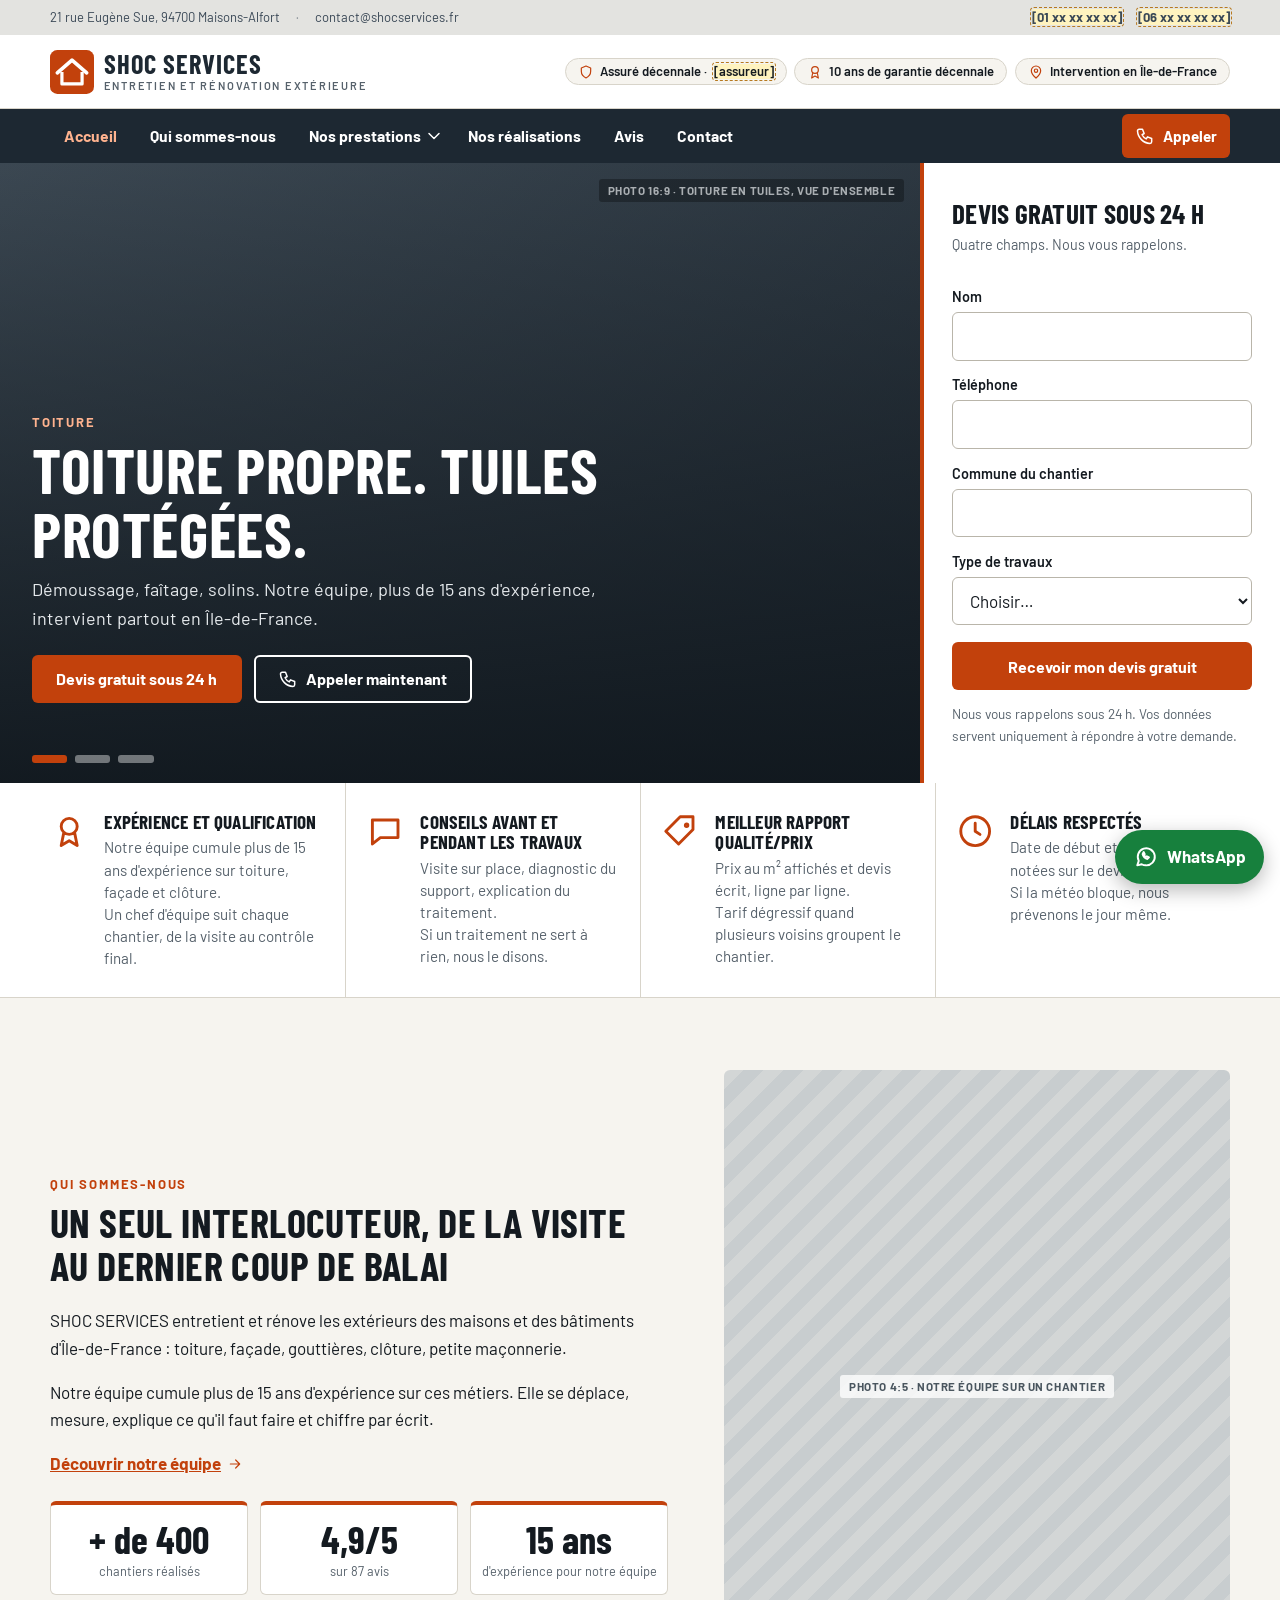
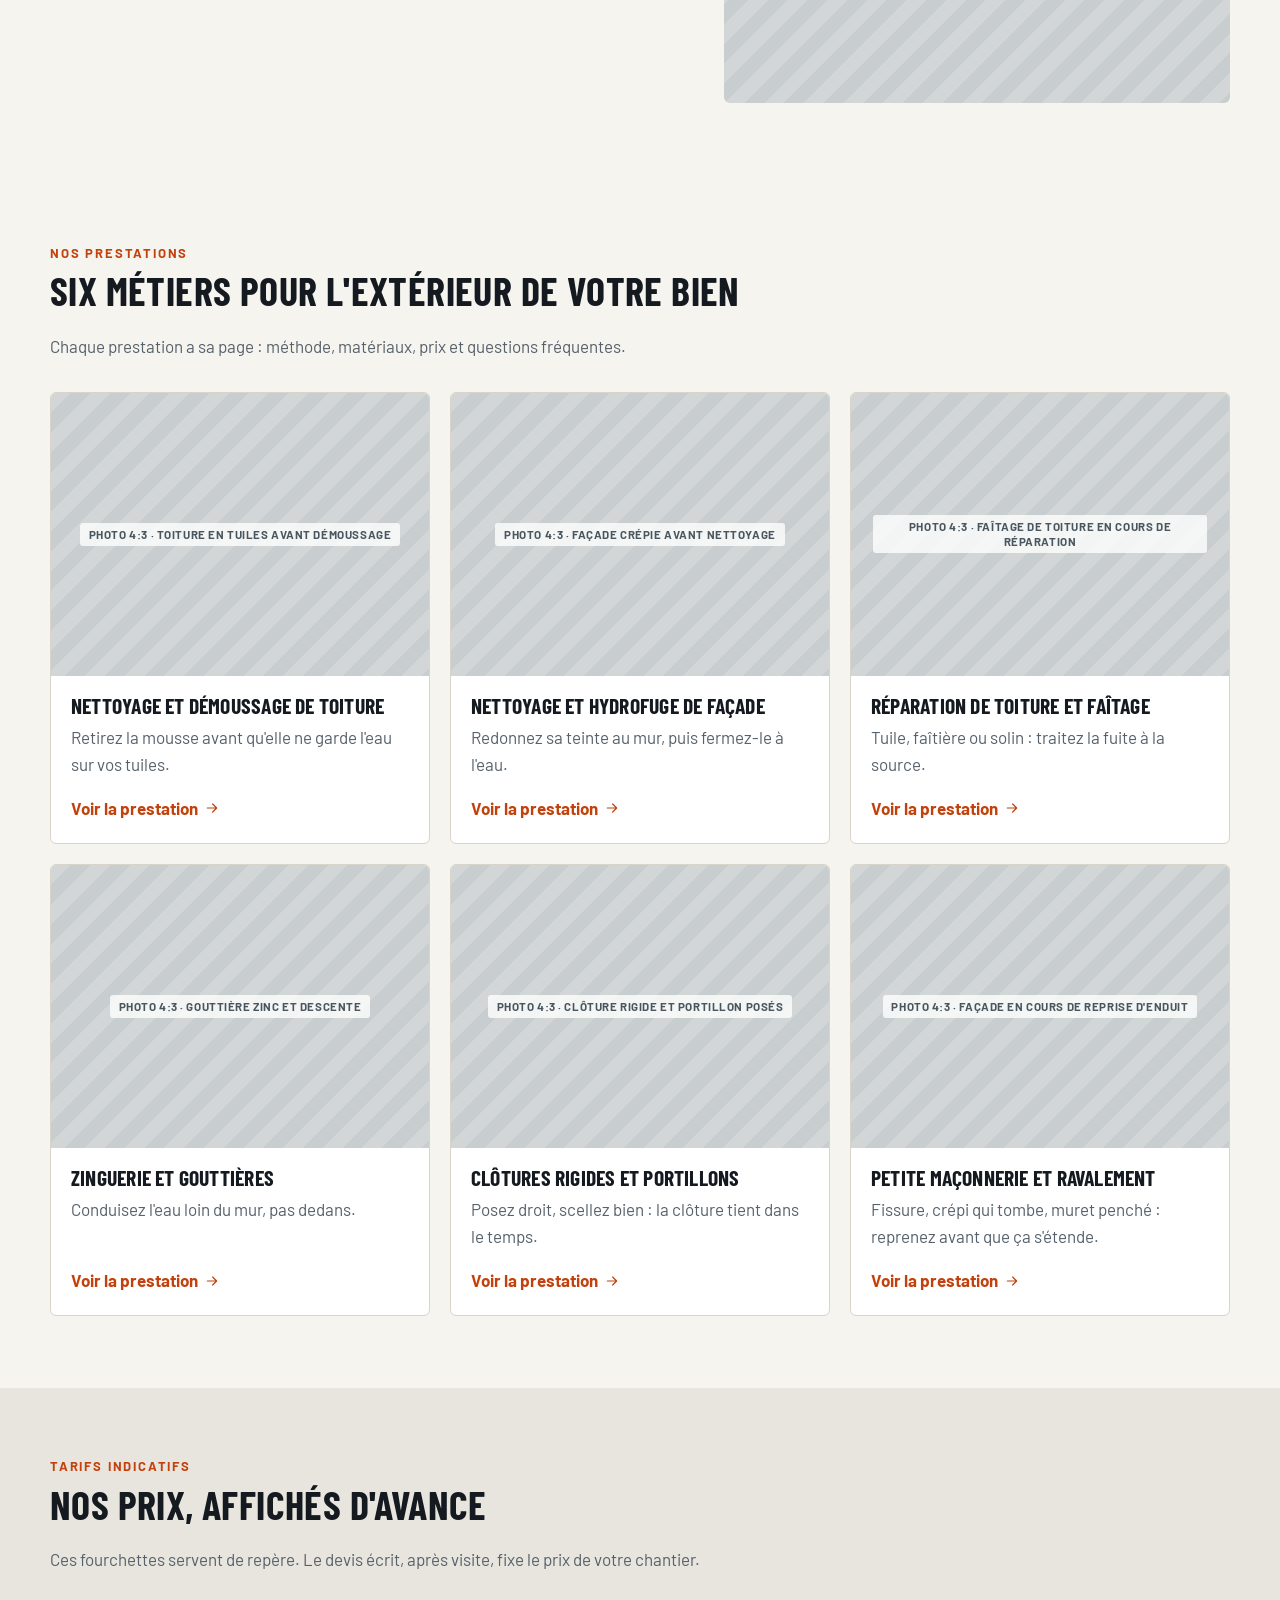
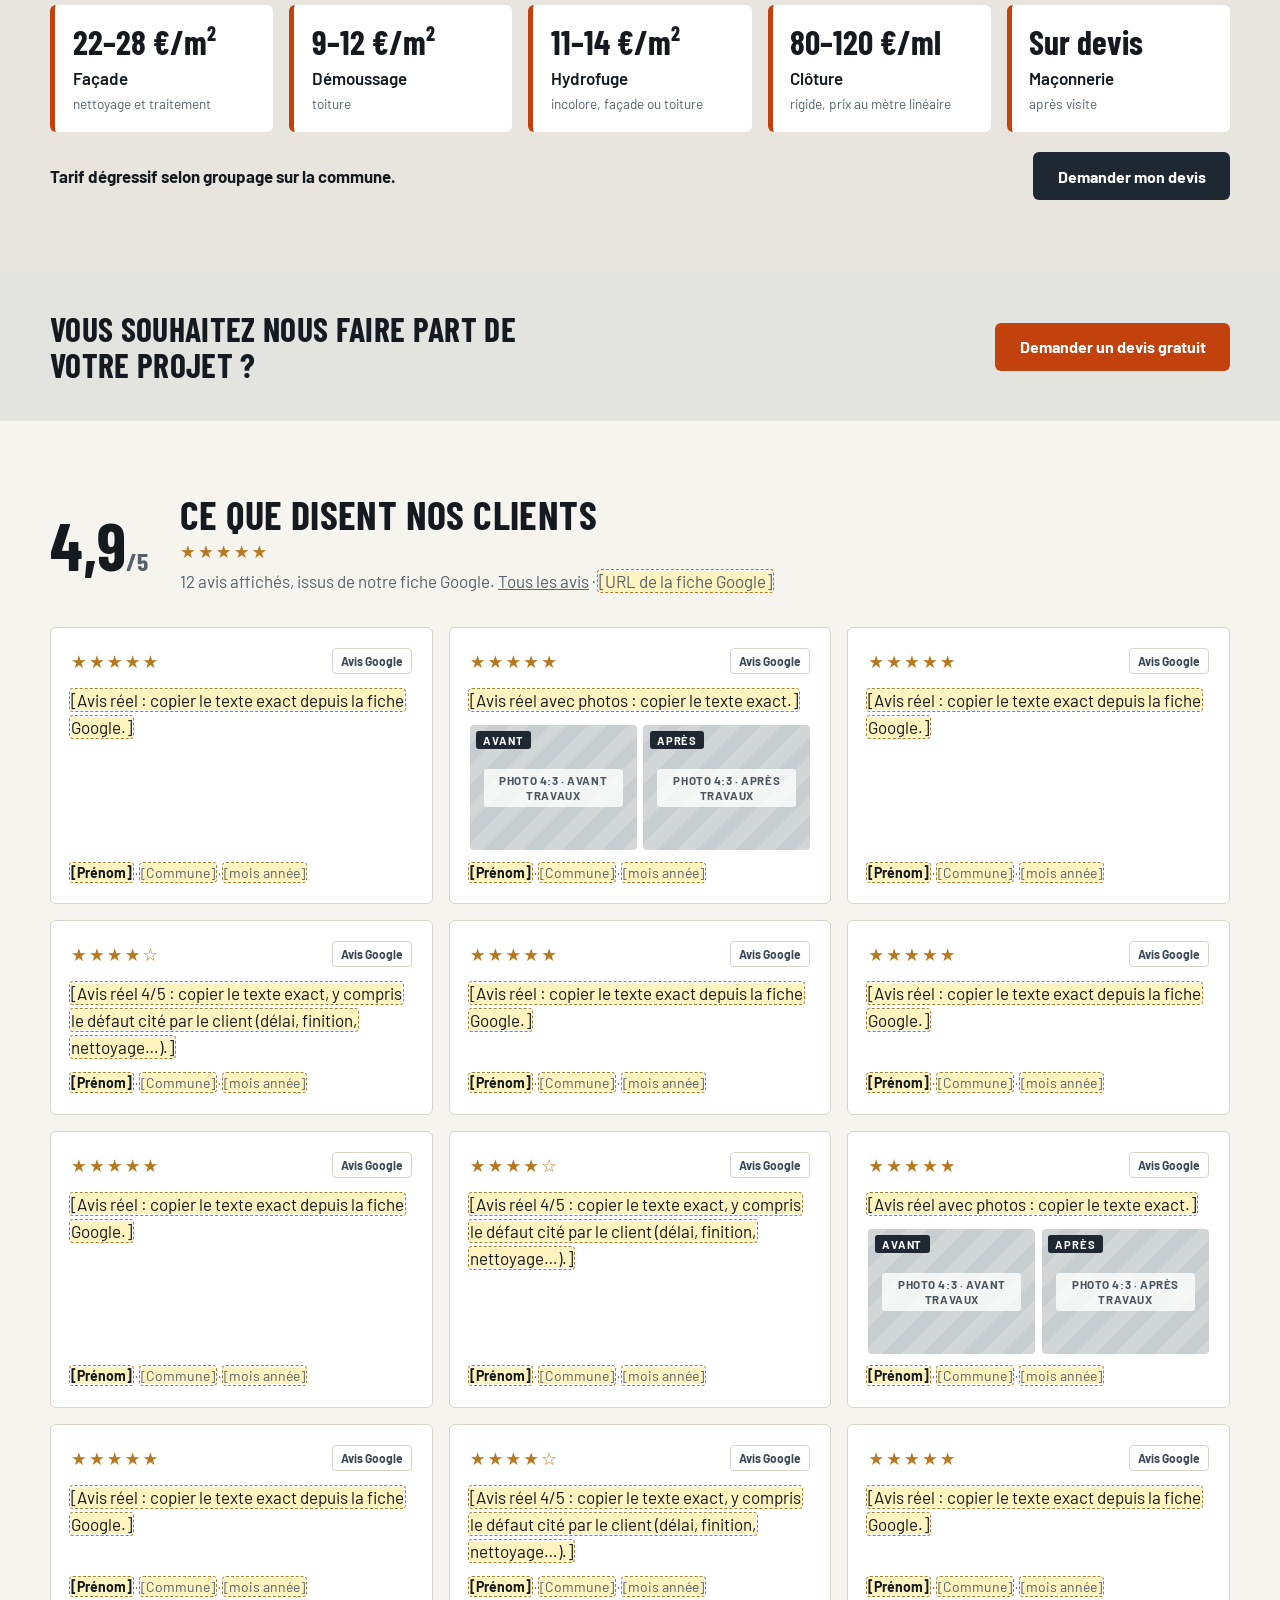
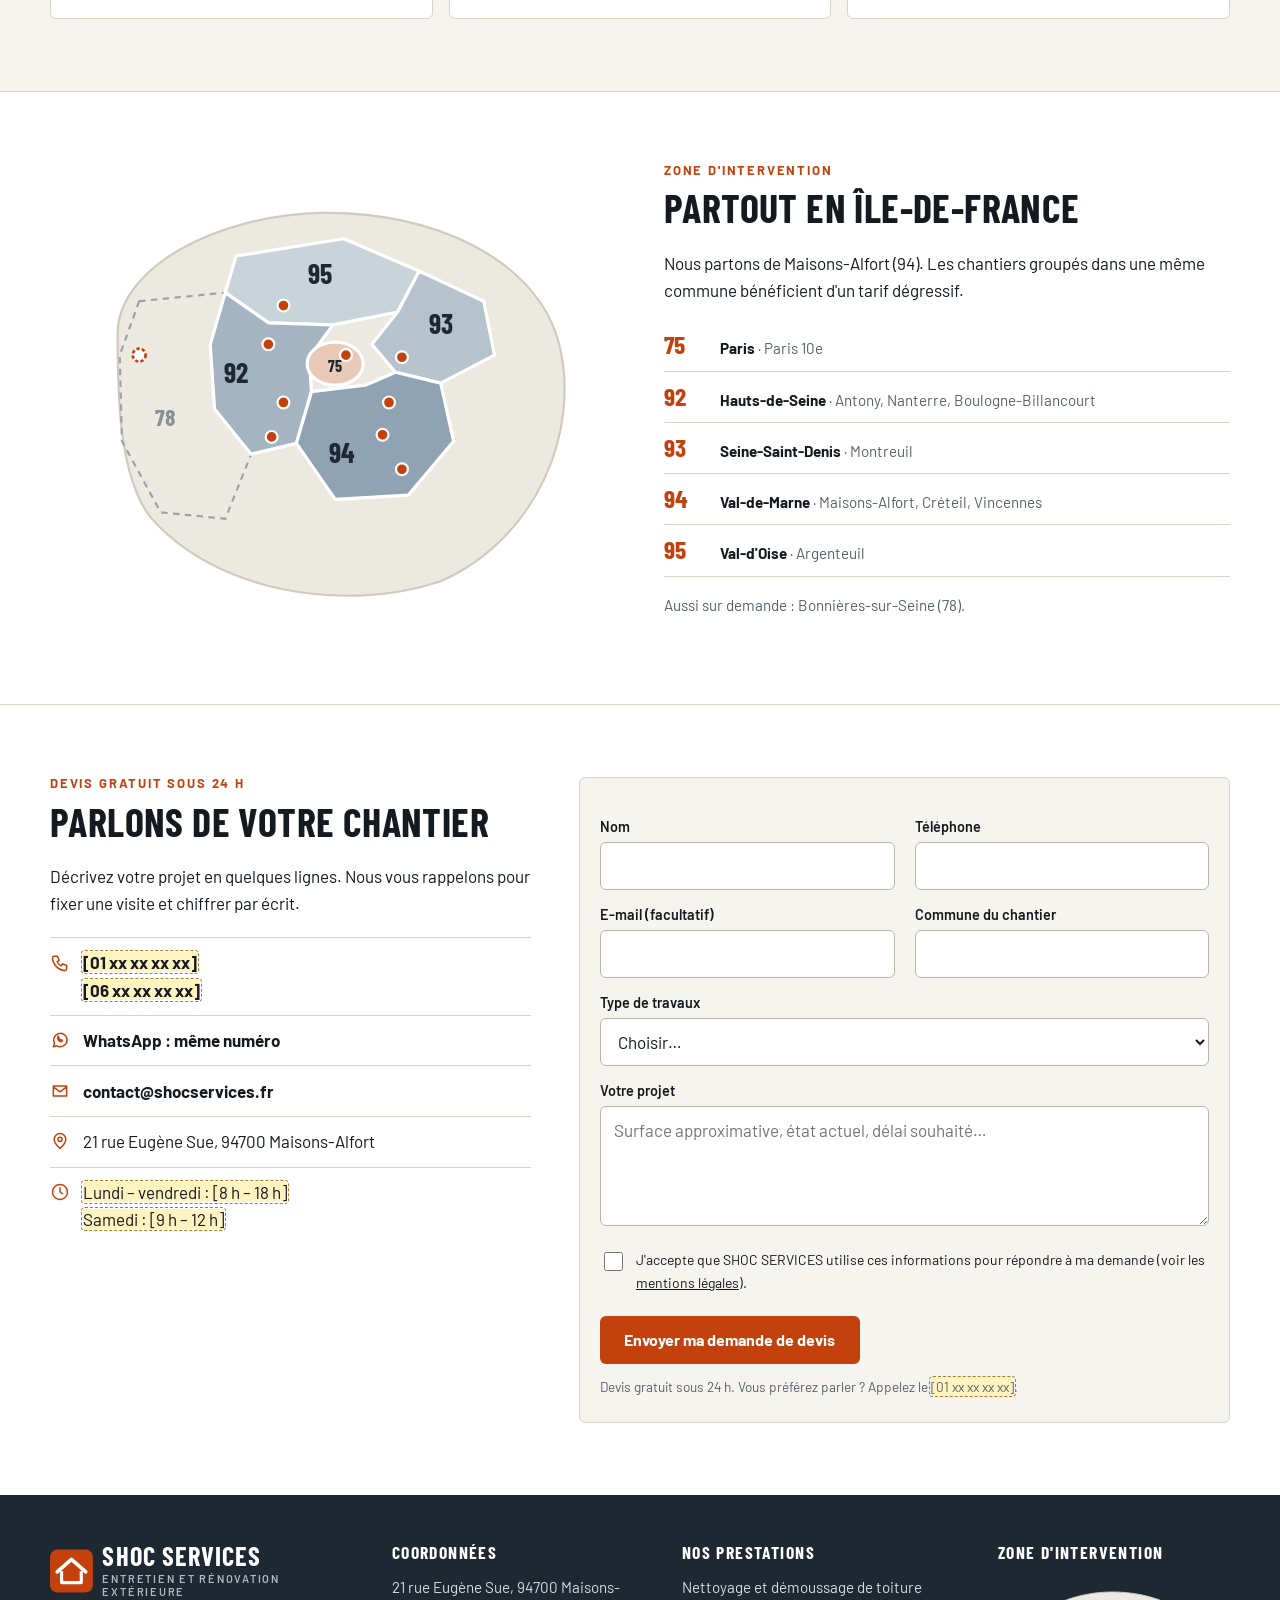
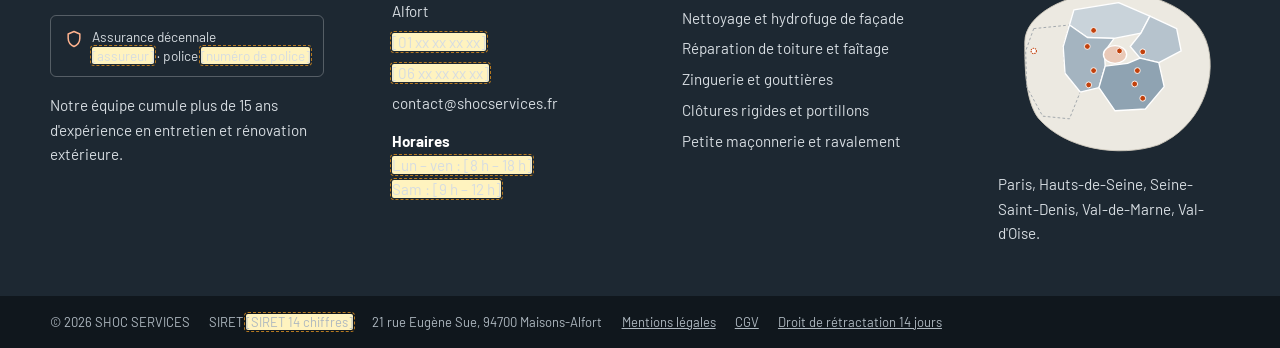
<file: index.html>
<!DOCTYPE html>
<html lang="fr">
<head>
<meta charset="utf-8">
<meta name="viewport" content="width=device-width, initial-scale=1">
<title>Nettoyage façade Antony, démoussage toiture 92 | SHOC SERVICES</title>
<meta name="description" content="Entretien et rénovation extérieure en Île-de-France : nettoyage de façade à Antony, démoussage de toiture dans le 92, clôture rigide. Devis gratuit sous 24 h.">
<meta name="theme-color" content="#1d2832">
<meta property="og:type" content="website">
<meta property="og:title" content="Nettoyage façade Antony, démoussage toiture 92 | SHOC SERVICES">
<meta property="og:description" content="Entretien et rénovation extérieure en Île-de-France : nettoyage de façade à Antony, démoussage de toiture dans le 92, clôture rigide. Devis gratuit sous 24 h.">
<meta property="og:locale" content="fr_FR">
<!-- PERSONNALISER : ajouter <link rel="canonical" href="https://www.VOTRE-DOMAINE.fr/{page}"> et une image og:image -->
<link rel="icon" href="favicon.svg" type="image/svg+xml">
<link rel="preconnect" href="https://fonts.googleapis.com">
<link rel="preconnect" href="https://fonts.gstatic.com" crossorigin>
<!-- Seule dépendance externe : Google Fonts. Pour être 100 % conforme RGPD, hébergez les polices sur votre serveur. -->
<link href="https://fonts.googleapis.com/css2?family=Barlow+Condensed:wght@600;700&family=Barlow:wght@400;500;600;700&display=swap" rel="stylesheet">
<link rel="stylesheet" href="style.css">
<!-- Données structurées (SEO local). À COMPLÉTER : téléphone, URL. Pas de note agrégée ici tant que les avis ne sont pas vérifiés. -->
<script type="application/ld+json">
{"@context":"https://schema.org","@type":"HomeAndConstructionBusiness","name":"SHOC SERVICES",
"description":"Entretien et rénovation extérieure en Île-de-France : façades, toitures, gouttières, clôtures, petite maçonnerie.",
"email":"contact@shocservices.fr","telephone":"+33XXXXXXXXX",
"address":{"@type":"PostalAddress","streetAddress":"21 rue Eugène Sue","postalCode":"94700","addressLocality":"Maisons-Alfort","addressCountry":"FR"},
"areaServed":["Paris","Hauts-de-Seine","Seine-Saint-Denis","Val-de-Marne","Val-d'Oise"]}
</script>
</head>
<body>
<a class="skip" href="#contenu">Aller au contenu</a>
<!-- 1. BANDEAU GRIS : adresse · mail · deux téléphones à droite -->
<div class="topbar">
  <div class="wrap">
    <div class="topbar-left">
      <span class="topbar-addr">21 rue Eugène Sue, 94700 Maisons-Alfort</span><span class="sep" aria-hidden="true">·</span>
      <a href="mailto:contact@shocservices.fr">contact@shocservices.fr</a>
    </div>
    <div class="topbar-right">
      <a href="tel:+33XXXXXXXXX"><span class="todo">[01 xx xx xx xx]</span></a>
      <a href="tel:+33XXXXXXXXX"><span class="todo">[06 xx xx xx xx]</span></a>
    </div>
  </div>
</div>
<!-- 2. EN-TÊTE : logo + 3 pastilles -->
<header class="site-head">
  <div class="wrap head-in">
    <a class="logo" href="index.html" aria-label="SHOC SERVICES, accueil"><svg viewBox="0 0 48 48" aria-hidden="true"><rect width="48" height="48" rx="8" fill="#c2410c"/><path d="M8 25L24 11l16 14" fill="none" stroke="#fff" stroke-width="4" stroke-linecap="round" stroke-linejoin="round"/><path d="M13 24v13h22V24" fill="none" stroke="#fff" stroke-width="3.5" stroke-linejoin="round"/></svg><span class="logo-txt">SHOC SERVICES<small>Entretien et rénovation extérieure</small></span></a>
    <ul class="pills" aria-label="Nos garanties">
      <li class="pill"><svg class="ic" viewBox="0 0 24 24" aria-hidden="true" fill="none" stroke="currentColor" stroke-width="1.8" stroke-linecap="round" stroke-linejoin="round"><path d="M12 3l7 3v5c0 5-3.2 8.2-7 10-3.8-1.8-7-5-7-10V6z"/></svg>Assuré décennale · <span class="todo">[assureur]</span></li>
      <li class="pill"><svg class="ic" viewBox="0 0 24 24" aria-hidden="true" fill="none" stroke="currentColor" stroke-width="1.8" stroke-linecap="round" stroke-linejoin="round"><path d="M12 4a5 5 0 100 10 5 5 0 000-10z M8.5 13.5L7 21l5-3 5 3-1.5-7.5"/></svg>10 ans de garantie décennale</li>
      <li class="pill"><svg class="ic" viewBox="0 0 24 24" aria-hidden="true" fill="none" stroke="currentColor" stroke-width="1.8" stroke-linecap="round" stroke-linejoin="round"><path d="M12 21s7-6.2 7-11a7 7 0 10-14 0c0 4.8 7 11 7 11z M12 7.5a2.5 2.5 0 100 5 2.5 2.5 0 000-5z"/></svg>Intervention en Île-de-France</li>
    </ul>
  </div>
</header>
<!-- 3. MENU FIXE (reste en haut de l'écran au défilement) -->
<nav class="nav" id="menu" aria-label="Navigation principale">
  <div class="wrap nav-in">
    <button class="nav-burger" id="burger" type="button" aria-expanded="false" aria-controls="navlist"><svg class="ic" viewBox="0 0 24 24" aria-hidden="true" fill="none" stroke="currentColor" stroke-width="1.8" stroke-linecap="round" stroke-linejoin="round"><path d="M4 7h16M4 12h16M4 17h16"/></svg>Menu</button>
    <a class="nav-call" href="tel:+33XXXXXXXXX" aria-label="Appeler maintenant"><svg class="ic" viewBox="0 0 24 24" aria-hidden="true" fill="none" stroke="currentColor" stroke-width="1.8" stroke-linecap="round" stroke-linejoin="round"><path d="M5 4h4l2 5-2.5 1.5a11 11 0 005 5L15 13l5 2v4a2 2 0 01-2 2A16 16 0 013 6a2 2 0 012-2z"/></svg><span>Appeler</span></a>
    <ul class="nav-list" id="navlist">
      <li><a href="index.html" aria-current="page">Accueil</a></li>
      <li><a href="qui-sommes-nous.html">Qui sommes-nous</a></li>
      <li class="has-sub">
        <div class="row"><a href="index.html#prestations">Nos prestations</a>
        <button class="sub-toggle" type="button" aria-expanded="false" aria-label="Afficher les 6 prestations"><svg class="ic" viewBox="0 0 24 24" aria-hidden="true" fill="none" stroke="currentColor" stroke-width="1.8" stroke-linecap="round" stroke-linejoin="round"><path d="M6 9l6 6 6-6"/></svg></button></div>
        <ul class="sub"><li><a href="demoussage-toiture.html">Nettoyage et démoussage de toiture</a></li><li><a href="nettoyage-facade.html">Nettoyage et hydrofuge de façade</a></li><li><a href="reparation-toiture-faitage.html">Réparation de toiture et faîtage</a></li><li><a href="zinguerie-gouttieres.html">Zinguerie et gouttières</a></li><li><a href="clotures-rigides-portillons.html">Clôtures rigides et portillons</a></li><li><a href="petite-maconnerie-ravalement.html">Petite maçonnerie et ravalement</a></li></ul>
      </li>
      <li><a href="realisations.html">Nos réalisations</a></li>
      <li><a href="avis.html">Avis</a></li>
      <li><a href="contact.html">Contact</a></li>
    </ul>
  </div>
</nav>
<main id="contenu">
<!-- 4. HERO : carrousel de 3 slides + encart vertical à droite -->
<section class="hero" aria-label="Entretien et rénovation extérieure en Île-de-France">
  <div class="hero-grid">
    <div class="slides" aria-roledescription="carrousel">
      <article class="slide is-active" aria-label="Diapositive 1 sur 3">
        <!-- IMAGE 16:9 (1600×900 px) → <img src="img/hero-toiture.jpg" width="1600" height="900" alt="Toiture en tuiles, vue d'ensemble" loading="lazy" class="cover"> -->
<div class="ph" style="--r:16/9" role="img" aria-label="Toiture en tuiles, vue d'ensemble"><span>Photo 16:9 · Toiture en tuiles, vue d'ensemble</span></div>
        <div class="slide-txt"><span class="kicker">Toiture</span>
          <h1 class="slide-title">Toiture propre. Tuiles protégées.</h1><p class="slide-sub">Démoussage, faîtage, solins. Notre équipe, plus de 15 ans d'expérience, intervient partout en Île-de-France.</p>
          <div class="btn-row"><a class="btn btn-primary" href="#devis">Devis gratuit sous 24 h</a>
          <a class="btn btn-ghost" href="tel:+33XXXXXXXXX"><svg class="ic" viewBox="0 0 24 24" aria-hidden="true" fill="none" stroke="currentColor" stroke-width="1.8" stroke-linecap="round" stroke-linejoin="round"><path d="M5 4h4l2 5-2.5 1.5a11 11 0 005 5L15 13l5 2v4a2 2 0 01-2 2A16 16 0 013 6a2 2 0 012-2z"/></svg>Appeler maintenant</a></div></div>
      </article>
      <article class="slide" aria-label="Diapositive 2 sur 3">
        <!-- IMAGE 16:9 (1600×900 px) → <img src="img/hero-facade.jpg" width="1600" height="900" alt="Façade crépie après nettoyage" loading="lazy" class="cover"> -->
<div class="ph" style="--r:16/9" role="img" aria-label="Façade crépie après nettoyage"><span>Photo 16:9 · Façade crépie après nettoyage</span></div>
        <div class="slide-txt"><span class="kicker">Façade</span>
          <h2 class="slide-title">Façade nettoyée. Mur fermé à l'eau.</h2><p class="slide-sub">Fongicide, brossage, rinçage haute pression, hydrofuge incolore. Le résultat se voit, la protection reste.</p>
          <div class="btn-row"><a class="btn btn-primary" href="#devis">Devis gratuit sous 24 h</a>
          <a class="btn btn-ghost" href="tel:+33XXXXXXXXX"><svg class="ic" viewBox="0 0 24 24" aria-hidden="true" fill="none" stroke="currentColor" stroke-width="1.8" stroke-linecap="round" stroke-linejoin="round"><path d="M5 4h4l2 5-2.5 1.5a11 11 0 005 5L15 13l5 2v4a2 2 0 01-2 2A16 16 0 013 6a2 2 0 012-2z"/></svg>Appeler maintenant</a></div></div>
      </article>
      <article class="slide" aria-label="Diapositive 3 sur 3">
        <!-- IMAGE 16:9 (1600×900 px) → <img src="img/hero-cloture.jpg" width="1600" height="900" alt="Clôture rigide et portillon" loading="lazy" class="cover"> -->
<div class="ph" style="--r:16/9" role="img" aria-label="Clôture rigide et portillon"><span>Photo 16:9 · Clôture rigide et portillon</span></div>
        <div class="slide-txt"><span class="kicker">Clôture</span>
          <h2 class="slide-title">Clôture droite. Poteaux scellés.</h2><p class="slide-sub">Clôtures rigides et portillons posés au cordeau. Le prix au mètre linéaire est annoncé avant le chantier.</p>
          <div class="btn-row"><a class="btn btn-primary" href="#devis">Devis gratuit sous 24 h</a>
          <a class="btn btn-ghost" href="tel:+33XXXXXXXXX"><svg class="ic" viewBox="0 0 24 24" aria-hidden="true" fill="none" stroke="currentColor" stroke-width="1.8" stroke-linecap="round" stroke-linejoin="round"><path d="M5 4h4l2 5-2.5 1.5a11 11 0 005 5L15 13l5 2v4a2 2 0 01-2 2A16 16 0 013 6a2 2 0 012-2z"/></svg>Appeler maintenant</a></div></div>
      </article>
      <div class="dots"><button type="button" aria-label="Aller à la diapositive 1" aria-current="true"></button><button type="button" aria-label="Aller à la diapositive 2"></button><button type="button" aria-label="Aller à la diapositive 3"></button></div>
    </div>
    <aside class="hero-aside" aria-labelledby="aside-t">
      <h2 id="aside-t">Devis gratuit sous 24 h</h2>
      <p class="note">Quatre champs. Nous vous rappelons.</p>
      <form class="form" action="https://formspree.io/f/[ID_FORMSPREE]" method="POST">
      <input type="hidden" name="_subject" value="Demande de devis — site SHOC SERVICES">
      <input class="hp" type="text" name="_gotcha" tabindex="-1" autocomplete="off" aria-hidden="true">
      <label for="f1-nom">Nom</label>
      <input id="f1-nom" name="nom" type="text" autocomplete="name" required>
      <label for="f1-tel">Téléphone</label>
      <input id="f1-tel" name="telephone" type="tel" inputmode="tel" autocomplete="tel" required>
      <label for="f1-commune">Commune du chantier</label>
      <input id="f1-commune" name="commune" type="text" autocomplete="address-level2" required>
      <label for="f1-type">Type de travaux</label>
      <select id="f1-type" name="type_travaux" required><option value="" selected disabled>Choisir…</option><option>Nettoyage et démoussage de toiture</option><option>Nettoyage et hydrofuge de façade</option><option>Réparation de toiture et faîtage</option><option>Zinguerie et gouttières</option><option>Clôtures rigides et portillons</option><option>Petite maçonnerie et ravalement</option><option>Autre ou je ne sais pas</option></select>
      <button class="btn btn-primary btn-block" type="submit">Recevoir mon devis gratuit</button>
      <p class="fine">Nous vous rappelons sous 24 h. Vos données servent uniquement à répondre à votre demande.</p>
    </form>
    </aside>
  </div>
</section><!-- 5. BANDEAU DE 4 ARGUMENTS -->
<!-- À VÉRIFIER : chaque engagement ci-dessus doit être tenu par l'entreprise (qualifications, délais, groupage). -->
<section class="args" aria-label="Nos engagements"><div class="wrap args-grid"><div class="arg"><svg class="ic" viewBox="0 0 24 24" aria-hidden="true" fill="none" stroke="currentColor" stroke-width="1.8" stroke-linecap="round" stroke-linejoin="round"><path d="M12 4a5 5 0 100 10 5 5 0 000-10z M8.5 13.5L7 21l5-3 5 3-1.5-7.5"/></svg><div><h3>Expérience et qualification</h3><p>Notre équipe cumule plus de 15 ans d'expérience sur toiture, façade et clôture.<br>Un chef d'équipe suit chaque chantier, de la visite au contrôle final.</p></div></div><div class="arg"><svg class="ic" viewBox="0 0 24 24" aria-hidden="true" fill="none" stroke="currentColor" stroke-width="1.8" stroke-linecap="round" stroke-linejoin="round"><path d="M4 5h16v11H9l-5 4z"/></svg><div><h3>Conseils avant et pendant les travaux</h3><p>Visite sur place, diagnostic du support, explication du traitement.<br>Si un traitement ne sert à rien, nous le disons.</p></div></div><div class="arg"><svg class="ic" viewBox="0 0 24 24" aria-hidden="true" fill="none" stroke="currentColor" stroke-width="1.8" stroke-linecap="round" stroke-linejoin="round"><path d="M3 12l9-9h8v8l-9 9z M16 7.5a.8.8 0 100 1.6.8.8 0 000-1.6z"/></svg><div><h3>Meilleur rapport qualité/prix</h3><p>Prix au m² affichés et devis écrit, ligne par ligne.<br>Tarif dégressif quand plusieurs voisins groupent le chantier.</p></div></div><div class="arg"><svg class="ic" viewBox="0 0 24 24" aria-hidden="true" fill="none" stroke="currentColor" stroke-width="1.8" stroke-linecap="round" stroke-linejoin="round"><path d="M12 3a9 9 0 100 18 9 9 0 000-18z M12 7v5l3 2"/></svg><div><h3>Délais respectés</h3><p>Date de début et durée prévue notées sur le devis.<br>Si la météo bloque, nous prévenons le jour même.</p></div></div></div></section><!-- 6. QUI SOMMES-NOUS : texte à gauche, photo à droite, 3 compteurs -->
<section class="section" aria-labelledby="qsn-t">
  <div class="wrap about">
    <div>
      <span class="kicker">Qui sommes-nous</span>
      <h2 id="qsn-t">Un seul interlocuteur, de la visite au dernier coup de balai</h2>
      <p>SHOC SERVICES entretient et rénove les extérieurs des maisons et des bâtiments d'Île-de-France&nbsp;: toiture, façade, gouttières, clôture, petite maçonnerie.</p>
      <p>Notre équipe cumule plus de 15 ans d'expérience sur ces métiers. Elle se déplace, mesure, explique ce qu'il faut faire et chiffre par écrit.</p>
      <p><a class="more" href="qui-sommes-nous.html">Découvrir notre équipe <svg class="ic" viewBox="0 0 24 24" aria-hidden="true" fill="none" stroke="currentColor" stroke-width="1.8" stroke-linecap="round" stroke-linejoin="round"><path d="M5 12h14M13 6l6 6-6 6"/></svg></a></p>
      <!-- COMPTEURS : afficher uniquement des chiffres exacts et vérifiables (fiche Google, registre de chantiers). -->
      <div class="counters">
        <div class="counter"><b>+&nbsp;de&nbsp;400</b><span>chantiers réalisés</span></div>
        <div class="counter"><b>4,9/5</b><span>sur 87 avis</span></div>
        <div class="counter"><b>15&nbsp;ans</b><span>d'expérience pour notre équipe</span></div>
      </div>
    </div>
    <div class="about-photo"><!-- IMAGE 4:5 (1000×1250 px) → <img src="img/equipe-chantier.jpg" width="1000" height="1250" alt="Notre équipe sur un chantier" loading="lazy" class="cover"> -->
<div class="ph" style="--r:4/5" role="img" aria-label="Notre équipe sur un chantier"><span>Photo 4:5 · Notre équipe sur un chantier</span></div></div>
  </div>
</section><!-- 7. GRILLE DE 6 PRESTATIONS (chaque carte mène à sa page) -->
<section class="section" id="prestations" aria-labelledby="prest-t">
  <div class="wrap">
    <div class="section-head"><span class="kicker">Nos prestations</span><h2 id="prest-t">Six métiers pour l'extérieur de votre bien</h2>
    <p>Chaque prestation a sa page&nbsp;: méthode, matériaux, prix et questions fréquentes.</p></div>
    <div class="svc-grid"><a class="svc-card" href="demoussage-toiture.html"><!-- IMAGE 4:3 (1600×1200 px) → <img src="img/demoussage-toiture.jpg" width="1600" height="1200" alt="Toiture en tuiles avant démoussage" loading="lazy" class="cover"> -->
<div class="ph" style="--r:4/3" role="img" aria-label="Toiture en tuiles avant démoussage"><span>Photo 4:3 · Toiture en tuiles avant démoussage</span></div>
      <div class="svc-body"><h3>Nettoyage et démoussage de toiture</h3><p>Retirez la mousse avant qu'elle ne garde l'eau sur vos tuiles.</p><span class="more">Voir la prestation <svg class="ic" viewBox="0 0 24 24" aria-hidden="true" fill="none" stroke="currentColor" stroke-width="1.8" stroke-linecap="round" stroke-linejoin="round"><path d="M5 12h14M13 6l6 6-6 6"/></svg></span></div></a><a class="svc-card" href="nettoyage-facade.html"><!-- IMAGE 4:3 (1600×1200 px) → <img src="img/nettoyage-facade.jpg" width="1600" height="1200" alt="Façade crépie avant nettoyage" loading="lazy" class="cover"> -->
<div class="ph" style="--r:4/3" role="img" aria-label="Façade crépie avant nettoyage"><span>Photo 4:3 · Façade crépie avant nettoyage</span></div>
      <div class="svc-body"><h3>Nettoyage et hydrofuge de façade</h3><p>Redonnez sa teinte au mur, puis fermez-le à l'eau.</p><span class="more">Voir la prestation <svg class="ic" viewBox="0 0 24 24" aria-hidden="true" fill="none" stroke="currentColor" stroke-width="1.8" stroke-linecap="round" stroke-linejoin="round"><path d="M5 12h14M13 6l6 6-6 6"/></svg></span></div></a><a class="svc-card" href="reparation-toiture-faitage.html"><!-- IMAGE 4:3 (1600×1200 px) → <img src="img/reparation-toiture-faitage.jpg" width="1600" height="1200" alt="Faîtage de toiture en cours de réparation" loading="lazy" class="cover"> -->
<div class="ph" style="--r:4/3" role="img" aria-label="Faîtage de toiture en cours de réparation"><span>Photo 4:3 · Faîtage de toiture en cours de réparation</span></div>
      <div class="svc-body"><h3>Réparation de toiture et faîtage</h3><p>Tuile, faîtière ou solin&nbsp;: traitez la fuite à la source.</p><span class="more">Voir la prestation <svg class="ic" viewBox="0 0 24 24" aria-hidden="true" fill="none" stroke="currentColor" stroke-width="1.8" stroke-linecap="round" stroke-linejoin="round"><path d="M5 12h14M13 6l6 6-6 6"/></svg></span></div></a><a class="svc-card" href="zinguerie-gouttieres.html"><!-- IMAGE 4:3 (1600×1200 px) → <img src="img/zinguerie-gouttieres.jpg" width="1600" height="1200" alt="Gouttière zinc et descente" loading="lazy" class="cover"> -->
<div class="ph" style="--r:4/3" role="img" aria-label="Gouttière zinc et descente"><span>Photo 4:3 · Gouttière zinc et descente</span></div>
      <div class="svc-body"><h3>Zinguerie et gouttières</h3><p>Conduisez l'eau loin du mur, pas dedans.</p><span class="more">Voir la prestation <svg class="ic" viewBox="0 0 24 24" aria-hidden="true" fill="none" stroke="currentColor" stroke-width="1.8" stroke-linecap="round" stroke-linejoin="round"><path d="M5 12h14M13 6l6 6-6 6"/></svg></span></div></a><a class="svc-card" href="clotures-rigides-portillons.html"><!-- IMAGE 4:3 (1600×1200 px) → <img src="img/clotures-rigides-portillons.jpg" width="1600" height="1200" alt="Clôture rigide et portillon posés" loading="lazy" class="cover"> -->
<div class="ph" style="--r:4/3" role="img" aria-label="Clôture rigide et portillon posés"><span>Photo 4:3 · Clôture rigide et portillon posés</span></div>
      <div class="svc-body"><h3>Clôtures rigides et portillons</h3><p>Posez droit, scellez bien&nbsp;: la clôture tient dans le temps.</p><span class="more">Voir la prestation <svg class="ic" viewBox="0 0 24 24" aria-hidden="true" fill="none" stroke="currentColor" stroke-width="1.8" stroke-linecap="round" stroke-linejoin="round"><path d="M5 12h14M13 6l6 6-6 6"/></svg></span></div></a><a class="svc-card" href="petite-maconnerie-ravalement.html"><!-- IMAGE 4:3 (1600×1200 px) → <img src="img/petite-maconnerie-ravalement.jpg" width="1600" height="1200" alt="Façade en cours de reprise d'enduit" loading="lazy" class="cover"> -->
<div class="ph" style="--r:4/3" role="img" aria-label="Façade en cours de reprise d'enduit"><span>Photo 4:3 · Façade en cours de reprise d'enduit</span></div>
      <div class="svc-body"><h3>Petite maçonnerie et ravalement</h3><p>Fissure, crépi qui tombe, muret penché&nbsp;: reprenez avant que ça s'étende.</p><span class="more">Voir la prestation <svg class="ic" viewBox="0 0 24 24" aria-hidden="true" fill="none" stroke="currentColor" stroke-width="1.8" stroke-linecap="round" stroke-linejoin="round"><path d="M5 12h14M13 6l6 6-6 6"/></svg></span></div></a></div>
  </div>
</section><!-- 8. FOURCHETTES DE PRIX -->
<!-- À CONFIRMER : HT ou TTC, et ce que couvre chaque tarif (fournitures, évacuation, accès). -->
<section class="section prices" aria-labelledby="prix-t">
  <div class="wrap">
    <div class="section-head"><span class="kicker">Tarifs indicatifs</span><h2 id="prix-t">Nos prix, affichés d'avance</h2>
    <p>Ces fourchettes servent de repère. Le devis écrit, après visite, fixe le prix de votre chantier.</p></div>
    <div class="price-grid">
      <div class="price"><b>22–28&nbsp;€/m²</b><span>Façade</span><small>nettoyage et traitement</small></div>
      <div class="price"><b>9–12&nbsp;€/m²</b><span>Démoussage</span><small>toiture</small></div>
      <div class="price"><b>11–14&nbsp;€/m²</b><span>Hydrofuge</span><small>incolore, façade ou toiture</small></div>
      <div class="price"><b>80–120&nbsp;€/ml</b><span>Clôture</span><small>rigide, prix au mètre linéaire</small></div>
      <div class="price"><b>Sur devis</b><span>Maçonnerie</span><small>après visite</small></div>
    </div>
    <div class="price-note"><strong>Tarif dégressif selon groupage sur la commune.</strong>
    <a class="btn btn-dark" href="#devis">Demander mon devis</a></div>
  </div>
</section><!-- 9. BANDEAU CTA GRIS PLEINE LARGEUR -->
<section class="cta-band" aria-label="Demander un devis">
  <div class="wrap cta-in">
    <h2>Vous souhaitez nous faire part de votre projet&nbsp;?</h2>
    <a class="btn btn-primary" href="#devis">Demander un devis gratuit</a>
  </div>
</section>
<!-- 10. MUR D'AVIS -->
<!-- IMPORTANT : ne publier que de VRAIS avis, copiés tels quels depuis la fiche Google.
     Étaler les dates sur 14 mois (du plus récent au plus ancien). 3 avis à 4/5 citent un défaut réel (n° 4, 8, 11). 2 avis ont une paire avant/après (n° 2, 9).
     Remplacer le badge « Avis Google » par le logo officiel, en respectant la charte de marque de Google.
     Retirer la note 4,9/5 si elle ne correspond pas à la fiche Google au jour de la mise en ligne. -->
<section class="section" id="avis" aria-labelledby="avis-t">
  <div class="wrap">
    <div class="score">
      <div class="score-big">4,9<small>/5</small></div>
      <div><h2 id="avis-t" style="margin:0">Ce que disent nos clients</h2>
        <div class="stars" role="img" aria-label="4,9 sur 5">★★★★★</div>
        <p style="margin:.2rem 0 0;color:var(--muted)">12 avis affichés, issus de notre fiche Google. <a href="avis.html">Tous les avis</a> · <span class="todo">[URL de la fiche Google]</span></p></div>
    </div>
    <div class="review-wall"><!-- AVIS 1 : 5/5. Remplacer chaque champ [entre crochets] par les données de l'avis publié. -->
    <article class="review">
      <header><span class="stars" role="img" aria-label="5 sur 5">★★★★★</span><span class="g-badge">Avis Google</span></header>
      <blockquote><span class="todo">[Avis réel&nbsp;: copier le texte exact depuis la fiche Google.]</span></blockquote>
      
      <footer><strong><span class="todo">[Prénom]</span></strong> · <span class="todo">[Commune]</span> · <time><span class="todo">[mois année]</span></time></footer>
    </article><!-- AVIS 2 : avis avec paire avant/après. Photos fournies par le client ou prises sur son chantier, avec son accord. -->
    <article class="review">
      <header><span class="stars" role="img" aria-label="5 sur 5">★★★★★</span><span class="g-badge">Avis Google</span></header>
      <blockquote><span class="todo">[Avis réel avec photos&nbsp;: copier le texte exact.]</span></blockquote>
      <div class="ba"><figure><figcaption>Avant</figcaption><!-- IMAGE 4:3 (1600×1200 px) → <img src="img/avis-2-avant.jpg" width="1600" height="1200" alt="Avant travaux" loading="lazy" class="cover"> -->
<div class="ph" style="--r:4/3" role="img" aria-label="Avant travaux"><span>Photo 4:3 · Avant travaux</span></div></figure><figure><figcaption>Après</figcaption><!-- IMAGE 4:3 (1600×1200 px) → <img src="img/avis-2-apres.jpg" width="1600" height="1200" alt="Après travaux" loading="lazy" class="cover"> -->
<div class="ph" style="--r:4/3" role="img" aria-label="Après travaux"><span>Photo 4:3 · Après travaux</span></div></figure></div>
      <footer><strong><span class="todo">[Prénom]</span></strong> · <span class="todo">[Commune]</span> · <time><span class="todo">[mois année]</span></time></footer>
    </article><!-- AVIS 3 : 5/5. Remplacer chaque champ [entre crochets] par les données de l'avis publié. -->
    <article class="review">
      <header><span class="stars" role="img" aria-label="5 sur 5">★★★★★</span><span class="g-badge">Avis Google</span></header>
      <blockquote><span class="todo">[Avis réel&nbsp;: copier le texte exact depuis la fiche Google.]</span></blockquote>
      
      <footer><strong><span class="todo">[Prénom]</span></strong> · <span class="todo">[Commune]</span> · <time><span class="todo">[mois année]</span></time></footer>
    </article><!-- AVIS 4 : 4/5 avec défaut réel. Ne rien adoucir : un défaut cité par un vrai client rassure. -->
    <article class="review">
      <header><span class="stars" role="img" aria-label="4 sur 5">★★★★☆</span><span class="g-badge">Avis Google</span></header>
      <blockquote><span class="todo">[Avis réel 4/5&nbsp;: copier le texte exact, y compris le défaut cité par le client (délai, finition, nettoyage…).]</span></blockquote>
      
      <footer><strong><span class="todo">[Prénom]</span></strong> · <span class="todo">[Commune]</span> · <time><span class="todo">[mois année]</span></time></footer>
    </article><!-- AVIS 5 : 5/5. Remplacer chaque champ [entre crochets] par les données de l'avis publié. -->
    <article class="review">
      <header><span class="stars" role="img" aria-label="5 sur 5">★★★★★</span><span class="g-badge">Avis Google</span></header>
      <blockquote><span class="todo">[Avis réel&nbsp;: copier le texte exact depuis la fiche Google.]</span></blockquote>
      
      <footer><strong><span class="todo">[Prénom]</span></strong> · <span class="todo">[Commune]</span> · <time><span class="todo">[mois année]</span></time></footer>
    </article><!-- AVIS 6 : 5/5. Remplacer chaque champ [entre crochets] par les données de l'avis publié. -->
    <article class="review">
      <header><span class="stars" role="img" aria-label="5 sur 5">★★★★★</span><span class="g-badge">Avis Google</span></header>
      <blockquote><span class="todo">[Avis réel&nbsp;: copier le texte exact depuis la fiche Google.]</span></blockquote>
      
      <footer><strong><span class="todo">[Prénom]</span></strong> · <span class="todo">[Commune]</span> · <time><span class="todo">[mois année]</span></time></footer>
    </article><!-- AVIS 7 : 5/5. Remplacer chaque champ [entre crochets] par les données de l'avis publié. -->
    <article class="review">
      <header><span class="stars" role="img" aria-label="5 sur 5">★★★★★</span><span class="g-badge">Avis Google</span></header>
      <blockquote><span class="todo">[Avis réel&nbsp;: copier le texte exact depuis la fiche Google.]</span></blockquote>
      
      <footer><strong><span class="todo">[Prénom]</span></strong> · <span class="todo">[Commune]</span> · <time><span class="todo">[mois année]</span></time></footer>
    </article><!-- AVIS 8 : 4/5 avec défaut réel. Ne rien adoucir : un défaut cité par un vrai client rassure. -->
    <article class="review">
      <header><span class="stars" role="img" aria-label="4 sur 5">★★★★☆</span><span class="g-badge">Avis Google</span></header>
      <blockquote><span class="todo">[Avis réel 4/5&nbsp;: copier le texte exact, y compris le défaut cité par le client (délai, finition, nettoyage…).]</span></blockquote>
      
      <footer><strong><span class="todo">[Prénom]</span></strong> · <span class="todo">[Commune]</span> · <time><span class="todo">[mois année]</span></time></footer>
    </article><!-- AVIS 9 : avis avec paire avant/après. Photos fournies par le client ou prises sur son chantier, avec son accord. -->
    <article class="review">
      <header><span class="stars" role="img" aria-label="5 sur 5">★★★★★</span><span class="g-badge">Avis Google</span></header>
      <blockquote><span class="todo">[Avis réel avec photos&nbsp;: copier le texte exact.]</span></blockquote>
      <div class="ba"><figure><figcaption>Avant</figcaption><!-- IMAGE 4:3 (1600×1200 px) → <img src="img/avis-9-avant.jpg" width="1600" height="1200" alt="Avant travaux" loading="lazy" class="cover"> -->
<div class="ph" style="--r:4/3" role="img" aria-label="Avant travaux"><span>Photo 4:3 · Avant travaux</span></div></figure><figure><figcaption>Après</figcaption><!-- IMAGE 4:3 (1600×1200 px) → <img src="img/avis-9-apres.jpg" width="1600" height="1200" alt="Après travaux" loading="lazy" class="cover"> -->
<div class="ph" style="--r:4/3" role="img" aria-label="Après travaux"><span>Photo 4:3 · Après travaux</span></div></figure></div>
      <footer><strong><span class="todo">[Prénom]</span></strong> · <span class="todo">[Commune]</span> · <time><span class="todo">[mois année]</span></time></footer>
    </article><!-- AVIS 10 : 5/5. Remplacer chaque champ [entre crochets] par les données de l'avis publié. -->
    <article class="review">
      <header><span class="stars" role="img" aria-label="5 sur 5">★★★★★</span><span class="g-badge">Avis Google</span></header>
      <blockquote><span class="todo">[Avis réel&nbsp;: copier le texte exact depuis la fiche Google.]</span></blockquote>
      
      <footer><strong><span class="todo">[Prénom]</span></strong> · <span class="todo">[Commune]</span> · <time><span class="todo">[mois année]</span></time></footer>
    </article><!-- AVIS 11 : 4/5 avec défaut réel. Ne rien adoucir : un défaut cité par un vrai client rassure. -->
    <article class="review">
      <header><span class="stars" role="img" aria-label="4 sur 5">★★★★☆</span><span class="g-badge">Avis Google</span></header>
      <blockquote><span class="todo">[Avis réel 4/5&nbsp;: copier le texte exact, y compris le défaut cité par le client (délai, finition, nettoyage…).]</span></blockquote>
      
      <footer><strong><span class="todo">[Prénom]</span></strong> · <span class="todo">[Commune]</span> · <time><span class="todo">[mois année]</span></time></footer>
    </article><!-- AVIS 12 : 5/5. Remplacer chaque champ [entre crochets] par les données de l'avis publié. -->
    <article class="review">
      <header><span class="stars" role="img" aria-label="5 sur 5">★★★★★</span><span class="g-badge">Avis Google</span></header>
      <blockquote><span class="todo">[Avis réel&nbsp;: copier le texte exact depuis la fiche Google.]</span></blockquote>
      
      <footer><strong><span class="todo">[Prénom]</span></strong> · <span class="todo">[Commune]</span> · <time><span class="todo">[mois année]</span></time></footer>
    </article></div>
  </div>
</section><!-- 11. BLOC ZONE : carte stylisée + départements -->
<section class="section" style="background:var(--white);border-top:1px solid var(--line)" aria-labelledby="zone-t">
  <div class="wrap zone">
    <div class="zone-map"><svg viewBox="0 0 520 420" role="img" aria-labelledby="zt1"><title id="zt1">Carte stylisée de l'Île-de-France&nbsp;: zone d'intervention (75, 92, 93, 94, 95)</title><path d="M60 150C60 90 150 40 250 38 350 36 450 80 470 160 490 240 450 340 360 380 270 410 150 390 90 320 60 280 60 200 60 150z" fill="#ece9e1" stroke="#cfcabd" stroke-width="2"/><path d="M80 120L160 112 146 160 150 220 184 262 160 322 100 316 64 250 62 170z" fill="none" stroke="#9aa1a7" stroke-width="2" stroke-dasharray="6 5"/><g stroke="#fff" stroke-width="3" stroke-linejoin="round"><path d="M170 78L270 62 340 92 320 130 260 142 200 140 160 112z" fill="#c9d3da"/><path d="M320 130L340 92 400 120 410 170 360 196 318 186 296 160z" fill="#b6c3cd"/><path d="M160 112L200 140 260 142 238 172 240 204 226 252 184 262 150 220 146 160z" fill="#a4b4c0"/><path d="M240 204L290 198 318 186 360 196 372 250 330 300 262 304 226 252z" fill="#8fa3b2"/><ellipse cx="262" cy="178" rx="26" ry="20" fill="#e9c9b8"/></g><g font-family="Barlow Condensed,Arial Narrow,sans-serif" font-weight="700" fill="#1d2832" text-anchor="middle"><text x="248" y="104" font-size="26">95</text><text x="360" y="150" font-size="26">93</text><text x="170" y="196" font-size="26">92</text><text x="262" y="186" font-size="15">75</text><text x="268" y="270" font-size="26">94</text><text x="104" y="236" font-size="22" fill="#8a9097">78</text></g><circle cx="214" cy="124" r="5.5" fill="#c2410c" stroke="#fff" stroke-width="2"><title>Argenteuil (95)</title></circle><circle cx="200" cy="160" r="5.5" fill="#c2410c" stroke="#fff" stroke-width="2"><title>Nanterre (92)</title></circle><circle cx="214" cy="214" r="5.5" fill="#c2410c" stroke="#fff" stroke-width="2"><title>Boulogne-Billancourt (92)</title></circle><circle cx="203" cy="246" r="5.5" fill="#c2410c" stroke="#fff" stroke-width="2"><title>Antony (92)</title></circle><circle cx="272" cy="170" r="5.5" fill="#c2410c" stroke="#fff" stroke-width="2"><title>Paris 10e (75)</title></circle><circle cx="324" cy="172" r="5.5" fill="#c2410c" stroke="#fff" stroke-width="2"><title>Montreuil (93)</title></circle><circle cx="312" cy="214" r="5.5" fill="#c2410c" stroke="#fff" stroke-width="2"><title>Vincennes (94)</title></circle><circle cx="306" cy="244" r="5.5" fill="#c2410c" stroke="#fff" stroke-width="2"><title>Maisons-Alfort (94)</title></circle><circle cx="324" cy="276" r="5.5" fill="#c2410c" stroke="#fff" stroke-width="2"><title>Créteil (94)</title></circle><g><circle cx="80" cy="170" r="6" fill="#fff" stroke="#c2410c" stroke-width="2.5" stroke-dasharray="3 2"><title>Bonnières-sur-Seine (78), sur demande</title></circle></g></svg></div>
    <div>
      <span class="kicker">Zone d'intervention</span>
      <h2 id="zone-t">Partout en Île-de-France</h2>
      <p>Nous partons de Maisons-Alfort (94). Les chantiers groupés dans une même commune bénéficient d'un tarif dégressif.</p>
      <ul class="deps">
        <li><b>75</b><span><strong style="color:var(--ink)">Paris</strong> · Paris 10e</span></li>
        <li><b>92</b><span><strong style="color:var(--ink)">Hauts-de-Seine</strong> · Antony, Nanterre, Boulogne-Billancourt</span></li>
        <li><b>93</b><span><strong style="color:var(--ink)">Seine-Saint-Denis</strong> · Montreuil</span></li>
        <li><b>94</b><span><strong style="color:var(--ink)">Val-de-Marne</strong> · Maisons-Alfort, Créteil, Vincennes</span></li>
        <li><b>95</b><span><strong style="color:var(--ink)">Val-d'Oise</strong> · Argenteuil</span></li>
      </ul>
      <!-- Bonnières-sur-Seine est dans les Yvelines (78), absent de la liste 75-92-93-94-95 du cahier des charges. À arbitrer. -->
      <p style="font-size:.95rem;color:var(--muted)">Aussi sur demande&nbsp;: Bonnières-sur-Seine (78).</p>
    </div>
  </div>
</section>
</main>
<!-- 12. FORMULAIRE DE CONTACT FINAL -->
<section class="contact section" id="devis" aria-labelledby="devis-t">
  <div class="wrap contact-grid">
    <div>
      <span class="kicker">Devis gratuit sous 24 h</span>
      <h2 id="devis-t">Parlons de votre chantier</h2>
      <p>Décrivez votre projet en quelques lignes. Nous vous rappelons pour fixer une visite et chiffrer par écrit.</p>
      <ul class="contact-list">
        <li><svg class="ic" viewBox="0 0 24 24" aria-hidden="true" fill="none" stroke="currentColor" stroke-width="1.8" stroke-linecap="round" stroke-linejoin="round"><path d="M5 4h4l2 5-2.5 1.5a11 11 0 005 5L15 13l5 2v4a2 2 0 01-2 2A16 16 0 013 6a2 2 0 012-2z"/></svg><div><a href="tel:+33XXXXXXXXX"><span class="todo">[01 xx xx xx xx]</span></a><br><a href="tel:+33XXXXXXXXX"><span class="todo">[06 xx xx xx xx]</span></a></div></li>
        <li><svg class="ic" viewBox="0 0 24 24" aria-hidden="true" fill="none" stroke="currentColor" stroke-width="1.8" stroke-linecap="round" stroke-linejoin="round"><path d="M4 20l1.4-4.2A8 8 0 1112 20a8 8 0 01-3.8-1L4 20z M9 9.5c.3 2 2.5 4.2 4.5 4.5l1.5-1.5-2-1-1 .7c-.7-.4-1.3-1-1.7-1.7l.7-1-1-2z"/></svg><div><a href="https://wa.me/33XXXXXXXXX?text=Bonjour%20SHOC%20SERVICES%2C%20je%20souhaite%20un%20devis." rel="noopener">WhatsApp&nbsp;: même numéro</a></div></li>
        <li><svg class="ic" viewBox="0 0 24 24" aria-hidden="true" fill="none" stroke="currentColor" stroke-width="1.8" stroke-linecap="round" stroke-linejoin="round"><path d="M4 6h16v12H4z M4 7l8 6 8-6"/></svg><div><a href="mailto:contact@shocservices.fr">contact@shocservices.fr</a></div></li>
        <li><svg class="ic" viewBox="0 0 24 24" aria-hidden="true" fill="none" stroke="currentColor" stroke-width="1.8" stroke-linecap="round" stroke-linejoin="round"><path d="M12 21s7-6.2 7-11a7 7 0 10-14 0c0 4.8 7 11 7 11z M12 7.5a2.5 2.5 0 100 5 2.5 2.5 0 000-5z"/></svg><div>21 rue Eugène Sue, 94700 Maisons-Alfort</div></li>
        <li><svg class="ic" viewBox="0 0 24 24" aria-hidden="true" fill="none" stroke="currentColor" stroke-width="1.8" stroke-linecap="round" stroke-linejoin="round"><path d="M12 3a9 9 0 100 18 9 9 0 000-18z M12 7v5l3 2"/></svg><div><span class="todo">Lundi – vendredi&nbsp;: [8 h – 18 h]</span><br><span class="todo">Samedi&nbsp;: [9 h – 12 h]</span></div></li>
      </ul>
    </div>
    <div class="contact-card">
      <form class="form" action="https://formspree.io/f/[ID_FORMSPREE]" method="POST">
      <input type="hidden" name="_subject" value="Demande de devis — site SHOC SERVICES">
      <input class="hp" type="text" name="_gotcha" tabindex="-1" autocomplete="off" aria-hidden="true">
      <div class="form-grid two">
        <div><label for="f2-nom">Nom</label><input id="f2-nom" name="nom" type="text" autocomplete="name" required></div>
        <div><label for="f2-tel">Téléphone</label><input id="f2-tel" name="telephone" type="tel" inputmode="tel" autocomplete="tel" required></div>
        <div><label for="f2-email">E-mail (facultatif)</label><input id="f2-email" name="email" type="email" autocomplete="email"></div>
        <div><label for="f2-commune">Commune du chantier</label><input id="f2-commune" name="commune" type="text" autocomplete="address-level2" required></div>
        <div class="full"><label for="f2-type">Type de travaux</label>
          <select id="f2-type" name="type_travaux" required><option value="" selected disabled>Choisir…</option><option>Nettoyage et démoussage de toiture</option><option>Nettoyage et hydrofuge de façade</option><option>Réparation de toiture et faîtage</option><option>Zinguerie et gouttières</option><option>Clôtures rigides et portillons</option><option>Petite maçonnerie et ravalement</option><option>Autre ou je ne sais pas</option></select></div>
        <div class="full"><label for="f2-msg">Votre projet</label>
          <textarea id="f2-msg" name="message" placeholder="Surface approximative, état actuel, délai souhaité…"></textarea></div>
      </div>
      <label class="check"><input type="checkbox" name="consentement" value="oui" required>
        <span>J'accepte que SHOC SERVICES utilise ces informations pour répondre à ma demande (voir les <a href="mentions-legales.html#donnees">mentions légales</a>).</span></label>
      <button class="btn btn-primary" type="submit">Envoyer ma demande de devis</button>
      <p class="fine">Devis gratuit sous 24 h. Vous préférez parler&nbsp;? Appelez le <span class="todo">[01 xx xx xx xx]</span>.</p>
    </form>
    </div>
  </div>
</section>
<!-- 13. PIED DE PAGE 4 COLONNES -->
<footer class="footer">
  <div class="wrap foot-grid">
    <div>
      <a class="logo" href="index.html" aria-label="SHOC SERVICES, accueil"><svg viewBox="0 0 48 48" aria-hidden="true"><rect width="48" height="48" rx="8" fill="#c2410c"/><path d="M8 25L24 11l16 14" fill="none" stroke="#fff" stroke-width="4" stroke-linecap="round" stroke-linejoin="round"/><path d="M13 24v13h22V24" fill="none" stroke="#fff" stroke-width="3.5" stroke-linejoin="round"/></svg><span class="logo-txt">SHOC SERVICES<small>Entretien et rénovation extérieure</small></span></a>
      <div class="foot-badge"><svg class="ic" viewBox="0 0 24 24" aria-hidden="true" fill="none" stroke="currentColor" stroke-width="1.8" stroke-linecap="round" stroke-linejoin="round"><path d="M12 3l7 3v5c0 5-3.2 8.2-7 10-3.8-1.8-7-5-7-10V6z"/></svg><span>Assurance décennale<br><span class="todo">[assureur]</span> · police <span class="todo">[numéro de police]</span></span></div>
      <p style="margin-top:1rem">Notre équipe cumule plus de 15 ans d'expérience en entretien et rénovation extérieure.</p>
    </div>
    <div>
      <h3>Coordonnées</h3>
      <ul>
        <li>21 rue Eugène Sue, 94700 Maisons-Alfort</li>
        <li><a href="tel:+33XXXXXXXXX"><span class="todo">[01 xx xx xx xx]</span></a></li>
        <li><a href="tel:+33XXXXXXXXX"><span class="todo">[06 xx xx xx xx]</span></a></li>
        <li><a href="mailto:contact@shocservices.fr">contact@shocservices.fr</a></li>
        <li style="margin-top:.8rem"><strong style="color:#fff">Horaires</strong><br><span class="todo">Lun – ven&nbsp;: [8 h – 18 h]</span><br><span class="todo">Sam&nbsp;: [9 h – 12 h]</span></li>
      </ul>
    </div>
    <div>
      <h3>Nos prestations</h3>
      <ul><li><a href="demoussage-toiture.html">Nettoyage et démoussage de toiture</a></li><li><a href="nettoyage-facade.html">Nettoyage et hydrofuge de façade</a></li><li><a href="reparation-toiture-faitage.html">Réparation de toiture et faîtage</a></li><li><a href="zinguerie-gouttieres.html">Zinguerie et gouttières</a></li><li><a href="clotures-rigides-portillons.html">Clôtures rigides et portillons</a></li><li><a href="petite-maconnerie-ravalement.html">Petite maçonnerie et ravalement</a></li></ul>
    </div>
    <div class="foot-map">
      <h3>Zone d'intervention</h3>
      <svg viewBox="0 0 520 420" role="img" aria-labelledby="zt2"><title id="zt2">Carte stylisée de l'Île-de-France&nbsp;: zone d'intervention (75, 92, 93, 94, 95)</title><path d="M60 150C60 90 150 40 250 38 350 36 450 80 470 160 490 240 450 340 360 380 270 410 150 390 90 320 60 280 60 200 60 150z" fill="#ece9e1" stroke="#cfcabd" stroke-width="2"/><path d="M80 120L160 112 146 160 150 220 184 262 160 322 100 316 64 250 62 170z" fill="none" stroke="#9aa1a7" stroke-width="2" stroke-dasharray="6 5"/><g stroke="#fff" stroke-width="3" stroke-linejoin="round"><path d="M170 78L270 62 340 92 320 130 260 142 200 140 160 112z" fill="#c9d3da"/><path d="M320 130L340 92 400 120 410 170 360 196 318 186 296 160z" fill="#b6c3cd"/><path d="M160 112L200 140 260 142 238 172 240 204 226 252 184 262 150 220 146 160z" fill="#a4b4c0"/><path d="M240 204L290 198 318 186 360 196 372 250 330 300 262 304 226 252z" fill="#8fa3b2"/><ellipse cx="262" cy="178" rx="26" ry="20" fill="#e9c9b8"/></g><circle cx="214" cy="124" r="6.5" fill="#c2410c" stroke="#fff" stroke-width="2"><title>Argenteuil (95)</title></circle><circle cx="200" cy="160" r="6.5" fill="#c2410c" stroke="#fff" stroke-width="2"><title>Nanterre (92)</title></circle><circle cx="214" cy="214" r="6.5" fill="#c2410c" stroke="#fff" stroke-width="2"><title>Boulogne-Billancourt (92)</title></circle><circle cx="203" cy="246" r="6.5" fill="#c2410c" stroke="#fff" stroke-width="2"><title>Antony (92)</title></circle><circle cx="272" cy="170" r="6.5" fill="#c2410c" stroke="#fff" stroke-width="2"><title>Paris 10e (75)</title></circle><circle cx="324" cy="172" r="6.5" fill="#c2410c" stroke="#fff" stroke-width="2"><title>Montreuil (93)</title></circle><circle cx="312" cy="214" r="6.5" fill="#c2410c" stroke="#fff" stroke-width="2"><title>Vincennes (94)</title></circle><circle cx="306" cy="244" r="6.5" fill="#c2410c" stroke="#fff" stroke-width="2"><title>Maisons-Alfort (94)</title></circle><circle cx="324" cy="276" r="6.5" fill="#c2410c" stroke="#fff" stroke-width="2"><title>Créteil (94)</title></circle><g><circle cx="80" cy="170" r="6" fill="#fff" stroke="#c2410c" stroke-width="2.5" stroke-dasharray="3 2"><title>Bonnières-sur-Seine (78), sur demande</title></circle></g></svg>
      <p style="margin-top:.6rem">Paris, Hauts-de-Seine, Seine-Saint-Denis, Val-de-Marne, Val-d'Oise.</p>
    </div>
  </div>
  <div class="legal">
    <div class="wrap">
      <span>© 2026 SHOC SERVICES</span>
      <span>SIRET <span class="todo">[SIRET 14 chiffres]</span></span>
      <span>21 rue Eugène Sue, 94700 Maisons-Alfort</span>
      <a href="mentions-legales.html">Mentions légales</a>
      <a href="cgv.html">CGV</a>
      <a href="cgv.html#retractation">Droit de rétractation 14 jours</a>
    </div>
  </div>
</footer>
<!-- BOUTON WHATSAPP FLOTTANT (permanent). Remplacer 33XXXXXXXXX par le numéro au format international sans « + » -->
<a class="wa" href="https://wa.me/33XXXXXXXXX?text=Bonjour%20SHOC%20SERVICES%2C%20je%20souhaite%20un%20devis." rel="noopener" aria-label="Écrire sur WhatsApp"><svg class="ic" viewBox="0 0 24 24" aria-hidden="true" fill="none" stroke="currentColor" stroke-width="1.8" stroke-linecap="round" stroke-linejoin="round"><path d="M4 20l1.4-4.2A8 8 0 1112 20a8 8 0 01-3.8-1L4 20z M9 9.5c.3 2 2.5 4.2 4.5 4.5l1.5-1.5-2-1-1 .7c-.7-.4-1.3-1-1.7-1.7l.7-1-1-2z"/></svg><span>WhatsApp</span></a>
<script>
/* Menu mobile, sous-menu, carrousel du hero. Aucune bibliothèque. */
(function(){
  var nav=document.getElementById('menu'),b=document.getElementById('burger');
  if(b){b.addEventListener('click',function(){var o=nav.classList.toggle('open');b.setAttribute('aria-expanded',o);});}
  [].forEach.call(document.querySelectorAll('.sub-toggle'),function(t){
    t.addEventListener('click',function(){var li=t.parentNode.parentNode,o=li.classList.toggle('open');t.setAttribute('aria-expanded',o);});
  });
  var s=document.querySelectorAll('.slide'),d=document.querySelectorAll('.dots button');
  if(s.length>1){
    var i=0,timer=null;
    var show=function(n){s[i].classList.remove('is-active');d[i].removeAttribute('aria-current');
      i=(n+s.length)%s.length;s[i].classList.add('is-active');d[i].setAttribute('aria-current','true');};
    var stop=function(){clearInterval(timer);};
    [].forEach.call(d,function(x,n){x.addEventListener('click',function(){show(n);stop();});});
    var h=document.querySelector('.slides');
    h.addEventListener('mouseenter',stop);h.addEventListener('focusin',stop);
    if(!window.matchMedia('(prefers-reduced-motion: reduce)').matches){timer=setInterval(function(){show(i+1);},6500);}
  }
})();
</script>
</body>
</html>
</file>
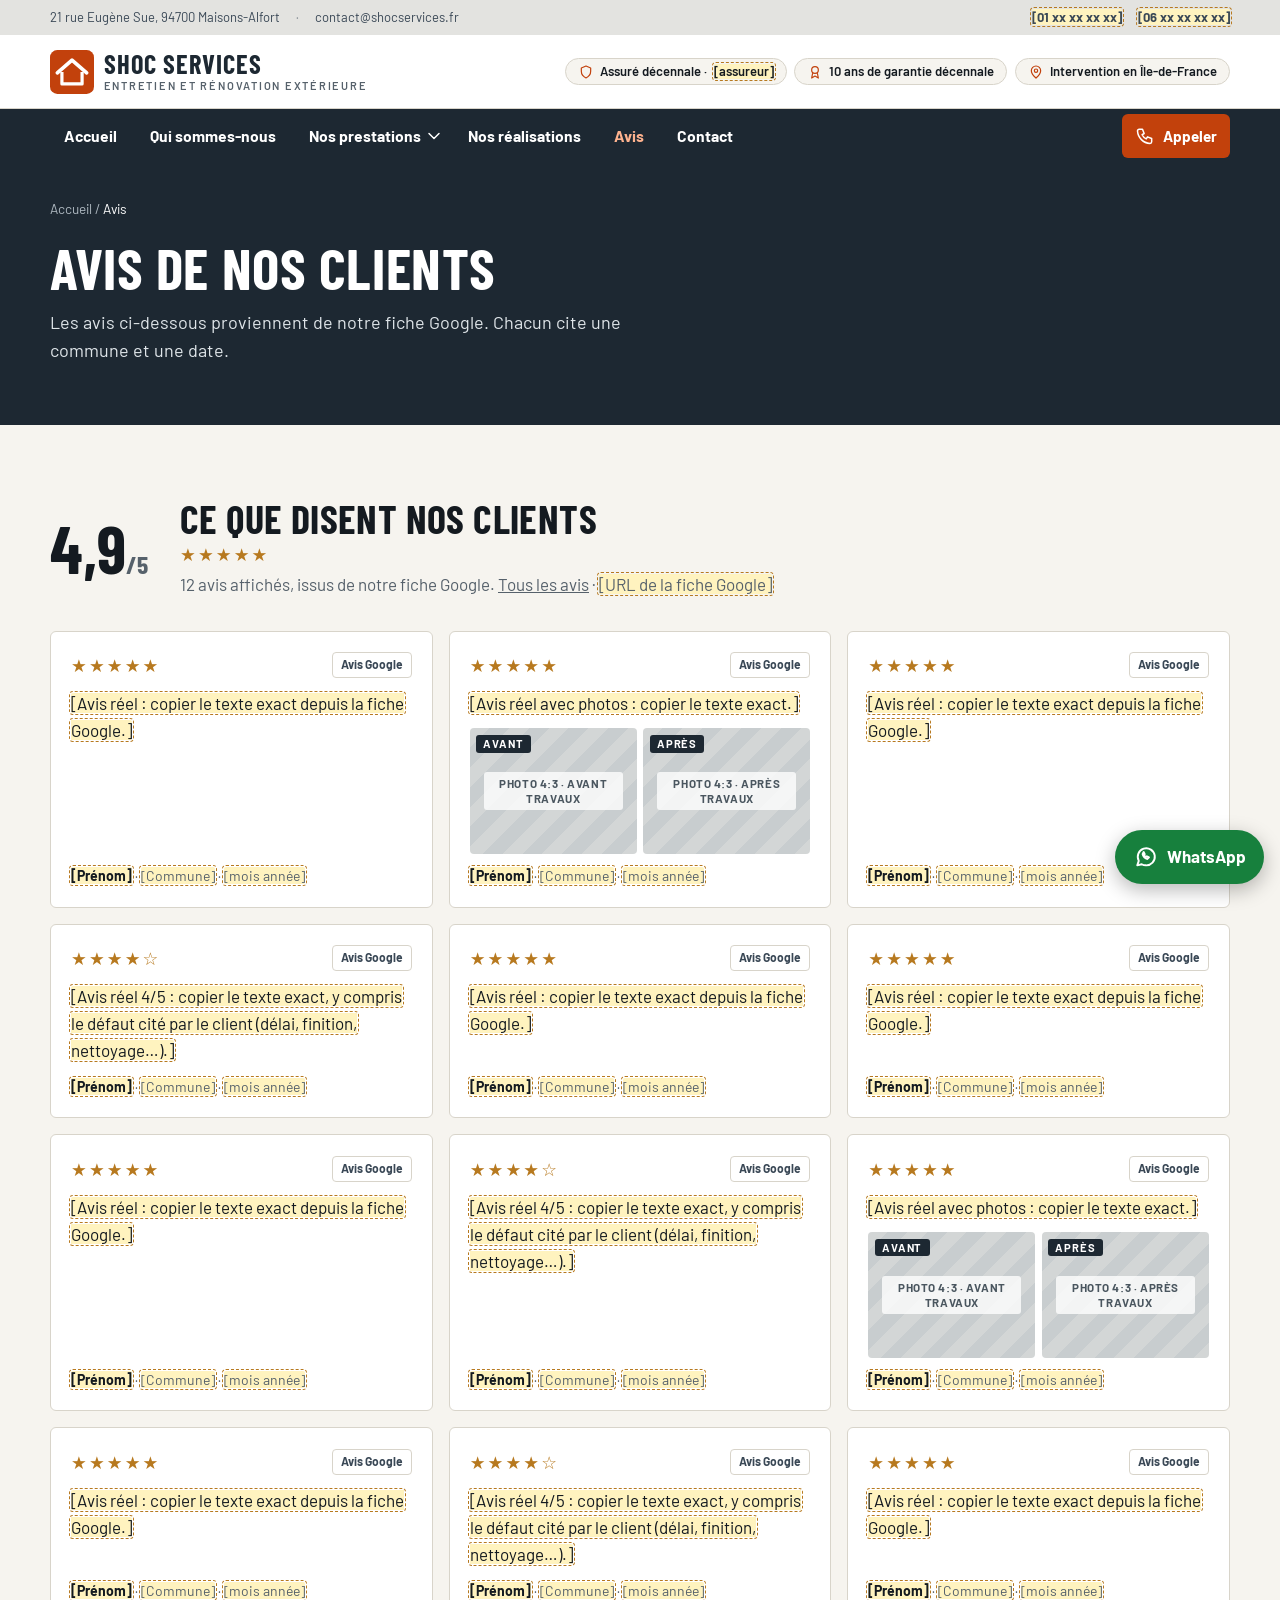
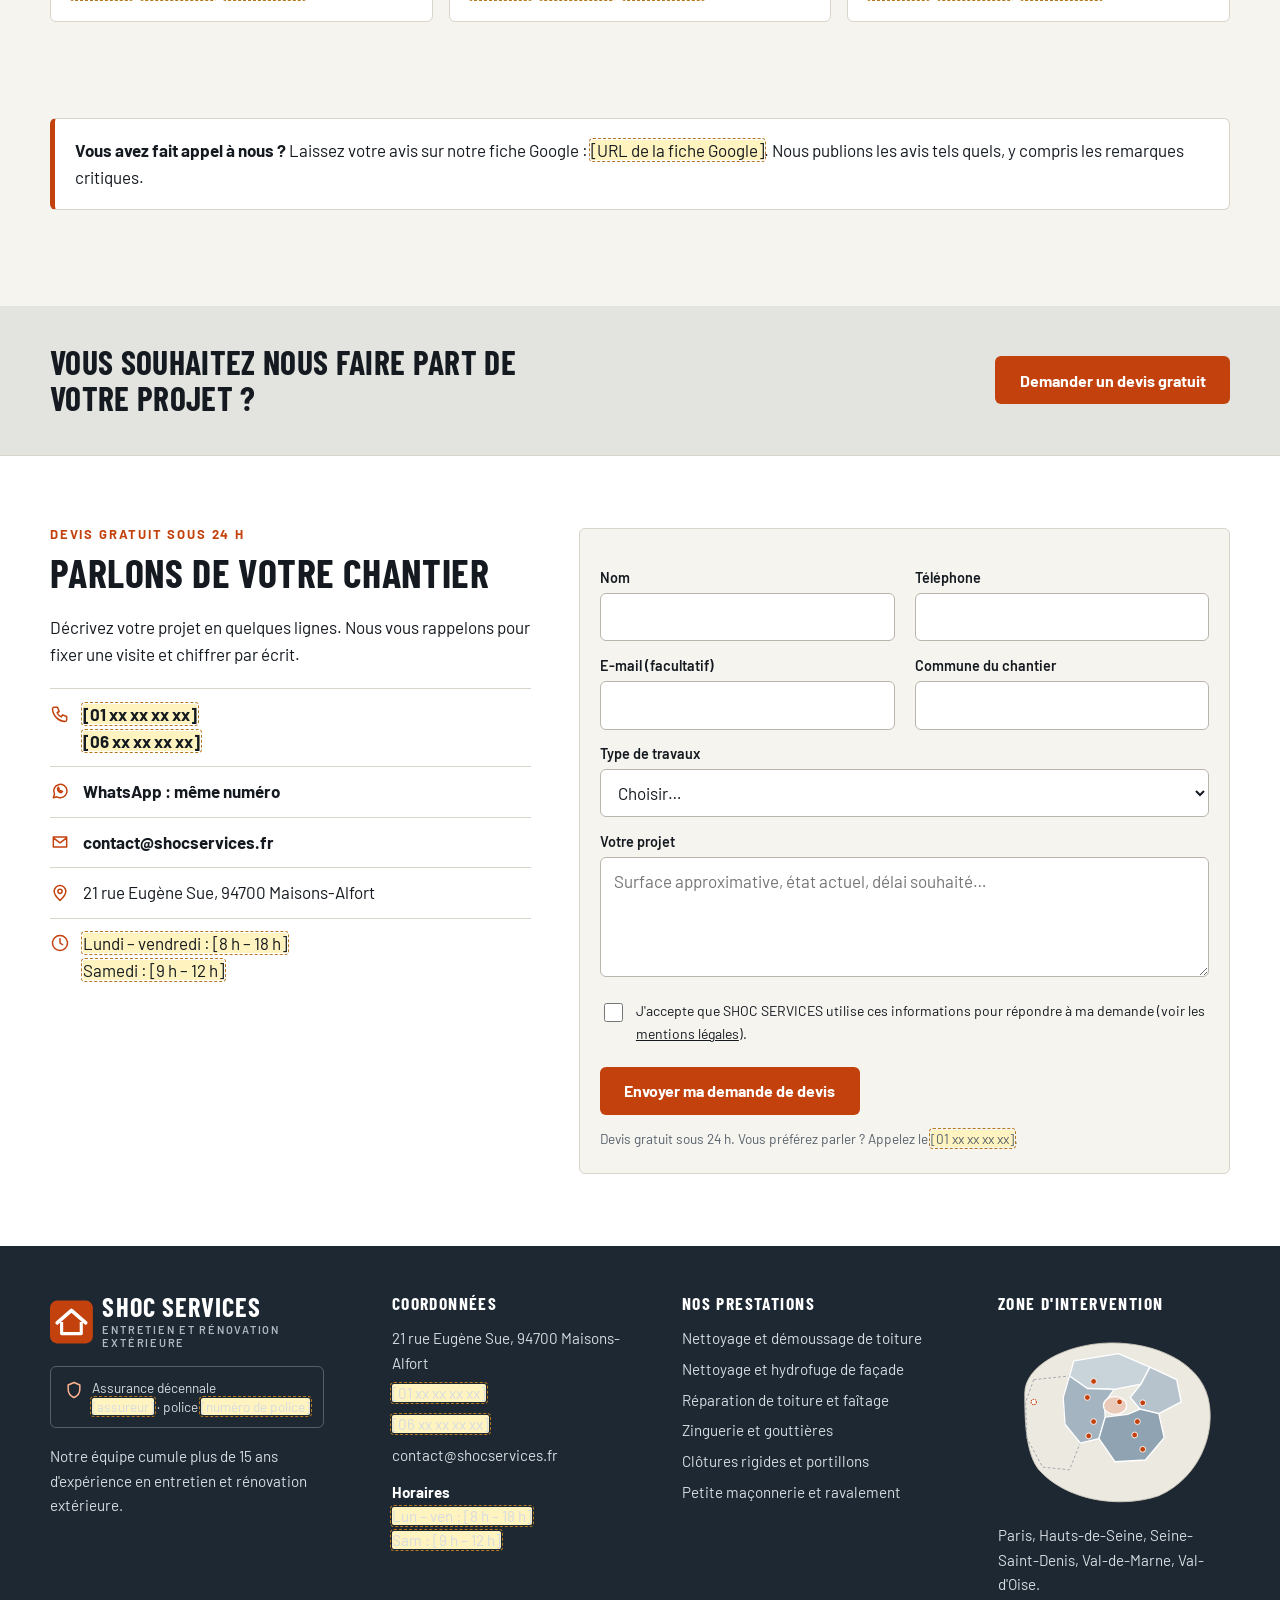
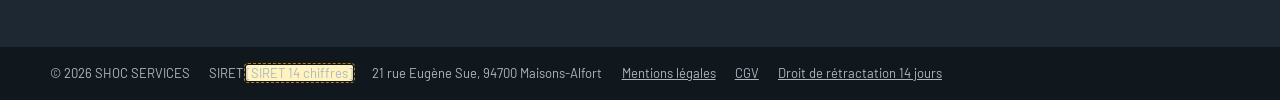
<file: avis.html>
<!DOCTYPE html>
<html lang="fr">
<head>
<meta charset="utf-8">
<meta name="viewport" content="width=device-width, initial-scale=1">
<title>Avis clients : nettoyage façade et toiture en IDF | SHOC SERVICES</title>
<meta name="description" content="Avis de clients sur nos chantiers de nettoyage de façade, démoussage de toiture et clôture en Île-de-France. Note 4,9/5.">
<meta name="theme-color" content="#1d2832">
<meta property="og:type" content="website">
<meta property="og:title" content="Avis clients : nettoyage façade et toiture en IDF | SHOC SERVICES">
<meta property="og:description" content="Avis de clients sur nos chantiers de nettoyage de façade, démoussage de toiture et clôture en Île-de-France. Note 4,9/5.">
<meta property="og:locale" content="fr_FR">
<!-- PERSONNALISER : ajouter <link rel="canonical" href="https://www.VOTRE-DOMAINE.fr/{page}"> et une image og:image -->
<link rel="icon" href="favicon.svg" type="image/svg+xml">
<link rel="preconnect" href="https://fonts.googleapis.com">
<link rel="preconnect" href="https://fonts.gstatic.com" crossorigin>
<!-- Seule dépendance externe : Google Fonts. Pour être 100 % conforme RGPD, hébergez les polices sur votre serveur. -->
<link href="https://fonts.googleapis.com/css2?family=Barlow+Condensed:wght@600;700&family=Barlow:wght@400;500;600;700&display=swap" rel="stylesheet">
<link rel="stylesheet" href="style.css">
</head>
<body>
<a class="skip" href="#contenu">Aller au contenu</a>
<!-- 1. BANDEAU GRIS : adresse · mail · deux téléphones à droite -->
<div class="topbar">
  <div class="wrap">
    <div class="topbar-left">
      <span class="topbar-addr">21 rue Eugène Sue, 94700 Maisons-Alfort</span><span class="sep" aria-hidden="true">·</span>
      <a href="mailto:contact@shocservices.fr">contact@shocservices.fr</a>
    </div>
    <div class="topbar-right">
      <a href="tel:+33XXXXXXXXX"><span class="todo">[01 xx xx xx xx]</span></a>
      <a href="tel:+33XXXXXXXXX"><span class="todo">[06 xx xx xx xx]</span></a>
    </div>
  </div>
</div>
<!-- 2. EN-TÊTE : logo + 3 pastilles -->
<header class="site-head">
  <div class="wrap head-in">
    <a class="logo" href="index.html" aria-label="SHOC SERVICES, accueil"><svg viewBox="0 0 48 48" aria-hidden="true"><rect width="48" height="48" rx="8" fill="#c2410c"/><path d="M8 25L24 11l16 14" fill="none" stroke="#fff" stroke-width="4" stroke-linecap="round" stroke-linejoin="round"/><path d="M13 24v13h22V24" fill="none" stroke="#fff" stroke-width="3.5" stroke-linejoin="round"/></svg><span class="logo-txt">SHOC SERVICES<small>Entretien et rénovation extérieure</small></span></a>
    <ul class="pills" aria-label="Nos garanties">
      <li class="pill"><svg class="ic" viewBox="0 0 24 24" aria-hidden="true" fill="none" stroke="currentColor" stroke-width="1.8" stroke-linecap="round" stroke-linejoin="round"><path d="M12 3l7 3v5c0 5-3.2 8.2-7 10-3.8-1.8-7-5-7-10V6z"/></svg>Assuré décennale · <span class="todo">[assureur]</span></li>
      <li class="pill"><svg class="ic" viewBox="0 0 24 24" aria-hidden="true" fill="none" stroke="currentColor" stroke-width="1.8" stroke-linecap="round" stroke-linejoin="round"><path d="M12 4a5 5 0 100 10 5 5 0 000-10z M8.5 13.5L7 21l5-3 5 3-1.5-7.5"/></svg>10 ans de garantie décennale</li>
      <li class="pill"><svg class="ic" viewBox="0 0 24 24" aria-hidden="true" fill="none" stroke="currentColor" stroke-width="1.8" stroke-linecap="round" stroke-linejoin="round"><path d="M12 21s7-6.2 7-11a7 7 0 10-14 0c0 4.8 7 11 7 11z M12 7.5a2.5 2.5 0 100 5 2.5 2.5 0 000-5z"/></svg>Intervention en Île-de-France</li>
    </ul>
  </div>
</header>
<!-- 3. MENU FIXE (reste en haut de l'écran au défilement) -->
<nav class="nav" id="menu" aria-label="Navigation principale">
  <div class="wrap nav-in">
    <button class="nav-burger" id="burger" type="button" aria-expanded="false" aria-controls="navlist"><svg class="ic" viewBox="0 0 24 24" aria-hidden="true" fill="none" stroke="currentColor" stroke-width="1.8" stroke-linecap="round" stroke-linejoin="round"><path d="M4 7h16M4 12h16M4 17h16"/></svg>Menu</button>
    <a class="nav-call" href="tel:+33XXXXXXXXX" aria-label="Appeler maintenant"><svg class="ic" viewBox="0 0 24 24" aria-hidden="true" fill="none" stroke="currentColor" stroke-width="1.8" stroke-linecap="round" stroke-linejoin="round"><path d="M5 4h4l2 5-2.5 1.5a11 11 0 005 5L15 13l5 2v4a2 2 0 01-2 2A16 16 0 013 6a2 2 0 012-2z"/></svg><span>Appeler</span></a>
    <ul class="nav-list" id="navlist">
      <li><a href="index.html">Accueil</a></li>
      <li><a href="qui-sommes-nous.html">Qui sommes-nous</a></li>
      <li class="has-sub">
        <div class="row"><a href="index.html#prestations">Nos prestations</a>
        <button class="sub-toggle" type="button" aria-expanded="false" aria-label="Afficher les 6 prestations"><svg class="ic" viewBox="0 0 24 24" aria-hidden="true" fill="none" stroke="currentColor" stroke-width="1.8" stroke-linecap="round" stroke-linejoin="round"><path d="M6 9l6 6 6-6"/></svg></button></div>
        <ul class="sub"><li><a href="demoussage-toiture.html">Nettoyage et démoussage de toiture</a></li><li><a href="nettoyage-facade.html">Nettoyage et hydrofuge de façade</a></li><li><a href="reparation-toiture-faitage.html">Réparation de toiture et faîtage</a></li><li><a href="zinguerie-gouttieres.html">Zinguerie et gouttières</a></li><li><a href="clotures-rigides-portillons.html">Clôtures rigides et portillons</a></li><li><a href="petite-maconnerie-ravalement.html">Petite maçonnerie et ravalement</a></li></ul>
      </li>
      <li><a href="realisations.html">Nos réalisations</a></li>
      <li><a href="avis.html" aria-current="page">Avis</a></li>
      <li><a href="contact.html">Contact</a></li>
    </ul>
  </div>
</nav>
<main id="contenu">
<section class="page-hero"><div class="wrap">
  <nav class="crumbs" aria-label="Fil d'Ariane"><a href="index.html">Accueil</a> / <span aria-current="page">Avis</span></nav>
  <h1>Avis de nos clients</h1><p>Les avis ci-dessous proviennent de notre fiche Google. Chacun cite une commune et une date.</p></div></section>
<!-- 10. MUR D'AVIS -->
<!-- IMPORTANT : ne publier que de VRAIS avis, copiés tels quels depuis la fiche Google.
     Étaler les dates sur 14 mois (du plus récent au plus ancien). 3 avis à 4/5 citent un défaut réel (n° 4, 8, 11). 2 avis ont une paire avant/après (n° 2, 9).
     Remplacer le badge « Avis Google » par le logo officiel, en respectant la charte de marque de Google.
     Retirer la note 4,9/5 si elle ne correspond pas à la fiche Google au jour de la mise en ligne. -->
<section class="section" id="avis" aria-labelledby="avis-t">
  <div class="wrap">
    <div class="score">
      <div class="score-big">4,9<small>/5</small></div>
      <div><h2 id="avis-t" style="margin:0">Ce que disent nos clients</h2>
        <div class="stars" role="img" aria-label="4,9 sur 5">★★★★★</div>
        <p style="margin:.2rem 0 0;color:var(--muted)">12 avis affichés, issus de notre fiche Google. <a href="avis.html">Tous les avis</a> · <span class="todo">[URL de la fiche Google]</span></p></div>
    </div>
    <div class="review-wall"><!-- AVIS 1 : 5/5. Remplacer chaque champ [entre crochets] par les données de l'avis publié. -->
    <article class="review">
      <header><span class="stars" role="img" aria-label="5 sur 5">★★★★★</span><span class="g-badge">Avis Google</span></header>
      <blockquote><span class="todo">[Avis réel&nbsp;: copier le texte exact depuis la fiche Google.]</span></blockquote>
      
      <footer><strong><span class="todo">[Prénom]</span></strong> · <span class="todo">[Commune]</span> · <time><span class="todo">[mois année]</span></time></footer>
    </article><!-- AVIS 2 : avis avec paire avant/après. Photos fournies par le client ou prises sur son chantier, avec son accord. -->
    <article class="review">
      <header><span class="stars" role="img" aria-label="5 sur 5">★★★★★</span><span class="g-badge">Avis Google</span></header>
      <blockquote><span class="todo">[Avis réel avec photos&nbsp;: copier le texte exact.]</span></blockquote>
      <div class="ba"><figure><figcaption>Avant</figcaption><!-- IMAGE 4:3 (1600×1200 px) → <img src="img/avis-2-avant.jpg" width="1600" height="1200" alt="Avant travaux" loading="lazy" class="cover"> -->
<div class="ph" style="--r:4/3" role="img" aria-label="Avant travaux"><span>Photo 4:3 · Avant travaux</span></div></figure><figure><figcaption>Après</figcaption><!-- IMAGE 4:3 (1600×1200 px) → <img src="img/avis-2-apres.jpg" width="1600" height="1200" alt="Après travaux" loading="lazy" class="cover"> -->
<div class="ph" style="--r:4/3" role="img" aria-label="Après travaux"><span>Photo 4:3 · Après travaux</span></div></figure></div>
      <footer><strong><span class="todo">[Prénom]</span></strong> · <span class="todo">[Commune]</span> · <time><span class="todo">[mois année]</span></time></footer>
    </article><!-- AVIS 3 : 5/5. Remplacer chaque champ [entre crochets] par les données de l'avis publié. -->
    <article class="review">
      <header><span class="stars" role="img" aria-label="5 sur 5">★★★★★</span><span class="g-badge">Avis Google</span></header>
      <blockquote><span class="todo">[Avis réel&nbsp;: copier le texte exact depuis la fiche Google.]</span></blockquote>
      
      <footer><strong><span class="todo">[Prénom]</span></strong> · <span class="todo">[Commune]</span> · <time><span class="todo">[mois année]</span></time></footer>
    </article><!-- AVIS 4 : 4/5 avec défaut réel. Ne rien adoucir : un défaut cité par un vrai client rassure. -->
    <article class="review">
      <header><span class="stars" role="img" aria-label="4 sur 5">★★★★☆</span><span class="g-badge">Avis Google</span></header>
      <blockquote><span class="todo">[Avis réel 4/5&nbsp;: copier le texte exact, y compris le défaut cité par le client (délai, finition, nettoyage…).]</span></blockquote>
      
      <footer><strong><span class="todo">[Prénom]</span></strong> · <span class="todo">[Commune]</span> · <time><span class="todo">[mois année]</span></time></footer>
    </article><!-- AVIS 5 : 5/5. Remplacer chaque champ [entre crochets] par les données de l'avis publié. -->
    <article class="review">
      <header><span class="stars" role="img" aria-label="5 sur 5">★★★★★</span><span class="g-badge">Avis Google</span></header>
      <blockquote><span class="todo">[Avis réel&nbsp;: copier le texte exact depuis la fiche Google.]</span></blockquote>
      
      <footer><strong><span class="todo">[Prénom]</span></strong> · <span class="todo">[Commune]</span> · <time><span class="todo">[mois année]</span></time></footer>
    </article><!-- AVIS 6 : 5/5. Remplacer chaque champ [entre crochets] par les données de l'avis publié. -->
    <article class="review">
      <header><span class="stars" role="img" aria-label="5 sur 5">★★★★★</span><span class="g-badge">Avis Google</span></header>
      <blockquote><span class="todo">[Avis réel&nbsp;: copier le texte exact depuis la fiche Google.]</span></blockquote>
      
      <footer><strong><span class="todo">[Prénom]</span></strong> · <span class="todo">[Commune]</span> · <time><span class="todo">[mois année]</span></time></footer>
    </article><!-- AVIS 7 : 5/5. Remplacer chaque champ [entre crochets] par les données de l'avis publié. -->
    <article class="review">
      <header><span class="stars" role="img" aria-label="5 sur 5">★★★★★</span><span class="g-badge">Avis Google</span></header>
      <blockquote><span class="todo">[Avis réel&nbsp;: copier le texte exact depuis la fiche Google.]</span></blockquote>
      
      <footer><strong><span class="todo">[Prénom]</span></strong> · <span class="todo">[Commune]</span> · <time><span class="todo">[mois année]</span></time></footer>
    </article><!-- AVIS 8 : 4/5 avec défaut réel. Ne rien adoucir : un défaut cité par un vrai client rassure. -->
    <article class="review">
      <header><span class="stars" role="img" aria-label="4 sur 5">★★★★☆</span><span class="g-badge">Avis Google</span></header>
      <blockquote><span class="todo">[Avis réel 4/5&nbsp;: copier le texte exact, y compris le défaut cité par le client (délai, finition, nettoyage…).]</span></blockquote>
      
      <footer><strong><span class="todo">[Prénom]</span></strong> · <span class="todo">[Commune]</span> · <time><span class="todo">[mois année]</span></time></footer>
    </article><!-- AVIS 9 : avis avec paire avant/après. Photos fournies par le client ou prises sur son chantier, avec son accord. -->
    <article class="review">
      <header><span class="stars" role="img" aria-label="5 sur 5">★★★★★</span><span class="g-badge">Avis Google</span></header>
      <blockquote><span class="todo">[Avis réel avec photos&nbsp;: copier le texte exact.]</span></blockquote>
      <div class="ba"><figure><figcaption>Avant</figcaption><!-- IMAGE 4:3 (1600×1200 px) → <img src="img/avis-9-avant.jpg" width="1600" height="1200" alt="Avant travaux" loading="lazy" class="cover"> -->
<div class="ph" style="--r:4/3" role="img" aria-label="Avant travaux"><span>Photo 4:3 · Avant travaux</span></div></figure><figure><figcaption>Après</figcaption><!-- IMAGE 4:3 (1600×1200 px) → <img src="img/avis-9-apres.jpg" width="1600" height="1200" alt="Après travaux" loading="lazy" class="cover"> -->
<div class="ph" style="--r:4/3" role="img" aria-label="Après travaux"><span>Photo 4:3 · Après travaux</span></div></figure></div>
      <footer><strong><span class="todo">[Prénom]</span></strong> · <span class="todo">[Commune]</span> · <time><span class="todo">[mois année]</span></time></footer>
    </article><!-- AVIS 10 : 5/5. Remplacer chaque champ [entre crochets] par les données de l'avis publié. -->
    <article class="review">
      <header><span class="stars" role="img" aria-label="5 sur 5">★★★★★</span><span class="g-badge">Avis Google</span></header>
      <blockquote><span class="todo">[Avis réel&nbsp;: copier le texte exact depuis la fiche Google.]</span></blockquote>
      
      <footer><strong><span class="todo">[Prénom]</span></strong> · <span class="todo">[Commune]</span> · <time><span class="todo">[mois année]</span></time></footer>
    </article><!-- AVIS 11 : 4/5 avec défaut réel. Ne rien adoucir : un défaut cité par un vrai client rassure. -->
    <article class="review">
      <header><span class="stars" role="img" aria-label="4 sur 5">★★★★☆</span><span class="g-badge">Avis Google</span></header>
      <blockquote><span class="todo">[Avis réel 4/5&nbsp;: copier le texte exact, y compris le défaut cité par le client (délai, finition, nettoyage…).]</span></blockquote>
      
      <footer><strong><span class="todo">[Prénom]</span></strong> · <span class="todo">[Commune]</span> · <time><span class="todo">[mois année]</span></time></footer>
    </article><!-- AVIS 12 : 5/5. Remplacer chaque champ [entre crochets] par les données de l'avis publié. -->
    <article class="review">
      <header><span class="stars" role="img" aria-label="5 sur 5">★★★★★</span><span class="g-badge">Avis Google</span></header>
      <blockquote><span class="todo">[Avis réel&nbsp;: copier le texte exact depuis la fiche Google.]</span></blockquote>
      
      <footer><strong><span class="todo">[Prénom]</span></strong> · <span class="todo">[Commune]</span> · <time><span class="todo">[mois année]</span></time></footer>
    </article></div>
  </div>
</section>
<section class="section" style="padding-top:0"><div class="wrap"><div class="box">
  <p><strong>Vous avez fait appel à nous&nbsp;?</strong> Laissez votre avis sur notre fiche Google&nbsp;: <span class="todo">[URL de la fiche Google]</span>. Nous publions les avis tels quels, y compris les remarques critiques.</p></div></div></section>
<!-- 9. BANDEAU CTA GRIS PLEINE LARGEUR -->
<section class="cta-band" aria-label="Demander un devis">
  <div class="wrap cta-in">
    <h2>Vous souhaitez nous faire part de votre projet&nbsp;?</h2>
    <a class="btn btn-primary" href="#devis">Demander un devis gratuit</a>
  </div>
</section>

</main>
<!-- 12. FORMULAIRE DE CONTACT FINAL -->
<section class="contact section" id="devis" aria-labelledby="devis-t">
  <div class="wrap contact-grid">
    <div>
      <span class="kicker">Devis gratuit sous 24 h</span>
      <h2 id="devis-t">Parlons de votre chantier</h2>
      <p>Décrivez votre projet en quelques lignes. Nous vous rappelons pour fixer une visite et chiffrer par écrit.</p>
      <ul class="contact-list">
        <li><svg class="ic" viewBox="0 0 24 24" aria-hidden="true" fill="none" stroke="currentColor" stroke-width="1.8" stroke-linecap="round" stroke-linejoin="round"><path d="M5 4h4l2 5-2.5 1.5a11 11 0 005 5L15 13l5 2v4a2 2 0 01-2 2A16 16 0 013 6a2 2 0 012-2z"/></svg><div><a href="tel:+33XXXXXXXXX"><span class="todo">[01 xx xx xx xx]</span></a><br><a href="tel:+33XXXXXXXXX"><span class="todo">[06 xx xx xx xx]</span></a></div></li>
        <li><svg class="ic" viewBox="0 0 24 24" aria-hidden="true" fill="none" stroke="currentColor" stroke-width="1.8" stroke-linecap="round" stroke-linejoin="round"><path d="M4 20l1.4-4.2A8 8 0 1112 20a8 8 0 01-3.8-1L4 20z M9 9.5c.3 2 2.5 4.2 4.5 4.5l1.5-1.5-2-1-1 .7c-.7-.4-1.3-1-1.7-1.7l.7-1-1-2z"/></svg><div><a href="https://wa.me/33XXXXXXXXX?text=Bonjour%20SHOC%20SERVICES%2C%20je%20souhaite%20un%20devis." rel="noopener">WhatsApp&nbsp;: même numéro</a></div></li>
        <li><svg class="ic" viewBox="0 0 24 24" aria-hidden="true" fill="none" stroke="currentColor" stroke-width="1.8" stroke-linecap="round" stroke-linejoin="round"><path d="M4 6h16v12H4z M4 7l8 6 8-6"/></svg><div><a href="mailto:contact@shocservices.fr">contact@shocservices.fr</a></div></li>
        <li><svg class="ic" viewBox="0 0 24 24" aria-hidden="true" fill="none" stroke="currentColor" stroke-width="1.8" stroke-linecap="round" stroke-linejoin="round"><path d="M12 21s7-6.2 7-11a7 7 0 10-14 0c0 4.8 7 11 7 11z M12 7.5a2.5 2.5 0 100 5 2.5 2.5 0 000-5z"/></svg><div>21 rue Eugène Sue, 94700 Maisons-Alfort</div></li>
        <li><svg class="ic" viewBox="0 0 24 24" aria-hidden="true" fill="none" stroke="currentColor" stroke-width="1.8" stroke-linecap="round" stroke-linejoin="round"><path d="M12 3a9 9 0 100 18 9 9 0 000-18z M12 7v5l3 2"/></svg><div><span class="todo">Lundi – vendredi&nbsp;: [8 h – 18 h]</span><br><span class="todo">Samedi&nbsp;: [9 h – 12 h]</span></div></li>
      </ul>
    </div>
    <div class="contact-card">
      <form class="form" action="https://formspree.io/f/[ID_FORMSPREE]" method="POST">
      <input type="hidden" name="_subject" value="Demande de devis — site SHOC SERVICES">
      <input class="hp" type="text" name="_gotcha" tabindex="-1" autocomplete="off" aria-hidden="true">
      <div class="form-grid two">
        <div><label for="f2-nom">Nom</label><input id="f2-nom" name="nom" type="text" autocomplete="name" required></div>
        <div><label for="f2-tel">Téléphone</label><input id="f2-tel" name="telephone" type="tel" inputmode="tel" autocomplete="tel" required></div>
        <div><label for="f2-email">E-mail (facultatif)</label><input id="f2-email" name="email" type="email" autocomplete="email"></div>
        <div><label for="f2-commune">Commune du chantier</label><input id="f2-commune" name="commune" type="text" autocomplete="address-level2" required></div>
        <div class="full"><label for="f2-type">Type de travaux</label>
          <select id="f2-type" name="type_travaux" required><option value="" selected disabled>Choisir…</option><option>Nettoyage et démoussage de toiture</option><option>Nettoyage et hydrofuge de façade</option><option>Réparation de toiture et faîtage</option><option>Zinguerie et gouttières</option><option>Clôtures rigides et portillons</option><option>Petite maçonnerie et ravalement</option><option>Autre ou je ne sais pas</option></select></div>
        <div class="full"><label for="f2-msg">Votre projet</label>
          <textarea id="f2-msg" name="message" placeholder="Surface approximative, état actuel, délai souhaité…"></textarea></div>
      </div>
      <label class="check"><input type="checkbox" name="consentement" value="oui" required>
        <span>J'accepte que SHOC SERVICES utilise ces informations pour répondre à ma demande (voir les <a href="mentions-legales.html#donnees">mentions légales</a>).</span></label>
      <button class="btn btn-primary" type="submit">Envoyer ma demande de devis</button>
      <p class="fine">Devis gratuit sous 24 h. Vous préférez parler&nbsp;? Appelez le <span class="todo">[01 xx xx xx xx]</span>.</p>
    </form>
    </div>
  </div>
</section>
<!-- 13. PIED DE PAGE 4 COLONNES -->
<footer class="footer">
  <div class="wrap foot-grid">
    <div>
      <a class="logo" href="index.html" aria-label="SHOC SERVICES, accueil"><svg viewBox="0 0 48 48" aria-hidden="true"><rect width="48" height="48" rx="8" fill="#c2410c"/><path d="M8 25L24 11l16 14" fill="none" stroke="#fff" stroke-width="4" stroke-linecap="round" stroke-linejoin="round"/><path d="M13 24v13h22V24" fill="none" stroke="#fff" stroke-width="3.5" stroke-linejoin="round"/></svg><span class="logo-txt">SHOC SERVICES<small>Entretien et rénovation extérieure</small></span></a>
      <div class="foot-badge"><svg class="ic" viewBox="0 0 24 24" aria-hidden="true" fill="none" stroke="currentColor" stroke-width="1.8" stroke-linecap="round" stroke-linejoin="round"><path d="M12 3l7 3v5c0 5-3.2 8.2-7 10-3.8-1.8-7-5-7-10V6z"/></svg><span>Assurance décennale<br><span class="todo">[assureur]</span> · police <span class="todo">[numéro de police]</span></span></div>
      <p style="margin-top:1rem">Notre équipe cumule plus de 15 ans d'expérience en entretien et rénovation extérieure.</p>
    </div>
    <div>
      <h3>Coordonnées</h3>
      <ul>
        <li>21 rue Eugène Sue, 94700 Maisons-Alfort</li>
        <li><a href="tel:+33XXXXXXXXX"><span class="todo">[01 xx xx xx xx]</span></a></li>
        <li><a href="tel:+33XXXXXXXXX"><span class="todo">[06 xx xx xx xx]</span></a></li>
        <li><a href="mailto:contact@shocservices.fr">contact@shocservices.fr</a></li>
        <li style="margin-top:.8rem"><strong style="color:#fff">Horaires</strong><br><span class="todo">Lun – ven&nbsp;: [8 h – 18 h]</span><br><span class="todo">Sam&nbsp;: [9 h – 12 h]</span></li>
      </ul>
    </div>
    <div>
      <h3>Nos prestations</h3>
      <ul><li><a href="demoussage-toiture.html">Nettoyage et démoussage de toiture</a></li><li><a href="nettoyage-facade.html">Nettoyage et hydrofuge de façade</a></li><li><a href="reparation-toiture-faitage.html">Réparation de toiture et faîtage</a></li><li><a href="zinguerie-gouttieres.html">Zinguerie et gouttières</a></li><li><a href="clotures-rigides-portillons.html">Clôtures rigides et portillons</a></li><li><a href="petite-maconnerie-ravalement.html">Petite maçonnerie et ravalement</a></li></ul>
    </div>
    <div class="foot-map">
      <h3>Zone d'intervention</h3>
      <svg viewBox="0 0 520 420" role="img" aria-labelledby="zt11"><title id="zt11">Carte stylisée de l'Île-de-France&nbsp;: zone d'intervention (75, 92, 93, 94, 95)</title><path d="M60 150C60 90 150 40 250 38 350 36 450 80 470 160 490 240 450 340 360 380 270 410 150 390 90 320 60 280 60 200 60 150z" fill="#ece9e1" stroke="#cfcabd" stroke-width="2"/><path d="M80 120L160 112 146 160 150 220 184 262 160 322 100 316 64 250 62 170z" fill="none" stroke="#9aa1a7" stroke-width="2" stroke-dasharray="6 5"/><g stroke="#fff" stroke-width="3" stroke-linejoin="round"><path d="M170 78L270 62 340 92 320 130 260 142 200 140 160 112z" fill="#c9d3da"/><path d="M320 130L340 92 400 120 410 170 360 196 318 186 296 160z" fill="#b6c3cd"/><path d="M160 112L200 140 260 142 238 172 240 204 226 252 184 262 150 220 146 160z" fill="#a4b4c0"/><path d="M240 204L290 198 318 186 360 196 372 250 330 300 262 304 226 252z" fill="#8fa3b2"/><ellipse cx="262" cy="178" rx="26" ry="20" fill="#e9c9b8"/></g><circle cx="214" cy="124" r="6.5" fill="#c2410c" stroke="#fff" stroke-width="2"><title>Argenteuil (95)</title></circle><circle cx="200" cy="160" r="6.5" fill="#c2410c" stroke="#fff" stroke-width="2"><title>Nanterre (92)</title></circle><circle cx="214" cy="214" r="6.5" fill="#c2410c" stroke="#fff" stroke-width="2"><title>Boulogne-Billancourt (92)</title></circle><circle cx="203" cy="246" r="6.5" fill="#c2410c" stroke="#fff" stroke-width="2"><title>Antony (92)</title></circle><circle cx="272" cy="170" r="6.5" fill="#c2410c" stroke="#fff" stroke-width="2"><title>Paris 10e (75)</title></circle><circle cx="324" cy="172" r="6.5" fill="#c2410c" stroke="#fff" stroke-width="2"><title>Montreuil (93)</title></circle><circle cx="312" cy="214" r="6.5" fill="#c2410c" stroke="#fff" stroke-width="2"><title>Vincennes (94)</title></circle><circle cx="306" cy="244" r="6.5" fill="#c2410c" stroke="#fff" stroke-width="2"><title>Maisons-Alfort (94)</title></circle><circle cx="324" cy="276" r="6.5" fill="#c2410c" stroke="#fff" stroke-width="2"><title>Créteil (94)</title></circle><g><circle cx="80" cy="170" r="6" fill="#fff" stroke="#c2410c" stroke-width="2.5" stroke-dasharray="3 2"><title>Bonnières-sur-Seine (78), sur demande</title></circle></g></svg>
      <p style="margin-top:.6rem">Paris, Hauts-de-Seine, Seine-Saint-Denis, Val-de-Marne, Val-d'Oise.</p>
    </div>
  </div>
  <div class="legal">
    <div class="wrap">
      <span>© 2026 SHOC SERVICES</span>
      <span>SIRET <span class="todo">[SIRET 14 chiffres]</span></span>
      <span>21 rue Eugène Sue, 94700 Maisons-Alfort</span>
      <a href="mentions-legales.html">Mentions légales</a>
      <a href="cgv.html">CGV</a>
      <a href="cgv.html#retractation">Droit de rétractation 14 jours</a>
    </div>
  </div>
</footer>
<!-- BOUTON WHATSAPP FLOTTANT (permanent). Remplacer 33XXXXXXXXX par le numéro au format international sans « + » -->
<a class="wa" href="https://wa.me/33XXXXXXXXX?text=Bonjour%20SHOC%20SERVICES%2C%20je%20souhaite%20un%20devis." rel="noopener" aria-label="Écrire sur WhatsApp"><svg class="ic" viewBox="0 0 24 24" aria-hidden="true" fill="none" stroke="currentColor" stroke-width="1.8" stroke-linecap="round" stroke-linejoin="round"><path d="M4 20l1.4-4.2A8 8 0 1112 20a8 8 0 01-3.8-1L4 20z M9 9.5c.3 2 2.5 4.2 4.5 4.5l1.5-1.5-2-1-1 .7c-.7-.4-1.3-1-1.7-1.7l.7-1-1-2z"/></svg><span>WhatsApp</span></a>
<script>
/* Menu mobile, sous-menu, carrousel du hero. Aucune bibliothèque. */
(function(){
  var nav=document.getElementById('menu'),b=document.getElementById('burger');
  if(b){b.addEventListener('click',function(){var o=nav.classList.toggle('open');b.setAttribute('aria-expanded',o);});}
  [].forEach.call(document.querySelectorAll('.sub-toggle'),function(t){
    t.addEventListener('click',function(){var li=t.parentNode.parentNode,o=li.classList.toggle('open');t.setAttribute('aria-expanded',o);});
  });
  var s=document.querySelectorAll('.slide'),d=document.querySelectorAll('.dots button');
  if(s.length>1){
    var i=0,timer=null;
    var show=function(n){s[i].classList.remove('is-active');d[i].removeAttribute('aria-current');
      i=(n+s.length)%s.length;s[i].classList.add('is-active');d[i].setAttribute('aria-current','true');};
    var stop=function(){clearInterval(timer);};
    [].forEach.call(d,function(x,n){x.addEventListener('click',function(){show(n);stop();});});
    var h=document.querySelector('.slides');
    h.addEventListener('mouseenter',stop);h.addEventListener('focusin',stop);
    if(!window.matchMedia('(prefers-reduced-motion: reduce)').matches){timer=setInterval(function(){show(i+1);},6500);}
  }
})();
</script>
</body>
</html>
</file>
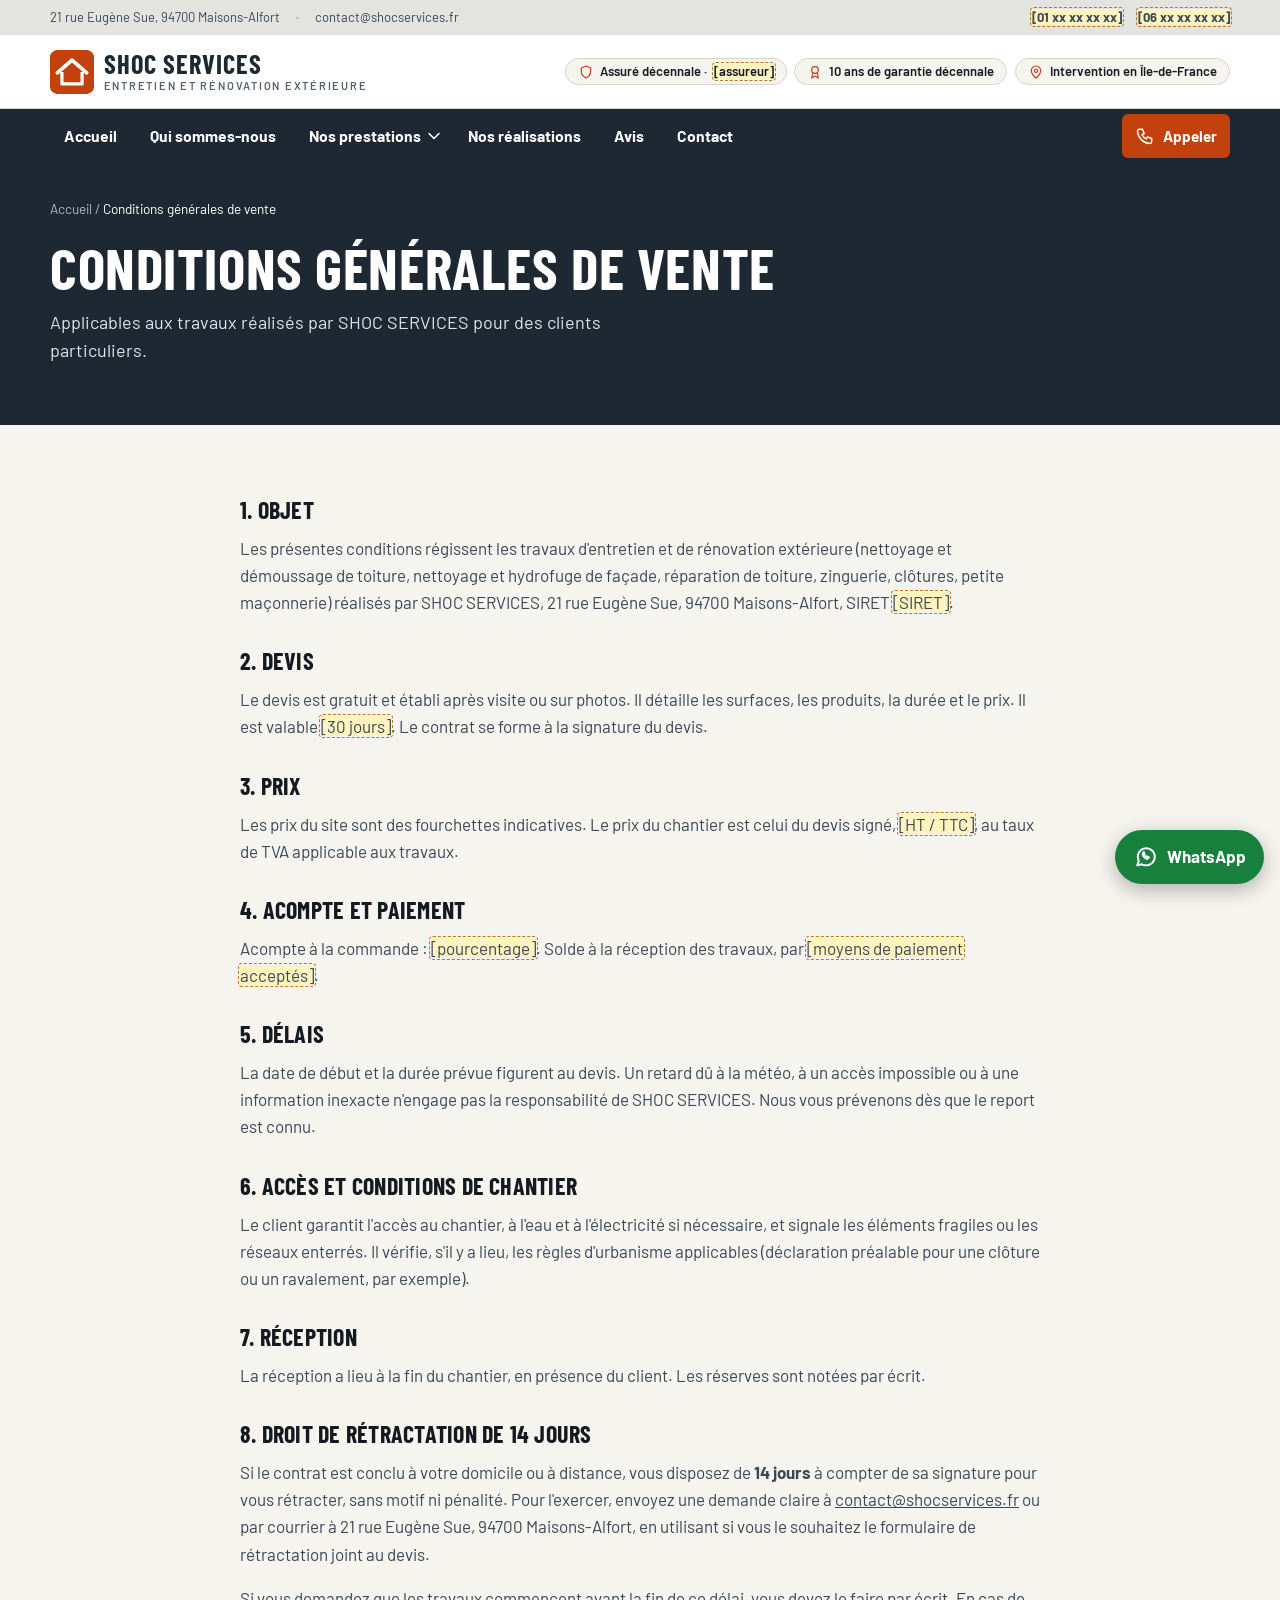
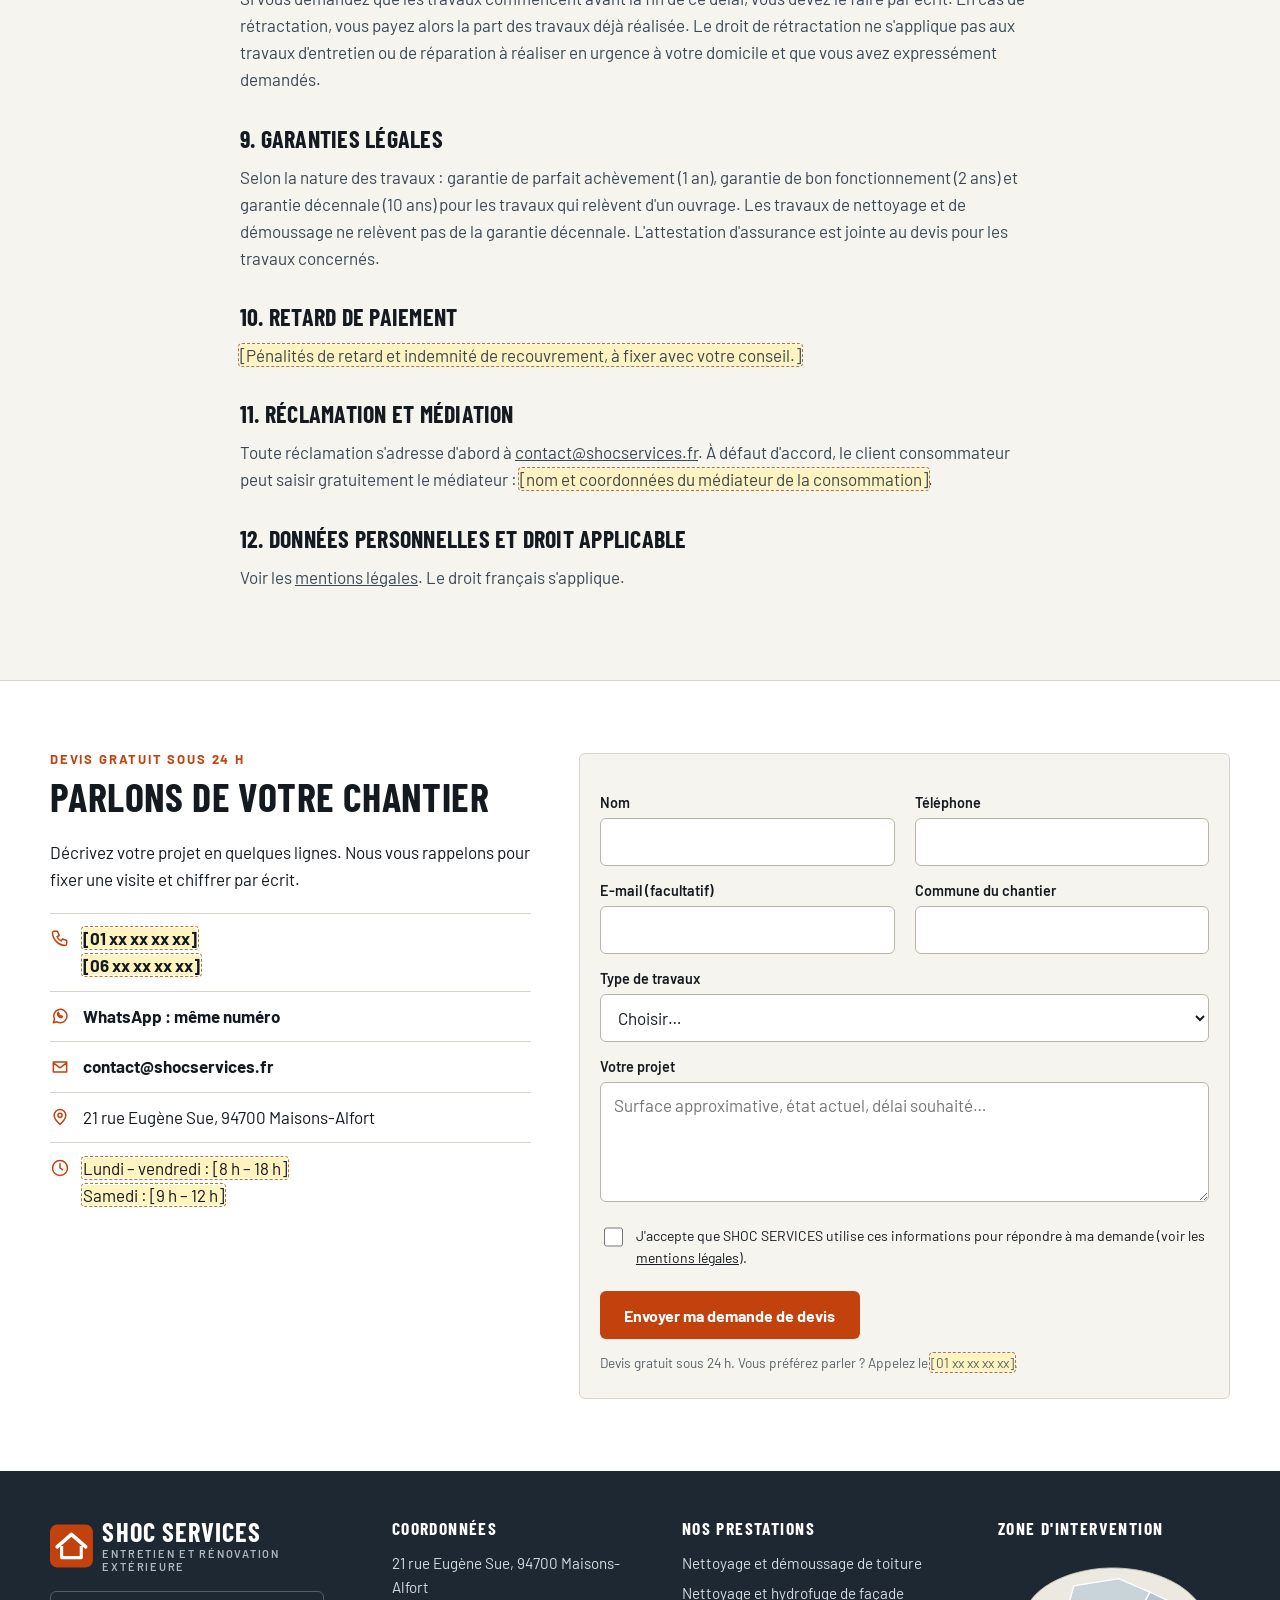
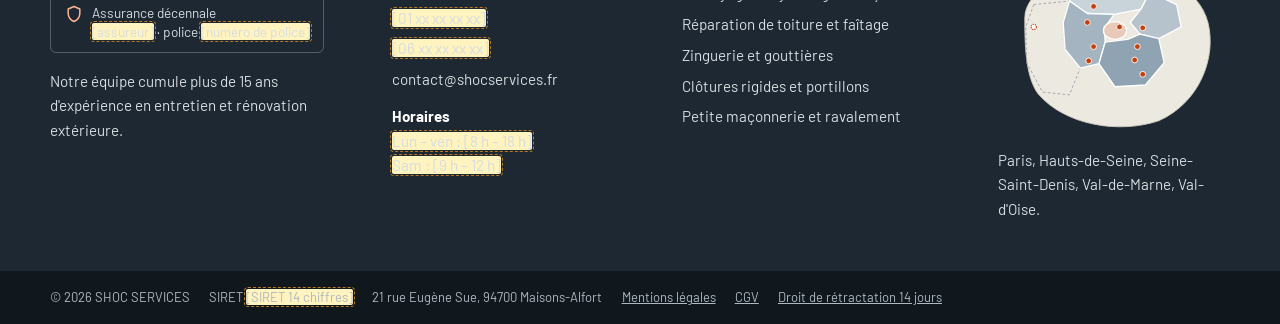
<file: cgv.html>
<!DOCTYPE html>
<html lang="fr">
<head>
<meta charset="utf-8">
<meta name="viewport" content="width=device-width, initial-scale=1">
<title>Conditions générales de vente | SHOC SERVICES</title>
<meta name="description" content="Conditions générales de vente de SHOC SERVICES : devis, paiement, délais, garanties, droit de rétractation de 14 jours. Rénovation extérieure en Île-de-France.">
<meta name="theme-color" content="#1d2832">
<meta property="og:type" content="website">
<meta property="og:title" content="Conditions générales de vente | SHOC SERVICES">
<meta property="og:description" content="Conditions générales de vente de SHOC SERVICES : devis, paiement, délais, garanties, droit de rétractation de 14 jours. Rénovation extérieure en Île-de-France.">
<meta property="og:locale" content="fr_FR">
<!-- PERSONNALISER : ajouter <link rel="canonical" href="https://www.VOTRE-DOMAINE.fr/{page}"> et une image og:image -->
<link rel="icon" href="favicon.svg" type="image/svg+xml">
<link rel="preconnect" href="https://fonts.googleapis.com">
<link rel="preconnect" href="https://fonts.gstatic.com" crossorigin>
<!-- Seule dépendance externe : Google Fonts. Pour être 100 % conforme RGPD, hébergez les polices sur votre serveur. -->
<link href="https://fonts.googleapis.com/css2?family=Barlow+Condensed:wght@600;700&family=Barlow:wght@400;500;600;700&display=swap" rel="stylesheet">
<link rel="stylesheet" href="style.css">
</head>
<body>
<a class="skip" href="#contenu">Aller au contenu</a>
<!-- 1. BANDEAU GRIS : adresse · mail · deux téléphones à droite -->
<div class="topbar">
  <div class="wrap">
    <div class="topbar-left">
      <span class="topbar-addr">21 rue Eugène Sue, 94700 Maisons-Alfort</span><span class="sep" aria-hidden="true">·</span>
      <a href="mailto:contact@shocservices.fr">contact@shocservices.fr</a>
    </div>
    <div class="topbar-right">
      <a href="tel:+33XXXXXXXXX"><span class="todo">[01 xx xx xx xx]</span></a>
      <a href="tel:+33XXXXXXXXX"><span class="todo">[06 xx xx xx xx]</span></a>
    </div>
  </div>
</div>
<!-- 2. EN-TÊTE : logo + 3 pastilles -->
<header class="site-head">
  <div class="wrap head-in">
    <a class="logo" href="index.html" aria-label="SHOC SERVICES, accueil"><svg viewBox="0 0 48 48" aria-hidden="true"><rect width="48" height="48" rx="8" fill="#c2410c"/><path d="M8 25L24 11l16 14" fill="none" stroke="#fff" stroke-width="4" stroke-linecap="round" stroke-linejoin="round"/><path d="M13 24v13h22V24" fill="none" stroke="#fff" stroke-width="3.5" stroke-linejoin="round"/></svg><span class="logo-txt">SHOC SERVICES<small>Entretien et rénovation extérieure</small></span></a>
    <ul class="pills" aria-label="Nos garanties">
      <li class="pill"><svg class="ic" viewBox="0 0 24 24" aria-hidden="true" fill="none" stroke="currentColor" stroke-width="1.8" stroke-linecap="round" stroke-linejoin="round"><path d="M12 3l7 3v5c0 5-3.2 8.2-7 10-3.8-1.8-7-5-7-10V6z"/></svg>Assuré décennale · <span class="todo">[assureur]</span></li>
      <li class="pill"><svg class="ic" viewBox="0 0 24 24" aria-hidden="true" fill="none" stroke="currentColor" stroke-width="1.8" stroke-linecap="round" stroke-linejoin="round"><path d="M12 4a5 5 0 100 10 5 5 0 000-10z M8.5 13.5L7 21l5-3 5 3-1.5-7.5"/></svg>10 ans de garantie décennale</li>
      <li class="pill"><svg class="ic" viewBox="0 0 24 24" aria-hidden="true" fill="none" stroke="currentColor" stroke-width="1.8" stroke-linecap="round" stroke-linejoin="round"><path d="M12 21s7-6.2 7-11a7 7 0 10-14 0c0 4.8 7 11 7 11z M12 7.5a2.5 2.5 0 100 5 2.5 2.5 0 000-5z"/></svg>Intervention en Île-de-France</li>
    </ul>
  </div>
</header>
<!-- 3. MENU FIXE (reste en haut de l'écran au défilement) -->
<nav class="nav" id="menu" aria-label="Navigation principale">
  <div class="wrap nav-in">
    <button class="nav-burger" id="burger" type="button" aria-expanded="false" aria-controls="navlist"><svg class="ic" viewBox="0 0 24 24" aria-hidden="true" fill="none" stroke="currentColor" stroke-width="1.8" stroke-linecap="round" stroke-linejoin="round"><path d="M4 7h16M4 12h16M4 17h16"/></svg>Menu</button>
    <a class="nav-call" href="tel:+33XXXXXXXXX" aria-label="Appeler maintenant"><svg class="ic" viewBox="0 0 24 24" aria-hidden="true" fill="none" stroke="currentColor" stroke-width="1.8" stroke-linecap="round" stroke-linejoin="round"><path d="M5 4h4l2 5-2.5 1.5a11 11 0 005 5L15 13l5 2v4a2 2 0 01-2 2A16 16 0 013 6a2 2 0 012-2z"/></svg><span>Appeler</span></a>
    <ul class="nav-list" id="navlist">
      <li><a href="index.html">Accueil</a></li>
      <li><a href="qui-sommes-nous.html">Qui sommes-nous</a></li>
      <li class="has-sub">
        <div class="row"><a href="index.html#prestations">Nos prestations</a>
        <button class="sub-toggle" type="button" aria-expanded="false" aria-label="Afficher les 6 prestations"><svg class="ic" viewBox="0 0 24 24" aria-hidden="true" fill="none" stroke="currentColor" stroke-width="1.8" stroke-linecap="round" stroke-linejoin="round"><path d="M6 9l6 6 6-6"/></svg></button></div>
        <ul class="sub"><li><a href="demoussage-toiture.html">Nettoyage et démoussage de toiture</a></li><li><a href="nettoyage-facade.html">Nettoyage et hydrofuge de façade</a></li><li><a href="reparation-toiture-faitage.html">Réparation de toiture et faîtage</a></li><li><a href="zinguerie-gouttieres.html">Zinguerie et gouttières</a></li><li><a href="clotures-rigides-portillons.html">Clôtures rigides et portillons</a></li><li><a href="petite-maconnerie-ravalement.html">Petite maçonnerie et ravalement</a></li></ul>
      </li>
      <li><a href="realisations.html">Nos réalisations</a></li>
      <li><a href="avis.html">Avis</a></li>
      <li><a href="contact.html">Contact</a></li>
    </ul>
  </div>
</nav>
<main id="contenu">
<section class="page-hero"><div class="wrap">
  <nav class="crumbs" aria-label="Fil d'Ariane"><a href="index.html">Accueil</a> / <span aria-current="page">Conditions générales de vente</span></nav>
  <h1>Conditions générales de vente</h1><p>Applicables aux travaux réalisés par SHOC SERVICES pour des clients particuliers.</p></div></section>
<!-- MODÈLE : à faire valider par un juriste avant publication. Adapter acompte, validité du devis et pénalités à vos pratiques réelles. -->
<section class="section"><div class="wrap legal-doc prose">
<h2>1. Objet</h2>
<p>Les présentes conditions régissent les travaux d'entretien et de rénovation extérieure (nettoyage et démoussage de toiture, nettoyage et hydrofuge de façade, réparation de toiture, zinguerie, clôtures, petite maçonnerie) réalisés par SHOC SERVICES, 21 rue Eugène Sue, 94700 Maisons-Alfort, SIRET <span class="todo">[SIRET]</span>.</p>
<h2>2. Devis</h2>
<p>Le devis est gratuit et établi après visite ou sur photos. Il détaille les surfaces, les produits, la durée et le prix. Il est valable <span class="todo">[30 jours]</span>. Le contrat se forme à la signature du devis.</p>
<h2>3. Prix</h2>
<p>Les prix du site sont des fourchettes indicatives. Le prix du chantier est celui du devis signé, <span class="todo">[HT / TTC]</span>, au taux de TVA applicable aux travaux.</p>
<h2>4. Acompte et paiement</h2>
<p>Acompte à la commande&nbsp;: <span class="todo">[pourcentage]</span>. Solde à la réception des travaux, par <span class="todo">[moyens de paiement acceptés]</span>.</p>
<h2>5. Délais</h2>
<p>La date de début et la durée prévue figurent au devis. Un retard dû à la météo, à un accès impossible ou à une information inexacte n'engage pas la responsabilité de SHOC SERVICES. Nous vous prévenons dès que le report est connu.</p>
<h2>6. Accès et conditions de chantier</h2>
<p>Le client garantit l'accès au chantier, à l'eau et à l'électricité si nécessaire, et signale les éléments fragiles ou les réseaux enterrés. Il vérifie, s'il y a lieu, les règles d'urbanisme applicables (déclaration préalable pour une clôture ou un ravalement, par exemple).</p>
<h2>7. Réception</h2>
<p>La réception a lieu à la fin du chantier, en présence du client. Les réserves sont notées par écrit.</p>
<h2 id="retractation">8. Droit de rétractation de 14 jours</h2>
<p>Si le contrat est conclu à votre domicile ou à distance, vous disposez de <strong>14 jours</strong> à compter de sa signature pour vous rétracter, sans motif ni pénalité. Pour l'exercer, envoyez une demande claire à <a href="mailto:contact@shocservices.fr">contact@shocservices.fr</a> ou par courrier à 21 rue Eugène Sue, 94700 Maisons-Alfort, en utilisant si vous le souhaitez le formulaire de rétractation joint au devis.</p>
<p>Si vous demandez que les travaux commencent avant la fin de ce délai, vous devez le faire par écrit. En cas de rétractation, vous payez alors la part des travaux déjà réalisée. Le droit de rétractation ne s'applique pas aux travaux d'entretien ou de réparation à réaliser en urgence à votre domicile et que vous avez expressément demandés.</p>
<h2>9. Garanties légales</h2>
<p>Selon la nature des travaux&nbsp;: garantie de parfait achèvement (1 an), garantie de bon fonctionnement (2 ans) et garantie décennale (10 ans) pour les travaux qui relèvent d'un ouvrage. Les travaux de nettoyage et de démoussage ne relèvent pas de la garantie décennale. L'attestation d'assurance est jointe au devis pour les travaux concernés.</p>
<h2>10. Retard de paiement</h2>
<p><span class="todo">[Pénalités de retard et indemnité de recouvrement, à fixer avec votre conseil.]</span></p>
<h2>11. Réclamation et médiation</h2>
<p>Toute réclamation s'adresse d'abord à <a href="mailto:contact@shocservices.fr">contact@shocservices.fr</a>. À défaut d'accord, le client consommateur peut saisir gratuitement le médiateur&nbsp;: <span class="todo">[nom et coordonnées du médiateur de la consommation]</span>.</p>
<h2>12. Données personnelles et droit applicable</h2>
<p>Voir les <a href="mentions-legales.html#donnees">mentions légales</a>. Le droit français s'applique.</p>
</div></section>
</main>
<!-- 12. FORMULAIRE DE CONTACT FINAL -->
<section class="contact section" id="devis" aria-labelledby="devis-t">
  <div class="wrap contact-grid">
    <div>
      <span class="kicker">Devis gratuit sous 24 h</span>
      <h2 id="devis-t">Parlons de votre chantier</h2>
      <p>Décrivez votre projet en quelques lignes. Nous vous rappelons pour fixer une visite et chiffrer par écrit.</p>
      <ul class="contact-list">
        <li><svg class="ic" viewBox="0 0 24 24" aria-hidden="true" fill="none" stroke="currentColor" stroke-width="1.8" stroke-linecap="round" stroke-linejoin="round"><path d="M5 4h4l2 5-2.5 1.5a11 11 0 005 5L15 13l5 2v4a2 2 0 01-2 2A16 16 0 013 6a2 2 0 012-2z"/></svg><div><a href="tel:+33XXXXXXXXX"><span class="todo">[01 xx xx xx xx]</span></a><br><a href="tel:+33XXXXXXXXX"><span class="todo">[06 xx xx xx xx]</span></a></div></li>
        <li><svg class="ic" viewBox="0 0 24 24" aria-hidden="true" fill="none" stroke="currentColor" stroke-width="1.8" stroke-linecap="round" stroke-linejoin="round"><path d="M4 20l1.4-4.2A8 8 0 1112 20a8 8 0 01-3.8-1L4 20z M9 9.5c.3 2 2.5 4.2 4.5 4.5l1.5-1.5-2-1-1 .7c-.7-.4-1.3-1-1.7-1.7l.7-1-1-2z"/></svg><div><a href="https://wa.me/33XXXXXXXXX?text=Bonjour%20SHOC%20SERVICES%2C%20je%20souhaite%20un%20devis." rel="noopener">WhatsApp&nbsp;: même numéro</a></div></li>
        <li><svg class="ic" viewBox="0 0 24 24" aria-hidden="true" fill="none" stroke="currentColor" stroke-width="1.8" stroke-linecap="round" stroke-linejoin="round"><path d="M4 6h16v12H4z M4 7l8 6 8-6"/></svg><div><a href="mailto:contact@shocservices.fr">contact@shocservices.fr</a></div></li>
        <li><svg class="ic" viewBox="0 0 24 24" aria-hidden="true" fill="none" stroke="currentColor" stroke-width="1.8" stroke-linecap="round" stroke-linejoin="round"><path d="M12 21s7-6.2 7-11a7 7 0 10-14 0c0 4.8 7 11 7 11z M12 7.5a2.5 2.5 0 100 5 2.5 2.5 0 000-5z"/></svg><div>21 rue Eugène Sue, 94700 Maisons-Alfort</div></li>
        <li><svg class="ic" viewBox="0 0 24 24" aria-hidden="true" fill="none" stroke="currentColor" stroke-width="1.8" stroke-linecap="round" stroke-linejoin="round"><path d="M12 3a9 9 0 100 18 9 9 0 000-18z M12 7v5l3 2"/></svg><div><span class="todo">Lundi – vendredi&nbsp;: [8 h – 18 h]</span><br><span class="todo">Samedi&nbsp;: [9 h – 12 h]</span></div></li>
      </ul>
    </div>
    <div class="contact-card">
      <form class="form" action="https://formspree.io/f/[ID_FORMSPREE]" method="POST">
      <input type="hidden" name="_subject" value="Demande de devis — site SHOC SERVICES">
      <input class="hp" type="text" name="_gotcha" tabindex="-1" autocomplete="off" aria-hidden="true">
      <div class="form-grid two">
        <div><label for="f2-nom">Nom</label><input id="f2-nom" name="nom" type="text" autocomplete="name" required></div>
        <div><label for="f2-tel">Téléphone</label><input id="f2-tel" name="telephone" type="tel" inputmode="tel" autocomplete="tel" required></div>
        <div><label for="f2-email">E-mail (facultatif)</label><input id="f2-email" name="email" type="email" autocomplete="email"></div>
        <div><label for="f2-commune">Commune du chantier</label><input id="f2-commune" name="commune" type="text" autocomplete="address-level2" required></div>
        <div class="full"><label for="f2-type">Type de travaux</label>
          <select id="f2-type" name="type_travaux" required><option value="" selected disabled>Choisir…</option><option>Nettoyage et démoussage de toiture</option><option>Nettoyage et hydrofuge de façade</option><option>Réparation de toiture et faîtage</option><option>Zinguerie et gouttières</option><option>Clôtures rigides et portillons</option><option>Petite maçonnerie et ravalement</option><option>Autre ou je ne sais pas</option></select></div>
        <div class="full"><label for="f2-msg">Votre projet</label>
          <textarea id="f2-msg" name="message" placeholder="Surface approximative, état actuel, délai souhaité…"></textarea></div>
      </div>
      <label class="check"><input type="checkbox" name="consentement" value="oui" required>
        <span>J'accepte que SHOC SERVICES utilise ces informations pour répondre à ma demande (voir les <a href="mentions-legales.html#donnees">mentions légales</a>).</span></label>
      <button class="btn btn-primary" type="submit">Envoyer ma demande de devis</button>
      <p class="fine">Devis gratuit sous 24 h. Vous préférez parler&nbsp;? Appelez le <span class="todo">[01 xx xx xx xx]</span>.</p>
    </form>
    </div>
  </div>
</section>
<!-- 13. PIED DE PAGE 4 COLONNES -->
<footer class="footer">
  <div class="wrap foot-grid">
    <div>
      <a class="logo" href="index.html" aria-label="SHOC SERVICES, accueil"><svg viewBox="0 0 48 48" aria-hidden="true"><rect width="48" height="48" rx="8" fill="#c2410c"/><path d="M8 25L24 11l16 14" fill="none" stroke="#fff" stroke-width="4" stroke-linecap="round" stroke-linejoin="round"/><path d="M13 24v13h22V24" fill="none" stroke="#fff" stroke-width="3.5" stroke-linejoin="round"/></svg><span class="logo-txt">SHOC SERVICES<small>Entretien et rénovation extérieure</small></span></a>
      <div class="foot-badge"><svg class="ic" viewBox="0 0 24 24" aria-hidden="true" fill="none" stroke="currentColor" stroke-width="1.8" stroke-linecap="round" stroke-linejoin="round"><path d="M12 3l7 3v5c0 5-3.2 8.2-7 10-3.8-1.8-7-5-7-10V6z"/></svg><span>Assurance décennale<br><span class="todo">[assureur]</span> · police <span class="todo">[numéro de police]</span></span></div>
      <p style="margin-top:1rem">Notre équipe cumule plus de 15 ans d'expérience en entretien et rénovation extérieure.</p>
    </div>
    <div>
      <h3>Coordonnées</h3>
      <ul>
        <li>21 rue Eugène Sue, 94700 Maisons-Alfort</li>
        <li><a href="tel:+33XXXXXXXXX"><span class="todo">[01 xx xx xx xx]</span></a></li>
        <li><a href="tel:+33XXXXXXXXX"><span class="todo">[06 xx xx xx xx]</span></a></li>
        <li><a href="mailto:contact@shocservices.fr">contact@shocservices.fr</a></li>
        <li style="margin-top:.8rem"><strong style="color:#fff">Horaires</strong><br><span class="todo">Lun – ven&nbsp;: [8 h – 18 h]</span><br><span class="todo">Sam&nbsp;: [9 h – 12 h]</span></li>
      </ul>
    </div>
    <div>
      <h3>Nos prestations</h3>
      <ul><li><a href="demoussage-toiture.html">Nettoyage et démoussage de toiture</a></li><li><a href="nettoyage-facade.html">Nettoyage et hydrofuge de façade</a></li><li><a href="reparation-toiture-faitage.html">Réparation de toiture et faîtage</a></li><li><a href="zinguerie-gouttieres.html">Zinguerie et gouttières</a></li><li><a href="clotures-rigides-portillons.html">Clôtures rigides et portillons</a></li><li><a href="petite-maconnerie-ravalement.html">Petite maçonnerie et ravalement</a></li></ul>
    </div>
    <div class="foot-map">
      <h3>Zone d'intervention</h3>
      <svg viewBox="0 0 520 420" role="img" aria-labelledby="zt14"><title id="zt14">Carte stylisée de l'Île-de-France&nbsp;: zone d'intervention (75, 92, 93, 94, 95)</title><path d="M60 150C60 90 150 40 250 38 350 36 450 80 470 160 490 240 450 340 360 380 270 410 150 390 90 320 60 280 60 200 60 150z" fill="#ece9e1" stroke="#cfcabd" stroke-width="2"/><path d="M80 120L160 112 146 160 150 220 184 262 160 322 100 316 64 250 62 170z" fill="none" stroke="#9aa1a7" stroke-width="2" stroke-dasharray="6 5"/><g stroke="#fff" stroke-width="3" stroke-linejoin="round"><path d="M170 78L270 62 340 92 320 130 260 142 200 140 160 112z" fill="#c9d3da"/><path d="M320 130L340 92 400 120 410 170 360 196 318 186 296 160z" fill="#b6c3cd"/><path d="M160 112L200 140 260 142 238 172 240 204 226 252 184 262 150 220 146 160z" fill="#a4b4c0"/><path d="M240 204L290 198 318 186 360 196 372 250 330 300 262 304 226 252z" fill="#8fa3b2"/><ellipse cx="262" cy="178" rx="26" ry="20" fill="#e9c9b8"/></g><circle cx="214" cy="124" r="6.5" fill="#c2410c" stroke="#fff" stroke-width="2"><title>Argenteuil (95)</title></circle><circle cx="200" cy="160" r="6.5" fill="#c2410c" stroke="#fff" stroke-width="2"><title>Nanterre (92)</title></circle><circle cx="214" cy="214" r="6.5" fill="#c2410c" stroke="#fff" stroke-width="2"><title>Boulogne-Billancourt (92)</title></circle><circle cx="203" cy="246" r="6.5" fill="#c2410c" stroke="#fff" stroke-width="2"><title>Antony (92)</title></circle><circle cx="272" cy="170" r="6.5" fill="#c2410c" stroke="#fff" stroke-width="2"><title>Paris 10e (75)</title></circle><circle cx="324" cy="172" r="6.5" fill="#c2410c" stroke="#fff" stroke-width="2"><title>Montreuil (93)</title></circle><circle cx="312" cy="214" r="6.5" fill="#c2410c" stroke="#fff" stroke-width="2"><title>Vincennes (94)</title></circle><circle cx="306" cy="244" r="6.5" fill="#c2410c" stroke="#fff" stroke-width="2"><title>Maisons-Alfort (94)</title></circle><circle cx="324" cy="276" r="6.5" fill="#c2410c" stroke="#fff" stroke-width="2"><title>Créteil (94)</title></circle><g><circle cx="80" cy="170" r="6" fill="#fff" stroke="#c2410c" stroke-width="2.5" stroke-dasharray="3 2"><title>Bonnières-sur-Seine (78), sur demande</title></circle></g></svg>
      <p style="margin-top:.6rem">Paris, Hauts-de-Seine, Seine-Saint-Denis, Val-de-Marne, Val-d'Oise.</p>
    </div>
  </div>
  <div class="legal">
    <div class="wrap">
      <span>© 2026 SHOC SERVICES</span>
      <span>SIRET <span class="todo">[SIRET 14 chiffres]</span></span>
      <span>21 rue Eugène Sue, 94700 Maisons-Alfort</span>
      <a href="mentions-legales.html">Mentions légales</a>
      <a href="cgv.html">CGV</a>
      <a href="cgv.html#retractation">Droit de rétractation 14 jours</a>
    </div>
  </div>
</footer>
<!-- BOUTON WHATSAPP FLOTTANT (permanent). Remplacer 33XXXXXXXXX par le numéro au format international sans « + » -->
<a class="wa" href="https://wa.me/33XXXXXXXXX?text=Bonjour%20SHOC%20SERVICES%2C%20je%20souhaite%20un%20devis." rel="noopener" aria-label="Écrire sur WhatsApp"><svg class="ic" viewBox="0 0 24 24" aria-hidden="true" fill="none" stroke="currentColor" stroke-width="1.8" stroke-linecap="round" stroke-linejoin="round"><path d="M4 20l1.4-4.2A8 8 0 1112 20a8 8 0 01-3.8-1L4 20z M9 9.5c.3 2 2.5 4.2 4.5 4.5l1.5-1.5-2-1-1 .7c-.7-.4-1.3-1-1.7-1.7l.7-1-1-2z"/></svg><span>WhatsApp</span></a>
<script>
/* Menu mobile, sous-menu, carrousel du hero. Aucune bibliothèque. */
(function(){
  var nav=document.getElementById('menu'),b=document.getElementById('burger');
  if(b){b.addEventListener('click',function(){var o=nav.classList.toggle('open');b.setAttribute('aria-expanded',o);});}
  [].forEach.call(document.querySelectorAll('.sub-toggle'),function(t){
    t.addEventListener('click',function(){var li=t.parentNode.parentNode,o=li.classList.toggle('open');t.setAttribute('aria-expanded',o);});
  });
  var s=document.querySelectorAll('.slide'),d=document.querySelectorAll('.dots button');
  if(s.length>1){
    var i=0,timer=null;
    var show=function(n){s[i].classList.remove('is-active');d[i].removeAttribute('aria-current');
      i=(n+s.length)%s.length;s[i].classList.add('is-active');d[i].setAttribute('aria-current','true');};
    var stop=function(){clearInterval(timer);};
    [].forEach.call(d,function(x,n){x.addEventListener('click',function(){show(n);stop();});});
    var h=document.querySelector('.slides');
    h.addEventListener('mouseenter',stop);h.addEventListener('focusin',stop);
    if(!window.matchMedia('(prefers-reduced-motion: reduce)').matches){timer=setInterval(function(){show(i+1);},6500);}
  }
})();
</script>
</body>
</html>
</file>
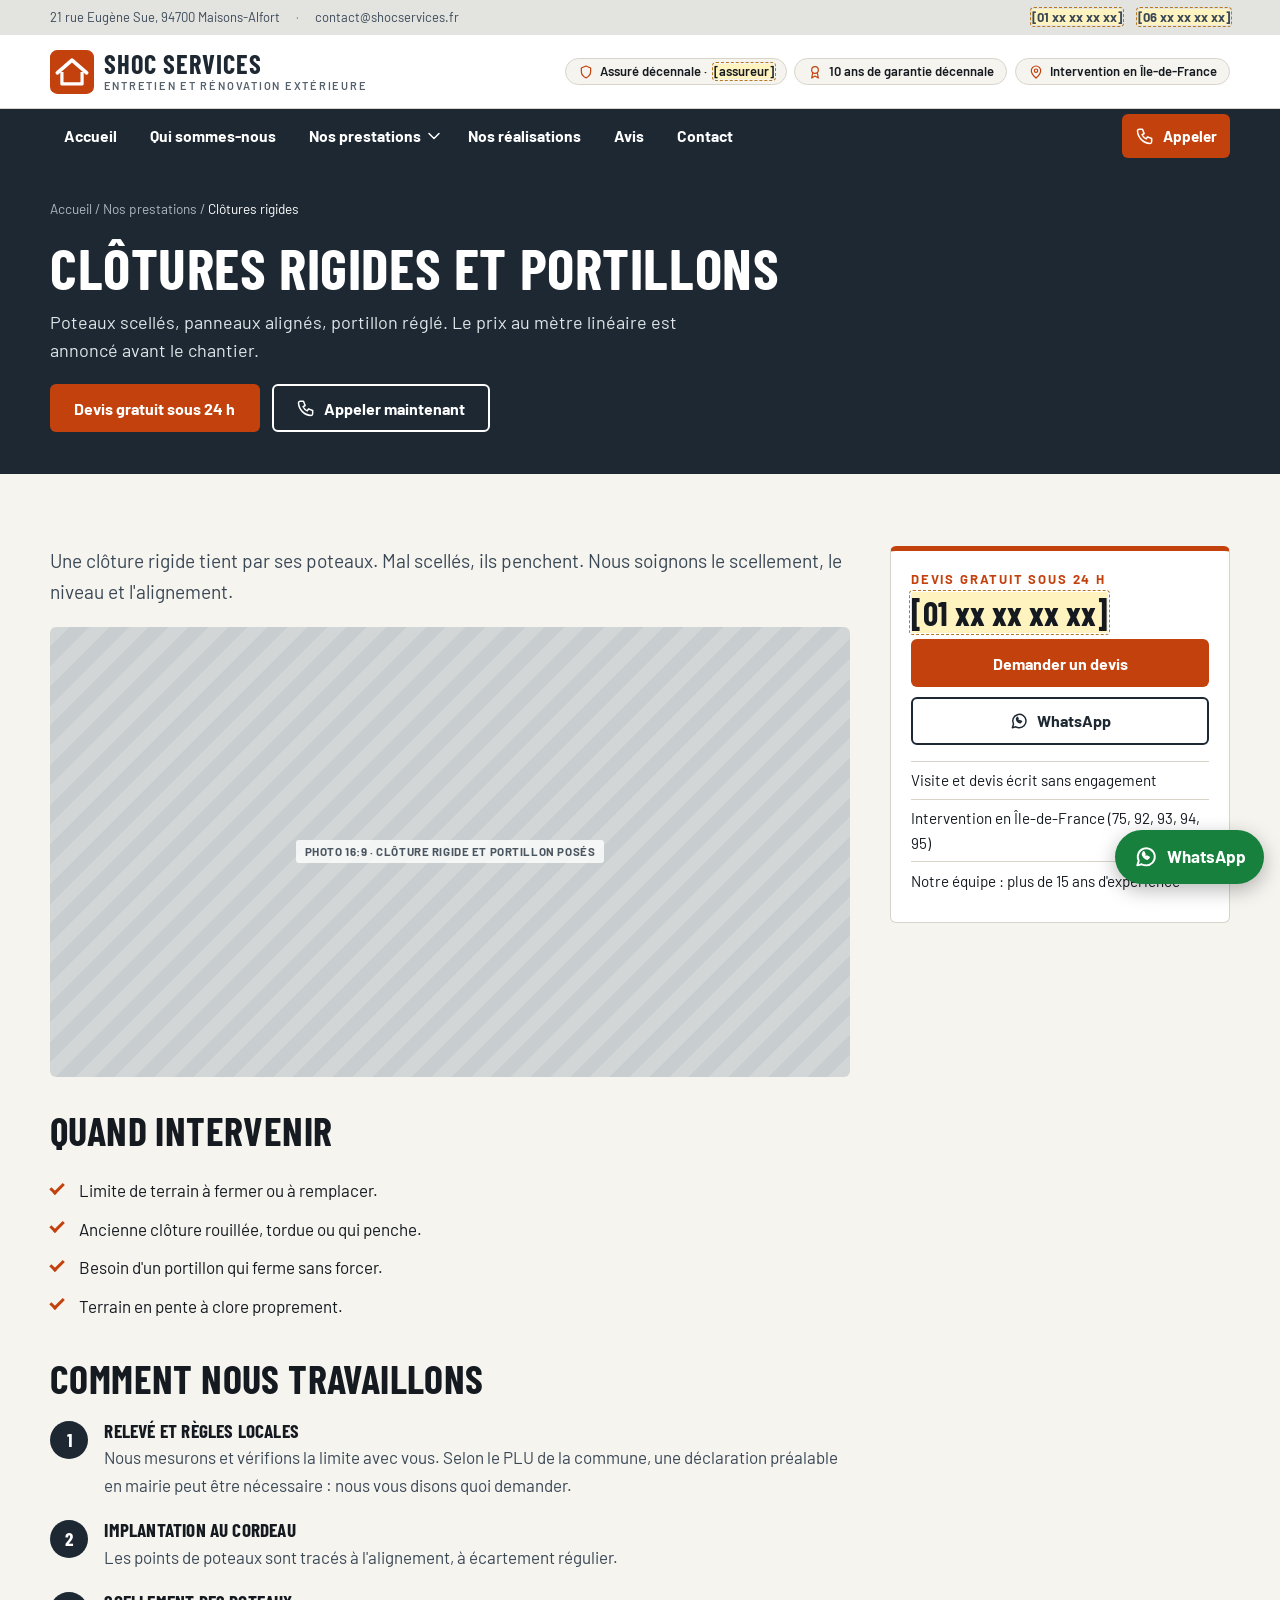
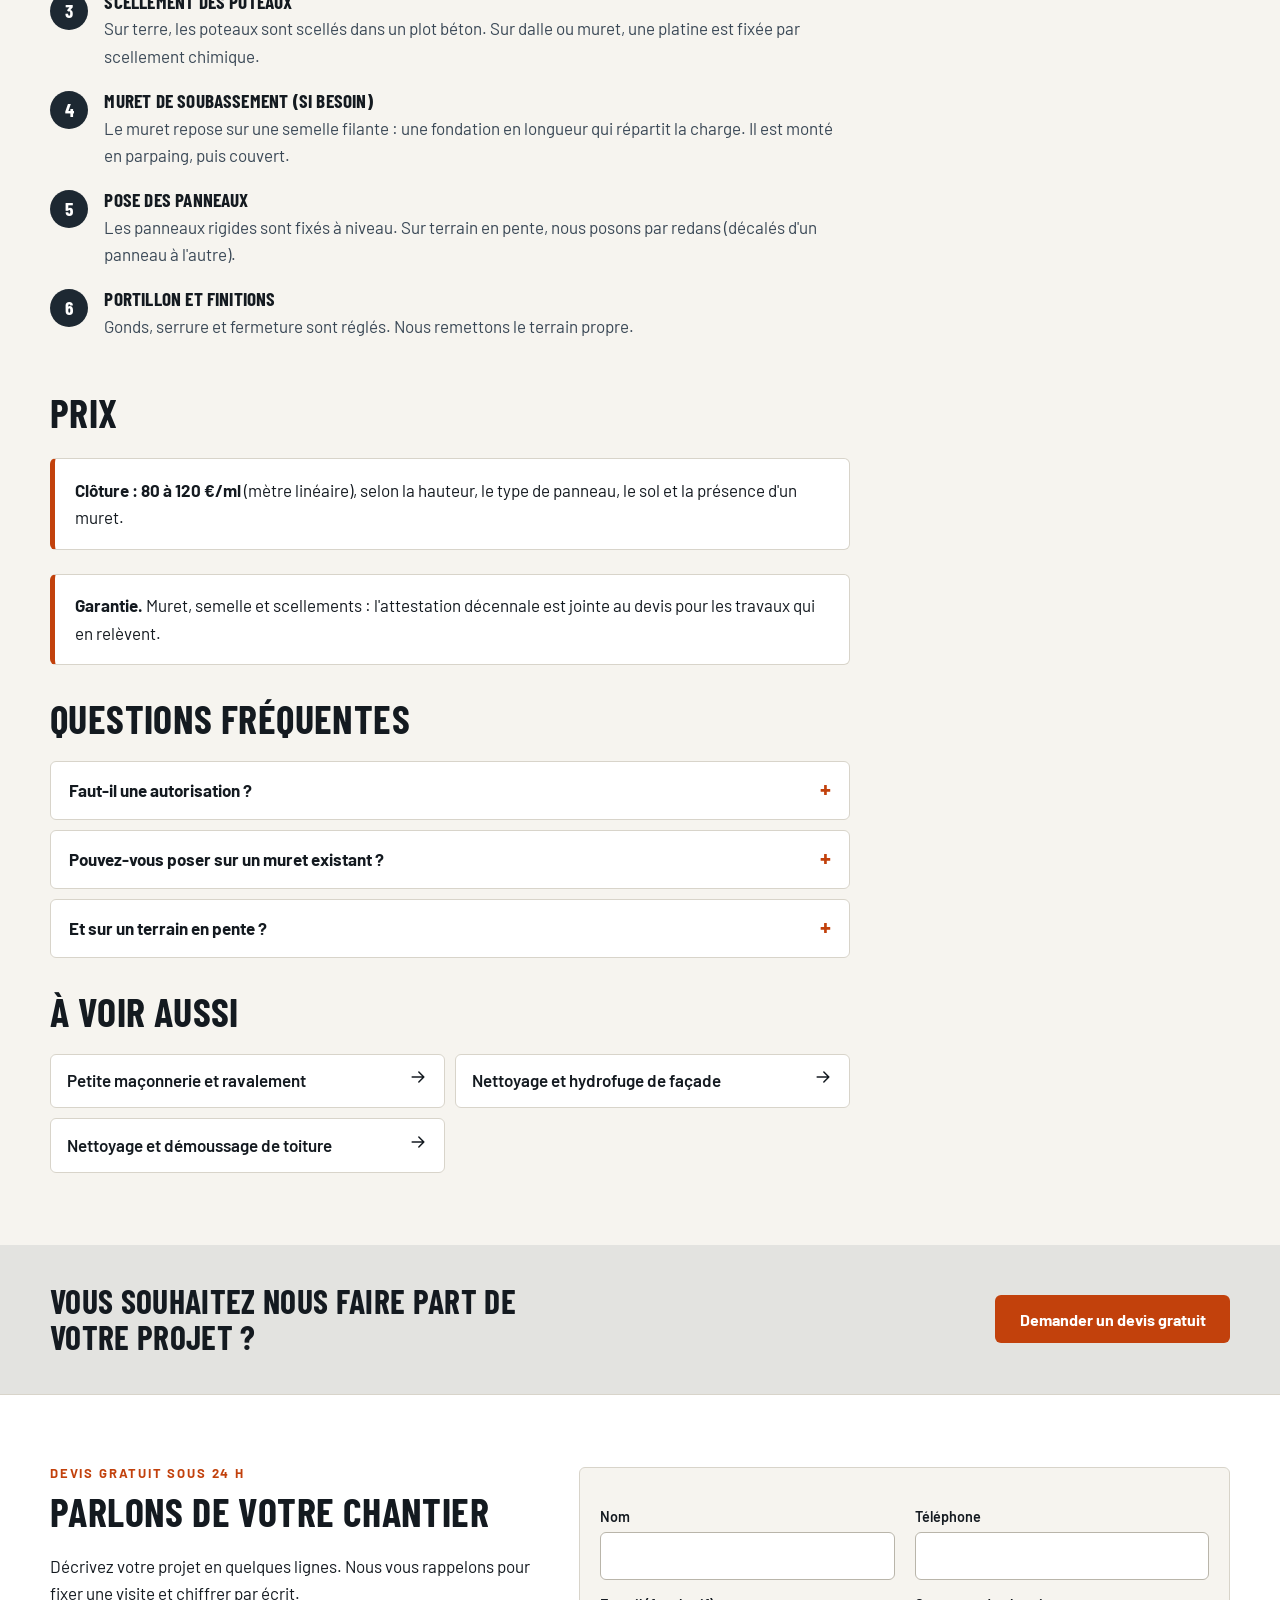
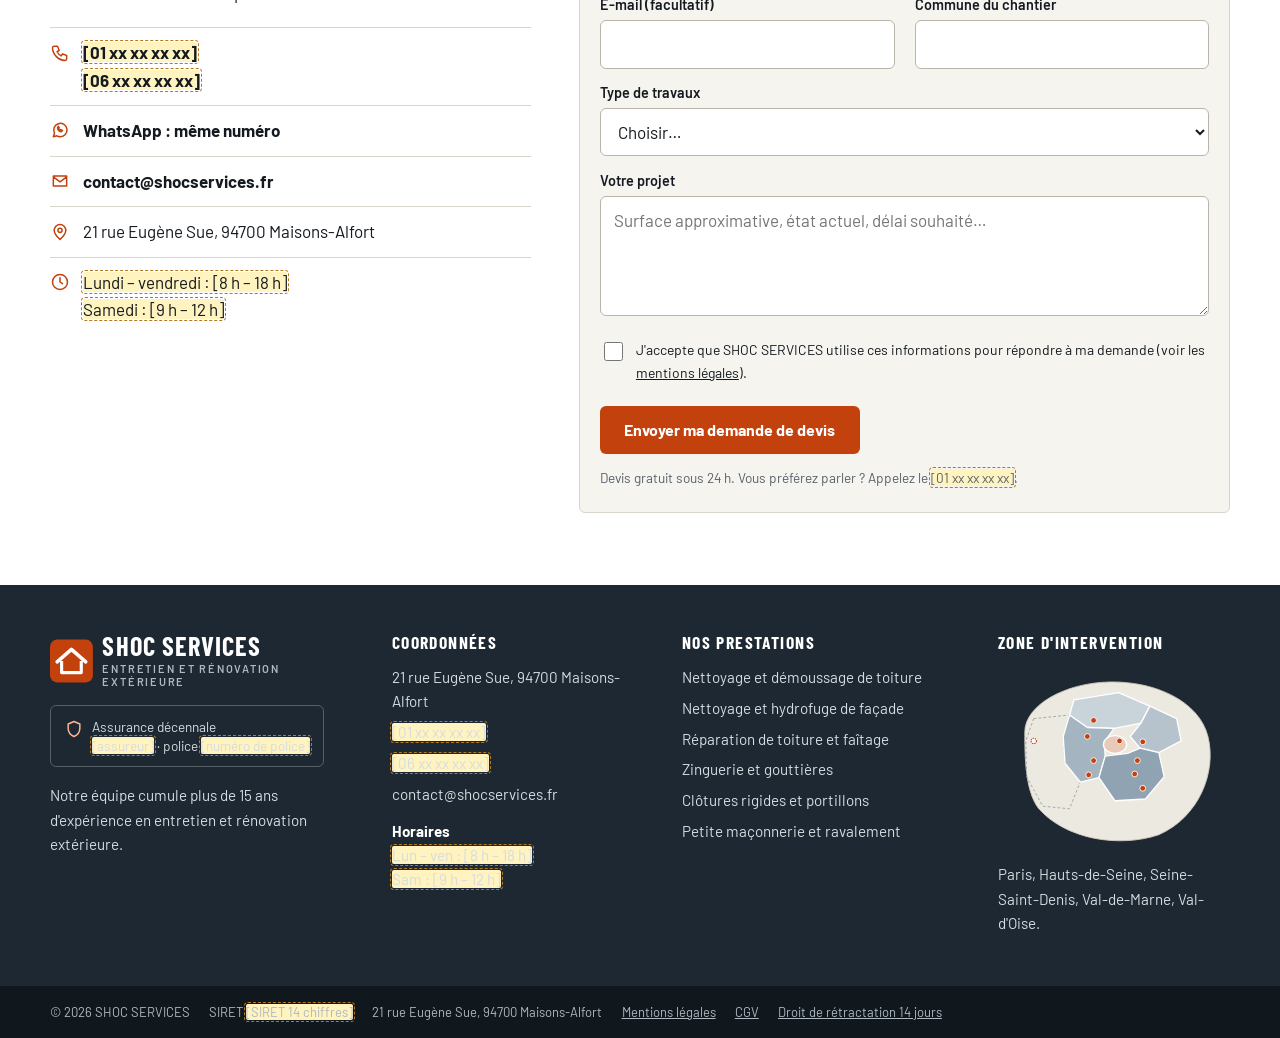
<file: clotures-rigides-portillons.html>
<!DOCTYPE html>
<html lang="fr">
<head>
<meta charset="utf-8">
<meta name="viewport" content="width=device-width, initial-scale=1">
<title>Clôture rigide Île-de-France : pose et portillon | SHOC SERVICES</title>
<meta name="description" content="Pose de clôture rigide et de portillon en Île-de-France : poteaux scellés, platines, panneaux soudés. 80 à 120 €/ml. Devis gratuit sous 24 h.">
<meta name="theme-color" content="#1d2832">
<meta property="og:type" content="website">
<meta property="og:title" content="Clôture rigide Île-de-France : pose et portillon | SHOC SERVICES">
<meta property="og:description" content="Pose de clôture rigide et de portillon en Île-de-France : poteaux scellés, platines, panneaux soudés. 80 à 120 €/ml. Devis gratuit sous 24 h.">
<meta property="og:locale" content="fr_FR">
<!-- PERSONNALISER : ajouter <link rel="canonical" href="https://www.VOTRE-DOMAINE.fr/{page}"> et une image og:image -->
<link rel="icon" href="favicon.svg" type="image/svg+xml">
<link rel="preconnect" href="https://fonts.googleapis.com">
<link rel="preconnect" href="https://fonts.gstatic.com" crossorigin>
<!-- Seule dépendance externe : Google Fonts. Pour être 100 % conforme RGPD, hébergez les polices sur votre serveur. -->
<link href="https://fonts.googleapis.com/css2?family=Barlow+Condensed:wght@600;700&family=Barlow:wght@400;500;600;700&display=swap" rel="stylesheet">
<link rel="stylesheet" href="style.css">
</head>
<body>
<a class="skip" href="#contenu">Aller au contenu</a>
<!-- 1. BANDEAU GRIS : adresse · mail · deux téléphones à droite -->
<div class="topbar">
  <div class="wrap">
    <div class="topbar-left">
      <span class="topbar-addr">21 rue Eugène Sue, 94700 Maisons-Alfort</span><span class="sep" aria-hidden="true">·</span>
      <a href="mailto:contact@shocservices.fr">contact@shocservices.fr</a>
    </div>
    <div class="topbar-right">
      <a href="tel:+33XXXXXXXXX"><span class="todo">[01 xx xx xx xx]</span></a>
      <a href="tel:+33XXXXXXXXX"><span class="todo">[06 xx xx xx xx]</span></a>
    </div>
  </div>
</div>
<!-- 2. EN-TÊTE : logo + 3 pastilles -->
<header class="site-head">
  <div class="wrap head-in">
    <a class="logo" href="index.html" aria-label="SHOC SERVICES, accueil"><svg viewBox="0 0 48 48" aria-hidden="true"><rect width="48" height="48" rx="8" fill="#c2410c"/><path d="M8 25L24 11l16 14" fill="none" stroke="#fff" stroke-width="4" stroke-linecap="round" stroke-linejoin="round"/><path d="M13 24v13h22V24" fill="none" stroke="#fff" stroke-width="3.5" stroke-linejoin="round"/></svg><span class="logo-txt">SHOC SERVICES<small>Entretien et rénovation extérieure</small></span></a>
    <ul class="pills" aria-label="Nos garanties">
      <li class="pill"><svg class="ic" viewBox="0 0 24 24" aria-hidden="true" fill="none" stroke="currentColor" stroke-width="1.8" stroke-linecap="round" stroke-linejoin="round"><path d="M12 3l7 3v5c0 5-3.2 8.2-7 10-3.8-1.8-7-5-7-10V6z"/></svg>Assuré décennale · <span class="todo">[assureur]</span></li>
      <li class="pill"><svg class="ic" viewBox="0 0 24 24" aria-hidden="true" fill="none" stroke="currentColor" stroke-width="1.8" stroke-linecap="round" stroke-linejoin="round"><path d="M12 4a5 5 0 100 10 5 5 0 000-10z M8.5 13.5L7 21l5-3 5 3-1.5-7.5"/></svg>10 ans de garantie décennale</li>
      <li class="pill"><svg class="ic" viewBox="0 0 24 24" aria-hidden="true" fill="none" stroke="currentColor" stroke-width="1.8" stroke-linecap="round" stroke-linejoin="round"><path d="M12 21s7-6.2 7-11a7 7 0 10-14 0c0 4.8 7 11 7 11z M12 7.5a2.5 2.5 0 100 5 2.5 2.5 0 000-5z"/></svg>Intervention en Île-de-France</li>
    </ul>
  </div>
</header>
<!-- 3. MENU FIXE (reste en haut de l'écran au défilement) -->
<nav class="nav" id="menu" aria-label="Navigation principale">
  <div class="wrap nav-in">
    <button class="nav-burger" id="burger" type="button" aria-expanded="false" aria-controls="navlist"><svg class="ic" viewBox="0 0 24 24" aria-hidden="true" fill="none" stroke="currentColor" stroke-width="1.8" stroke-linecap="round" stroke-linejoin="round"><path d="M4 7h16M4 12h16M4 17h16"/></svg>Menu</button>
    <a class="nav-call" href="tel:+33XXXXXXXXX" aria-label="Appeler maintenant"><svg class="ic" viewBox="0 0 24 24" aria-hidden="true" fill="none" stroke="currentColor" stroke-width="1.8" stroke-linecap="round" stroke-linejoin="round"><path d="M5 4h4l2 5-2.5 1.5a11 11 0 005 5L15 13l5 2v4a2 2 0 01-2 2A16 16 0 013 6a2 2 0 012-2z"/></svg><span>Appeler</span></a>
    <ul class="nav-list" id="navlist">
      <li><a href="index.html">Accueil</a></li>
      <li><a href="qui-sommes-nous.html">Qui sommes-nous</a></li>
      <li class="has-sub">
        <div class="row"><a href="index.html#prestations" aria-current="true">Nos prestations</a>
        <button class="sub-toggle" type="button" aria-expanded="false" aria-label="Afficher les 6 prestations"><svg class="ic" viewBox="0 0 24 24" aria-hidden="true" fill="none" stroke="currentColor" stroke-width="1.8" stroke-linecap="round" stroke-linejoin="round"><path d="M6 9l6 6 6-6"/></svg></button></div>
        <ul class="sub"><li><a href="demoussage-toiture.html">Nettoyage et démoussage de toiture</a></li><li><a href="nettoyage-facade.html">Nettoyage et hydrofuge de façade</a></li><li><a href="reparation-toiture-faitage.html">Réparation de toiture et faîtage</a></li><li><a href="zinguerie-gouttieres.html">Zinguerie et gouttières</a></li><li><a href="clotures-rigides-portillons.html" aria-current="page">Clôtures rigides et portillons</a></li><li><a href="petite-maconnerie-ravalement.html">Petite maçonnerie et ravalement</a></li></ul>
      </li>
      <li><a href="realisations.html">Nos réalisations</a></li>
      <li><a href="avis.html">Avis</a></li>
      <li><a href="contact.html">Contact</a></li>
    </ul>
  </div>
</nav>
<main id="contenu">
<section class="page-hero"><div class="wrap">
  <nav class="crumbs" aria-label="Fil d'Ariane"><a href="index.html">Accueil</a> / <a href="index.html#prestations">Nos prestations</a> / <span aria-current="page">Clôtures rigides</span></nav>
  <h1>Clôtures rigides et portillons</h1><p>Poteaux scellés, panneaux alignés, portillon réglé. Le prix au mètre linéaire est annoncé avant le chantier.</p><div class="btn-row" style="margin-top:1.2rem"><a class="btn btn-primary" href="#devis">Devis gratuit sous 24 h</a><a class="btn btn-ghost" href="tel:+33XXXXXXXXX"><svg class="ic" viewBox="0 0 24 24" aria-hidden="true" fill="none" stroke="currentColor" stroke-width="1.8" stroke-linecap="round" stroke-linejoin="round"><path d="M5 4h4l2 5-2.5 1.5a11 11 0 005 5L15 13l5 2v4a2 2 0 01-2 2A16 16 0 013 6a2 2 0 012-2z"/></svg>Appeler maintenant</a></div></div></section>
<section class="section"><div class="wrap svc-layout">
  <article class="prose">
    <p class="lead">Une clôture rigide tient par ses poteaux. Mal scellés, ils penchent. Nous soignons le scellement, le niveau et l'alignement.</p>
    <!-- IMAGE 16:9 (1600×900 px) → <img src="img/clotures-rigides-portillons.jpg" width="1600" height="900" alt="Clôture rigide et portillon posés" loading="lazy" class="cover"> -->
<div class="ph" style="--r:16/9" role="img" aria-label="Clôture rigide et portillon posés"><span>Photo 16:9 · Clôture rigide et portillon posés</span></div>
    <h2>Quand intervenir</h2>
    <ul class="checks"><li>Limite de terrain à fermer ou à remplacer.</li><li>Ancienne clôture rouillée, tordue ou qui penche.</li><li>Besoin d'un portillon qui ferme sans forcer.</li><li>Terrain en pente à clore proprement.</li></ul>
    <h2>Comment nous travaillons</h2>
    <ol class="steps"><li><h3>Relevé et règles locales</h3><p>Nous mesurons et vérifions la limite avec vous. Selon le PLU de la commune, une déclaration préalable en mairie peut être nécessaire&nbsp;: nous vous disons quoi demander.</p></li><li><h3>Implantation au cordeau</h3><p>Les points de poteaux sont tracés à l'alignement, à écartement régulier.</p></li><li><h3>Scellement des poteaux</h3><p>Sur terre, les poteaux sont scellés dans un plot béton. Sur dalle ou muret, une platine est fixée par scellement chimique.</p></li><li><h3>Muret de soubassement (si besoin)</h3><p>Le muret repose sur une semelle filante&nbsp;: une fondation en longueur qui répartit la charge. Il est monté en parpaing, puis couvert.</p></li><li><h3>Pose des panneaux</h3><p>Les panneaux rigides sont fixés à niveau. Sur terrain en pente, nous posons par redans (décalés d'un panneau à l'autre).</p></li><li><h3>Portillon et finitions</h3><p>Gonds, serrure et fermeture sont réglés. Nous remettons le terrain propre.</p></li></ol>
    <h2>Prix</h2>
    <div class="box"><p><strong>Clôture&nbsp;: 80 à 120&nbsp;€/ml</strong> (mètre linéaire), selon la hauteur, le type de panneau, le sol et la présence d'un muret.</p></div>
    <div class="box"><p><strong>Garantie.</strong> Muret, semelle et scellements&nbsp;: l'attestation décennale est jointe au devis pour les travaux qui en relèvent.</p></div>
    <h2>Questions fréquentes</h2>
    <div class="faq"><details><summary>Faut-il une autorisation&nbsp;?</summary><p>Souvent une déclaration préalable en mairie, selon le PLU. Nous vous indiquons les pièces à fournir. La démarche se fait en mairie, au nom du propriétaire.</p></details><details><summary>Pouvez-vous poser sur un muret existant&nbsp;?</summary><p>Oui, s'il est sain. Nous contrôlons fissures et aplomb avant de fixer les platines.</p></details><details><summary>Et sur un terrain en pente&nbsp;?</summary><p>Oui. La clôture suit la pente par redans ou en escalier, selon la longueur de panneau.</p></details></div>
    <h2>À voir aussi</h2>
    <div class="related"><a href="petite-maconnerie-ravalement.html">Petite maçonnerie et ravalement<svg class="ic" viewBox="0 0 24 24" aria-hidden="true" fill="none" stroke="currentColor" stroke-width="1.8" stroke-linecap="round" stroke-linejoin="round"><path d="M5 12h14M13 6l6 6-6 6"/></svg></a><a href="nettoyage-facade.html">Nettoyage et hydrofuge de façade<svg class="ic" viewBox="0 0 24 24" aria-hidden="true" fill="none" stroke="currentColor" stroke-width="1.8" stroke-linecap="round" stroke-linejoin="round"><path d="M5 12h14M13 6l6 6-6 6"/></svg></a><a href="demoussage-toiture.html">Nettoyage et démoussage de toiture<svg class="ic" viewBox="0 0 24 24" aria-hidden="true" fill="none" stroke="currentColor" stroke-width="1.8" stroke-linecap="round" stroke-linejoin="round"><path d="M5 12h14M13 6l6 6-6 6"/></svg></a></div>
  </article>
  <aside class="side" aria-label="Devis">
    <span class="kicker">Devis gratuit sous 24 h</span>
    <a class="big" href="tel:+33XXXXXXXXX" style="text-decoration:none"><span class="todo">[01 xx xx xx xx]</span></a>
    <a class="btn btn-primary btn-block" href="#devis">Demander un devis</a>
    <a class="btn btn-line btn-block" href="https://wa.me/33XXXXXXXXX?text=Bonjour%20SHOC%20SERVICES%2C%20je%20souhaite%20un%20devis." rel="noopener"><svg class="ic" viewBox="0 0 24 24" aria-hidden="true" fill="none" stroke="currentColor" stroke-width="1.8" stroke-linecap="round" stroke-linejoin="round"><path d="M4 20l1.4-4.2A8 8 0 1112 20a8 8 0 01-3.8-1L4 20z M9 9.5c.3 2 2.5 4.2 4.5 4.5l1.5-1.5-2-1-1 .7c-.7-.4-1.3-1-1.7-1.7l.7-1-1-2z"/></svg>WhatsApp</a>
    <ul><li>Visite et devis écrit sans engagement</li><li>Intervention en Île-de-France (75, 92, 93, 94, 95)</li><li>Notre équipe&nbsp;: plus de 15 ans d'expérience</li></ul>
  </aside>
</div></section>
<!-- 9. BANDEAU CTA GRIS PLEINE LARGEUR -->
<section class="cta-band" aria-label="Demander un devis">
  <div class="wrap cta-in">
    <h2>Vous souhaitez nous faire part de votre projet&nbsp;?</h2>
    <a class="btn btn-primary" href="#devis">Demander un devis gratuit</a>
  </div>
</section>

</main>
<!-- 12. FORMULAIRE DE CONTACT FINAL -->
<section class="contact section" id="devis" aria-labelledby="devis-t">
  <div class="wrap contact-grid">
    <div>
      <span class="kicker">Devis gratuit sous 24 h</span>
      <h2 id="devis-t">Parlons de votre chantier</h2>
      <p>Décrivez votre projet en quelques lignes. Nous vous rappelons pour fixer une visite et chiffrer par écrit.</p>
      <ul class="contact-list">
        <li><svg class="ic" viewBox="0 0 24 24" aria-hidden="true" fill="none" stroke="currentColor" stroke-width="1.8" stroke-linecap="round" stroke-linejoin="round"><path d="M5 4h4l2 5-2.5 1.5a11 11 0 005 5L15 13l5 2v4a2 2 0 01-2 2A16 16 0 013 6a2 2 0 012-2z"/></svg><div><a href="tel:+33XXXXXXXXX"><span class="todo">[01 xx xx xx xx]</span></a><br><a href="tel:+33XXXXXXXXX"><span class="todo">[06 xx xx xx xx]</span></a></div></li>
        <li><svg class="ic" viewBox="0 0 24 24" aria-hidden="true" fill="none" stroke="currentColor" stroke-width="1.8" stroke-linecap="round" stroke-linejoin="round"><path d="M4 20l1.4-4.2A8 8 0 1112 20a8 8 0 01-3.8-1L4 20z M9 9.5c.3 2 2.5 4.2 4.5 4.5l1.5-1.5-2-1-1 .7c-.7-.4-1.3-1-1.7-1.7l.7-1-1-2z"/></svg><div><a href="https://wa.me/33XXXXXXXXX?text=Bonjour%20SHOC%20SERVICES%2C%20je%20souhaite%20un%20devis." rel="noopener">WhatsApp&nbsp;: même numéro</a></div></li>
        <li><svg class="ic" viewBox="0 0 24 24" aria-hidden="true" fill="none" stroke="currentColor" stroke-width="1.8" stroke-linecap="round" stroke-linejoin="round"><path d="M4 6h16v12H4z M4 7l8 6 8-6"/></svg><div><a href="mailto:contact@shocservices.fr">contact@shocservices.fr</a></div></li>
        <li><svg class="ic" viewBox="0 0 24 24" aria-hidden="true" fill="none" stroke="currentColor" stroke-width="1.8" stroke-linecap="round" stroke-linejoin="round"><path d="M12 21s7-6.2 7-11a7 7 0 10-14 0c0 4.8 7 11 7 11z M12 7.5a2.5 2.5 0 100 5 2.5 2.5 0 000-5z"/></svg><div>21 rue Eugène Sue, 94700 Maisons-Alfort</div></li>
        <li><svg class="ic" viewBox="0 0 24 24" aria-hidden="true" fill="none" stroke="currentColor" stroke-width="1.8" stroke-linecap="round" stroke-linejoin="round"><path d="M12 3a9 9 0 100 18 9 9 0 000-18z M12 7v5l3 2"/></svg><div><span class="todo">Lundi – vendredi&nbsp;: [8 h – 18 h]</span><br><span class="todo">Samedi&nbsp;: [9 h – 12 h]</span></div></li>
      </ul>
    </div>
    <div class="contact-card">
      <form class="form" action="https://formspree.io/f/[ID_FORMSPREE]" method="POST">
      <input type="hidden" name="_subject" value="Demande de devis — site SHOC SERVICES">
      <input class="hp" type="text" name="_gotcha" tabindex="-1" autocomplete="off" aria-hidden="true">
      <div class="form-grid two">
        <div><label for="f2-nom">Nom</label><input id="f2-nom" name="nom" type="text" autocomplete="name" required></div>
        <div><label for="f2-tel">Téléphone</label><input id="f2-tel" name="telephone" type="tel" inputmode="tel" autocomplete="tel" required></div>
        <div><label for="f2-email">E-mail (facultatif)</label><input id="f2-email" name="email" type="email" autocomplete="email"></div>
        <div><label for="f2-commune">Commune du chantier</label><input id="f2-commune" name="commune" type="text" autocomplete="address-level2" required></div>
        <div class="full"><label for="f2-type">Type de travaux</label>
          <select id="f2-type" name="type_travaux" required><option value="" selected disabled>Choisir…</option><option>Nettoyage et démoussage de toiture</option><option>Nettoyage et hydrofuge de façade</option><option>Réparation de toiture et faîtage</option><option>Zinguerie et gouttières</option><option>Clôtures rigides et portillons</option><option>Petite maçonnerie et ravalement</option><option>Autre ou je ne sais pas</option></select></div>
        <div class="full"><label for="f2-msg">Votre projet</label>
          <textarea id="f2-msg" name="message" placeholder="Surface approximative, état actuel, délai souhaité…"></textarea></div>
      </div>
      <label class="check"><input type="checkbox" name="consentement" value="oui" required>
        <span>J'accepte que SHOC SERVICES utilise ces informations pour répondre à ma demande (voir les <a href="mentions-legales.html#donnees">mentions légales</a>).</span></label>
      <button class="btn btn-primary" type="submit">Envoyer ma demande de devis</button>
      <p class="fine">Devis gratuit sous 24 h. Vous préférez parler&nbsp;? Appelez le <span class="todo">[01 xx xx xx xx]</span>.</p>
    </form>
    </div>
  </div>
</section>
<!-- 13. PIED DE PAGE 4 COLONNES -->
<footer class="footer">
  <div class="wrap foot-grid">
    <div>
      <a class="logo" href="index.html" aria-label="SHOC SERVICES, accueil"><svg viewBox="0 0 48 48" aria-hidden="true"><rect width="48" height="48" rx="8" fill="#c2410c"/><path d="M8 25L24 11l16 14" fill="none" stroke="#fff" stroke-width="4" stroke-linecap="round" stroke-linejoin="round"/><path d="M13 24v13h22V24" fill="none" stroke="#fff" stroke-width="3.5" stroke-linejoin="round"/></svg><span class="logo-txt">SHOC SERVICES<small>Entretien et rénovation extérieure</small></span></a>
      <div class="foot-badge"><svg class="ic" viewBox="0 0 24 24" aria-hidden="true" fill="none" stroke="currentColor" stroke-width="1.8" stroke-linecap="round" stroke-linejoin="round"><path d="M12 3l7 3v5c0 5-3.2 8.2-7 10-3.8-1.8-7-5-7-10V6z"/></svg><span>Assurance décennale<br><span class="todo">[assureur]</span> · police <span class="todo">[numéro de police]</span></span></div>
      <p style="margin-top:1rem">Notre équipe cumule plus de 15 ans d'expérience en entretien et rénovation extérieure.</p>
    </div>
    <div>
      <h3>Coordonnées</h3>
      <ul>
        <li>21 rue Eugène Sue, 94700 Maisons-Alfort</li>
        <li><a href="tel:+33XXXXXXXXX"><span class="todo">[01 xx xx xx xx]</span></a></li>
        <li><a href="tel:+33XXXXXXXXX"><span class="todo">[06 xx xx xx xx]</span></a></li>
        <li><a href="mailto:contact@shocservices.fr">contact@shocservices.fr</a></li>
        <li style="margin-top:.8rem"><strong style="color:#fff">Horaires</strong><br><span class="todo">Lun – ven&nbsp;: [8 h – 18 h]</span><br><span class="todo">Sam&nbsp;: [9 h – 12 h]</span></li>
      </ul>
    </div>
    <div>
      <h3>Nos prestations</h3>
      <ul><li><a href="demoussage-toiture.html">Nettoyage et démoussage de toiture</a></li><li><a href="nettoyage-facade.html">Nettoyage et hydrofuge de façade</a></li><li><a href="reparation-toiture-faitage.html">Réparation de toiture et faîtage</a></li><li><a href="zinguerie-gouttieres.html">Zinguerie et gouttières</a></li><li><a href="clotures-rigides-portillons.html">Clôtures rigides et portillons</a></li><li><a href="petite-maconnerie-ravalement.html">Petite maçonnerie et ravalement</a></li></ul>
    </div>
    <div class="foot-map">
      <h3>Zone d'intervention</h3>
      <svg viewBox="0 0 520 420" role="img" aria-labelledby="zt7"><title id="zt7">Carte stylisée de l'Île-de-France&nbsp;: zone d'intervention (75, 92, 93, 94, 95)</title><path d="M60 150C60 90 150 40 250 38 350 36 450 80 470 160 490 240 450 340 360 380 270 410 150 390 90 320 60 280 60 200 60 150z" fill="#ece9e1" stroke="#cfcabd" stroke-width="2"/><path d="M80 120L160 112 146 160 150 220 184 262 160 322 100 316 64 250 62 170z" fill="none" stroke="#9aa1a7" stroke-width="2" stroke-dasharray="6 5"/><g stroke="#fff" stroke-width="3" stroke-linejoin="round"><path d="M170 78L270 62 340 92 320 130 260 142 200 140 160 112z" fill="#c9d3da"/><path d="M320 130L340 92 400 120 410 170 360 196 318 186 296 160z" fill="#b6c3cd"/><path d="M160 112L200 140 260 142 238 172 240 204 226 252 184 262 150 220 146 160z" fill="#a4b4c0"/><path d="M240 204L290 198 318 186 360 196 372 250 330 300 262 304 226 252z" fill="#8fa3b2"/><ellipse cx="262" cy="178" rx="26" ry="20" fill="#e9c9b8"/></g><circle cx="214" cy="124" r="6.5" fill="#c2410c" stroke="#fff" stroke-width="2"><title>Argenteuil (95)</title></circle><circle cx="200" cy="160" r="6.5" fill="#c2410c" stroke="#fff" stroke-width="2"><title>Nanterre (92)</title></circle><circle cx="214" cy="214" r="6.5" fill="#c2410c" stroke="#fff" stroke-width="2"><title>Boulogne-Billancourt (92)</title></circle><circle cx="203" cy="246" r="6.5" fill="#c2410c" stroke="#fff" stroke-width="2"><title>Antony (92)</title></circle><circle cx="272" cy="170" r="6.5" fill="#c2410c" stroke="#fff" stroke-width="2"><title>Paris 10e (75)</title></circle><circle cx="324" cy="172" r="6.5" fill="#c2410c" stroke="#fff" stroke-width="2"><title>Montreuil (93)</title></circle><circle cx="312" cy="214" r="6.5" fill="#c2410c" stroke="#fff" stroke-width="2"><title>Vincennes (94)</title></circle><circle cx="306" cy="244" r="6.5" fill="#c2410c" stroke="#fff" stroke-width="2"><title>Maisons-Alfort (94)</title></circle><circle cx="324" cy="276" r="6.5" fill="#c2410c" stroke="#fff" stroke-width="2"><title>Créteil (94)</title></circle><g><circle cx="80" cy="170" r="6" fill="#fff" stroke="#c2410c" stroke-width="2.5" stroke-dasharray="3 2"><title>Bonnières-sur-Seine (78), sur demande</title></circle></g></svg>
      <p style="margin-top:.6rem">Paris, Hauts-de-Seine, Seine-Saint-Denis, Val-de-Marne, Val-d'Oise.</p>
    </div>
  </div>
  <div class="legal">
    <div class="wrap">
      <span>© 2026 SHOC SERVICES</span>
      <span>SIRET <span class="todo">[SIRET 14 chiffres]</span></span>
      <span>21 rue Eugène Sue, 94700 Maisons-Alfort</span>
      <a href="mentions-legales.html">Mentions légales</a>
      <a href="cgv.html">CGV</a>
      <a href="cgv.html#retractation">Droit de rétractation 14 jours</a>
    </div>
  </div>
</footer>
<!-- BOUTON WHATSAPP FLOTTANT (permanent). Remplacer 33XXXXXXXXX par le numéro au format international sans « + » -->
<a class="wa" href="https://wa.me/33XXXXXXXXX?text=Bonjour%20SHOC%20SERVICES%2C%20je%20souhaite%20un%20devis." rel="noopener" aria-label="Écrire sur WhatsApp"><svg class="ic" viewBox="0 0 24 24" aria-hidden="true" fill="none" stroke="currentColor" stroke-width="1.8" stroke-linecap="round" stroke-linejoin="round"><path d="M4 20l1.4-4.2A8 8 0 1112 20a8 8 0 01-3.8-1L4 20z M9 9.5c.3 2 2.5 4.2 4.5 4.5l1.5-1.5-2-1-1 .7c-.7-.4-1.3-1-1.7-1.7l.7-1-1-2z"/></svg><span>WhatsApp</span></a>
<script>
/* Menu mobile, sous-menu, carrousel du hero. Aucune bibliothèque. */
(function(){
  var nav=document.getElementById('menu'),b=document.getElementById('burger');
  if(b){b.addEventListener('click',function(){var o=nav.classList.toggle('open');b.setAttribute('aria-expanded',o);});}
  [].forEach.call(document.querySelectorAll('.sub-toggle'),function(t){
    t.addEventListener('click',function(){var li=t.parentNode.parentNode,o=li.classList.toggle('open');t.setAttribute('aria-expanded',o);});
  });
  var s=document.querySelectorAll('.slide'),d=document.querySelectorAll('.dots button');
  if(s.length>1){
    var i=0,timer=null;
    var show=function(n){s[i].classList.remove('is-active');d[i].removeAttribute('aria-current');
      i=(n+s.length)%s.length;s[i].classList.add('is-active');d[i].setAttribute('aria-current','true');};
    var stop=function(){clearInterval(timer);};
    [].forEach.call(d,function(x,n){x.addEventListener('click',function(){show(n);stop();});});
    var h=document.querySelector('.slides');
    h.addEventListener('mouseenter',stop);h.addEventListener('focusin',stop);
    if(!window.matchMedia('(prefers-reduced-motion: reduce)').matches){timer=setInterval(function(){show(i+1);},6500);}
  }
})();
</script>
</body>
</html>
</file>
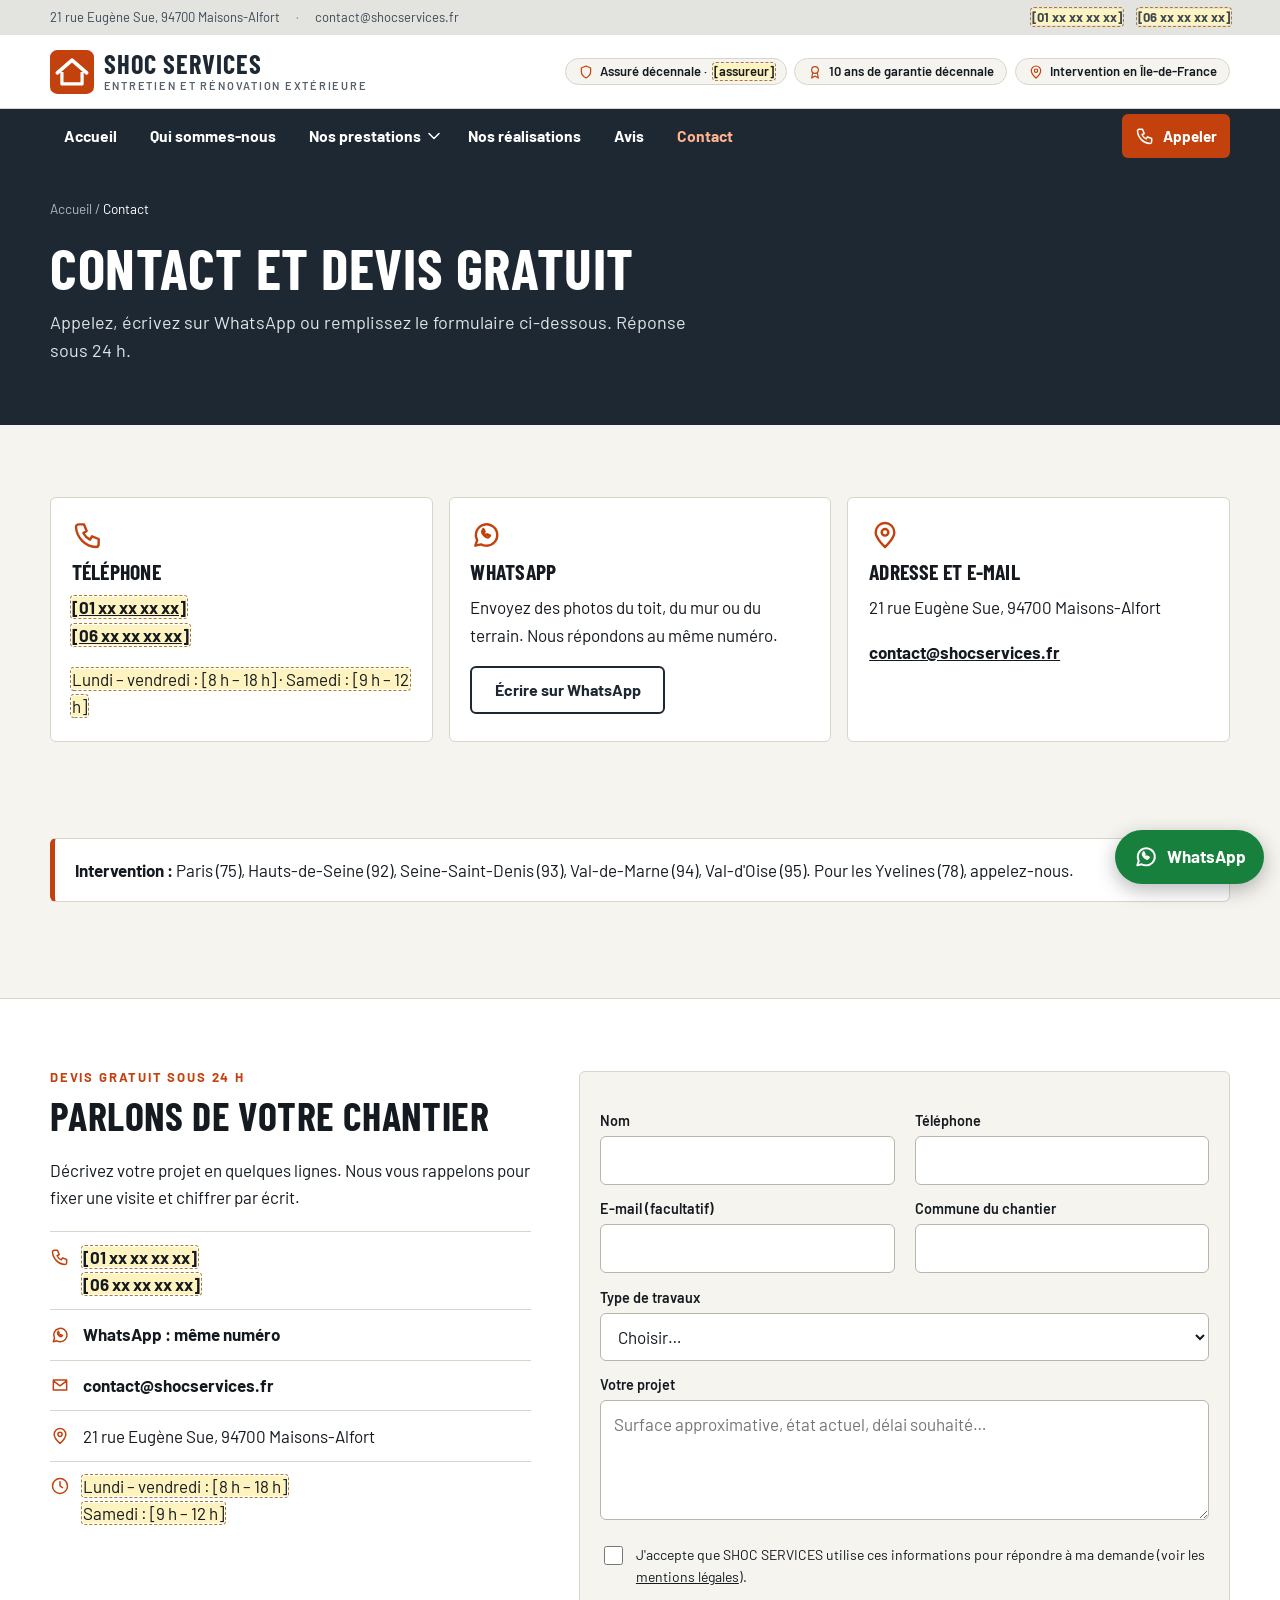
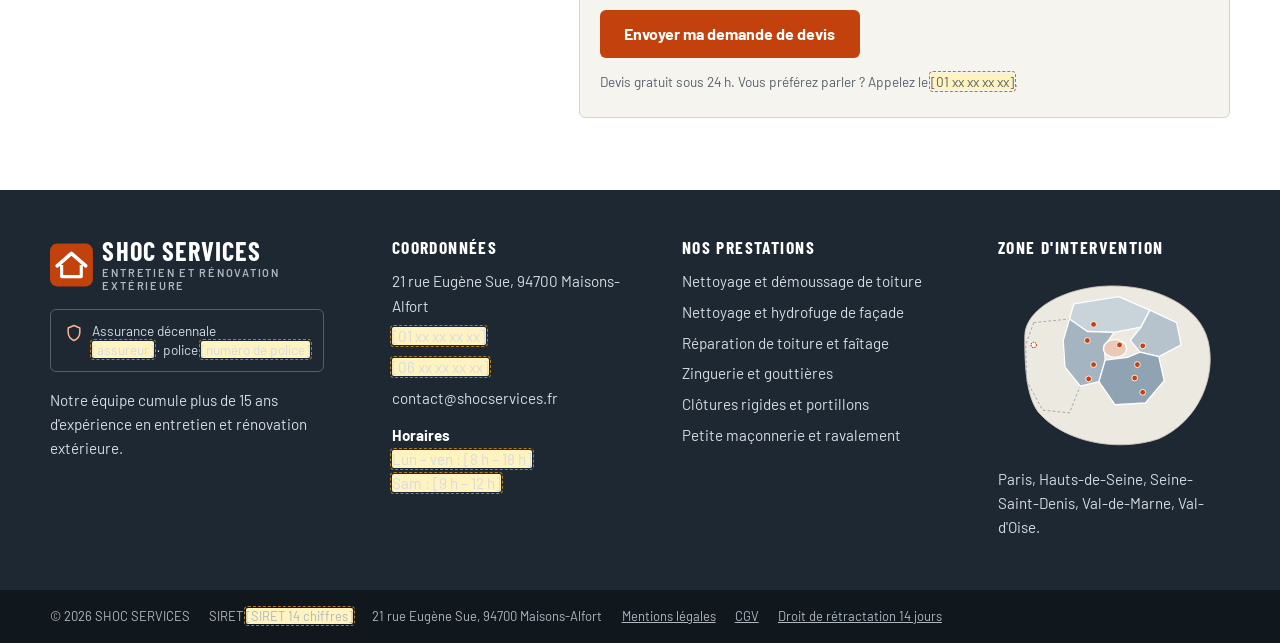
<file: contact.html>
<!DOCTYPE html>
<html lang="fr">
<head>
<meta charset="utf-8">
<meta name="viewport" content="width=device-width, initial-scale=1">
<title>Contact et devis gratuit sous 24 h | SHOC SERVICES</title>
<meta name="description" content="Contactez SHOC SERVICES à Maisons-Alfort : téléphone, WhatsApp, e-mail ou formulaire. Devis gratuit sous 24 h pour façade, toiture, clôture en Île-de-France.">
<meta name="theme-color" content="#1d2832">
<meta property="og:type" content="website">
<meta property="og:title" content="Contact et devis gratuit sous 24 h | SHOC SERVICES">
<meta property="og:description" content="Contactez SHOC SERVICES à Maisons-Alfort : téléphone, WhatsApp, e-mail ou formulaire. Devis gratuit sous 24 h pour façade, toiture, clôture en Île-de-France.">
<meta property="og:locale" content="fr_FR">
<!-- PERSONNALISER : ajouter <link rel="canonical" href="https://www.VOTRE-DOMAINE.fr/{page}"> et une image og:image -->
<link rel="icon" href="favicon.svg" type="image/svg+xml">
<link rel="preconnect" href="https://fonts.googleapis.com">
<link rel="preconnect" href="https://fonts.gstatic.com" crossorigin>
<!-- Seule dépendance externe : Google Fonts. Pour être 100 % conforme RGPD, hébergez les polices sur votre serveur. -->
<link href="https://fonts.googleapis.com/css2?family=Barlow+Condensed:wght@600;700&family=Barlow:wght@400;500;600;700&display=swap" rel="stylesheet">
<link rel="stylesheet" href="style.css">
</head>
<body>
<a class="skip" href="#contenu">Aller au contenu</a>
<!-- 1. BANDEAU GRIS : adresse · mail · deux téléphones à droite -->
<div class="topbar">
  <div class="wrap">
    <div class="topbar-left">
      <span class="topbar-addr">21 rue Eugène Sue, 94700 Maisons-Alfort</span><span class="sep" aria-hidden="true">·</span>
      <a href="mailto:contact@shocservices.fr">contact@shocservices.fr</a>
    </div>
    <div class="topbar-right">
      <a href="tel:+33XXXXXXXXX"><span class="todo">[01 xx xx xx xx]</span></a>
      <a href="tel:+33XXXXXXXXX"><span class="todo">[06 xx xx xx xx]</span></a>
    </div>
  </div>
</div>
<!-- 2. EN-TÊTE : logo + 3 pastilles -->
<header class="site-head">
  <div class="wrap head-in">
    <a class="logo" href="index.html" aria-label="SHOC SERVICES, accueil"><svg viewBox="0 0 48 48" aria-hidden="true"><rect width="48" height="48" rx="8" fill="#c2410c"/><path d="M8 25L24 11l16 14" fill="none" stroke="#fff" stroke-width="4" stroke-linecap="round" stroke-linejoin="round"/><path d="M13 24v13h22V24" fill="none" stroke="#fff" stroke-width="3.5" stroke-linejoin="round"/></svg><span class="logo-txt">SHOC SERVICES<small>Entretien et rénovation extérieure</small></span></a>
    <ul class="pills" aria-label="Nos garanties">
      <li class="pill"><svg class="ic" viewBox="0 0 24 24" aria-hidden="true" fill="none" stroke="currentColor" stroke-width="1.8" stroke-linecap="round" stroke-linejoin="round"><path d="M12 3l7 3v5c0 5-3.2 8.2-7 10-3.8-1.8-7-5-7-10V6z"/></svg>Assuré décennale · <span class="todo">[assureur]</span></li>
      <li class="pill"><svg class="ic" viewBox="0 0 24 24" aria-hidden="true" fill="none" stroke="currentColor" stroke-width="1.8" stroke-linecap="round" stroke-linejoin="round"><path d="M12 4a5 5 0 100 10 5 5 0 000-10z M8.5 13.5L7 21l5-3 5 3-1.5-7.5"/></svg>10 ans de garantie décennale</li>
      <li class="pill"><svg class="ic" viewBox="0 0 24 24" aria-hidden="true" fill="none" stroke="currentColor" stroke-width="1.8" stroke-linecap="round" stroke-linejoin="round"><path d="M12 21s7-6.2 7-11a7 7 0 10-14 0c0 4.8 7 11 7 11z M12 7.5a2.5 2.5 0 100 5 2.5 2.5 0 000-5z"/></svg>Intervention en Île-de-France</li>
    </ul>
  </div>
</header>
<!-- 3. MENU FIXE (reste en haut de l'écran au défilement) -->
<nav class="nav" id="menu" aria-label="Navigation principale">
  <div class="wrap nav-in">
    <button class="nav-burger" id="burger" type="button" aria-expanded="false" aria-controls="navlist"><svg class="ic" viewBox="0 0 24 24" aria-hidden="true" fill="none" stroke="currentColor" stroke-width="1.8" stroke-linecap="round" stroke-linejoin="round"><path d="M4 7h16M4 12h16M4 17h16"/></svg>Menu</button>
    <a class="nav-call" href="tel:+33XXXXXXXXX" aria-label="Appeler maintenant"><svg class="ic" viewBox="0 0 24 24" aria-hidden="true" fill="none" stroke="currentColor" stroke-width="1.8" stroke-linecap="round" stroke-linejoin="round"><path d="M5 4h4l2 5-2.5 1.5a11 11 0 005 5L15 13l5 2v4a2 2 0 01-2 2A16 16 0 013 6a2 2 0 012-2z"/></svg><span>Appeler</span></a>
    <ul class="nav-list" id="navlist">
      <li><a href="index.html">Accueil</a></li>
      <li><a href="qui-sommes-nous.html">Qui sommes-nous</a></li>
      <li class="has-sub">
        <div class="row"><a href="index.html#prestations">Nos prestations</a>
        <button class="sub-toggle" type="button" aria-expanded="false" aria-label="Afficher les 6 prestations"><svg class="ic" viewBox="0 0 24 24" aria-hidden="true" fill="none" stroke="currentColor" stroke-width="1.8" stroke-linecap="round" stroke-linejoin="round"><path d="M6 9l6 6 6-6"/></svg></button></div>
        <ul class="sub"><li><a href="demoussage-toiture.html">Nettoyage et démoussage de toiture</a></li><li><a href="nettoyage-facade.html">Nettoyage et hydrofuge de façade</a></li><li><a href="reparation-toiture-faitage.html">Réparation de toiture et faîtage</a></li><li><a href="zinguerie-gouttieres.html">Zinguerie et gouttières</a></li><li><a href="clotures-rigides-portillons.html">Clôtures rigides et portillons</a></li><li><a href="petite-maconnerie-ravalement.html">Petite maçonnerie et ravalement</a></li></ul>
      </li>
      <li><a href="realisations.html">Nos réalisations</a></li>
      <li><a href="avis.html">Avis</a></li>
      <li><a href="contact.html" aria-current="page">Contact</a></li>
    </ul>
  </div>
</nav>
<main id="contenu">
<section class="page-hero"><div class="wrap">
  <nav class="crumbs" aria-label="Fil d'Ariane"><a href="index.html">Accueil</a> / <span aria-current="page">Contact</span></nav>
  <h1>Contact et devis gratuit</h1><p>Appelez, écrivez sur WhatsApp ou remplissez le formulaire ci-dessous. Réponse sous 24 h.</p></div></section>
<section class="section"><div class="wrap cards-3">
  <div class="info-card"><svg class="ic" viewBox="0 0 24 24" aria-hidden="true" fill="none" stroke="currentColor" stroke-width="1.8" stroke-linecap="round" stroke-linejoin="round"><path d="M5 4h4l2 5-2.5 1.5a11 11 0 005 5L15 13l5 2v4a2 2 0 01-2 2A16 16 0 013 6a2 2 0 012-2z"/></svg><h3>Téléphone</h3><p><a href="tel:+33XXXXXXXXX"><strong><span class="todo">[01 xx xx xx xx]</span></strong></a><br><a href="tel:+33XXXXXXXXX"><strong><span class="todo">[06 xx xx xx xx]</span></strong></a></p>
    <p style="margin:0"><span class="todo">Lundi – vendredi&nbsp;: [8 h – 18 h] · Samedi&nbsp;: [9 h – 12 h]</span></p></div>
  <div class="info-card"><svg class="ic" viewBox="0 0 24 24" aria-hidden="true" fill="none" stroke="currentColor" stroke-width="1.8" stroke-linecap="round" stroke-linejoin="round"><path d="M4 20l1.4-4.2A8 8 0 1112 20a8 8 0 01-3.8-1L4 20z M9 9.5c.3 2 2.5 4.2 4.5 4.5l1.5-1.5-2-1-1 .7c-.7-.4-1.3-1-1.7-1.7l.7-1-1-2z"/></svg><h3>WhatsApp</h3><p>Envoyez des photos du toit, du mur ou du terrain. Nous répondons au même numéro.</p><a class="btn btn-line" href="https://wa.me/33XXXXXXXXX?text=Bonjour%20SHOC%20SERVICES%2C%20je%20souhaite%20un%20devis." rel="noopener">Écrire sur WhatsApp</a></div>
  <div class="info-card"><svg class="ic" viewBox="0 0 24 24" aria-hidden="true" fill="none" stroke="currentColor" stroke-width="1.8" stroke-linecap="round" stroke-linejoin="round"><path d="M12 21s7-6.2 7-11a7 7 0 10-14 0c0 4.8 7 11 7 11z M12 7.5a2.5 2.5 0 100 5 2.5 2.5 0 000-5z"/></svg><h3>Adresse et e-mail</h3><p>21 rue Eugène Sue, 94700 Maisons-Alfort</p><p style="margin:0"><a href="mailto:contact@shocservices.fr"><strong>contact@shocservices.fr</strong></a></p></div>
</div></section>
<section class="section" style="padding-top:0"><div class="wrap">
  <div class="box"><p><strong>Intervention&nbsp;:</strong> Paris (75), Hauts-de-Seine (92), Seine-Saint-Denis (93), Val-de-Marne (94), Val-d'Oise (95). Pour les Yvelines (78), appelez-nous.</p></div>
</div></section>
</main>
<!-- 12. FORMULAIRE DE CONTACT FINAL -->
<section class="contact section" id="devis" aria-labelledby="devis-t">
  <div class="wrap contact-grid">
    <div>
      <span class="kicker">Devis gratuit sous 24 h</span>
      <h2 id="devis-t">Parlons de votre chantier</h2>
      <p>Décrivez votre projet en quelques lignes. Nous vous rappelons pour fixer une visite et chiffrer par écrit.</p>
      <ul class="contact-list">
        <li><svg class="ic" viewBox="0 0 24 24" aria-hidden="true" fill="none" stroke="currentColor" stroke-width="1.8" stroke-linecap="round" stroke-linejoin="round"><path d="M5 4h4l2 5-2.5 1.5a11 11 0 005 5L15 13l5 2v4a2 2 0 01-2 2A16 16 0 013 6a2 2 0 012-2z"/></svg><div><a href="tel:+33XXXXXXXXX"><span class="todo">[01 xx xx xx xx]</span></a><br><a href="tel:+33XXXXXXXXX"><span class="todo">[06 xx xx xx xx]</span></a></div></li>
        <li><svg class="ic" viewBox="0 0 24 24" aria-hidden="true" fill="none" stroke="currentColor" stroke-width="1.8" stroke-linecap="round" stroke-linejoin="round"><path d="M4 20l1.4-4.2A8 8 0 1112 20a8 8 0 01-3.8-1L4 20z M9 9.5c.3 2 2.5 4.2 4.5 4.5l1.5-1.5-2-1-1 .7c-.7-.4-1.3-1-1.7-1.7l.7-1-1-2z"/></svg><div><a href="https://wa.me/33XXXXXXXXX?text=Bonjour%20SHOC%20SERVICES%2C%20je%20souhaite%20un%20devis." rel="noopener">WhatsApp&nbsp;: même numéro</a></div></li>
        <li><svg class="ic" viewBox="0 0 24 24" aria-hidden="true" fill="none" stroke="currentColor" stroke-width="1.8" stroke-linecap="round" stroke-linejoin="round"><path d="M4 6h16v12H4z M4 7l8 6 8-6"/></svg><div><a href="mailto:contact@shocservices.fr">contact@shocservices.fr</a></div></li>
        <li><svg class="ic" viewBox="0 0 24 24" aria-hidden="true" fill="none" stroke="currentColor" stroke-width="1.8" stroke-linecap="round" stroke-linejoin="round"><path d="M12 21s7-6.2 7-11a7 7 0 10-14 0c0 4.8 7 11 7 11z M12 7.5a2.5 2.5 0 100 5 2.5 2.5 0 000-5z"/></svg><div>21 rue Eugène Sue, 94700 Maisons-Alfort</div></li>
        <li><svg class="ic" viewBox="0 0 24 24" aria-hidden="true" fill="none" stroke="currentColor" stroke-width="1.8" stroke-linecap="round" stroke-linejoin="round"><path d="M12 3a9 9 0 100 18 9 9 0 000-18z M12 7v5l3 2"/></svg><div><span class="todo">Lundi – vendredi&nbsp;: [8 h – 18 h]</span><br><span class="todo">Samedi&nbsp;: [9 h – 12 h]</span></div></li>
      </ul>
    </div>
    <div class="contact-card">
      <form class="form" action="https://formspree.io/f/[ID_FORMSPREE]" method="POST">
      <input type="hidden" name="_subject" value="Demande de devis — site SHOC SERVICES">
      <input class="hp" type="text" name="_gotcha" tabindex="-1" autocomplete="off" aria-hidden="true">
      <div class="form-grid two">
        <div><label for="f2-nom">Nom</label><input id="f2-nom" name="nom" type="text" autocomplete="name" required></div>
        <div><label for="f2-tel">Téléphone</label><input id="f2-tel" name="telephone" type="tel" inputmode="tel" autocomplete="tel" required></div>
        <div><label for="f2-email">E-mail (facultatif)</label><input id="f2-email" name="email" type="email" autocomplete="email"></div>
        <div><label for="f2-commune">Commune du chantier</label><input id="f2-commune" name="commune" type="text" autocomplete="address-level2" required></div>
        <div class="full"><label for="f2-type">Type de travaux</label>
          <select id="f2-type" name="type_travaux" required><option value="" selected disabled>Choisir…</option><option>Nettoyage et démoussage de toiture</option><option>Nettoyage et hydrofuge de façade</option><option>Réparation de toiture et faîtage</option><option>Zinguerie et gouttières</option><option>Clôtures rigides et portillons</option><option>Petite maçonnerie et ravalement</option><option>Autre ou je ne sais pas</option></select></div>
        <div class="full"><label for="f2-msg">Votre projet</label>
          <textarea id="f2-msg" name="message" placeholder="Surface approximative, état actuel, délai souhaité…"></textarea></div>
      </div>
      <label class="check"><input type="checkbox" name="consentement" value="oui" required>
        <span>J'accepte que SHOC SERVICES utilise ces informations pour répondre à ma demande (voir les <a href="mentions-legales.html#donnees">mentions légales</a>).</span></label>
      <button class="btn btn-primary" type="submit">Envoyer ma demande de devis</button>
      <p class="fine">Devis gratuit sous 24 h. Vous préférez parler&nbsp;? Appelez le <span class="todo">[01 xx xx xx xx]</span>.</p>
    </form>
    </div>
  </div>
</section>
<!-- 13. PIED DE PAGE 4 COLONNES -->
<footer class="footer">
  <div class="wrap foot-grid">
    <div>
      <a class="logo" href="index.html" aria-label="SHOC SERVICES, accueil"><svg viewBox="0 0 48 48" aria-hidden="true"><rect width="48" height="48" rx="8" fill="#c2410c"/><path d="M8 25L24 11l16 14" fill="none" stroke="#fff" stroke-width="4" stroke-linecap="round" stroke-linejoin="round"/><path d="M13 24v13h22V24" fill="none" stroke="#fff" stroke-width="3.5" stroke-linejoin="round"/></svg><span class="logo-txt">SHOC SERVICES<small>Entretien et rénovation extérieure</small></span></a>
      <div class="foot-badge"><svg class="ic" viewBox="0 0 24 24" aria-hidden="true" fill="none" stroke="currentColor" stroke-width="1.8" stroke-linecap="round" stroke-linejoin="round"><path d="M12 3l7 3v5c0 5-3.2 8.2-7 10-3.8-1.8-7-5-7-10V6z"/></svg><span>Assurance décennale<br><span class="todo">[assureur]</span> · police <span class="todo">[numéro de police]</span></span></div>
      <p style="margin-top:1rem">Notre équipe cumule plus de 15 ans d'expérience en entretien et rénovation extérieure.</p>
    </div>
    <div>
      <h3>Coordonnées</h3>
      <ul>
        <li>21 rue Eugène Sue, 94700 Maisons-Alfort</li>
        <li><a href="tel:+33XXXXXXXXX"><span class="todo">[01 xx xx xx xx]</span></a></li>
        <li><a href="tel:+33XXXXXXXXX"><span class="todo">[06 xx xx xx xx]</span></a></li>
        <li><a href="mailto:contact@shocservices.fr">contact@shocservices.fr</a></li>
        <li style="margin-top:.8rem"><strong style="color:#fff">Horaires</strong><br><span class="todo">Lun – ven&nbsp;: [8 h – 18 h]</span><br><span class="todo">Sam&nbsp;: [9 h – 12 h]</span></li>
      </ul>
    </div>
    <div>
      <h3>Nos prestations</h3>
      <ul><li><a href="demoussage-toiture.html">Nettoyage et démoussage de toiture</a></li><li><a href="nettoyage-facade.html">Nettoyage et hydrofuge de façade</a></li><li><a href="reparation-toiture-faitage.html">Réparation de toiture et faîtage</a></li><li><a href="zinguerie-gouttieres.html">Zinguerie et gouttières</a></li><li><a href="clotures-rigides-portillons.html">Clôtures rigides et portillons</a></li><li><a href="petite-maconnerie-ravalement.html">Petite maçonnerie et ravalement</a></li></ul>
    </div>
    <div class="foot-map">
      <h3>Zone d'intervention</h3>
      <svg viewBox="0 0 520 420" role="img" aria-labelledby="zt12"><title id="zt12">Carte stylisée de l'Île-de-France&nbsp;: zone d'intervention (75, 92, 93, 94, 95)</title><path d="M60 150C60 90 150 40 250 38 350 36 450 80 470 160 490 240 450 340 360 380 270 410 150 390 90 320 60 280 60 200 60 150z" fill="#ece9e1" stroke="#cfcabd" stroke-width="2"/><path d="M80 120L160 112 146 160 150 220 184 262 160 322 100 316 64 250 62 170z" fill="none" stroke="#9aa1a7" stroke-width="2" stroke-dasharray="6 5"/><g stroke="#fff" stroke-width="3" stroke-linejoin="round"><path d="M170 78L270 62 340 92 320 130 260 142 200 140 160 112z" fill="#c9d3da"/><path d="M320 130L340 92 400 120 410 170 360 196 318 186 296 160z" fill="#b6c3cd"/><path d="M160 112L200 140 260 142 238 172 240 204 226 252 184 262 150 220 146 160z" fill="#a4b4c0"/><path d="M240 204L290 198 318 186 360 196 372 250 330 300 262 304 226 252z" fill="#8fa3b2"/><ellipse cx="262" cy="178" rx="26" ry="20" fill="#e9c9b8"/></g><circle cx="214" cy="124" r="6.5" fill="#c2410c" stroke="#fff" stroke-width="2"><title>Argenteuil (95)</title></circle><circle cx="200" cy="160" r="6.5" fill="#c2410c" stroke="#fff" stroke-width="2"><title>Nanterre (92)</title></circle><circle cx="214" cy="214" r="6.5" fill="#c2410c" stroke="#fff" stroke-width="2"><title>Boulogne-Billancourt (92)</title></circle><circle cx="203" cy="246" r="6.5" fill="#c2410c" stroke="#fff" stroke-width="2"><title>Antony (92)</title></circle><circle cx="272" cy="170" r="6.5" fill="#c2410c" stroke="#fff" stroke-width="2"><title>Paris 10e (75)</title></circle><circle cx="324" cy="172" r="6.5" fill="#c2410c" stroke="#fff" stroke-width="2"><title>Montreuil (93)</title></circle><circle cx="312" cy="214" r="6.5" fill="#c2410c" stroke="#fff" stroke-width="2"><title>Vincennes (94)</title></circle><circle cx="306" cy="244" r="6.5" fill="#c2410c" stroke="#fff" stroke-width="2"><title>Maisons-Alfort (94)</title></circle><circle cx="324" cy="276" r="6.5" fill="#c2410c" stroke="#fff" stroke-width="2"><title>Créteil (94)</title></circle><g><circle cx="80" cy="170" r="6" fill="#fff" stroke="#c2410c" stroke-width="2.5" stroke-dasharray="3 2"><title>Bonnières-sur-Seine (78), sur demande</title></circle></g></svg>
      <p style="margin-top:.6rem">Paris, Hauts-de-Seine, Seine-Saint-Denis, Val-de-Marne, Val-d'Oise.</p>
    </div>
  </div>
  <div class="legal">
    <div class="wrap">
      <span>© 2026 SHOC SERVICES</span>
      <span>SIRET <span class="todo">[SIRET 14 chiffres]</span></span>
      <span>21 rue Eugène Sue, 94700 Maisons-Alfort</span>
      <a href="mentions-legales.html">Mentions légales</a>
      <a href="cgv.html">CGV</a>
      <a href="cgv.html#retractation">Droit de rétractation 14 jours</a>
    </div>
  </div>
</footer>
<!-- BOUTON WHATSAPP FLOTTANT (permanent). Remplacer 33XXXXXXXXX par le numéro au format international sans « + » -->
<a class="wa" href="https://wa.me/33XXXXXXXXX?text=Bonjour%20SHOC%20SERVICES%2C%20je%20souhaite%20un%20devis." rel="noopener" aria-label="Écrire sur WhatsApp"><svg class="ic" viewBox="0 0 24 24" aria-hidden="true" fill="none" stroke="currentColor" stroke-width="1.8" stroke-linecap="round" stroke-linejoin="round"><path d="M4 20l1.4-4.2A8 8 0 1112 20a8 8 0 01-3.8-1L4 20z M9 9.5c.3 2 2.5 4.2 4.5 4.5l1.5-1.5-2-1-1 .7c-.7-.4-1.3-1-1.7-1.7l.7-1-1-2z"/></svg><span>WhatsApp</span></a>
<script>
/* Menu mobile, sous-menu, carrousel du hero. Aucune bibliothèque. */
(function(){
  var nav=document.getElementById('menu'),b=document.getElementById('burger');
  if(b){b.addEventListener('click',function(){var o=nav.classList.toggle('open');b.setAttribute('aria-expanded',o);});}
  [].forEach.call(document.querySelectorAll('.sub-toggle'),function(t){
    t.addEventListener('click',function(){var li=t.parentNode.parentNode,o=li.classList.toggle('open');t.setAttribute('aria-expanded',o);});
  });
  var s=document.querySelectorAll('.slide'),d=document.querySelectorAll('.dots button');
  if(s.length>1){
    var i=0,timer=null;
    var show=function(n){s[i].classList.remove('is-active');d[i].removeAttribute('aria-current');
      i=(n+s.length)%s.length;s[i].classList.add('is-active');d[i].setAttribute('aria-current','true');};
    var stop=function(){clearInterval(timer);};
    [].forEach.call(d,function(x,n){x.addEventListener('click',function(){show(n);stop();});});
    var h=document.querySelector('.slides');
    h.addEventListener('mouseenter',stop);h.addEventListener('focusin',stop);
    if(!window.matchMedia('(prefers-reduced-motion: reduce)').matches){timer=setInterval(function(){show(i+1);},6500);}
  }
})();
</script>
</body>
</html>
</file>
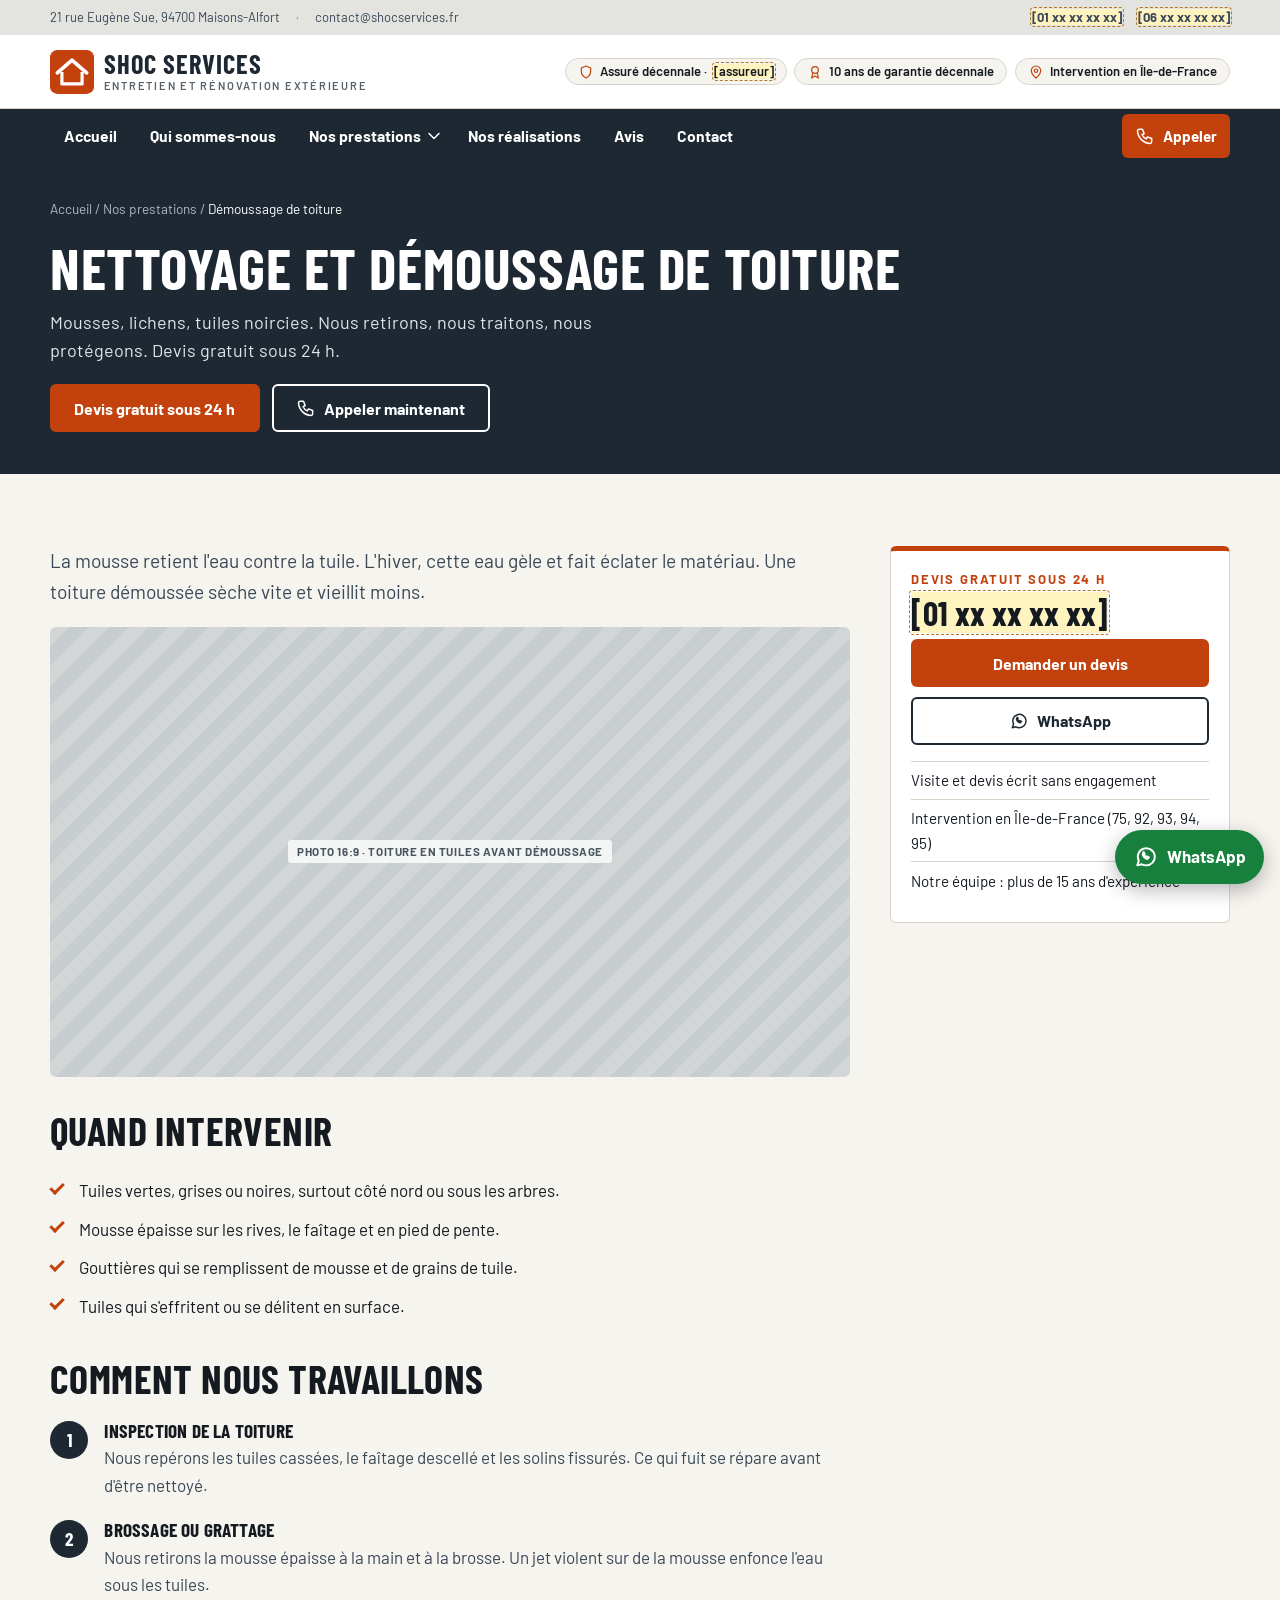
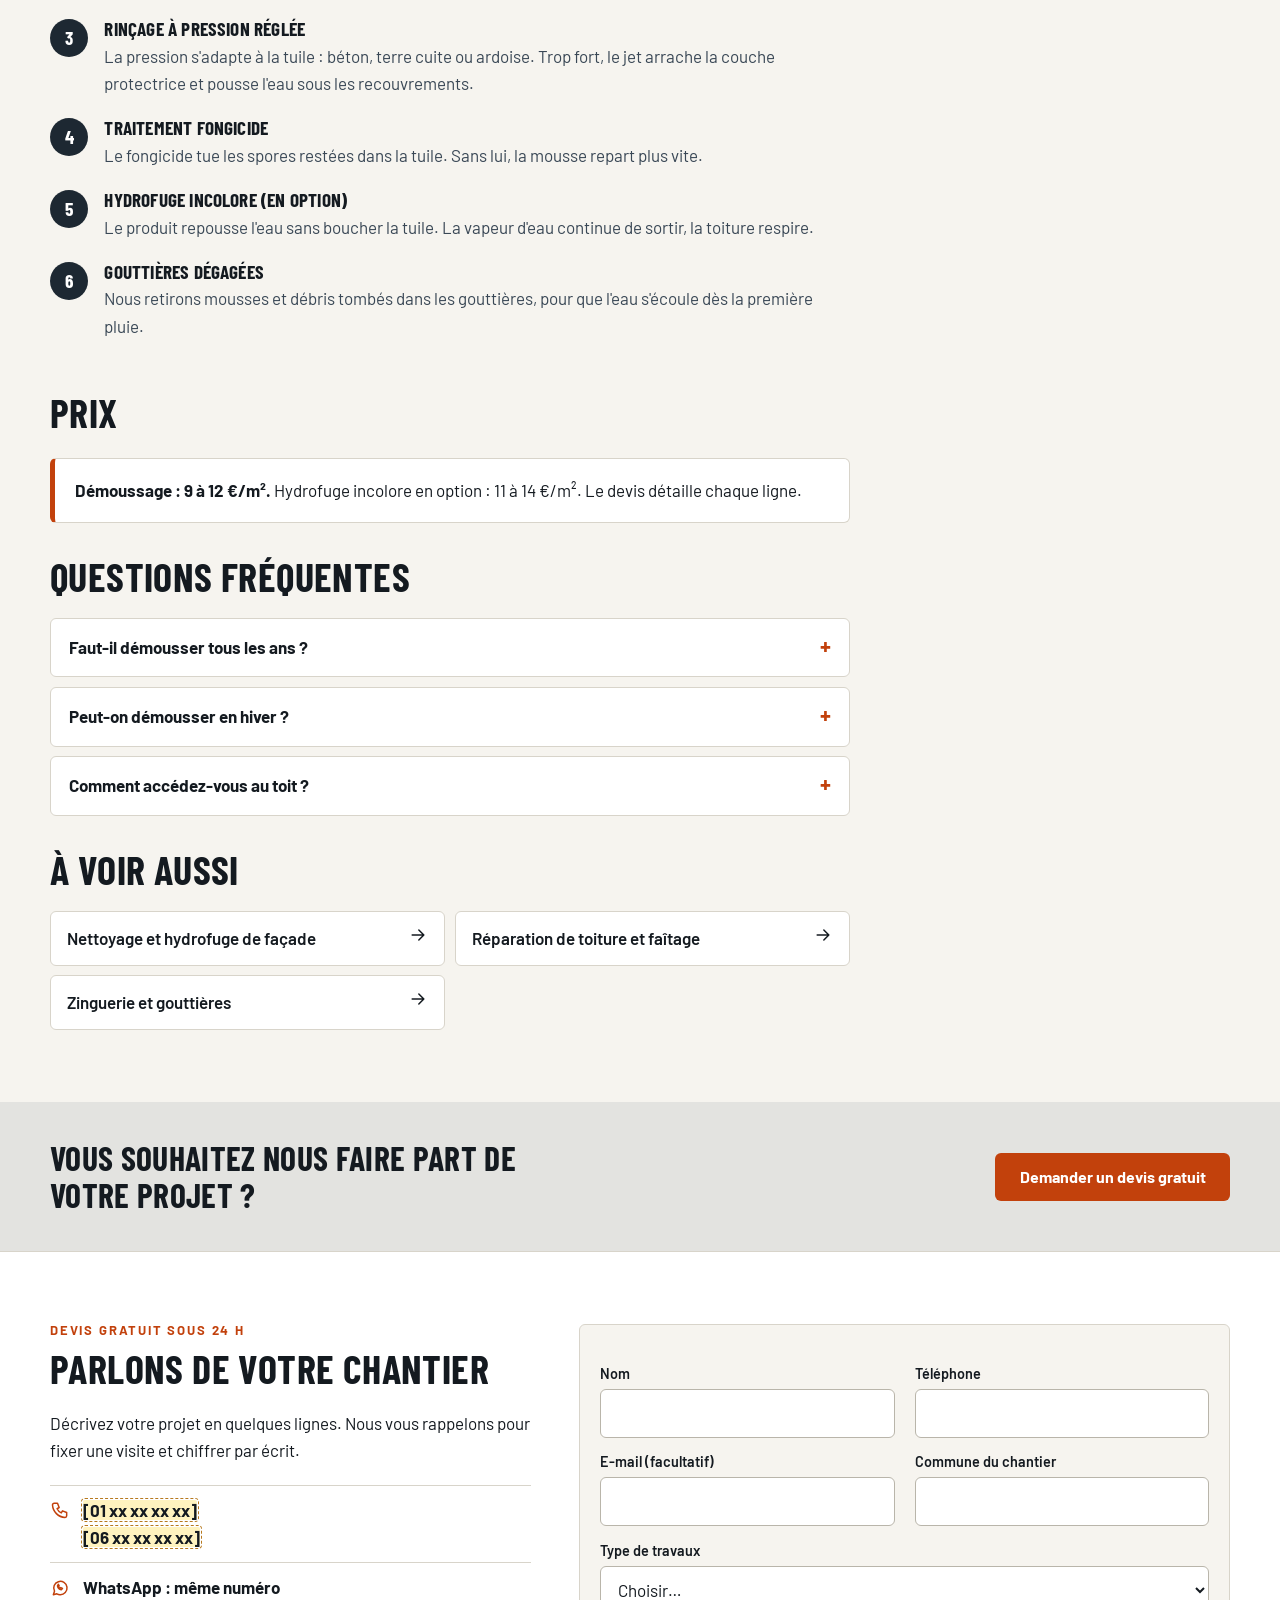
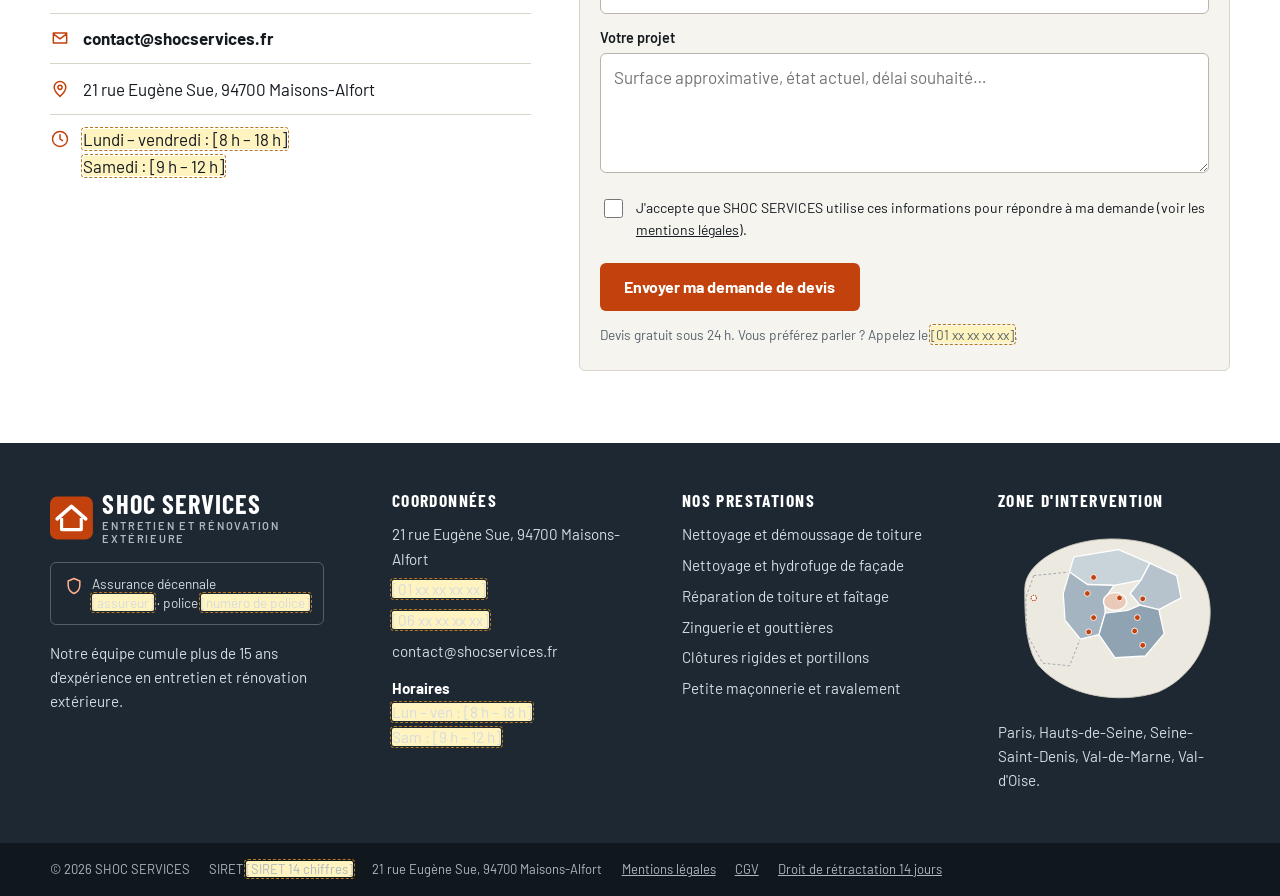
<file: demoussage-toiture.html>
<!DOCTYPE html>
<html lang="fr">
<head>
<meta charset="utf-8">
<meta name="viewport" content="width=device-width, initial-scale=1">
<title>Démoussage toiture 92 et Île-de-France | SHOC SERVICES</title>
<meta name="description" content="Démoussage de toiture dans le 92 et en Île-de-France : brossage, fongicide, rinçage à pression réglée. 9 à 12 €/m². Devis gratuit sous 24 h.">
<meta name="theme-color" content="#1d2832">
<meta property="og:type" content="website">
<meta property="og:title" content="Démoussage toiture 92 et Île-de-France | SHOC SERVICES">
<meta property="og:description" content="Démoussage de toiture dans le 92 et en Île-de-France : brossage, fongicide, rinçage à pression réglée. 9 à 12 €/m². Devis gratuit sous 24 h.">
<meta property="og:locale" content="fr_FR">
<!-- PERSONNALISER : ajouter <link rel="canonical" href="https://www.VOTRE-DOMAINE.fr/{page}"> et une image og:image -->
<link rel="icon" href="favicon.svg" type="image/svg+xml">
<link rel="preconnect" href="https://fonts.googleapis.com">
<link rel="preconnect" href="https://fonts.gstatic.com" crossorigin>
<!-- Seule dépendance externe : Google Fonts. Pour être 100 % conforme RGPD, hébergez les polices sur votre serveur. -->
<link href="https://fonts.googleapis.com/css2?family=Barlow+Condensed:wght@600;700&family=Barlow:wght@400;500;600;700&display=swap" rel="stylesheet">
<link rel="stylesheet" href="style.css">
</head>
<body>
<a class="skip" href="#contenu">Aller au contenu</a>
<!-- 1. BANDEAU GRIS : adresse · mail · deux téléphones à droite -->
<div class="topbar">
  <div class="wrap">
    <div class="topbar-left">
      <span class="topbar-addr">21 rue Eugène Sue, 94700 Maisons-Alfort</span><span class="sep" aria-hidden="true">·</span>
      <a href="mailto:contact@shocservices.fr">contact@shocservices.fr</a>
    </div>
    <div class="topbar-right">
      <a href="tel:+33XXXXXXXXX"><span class="todo">[01 xx xx xx xx]</span></a>
      <a href="tel:+33XXXXXXXXX"><span class="todo">[06 xx xx xx xx]</span></a>
    </div>
  </div>
</div>
<!-- 2. EN-TÊTE : logo + 3 pastilles -->
<header class="site-head">
  <div class="wrap head-in">
    <a class="logo" href="index.html" aria-label="SHOC SERVICES, accueil"><svg viewBox="0 0 48 48" aria-hidden="true"><rect width="48" height="48" rx="8" fill="#c2410c"/><path d="M8 25L24 11l16 14" fill="none" stroke="#fff" stroke-width="4" stroke-linecap="round" stroke-linejoin="round"/><path d="M13 24v13h22V24" fill="none" stroke="#fff" stroke-width="3.5" stroke-linejoin="round"/></svg><span class="logo-txt">SHOC SERVICES<small>Entretien et rénovation extérieure</small></span></a>
    <ul class="pills" aria-label="Nos garanties">
      <li class="pill"><svg class="ic" viewBox="0 0 24 24" aria-hidden="true" fill="none" stroke="currentColor" stroke-width="1.8" stroke-linecap="round" stroke-linejoin="round"><path d="M12 3l7 3v5c0 5-3.2 8.2-7 10-3.8-1.8-7-5-7-10V6z"/></svg>Assuré décennale · <span class="todo">[assureur]</span></li>
      <li class="pill"><svg class="ic" viewBox="0 0 24 24" aria-hidden="true" fill="none" stroke="currentColor" stroke-width="1.8" stroke-linecap="round" stroke-linejoin="round"><path d="M12 4a5 5 0 100 10 5 5 0 000-10z M8.5 13.5L7 21l5-3 5 3-1.5-7.5"/></svg>10 ans de garantie décennale</li>
      <li class="pill"><svg class="ic" viewBox="0 0 24 24" aria-hidden="true" fill="none" stroke="currentColor" stroke-width="1.8" stroke-linecap="round" stroke-linejoin="round"><path d="M12 21s7-6.2 7-11a7 7 0 10-14 0c0 4.8 7 11 7 11z M12 7.5a2.5 2.5 0 100 5 2.5 2.5 0 000-5z"/></svg>Intervention en Île-de-France</li>
    </ul>
  </div>
</header>
<!-- 3. MENU FIXE (reste en haut de l'écran au défilement) -->
<nav class="nav" id="menu" aria-label="Navigation principale">
  <div class="wrap nav-in">
    <button class="nav-burger" id="burger" type="button" aria-expanded="false" aria-controls="navlist"><svg class="ic" viewBox="0 0 24 24" aria-hidden="true" fill="none" stroke="currentColor" stroke-width="1.8" stroke-linecap="round" stroke-linejoin="round"><path d="M4 7h16M4 12h16M4 17h16"/></svg>Menu</button>
    <a class="nav-call" href="tel:+33XXXXXXXXX" aria-label="Appeler maintenant"><svg class="ic" viewBox="0 0 24 24" aria-hidden="true" fill="none" stroke="currentColor" stroke-width="1.8" stroke-linecap="round" stroke-linejoin="round"><path d="M5 4h4l2 5-2.5 1.5a11 11 0 005 5L15 13l5 2v4a2 2 0 01-2 2A16 16 0 013 6a2 2 0 012-2z"/></svg><span>Appeler</span></a>
    <ul class="nav-list" id="navlist">
      <li><a href="index.html">Accueil</a></li>
      <li><a href="qui-sommes-nous.html">Qui sommes-nous</a></li>
      <li class="has-sub">
        <div class="row"><a href="index.html#prestations" aria-current="true">Nos prestations</a>
        <button class="sub-toggle" type="button" aria-expanded="false" aria-label="Afficher les 6 prestations"><svg class="ic" viewBox="0 0 24 24" aria-hidden="true" fill="none" stroke="currentColor" stroke-width="1.8" stroke-linecap="round" stroke-linejoin="round"><path d="M6 9l6 6 6-6"/></svg></button></div>
        <ul class="sub"><li><a href="demoussage-toiture.html" aria-current="page">Nettoyage et démoussage de toiture</a></li><li><a href="nettoyage-facade.html">Nettoyage et hydrofuge de façade</a></li><li><a href="reparation-toiture-faitage.html">Réparation de toiture et faîtage</a></li><li><a href="zinguerie-gouttieres.html">Zinguerie et gouttières</a></li><li><a href="clotures-rigides-portillons.html">Clôtures rigides et portillons</a></li><li><a href="petite-maconnerie-ravalement.html">Petite maçonnerie et ravalement</a></li></ul>
      </li>
      <li><a href="realisations.html">Nos réalisations</a></li>
      <li><a href="avis.html">Avis</a></li>
      <li><a href="contact.html">Contact</a></li>
    </ul>
  </div>
</nav>
<main id="contenu">
<section class="page-hero"><div class="wrap">
  <nav class="crumbs" aria-label="Fil d'Ariane"><a href="index.html">Accueil</a> / <a href="index.html#prestations">Nos prestations</a> / <span aria-current="page">Démoussage de toiture</span></nav>
  <h1>Nettoyage et démoussage de toiture</h1><p>Mousses, lichens, tuiles noircies. Nous retirons, nous traitons, nous protégeons. Devis gratuit sous 24 h.</p><div class="btn-row" style="margin-top:1.2rem"><a class="btn btn-primary" href="#devis">Devis gratuit sous 24 h</a><a class="btn btn-ghost" href="tel:+33XXXXXXXXX"><svg class="ic" viewBox="0 0 24 24" aria-hidden="true" fill="none" stroke="currentColor" stroke-width="1.8" stroke-linecap="round" stroke-linejoin="round"><path d="M5 4h4l2 5-2.5 1.5a11 11 0 005 5L15 13l5 2v4a2 2 0 01-2 2A16 16 0 013 6a2 2 0 012-2z"/></svg>Appeler maintenant</a></div></div></section>
<section class="section"><div class="wrap svc-layout">
  <article class="prose">
    <p class="lead">La mousse retient l'eau contre la tuile. L'hiver, cette eau gèle et fait éclater le matériau. Une toiture démoussée sèche vite et vieillit moins.</p>
    <!-- IMAGE 16:9 (1600×900 px) → <img src="img/demoussage-toiture.jpg" width="1600" height="900" alt="Toiture en tuiles avant démoussage" loading="lazy" class="cover"> -->
<div class="ph" style="--r:16/9" role="img" aria-label="Toiture en tuiles avant démoussage"><span>Photo 16:9 · Toiture en tuiles avant démoussage</span></div>
    <h2>Quand intervenir</h2>
    <ul class="checks"><li>Tuiles vertes, grises ou noires, surtout côté nord ou sous les arbres.</li><li>Mousse épaisse sur les rives, le faîtage et en pied de pente.</li><li>Gouttières qui se remplissent de mousse et de grains de tuile.</li><li>Tuiles qui s'effritent ou se délitent en surface.</li></ul>
    <h2>Comment nous travaillons</h2>
    <ol class="steps"><li><h3>Inspection de la toiture</h3><p>Nous repérons les tuiles cassées, le faîtage descellé et les solins fissurés. Ce qui fuit se répare avant d'être nettoyé.</p></li><li><h3>Brossage ou grattage</h3><p>Nous retirons la mousse épaisse à la main et à la brosse. Un jet violent sur de la mousse enfonce l'eau sous les tuiles.</p></li><li><h3>Rinçage à pression réglée</h3><p>La pression s'adapte à la tuile&nbsp;: béton, terre cuite ou ardoise. Trop fort, le jet arrache la couche protectrice et pousse l'eau sous les recouvrements.</p></li><li><h3>Traitement fongicide</h3><p>Le fongicide tue les spores restées dans la tuile. Sans lui, la mousse repart plus vite.</p></li><li><h3>Hydrofuge incolore (en option)</h3><p>Le produit repousse l'eau sans boucher la tuile. La vapeur d'eau continue de sortir, la toiture respire.</p></li><li><h3>Gouttières dégagées</h3><p>Nous retirons mousses et débris tombés dans les gouttières, pour que l'eau s'écoule dès la première pluie.</p></li></ol>
    <h2>Prix</h2>
    <div class="box"><p><strong>Démoussage&nbsp;: 9 à 12&nbsp;€/m².</strong> Hydrofuge incolore en option&nbsp;: 11 à 14&nbsp;€/m². Le devis détaille chaque ligne.</p></div>
    
    <h2>Questions fréquentes</h2>
    <div class="faq"><details><summary>Faut-il démousser tous les ans&nbsp;?</summary><p>Non. Un traitement fongicide bien appliqué tient plusieurs saisons. Le rythme dépend de l'ombre, des arbres voisins et de l'exposition nord.</p></details><details><summary>Peut-on démousser en hiver&nbsp;?</summary><p>Oui, hors gel et hors pluie battante. Selon le produit, la toiture doit être sèche à l'application. Nous replanifions si la météo l'interdit.</p></details><details><summary>Comment accédez-vous au toit&nbsp;?</summary><p>Par échelle, nacelle ou échafaudage, avec harnais selon la pente. Le moyen d'accès est précisé au devis.</p></details></div>
    <h2>À voir aussi</h2>
    <div class="related"><a href="nettoyage-facade.html">Nettoyage et hydrofuge de façade<svg class="ic" viewBox="0 0 24 24" aria-hidden="true" fill="none" stroke="currentColor" stroke-width="1.8" stroke-linecap="round" stroke-linejoin="round"><path d="M5 12h14M13 6l6 6-6 6"/></svg></a><a href="reparation-toiture-faitage.html">Réparation de toiture et faîtage<svg class="ic" viewBox="0 0 24 24" aria-hidden="true" fill="none" stroke="currentColor" stroke-width="1.8" stroke-linecap="round" stroke-linejoin="round"><path d="M5 12h14M13 6l6 6-6 6"/></svg></a><a href="zinguerie-gouttieres.html">Zinguerie et gouttières<svg class="ic" viewBox="0 0 24 24" aria-hidden="true" fill="none" stroke="currentColor" stroke-width="1.8" stroke-linecap="round" stroke-linejoin="round"><path d="M5 12h14M13 6l6 6-6 6"/></svg></a></div>
  </article>
  <aside class="side" aria-label="Devis">
    <span class="kicker">Devis gratuit sous 24 h</span>
    <a class="big" href="tel:+33XXXXXXXXX" style="text-decoration:none"><span class="todo">[01 xx xx xx xx]</span></a>
    <a class="btn btn-primary btn-block" href="#devis">Demander un devis</a>
    <a class="btn btn-line btn-block" href="https://wa.me/33XXXXXXXXX?text=Bonjour%20SHOC%20SERVICES%2C%20je%20souhaite%20un%20devis." rel="noopener"><svg class="ic" viewBox="0 0 24 24" aria-hidden="true" fill="none" stroke="currentColor" stroke-width="1.8" stroke-linecap="round" stroke-linejoin="round"><path d="M4 20l1.4-4.2A8 8 0 1112 20a8 8 0 01-3.8-1L4 20z M9 9.5c.3 2 2.5 4.2 4.5 4.5l1.5-1.5-2-1-1 .7c-.7-.4-1.3-1-1.7-1.7l.7-1-1-2z"/></svg>WhatsApp</a>
    <ul><li>Visite et devis écrit sans engagement</li><li>Intervention en Île-de-France (75, 92, 93, 94, 95)</li><li>Notre équipe&nbsp;: plus de 15 ans d'expérience</li></ul>
  </aside>
</div></section>
<!-- 9. BANDEAU CTA GRIS PLEINE LARGEUR -->
<section class="cta-band" aria-label="Demander un devis">
  <div class="wrap cta-in">
    <h2>Vous souhaitez nous faire part de votre projet&nbsp;?</h2>
    <a class="btn btn-primary" href="#devis">Demander un devis gratuit</a>
  </div>
</section>

</main>
<!-- 12. FORMULAIRE DE CONTACT FINAL -->
<section class="contact section" id="devis" aria-labelledby="devis-t">
  <div class="wrap contact-grid">
    <div>
      <span class="kicker">Devis gratuit sous 24 h</span>
      <h2 id="devis-t">Parlons de votre chantier</h2>
      <p>Décrivez votre projet en quelques lignes. Nous vous rappelons pour fixer une visite et chiffrer par écrit.</p>
      <ul class="contact-list">
        <li><svg class="ic" viewBox="0 0 24 24" aria-hidden="true" fill="none" stroke="currentColor" stroke-width="1.8" stroke-linecap="round" stroke-linejoin="round"><path d="M5 4h4l2 5-2.5 1.5a11 11 0 005 5L15 13l5 2v4a2 2 0 01-2 2A16 16 0 013 6a2 2 0 012-2z"/></svg><div><a href="tel:+33XXXXXXXXX"><span class="todo">[01 xx xx xx xx]</span></a><br><a href="tel:+33XXXXXXXXX"><span class="todo">[06 xx xx xx xx]</span></a></div></li>
        <li><svg class="ic" viewBox="0 0 24 24" aria-hidden="true" fill="none" stroke="currentColor" stroke-width="1.8" stroke-linecap="round" stroke-linejoin="round"><path d="M4 20l1.4-4.2A8 8 0 1112 20a8 8 0 01-3.8-1L4 20z M9 9.5c.3 2 2.5 4.2 4.5 4.5l1.5-1.5-2-1-1 .7c-.7-.4-1.3-1-1.7-1.7l.7-1-1-2z"/></svg><div><a href="https://wa.me/33XXXXXXXXX?text=Bonjour%20SHOC%20SERVICES%2C%20je%20souhaite%20un%20devis." rel="noopener">WhatsApp&nbsp;: même numéro</a></div></li>
        <li><svg class="ic" viewBox="0 0 24 24" aria-hidden="true" fill="none" stroke="currentColor" stroke-width="1.8" stroke-linecap="round" stroke-linejoin="round"><path d="M4 6h16v12H4z M4 7l8 6 8-6"/></svg><div><a href="mailto:contact@shocservices.fr">contact@shocservices.fr</a></div></li>
        <li><svg class="ic" viewBox="0 0 24 24" aria-hidden="true" fill="none" stroke="currentColor" stroke-width="1.8" stroke-linecap="round" stroke-linejoin="round"><path d="M12 21s7-6.2 7-11a7 7 0 10-14 0c0 4.8 7 11 7 11z M12 7.5a2.5 2.5 0 100 5 2.5 2.5 0 000-5z"/></svg><div>21 rue Eugène Sue, 94700 Maisons-Alfort</div></li>
        <li><svg class="ic" viewBox="0 0 24 24" aria-hidden="true" fill="none" stroke="currentColor" stroke-width="1.8" stroke-linecap="round" stroke-linejoin="round"><path d="M12 3a9 9 0 100 18 9 9 0 000-18z M12 7v5l3 2"/></svg><div><span class="todo">Lundi – vendredi&nbsp;: [8 h – 18 h]</span><br><span class="todo">Samedi&nbsp;: [9 h – 12 h]</span></div></li>
      </ul>
    </div>
    <div class="contact-card">
      <form class="form" action="https://formspree.io/f/[ID_FORMSPREE]" method="POST">
      <input type="hidden" name="_subject" value="Demande de devis — site SHOC SERVICES">
      <input class="hp" type="text" name="_gotcha" tabindex="-1" autocomplete="off" aria-hidden="true">
      <div class="form-grid two">
        <div><label for="f2-nom">Nom</label><input id="f2-nom" name="nom" type="text" autocomplete="name" required></div>
        <div><label for="f2-tel">Téléphone</label><input id="f2-tel" name="telephone" type="tel" inputmode="tel" autocomplete="tel" required></div>
        <div><label for="f2-email">E-mail (facultatif)</label><input id="f2-email" name="email" type="email" autocomplete="email"></div>
        <div><label for="f2-commune">Commune du chantier</label><input id="f2-commune" name="commune" type="text" autocomplete="address-level2" required></div>
        <div class="full"><label for="f2-type">Type de travaux</label>
          <select id="f2-type" name="type_travaux" required><option value="" selected disabled>Choisir…</option><option>Nettoyage et démoussage de toiture</option><option>Nettoyage et hydrofuge de façade</option><option>Réparation de toiture et faîtage</option><option>Zinguerie et gouttières</option><option>Clôtures rigides et portillons</option><option>Petite maçonnerie et ravalement</option><option>Autre ou je ne sais pas</option></select></div>
        <div class="full"><label for="f2-msg">Votre projet</label>
          <textarea id="f2-msg" name="message" placeholder="Surface approximative, état actuel, délai souhaité…"></textarea></div>
      </div>
      <label class="check"><input type="checkbox" name="consentement" value="oui" required>
        <span>J'accepte que SHOC SERVICES utilise ces informations pour répondre à ma demande (voir les <a href="mentions-legales.html#donnees">mentions légales</a>).</span></label>
      <button class="btn btn-primary" type="submit">Envoyer ma demande de devis</button>
      <p class="fine">Devis gratuit sous 24 h. Vous préférez parler&nbsp;? Appelez le <span class="todo">[01 xx xx xx xx]</span>.</p>
    </form>
    </div>
  </div>
</section>
<!-- 13. PIED DE PAGE 4 COLONNES -->
<footer class="footer">
  <div class="wrap foot-grid">
    <div>
      <a class="logo" href="index.html" aria-label="SHOC SERVICES, accueil"><svg viewBox="0 0 48 48" aria-hidden="true"><rect width="48" height="48" rx="8" fill="#c2410c"/><path d="M8 25L24 11l16 14" fill="none" stroke="#fff" stroke-width="4" stroke-linecap="round" stroke-linejoin="round"/><path d="M13 24v13h22V24" fill="none" stroke="#fff" stroke-width="3.5" stroke-linejoin="round"/></svg><span class="logo-txt">SHOC SERVICES<small>Entretien et rénovation extérieure</small></span></a>
      <div class="foot-badge"><svg class="ic" viewBox="0 0 24 24" aria-hidden="true" fill="none" stroke="currentColor" stroke-width="1.8" stroke-linecap="round" stroke-linejoin="round"><path d="M12 3l7 3v5c0 5-3.2 8.2-7 10-3.8-1.8-7-5-7-10V6z"/></svg><span>Assurance décennale<br><span class="todo">[assureur]</span> · police <span class="todo">[numéro de police]</span></span></div>
      <p style="margin-top:1rem">Notre équipe cumule plus de 15 ans d'expérience en entretien et rénovation extérieure.</p>
    </div>
    <div>
      <h3>Coordonnées</h3>
      <ul>
        <li>21 rue Eugène Sue, 94700 Maisons-Alfort</li>
        <li><a href="tel:+33XXXXXXXXX"><span class="todo">[01 xx xx xx xx]</span></a></li>
        <li><a href="tel:+33XXXXXXXXX"><span class="todo">[06 xx xx xx xx]</span></a></li>
        <li><a href="mailto:contact@shocservices.fr">contact@shocservices.fr</a></li>
        <li style="margin-top:.8rem"><strong style="color:#fff">Horaires</strong><br><span class="todo">Lun – ven&nbsp;: [8 h – 18 h]</span><br><span class="todo">Sam&nbsp;: [9 h – 12 h]</span></li>
      </ul>
    </div>
    <div>
      <h3>Nos prestations</h3>
      <ul><li><a href="demoussage-toiture.html">Nettoyage et démoussage de toiture</a></li><li><a href="nettoyage-facade.html">Nettoyage et hydrofuge de façade</a></li><li><a href="reparation-toiture-faitage.html">Réparation de toiture et faîtage</a></li><li><a href="zinguerie-gouttieres.html">Zinguerie et gouttières</a></li><li><a href="clotures-rigides-portillons.html">Clôtures rigides et portillons</a></li><li><a href="petite-maconnerie-ravalement.html">Petite maçonnerie et ravalement</a></li></ul>
    </div>
    <div class="foot-map">
      <h3>Zone d'intervention</h3>
      <svg viewBox="0 0 520 420" role="img" aria-labelledby="zt3"><title id="zt3">Carte stylisée de l'Île-de-France&nbsp;: zone d'intervention (75, 92, 93, 94, 95)</title><path d="M60 150C60 90 150 40 250 38 350 36 450 80 470 160 490 240 450 340 360 380 270 410 150 390 90 320 60 280 60 200 60 150z" fill="#ece9e1" stroke="#cfcabd" stroke-width="2"/><path d="M80 120L160 112 146 160 150 220 184 262 160 322 100 316 64 250 62 170z" fill="none" stroke="#9aa1a7" stroke-width="2" stroke-dasharray="6 5"/><g stroke="#fff" stroke-width="3" stroke-linejoin="round"><path d="M170 78L270 62 340 92 320 130 260 142 200 140 160 112z" fill="#c9d3da"/><path d="M320 130L340 92 400 120 410 170 360 196 318 186 296 160z" fill="#b6c3cd"/><path d="M160 112L200 140 260 142 238 172 240 204 226 252 184 262 150 220 146 160z" fill="#a4b4c0"/><path d="M240 204L290 198 318 186 360 196 372 250 330 300 262 304 226 252z" fill="#8fa3b2"/><ellipse cx="262" cy="178" rx="26" ry="20" fill="#e9c9b8"/></g><circle cx="214" cy="124" r="6.5" fill="#c2410c" stroke="#fff" stroke-width="2"><title>Argenteuil (95)</title></circle><circle cx="200" cy="160" r="6.5" fill="#c2410c" stroke="#fff" stroke-width="2"><title>Nanterre (92)</title></circle><circle cx="214" cy="214" r="6.5" fill="#c2410c" stroke="#fff" stroke-width="2"><title>Boulogne-Billancourt (92)</title></circle><circle cx="203" cy="246" r="6.5" fill="#c2410c" stroke="#fff" stroke-width="2"><title>Antony (92)</title></circle><circle cx="272" cy="170" r="6.5" fill="#c2410c" stroke="#fff" stroke-width="2"><title>Paris 10e (75)</title></circle><circle cx="324" cy="172" r="6.5" fill="#c2410c" stroke="#fff" stroke-width="2"><title>Montreuil (93)</title></circle><circle cx="312" cy="214" r="6.5" fill="#c2410c" stroke="#fff" stroke-width="2"><title>Vincennes (94)</title></circle><circle cx="306" cy="244" r="6.5" fill="#c2410c" stroke="#fff" stroke-width="2"><title>Maisons-Alfort (94)</title></circle><circle cx="324" cy="276" r="6.5" fill="#c2410c" stroke="#fff" stroke-width="2"><title>Créteil (94)</title></circle><g><circle cx="80" cy="170" r="6" fill="#fff" stroke="#c2410c" stroke-width="2.5" stroke-dasharray="3 2"><title>Bonnières-sur-Seine (78), sur demande</title></circle></g></svg>
      <p style="margin-top:.6rem">Paris, Hauts-de-Seine, Seine-Saint-Denis, Val-de-Marne, Val-d'Oise.</p>
    </div>
  </div>
  <div class="legal">
    <div class="wrap">
      <span>© 2026 SHOC SERVICES</span>
      <span>SIRET <span class="todo">[SIRET 14 chiffres]</span></span>
      <span>21 rue Eugène Sue, 94700 Maisons-Alfort</span>
      <a href="mentions-legales.html">Mentions légales</a>
      <a href="cgv.html">CGV</a>
      <a href="cgv.html#retractation">Droit de rétractation 14 jours</a>
    </div>
  </div>
</footer>
<!-- BOUTON WHATSAPP FLOTTANT (permanent). Remplacer 33XXXXXXXXX par le numéro au format international sans « + » -->
<a class="wa" href="https://wa.me/33XXXXXXXXX?text=Bonjour%20SHOC%20SERVICES%2C%20je%20souhaite%20un%20devis." rel="noopener" aria-label="Écrire sur WhatsApp"><svg class="ic" viewBox="0 0 24 24" aria-hidden="true" fill="none" stroke="currentColor" stroke-width="1.8" stroke-linecap="round" stroke-linejoin="round"><path d="M4 20l1.4-4.2A8 8 0 1112 20a8 8 0 01-3.8-1L4 20z M9 9.5c.3 2 2.5 4.2 4.5 4.5l1.5-1.5-2-1-1 .7c-.7-.4-1.3-1-1.7-1.7l.7-1-1-2z"/></svg><span>WhatsApp</span></a>
<script>
/* Menu mobile, sous-menu, carrousel du hero. Aucune bibliothèque. */
(function(){
  var nav=document.getElementById('menu'),b=document.getElementById('burger');
  if(b){b.addEventListener('click',function(){var o=nav.classList.toggle('open');b.setAttribute('aria-expanded',o);});}
  [].forEach.call(document.querySelectorAll('.sub-toggle'),function(t){
    t.addEventListener('click',function(){var li=t.parentNode.parentNode,o=li.classList.toggle('open');t.setAttribute('aria-expanded',o);});
  });
  var s=document.querySelectorAll('.slide'),d=document.querySelectorAll('.dots button');
  if(s.length>1){
    var i=0,timer=null;
    var show=function(n){s[i].classList.remove('is-active');d[i].removeAttribute('aria-current');
      i=(n+s.length)%s.length;s[i].classList.add('is-active');d[i].setAttribute('aria-current','true');};
    var stop=function(){clearInterval(timer);};
    [].forEach.call(d,function(x,n){x.addEventListener('click',function(){show(n);stop();});});
    var h=document.querySelector('.slides');
    h.addEventListener('mouseenter',stop);h.addEventListener('focusin',stop);
    if(!window.matchMedia('(prefers-reduced-motion: reduce)').matches){timer=setInterval(function(){show(i+1);},6500);}
  }
})();
</script>
</body>
</html>
</file>
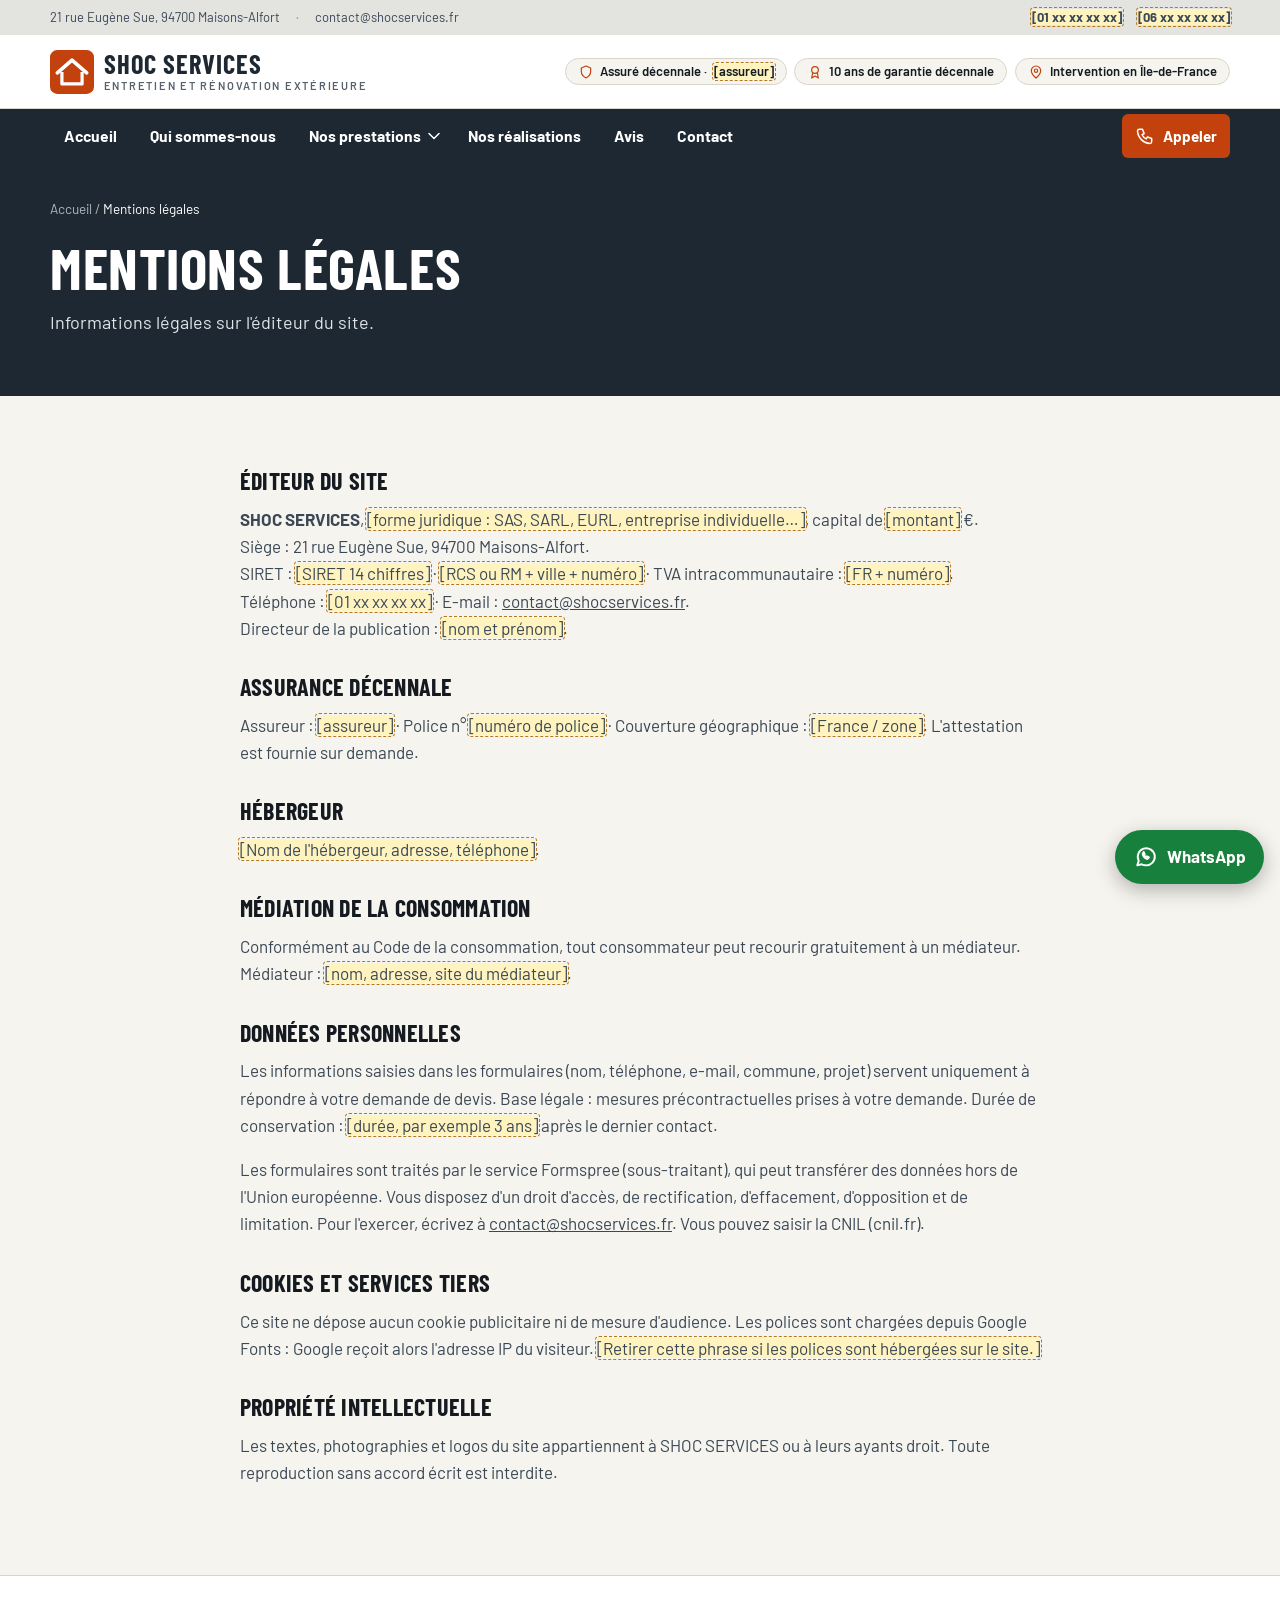
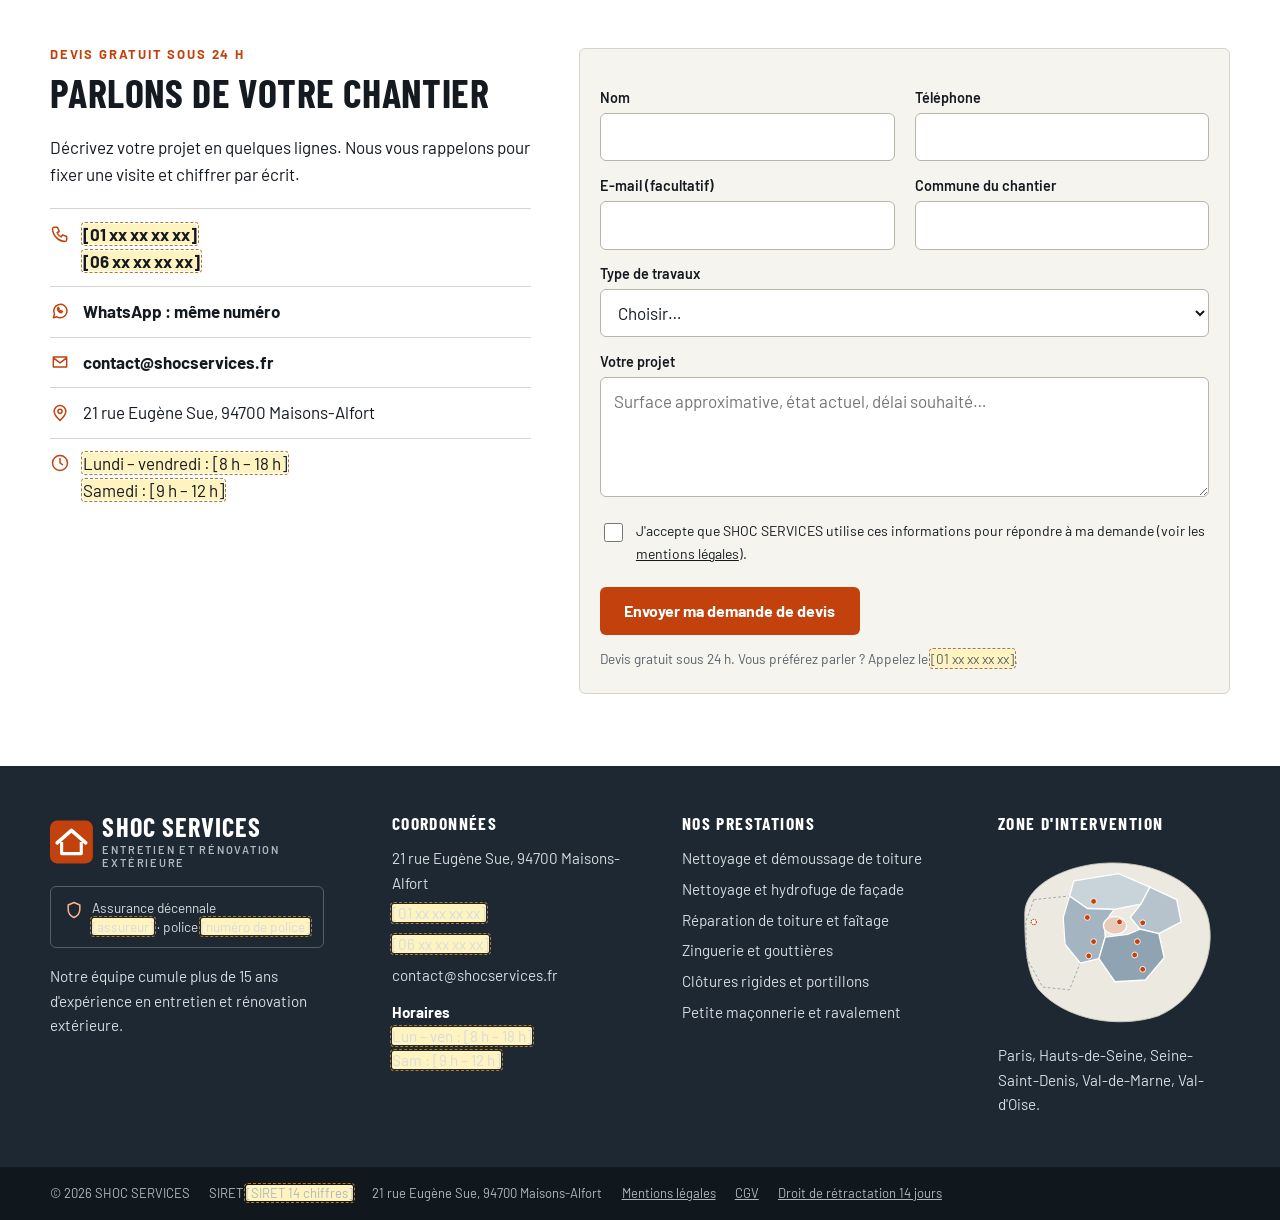
<file: mentions-legales.html>
<!DOCTYPE html>
<html lang="fr">
<head>
<meta charset="utf-8">
<meta name="viewport" content="width=device-width, initial-scale=1">
<title>Mentions légales | SHOC SERVICES</title>
<meta name="description" content="Mentions légales de SHOC SERVICES, entreprise d'entretien et de rénovation extérieure à Maisons-Alfort (94) : éditeur, assurance décennale, données personnelles.">
<meta name="theme-color" content="#1d2832">
<meta property="og:type" content="website">
<meta property="og:title" content="Mentions légales | SHOC SERVICES">
<meta property="og:description" content="Mentions légales de SHOC SERVICES, entreprise d'entretien et de rénovation extérieure à Maisons-Alfort (94) : éditeur, assurance décennale, données personnelles.">
<meta property="og:locale" content="fr_FR">
<!-- PERSONNALISER : ajouter <link rel="canonical" href="https://www.VOTRE-DOMAINE.fr/{page}"> et une image og:image -->
<link rel="icon" href="favicon.svg" type="image/svg+xml">
<link rel="preconnect" href="https://fonts.googleapis.com">
<link rel="preconnect" href="https://fonts.gstatic.com" crossorigin>
<!-- Seule dépendance externe : Google Fonts. Pour être 100 % conforme RGPD, hébergez les polices sur votre serveur. -->
<link href="https://fonts.googleapis.com/css2?family=Barlow+Condensed:wght@600;700&family=Barlow:wght@400;500;600;700&display=swap" rel="stylesheet">
<link rel="stylesheet" href="style.css">
</head>
<body>
<a class="skip" href="#contenu">Aller au contenu</a>
<!-- 1. BANDEAU GRIS : adresse · mail · deux téléphones à droite -->
<div class="topbar">
  <div class="wrap">
    <div class="topbar-left">
      <span class="topbar-addr">21 rue Eugène Sue, 94700 Maisons-Alfort</span><span class="sep" aria-hidden="true">·</span>
      <a href="mailto:contact@shocservices.fr">contact@shocservices.fr</a>
    </div>
    <div class="topbar-right">
      <a href="tel:+33XXXXXXXXX"><span class="todo">[01 xx xx xx xx]</span></a>
      <a href="tel:+33XXXXXXXXX"><span class="todo">[06 xx xx xx xx]</span></a>
    </div>
  </div>
</div>
<!-- 2. EN-TÊTE : logo + 3 pastilles -->
<header class="site-head">
  <div class="wrap head-in">
    <a class="logo" href="index.html" aria-label="SHOC SERVICES, accueil"><svg viewBox="0 0 48 48" aria-hidden="true"><rect width="48" height="48" rx="8" fill="#c2410c"/><path d="M8 25L24 11l16 14" fill="none" stroke="#fff" stroke-width="4" stroke-linecap="round" stroke-linejoin="round"/><path d="M13 24v13h22V24" fill="none" stroke="#fff" stroke-width="3.5" stroke-linejoin="round"/></svg><span class="logo-txt">SHOC SERVICES<small>Entretien et rénovation extérieure</small></span></a>
    <ul class="pills" aria-label="Nos garanties">
      <li class="pill"><svg class="ic" viewBox="0 0 24 24" aria-hidden="true" fill="none" stroke="currentColor" stroke-width="1.8" stroke-linecap="round" stroke-linejoin="round"><path d="M12 3l7 3v5c0 5-3.2 8.2-7 10-3.8-1.8-7-5-7-10V6z"/></svg>Assuré décennale · <span class="todo">[assureur]</span></li>
      <li class="pill"><svg class="ic" viewBox="0 0 24 24" aria-hidden="true" fill="none" stroke="currentColor" stroke-width="1.8" stroke-linecap="round" stroke-linejoin="round"><path d="M12 4a5 5 0 100 10 5 5 0 000-10z M8.5 13.5L7 21l5-3 5 3-1.5-7.5"/></svg>10 ans de garantie décennale</li>
      <li class="pill"><svg class="ic" viewBox="0 0 24 24" aria-hidden="true" fill="none" stroke="currentColor" stroke-width="1.8" stroke-linecap="round" stroke-linejoin="round"><path d="M12 21s7-6.2 7-11a7 7 0 10-14 0c0 4.8 7 11 7 11z M12 7.5a2.5 2.5 0 100 5 2.5 2.5 0 000-5z"/></svg>Intervention en Île-de-France</li>
    </ul>
  </div>
</header>
<!-- 3. MENU FIXE (reste en haut de l'écran au défilement) -->
<nav class="nav" id="menu" aria-label="Navigation principale">
  <div class="wrap nav-in">
    <button class="nav-burger" id="burger" type="button" aria-expanded="false" aria-controls="navlist"><svg class="ic" viewBox="0 0 24 24" aria-hidden="true" fill="none" stroke="currentColor" stroke-width="1.8" stroke-linecap="round" stroke-linejoin="round"><path d="M4 7h16M4 12h16M4 17h16"/></svg>Menu</button>
    <a class="nav-call" href="tel:+33XXXXXXXXX" aria-label="Appeler maintenant"><svg class="ic" viewBox="0 0 24 24" aria-hidden="true" fill="none" stroke="currentColor" stroke-width="1.8" stroke-linecap="round" stroke-linejoin="round"><path d="M5 4h4l2 5-2.5 1.5a11 11 0 005 5L15 13l5 2v4a2 2 0 01-2 2A16 16 0 013 6a2 2 0 012-2z"/></svg><span>Appeler</span></a>
    <ul class="nav-list" id="navlist">
      <li><a href="index.html">Accueil</a></li>
      <li><a href="qui-sommes-nous.html">Qui sommes-nous</a></li>
      <li class="has-sub">
        <div class="row"><a href="index.html#prestations">Nos prestations</a>
        <button class="sub-toggle" type="button" aria-expanded="false" aria-label="Afficher les 6 prestations"><svg class="ic" viewBox="0 0 24 24" aria-hidden="true" fill="none" stroke="currentColor" stroke-width="1.8" stroke-linecap="round" stroke-linejoin="round"><path d="M6 9l6 6 6-6"/></svg></button></div>
        <ul class="sub"><li><a href="demoussage-toiture.html">Nettoyage et démoussage de toiture</a></li><li><a href="nettoyage-facade.html">Nettoyage et hydrofuge de façade</a></li><li><a href="reparation-toiture-faitage.html">Réparation de toiture et faîtage</a></li><li><a href="zinguerie-gouttieres.html">Zinguerie et gouttières</a></li><li><a href="clotures-rigides-portillons.html">Clôtures rigides et portillons</a></li><li><a href="petite-maconnerie-ravalement.html">Petite maçonnerie et ravalement</a></li></ul>
      </li>
      <li><a href="realisations.html">Nos réalisations</a></li>
      <li><a href="avis.html">Avis</a></li>
      <li><a href="contact.html">Contact</a></li>
    </ul>
  </div>
</nav>
<main id="contenu">
<section class="page-hero"><div class="wrap">
  <nav class="crumbs" aria-label="Fil d'Ariane"><a href="index.html">Accueil</a> / <span aria-current="page">Mentions légales</span></nav>
  <h1>Mentions légales</h1><p>Informations légales sur l'éditeur du site.</p></div></section>
<!-- MODÈLE : à faire valider par un juriste. Compléter tous les champs [entre crochets]. -->
<section class="section"><div class="wrap legal-doc prose">
<h2>Éditeur du site</h2>
<p><strong>SHOC SERVICES</strong>, <span class="todo">[forme juridique&nbsp;: SAS, SARL, EURL, entreprise individuelle…]</span>, capital de <span class="todo">[montant]</span>&nbsp;€.<br>
Siège&nbsp;: 21 rue Eugène Sue, 94700 Maisons-Alfort.<br>SIRET&nbsp;: <span class="todo">[SIRET 14 chiffres]</span> · <span class="todo">[RCS ou RM + ville + numéro]</span> · TVA intracommunautaire&nbsp;: <span class="todo">[FR + numéro]</span>.<br>
Téléphone&nbsp;: <span class="todo">[01 xx xx xx xx]</span> · E-mail&nbsp;: <a href="mailto:contact@shocservices.fr">contact@shocservices.fr</a>.<br>
Directeur de la publication&nbsp;: <span class="todo">[nom et prénom]</span>.</p>
<h2>Assurance décennale</h2>
<p>Assureur&nbsp;: <span class="todo">[assureur]</span> · Police n° <span class="todo">[numéro de police]</span> · Couverture géographique&nbsp;: <span class="todo">[France / zone]</span>. L'attestation est fournie sur demande.</p>
<h2>Hébergeur</h2>
<p><span class="todo">[Nom de l'hébergeur, adresse, téléphone]</span>.</p>
<h2>Médiation de la consommation</h2>
<p>Conformément au Code de la consommation, tout consommateur peut recourir gratuitement à un médiateur. Médiateur&nbsp;: <span class="todo">[nom, adresse, site du médiateur]</span>.</p>
<h2 id="donnees">Données personnelles</h2>
<p>Les informations saisies dans les formulaires (nom, téléphone, e-mail, commune, projet) servent uniquement à répondre à votre demande de devis. Base légale&nbsp;: mesures précontractuelles prises à votre demande. Durée de conservation&nbsp;: <span class="todo">[durée, par exemple 3 ans]</span> après le dernier contact.</p>
<p>Les formulaires sont traités par le service Formspree (sous-traitant), qui peut transférer des données hors de l'Union européenne. Vous disposez d'un droit d'accès, de rectification, d'effacement, d'opposition et de limitation. Pour l'exercer, écrivez à <a href="mailto:contact@shocservices.fr">contact@shocservices.fr</a>. Vous pouvez saisir la CNIL (cnil.fr).</p>
<h2>Cookies et services tiers</h2>
<p>Ce site ne dépose aucun cookie publicitaire ni de mesure d'audience. Les polices sont chargées depuis Google Fonts&nbsp;: Google reçoit alors l'adresse IP du visiteur. <span class="todo">[Retirer cette phrase si les polices sont hébergées sur le site.]</span></p>
<h2>Propriété intellectuelle</h2>
<p>Les textes, photographies et logos du site appartiennent à SHOC SERVICES ou à leurs ayants droit. Toute reproduction sans accord écrit est interdite.</p>
</div></section>
</main>
<!-- 12. FORMULAIRE DE CONTACT FINAL -->
<section class="contact section" id="devis" aria-labelledby="devis-t">
  <div class="wrap contact-grid">
    <div>
      <span class="kicker">Devis gratuit sous 24 h</span>
      <h2 id="devis-t">Parlons de votre chantier</h2>
      <p>Décrivez votre projet en quelques lignes. Nous vous rappelons pour fixer une visite et chiffrer par écrit.</p>
      <ul class="contact-list">
        <li><svg class="ic" viewBox="0 0 24 24" aria-hidden="true" fill="none" stroke="currentColor" stroke-width="1.8" stroke-linecap="round" stroke-linejoin="round"><path d="M5 4h4l2 5-2.5 1.5a11 11 0 005 5L15 13l5 2v4a2 2 0 01-2 2A16 16 0 013 6a2 2 0 012-2z"/></svg><div><a href="tel:+33XXXXXXXXX"><span class="todo">[01 xx xx xx xx]</span></a><br><a href="tel:+33XXXXXXXXX"><span class="todo">[06 xx xx xx xx]</span></a></div></li>
        <li><svg class="ic" viewBox="0 0 24 24" aria-hidden="true" fill="none" stroke="currentColor" stroke-width="1.8" stroke-linecap="round" stroke-linejoin="round"><path d="M4 20l1.4-4.2A8 8 0 1112 20a8 8 0 01-3.8-1L4 20z M9 9.5c.3 2 2.5 4.2 4.5 4.5l1.5-1.5-2-1-1 .7c-.7-.4-1.3-1-1.7-1.7l.7-1-1-2z"/></svg><div><a href="https://wa.me/33XXXXXXXXX?text=Bonjour%20SHOC%20SERVICES%2C%20je%20souhaite%20un%20devis." rel="noopener">WhatsApp&nbsp;: même numéro</a></div></li>
        <li><svg class="ic" viewBox="0 0 24 24" aria-hidden="true" fill="none" stroke="currentColor" stroke-width="1.8" stroke-linecap="round" stroke-linejoin="round"><path d="M4 6h16v12H4z M4 7l8 6 8-6"/></svg><div><a href="mailto:contact@shocservices.fr">contact@shocservices.fr</a></div></li>
        <li><svg class="ic" viewBox="0 0 24 24" aria-hidden="true" fill="none" stroke="currentColor" stroke-width="1.8" stroke-linecap="round" stroke-linejoin="round"><path d="M12 21s7-6.2 7-11a7 7 0 10-14 0c0 4.8 7 11 7 11z M12 7.5a2.5 2.5 0 100 5 2.5 2.5 0 000-5z"/></svg><div>21 rue Eugène Sue, 94700 Maisons-Alfort</div></li>
        <li><svg class="ic" viewBox="0 0 24 24" aria-hidden="true" fill="none" stroke="currentColor" stroke-width="1.8" stroke-linecap="round" stroke-linejoin="round"><path d="M12 3a9 9 0 100 18 9 9 0 000-18z M12 7v5l3 2"/></svg><div><span class="todo">Lundi – vendredi&nbsp;: [8 h – 18 h]</span><br><span class="todo">Samedi&nbsp;: [9 h – 12 h]</span></div></li>
      </ul>
    </div>
    <div class="contact-card">
      <form class="form" action="https://formspree.io/f/[ID_FORMSPREE]" method="POST">
      <input type="hidden" name="_subject" value="Demande de devis — site SHOC SERVICES">
      <input class="hp" type="text" name="_gotcha" tabindex="-1" autocomplete="off" aria-hidden="true">
      <div class="form-grid two">
        <div><label for="f2-nom">Nom</label><input id="f2-nom" name="nom" type="text" autocomplete="name" required></div>
        <div><label for="f2-tel">Téléphone</label><input id="f2-tel" name="telephone" type="tel" inputmode="tel" autocomplete="tel" required></div>
        <div><label for="f2-email">E-mail (facultatif)</label><input id="f2-email" name="email" type="email" autocomplete="email"></div>
        <div><label for="f2-commune">Commune du chantier</label><input id="f2-commune" name="commune" type="text" autocomplete="address-level2" required></div>
        <div class="full"><label for="f2-type">Type de travaux</label>
          <select id="f2-type" name="type_travaux" required><option value="" selected disabled>Choisir…</option><option>Nettoyage et démoussage de toiture</option><option>Nettoyage et hydrofuge de façade</option><option>Réparation de toiture et faîtage</option><option>Zinguerie et gouttières</option><option>Clôtures rigides et portillons</option><option>Petite maçonnerie et ravalement</option><option>Autre ou je ne sais pas</option></select></div>
        <div class="full"><label for="f2-msg">Votre projet</label>
          <textarea id="f2-msg" name="message" placeholder="Surface approximative, état actuel, délai souhaité…"></textarea></div>
      </div>
      <label class="check"><input type="checkbox" name="consentement" value="oui" required>
        <span>J'accepte que SHOC SERVICES utilise ces informations pour répondre à ma demande (voir les <a href="mentions-legales.html#donnees">mentions légales</a>).</span></label>
      <button class="btn btn-primary" type="submit">Envoyer ma demande de devis</button>
      <p class="fine">Devis gratuit sous 24 h. Vous préférez parler&nbsp;? Appelez le <span class="todo">[01 xx xx xx xx]</span>.</p>
    </form>
    </div>
  </div>
</section>
<!-- 13. PIED DE PAGE 4 COLONNES -->
<footer class="footer">
  <div class="wrap foot-grid">
    <div>
      <a class="logo" href="index.html" aria-label="SHOC SERVICES, accueil"><svg viewBox="0 0 48 48" aria-hidden="true"><rect width="48" height="48" rx="8" fill="#c2410c"/><path d="M8 25L24 11l16 14" fill="none" stroke="#fff" stroke-width="4" stroke-linecap="round" stroke-linejoin="round"/><path d="M13 24v13h22V24" fill="none" stroke="#fff" stroke-width="3.5" stroke-linejoin="round"/></svg><span class="logo-txt">SHOC SERVICES<small>Entretien et rénovation extérieure</small></span></a>
      <div class="foot-badge"><svg class="ic" viewBox="0 0 24 24" aria-hidden="true" fill="none" stroke="currentColor" stroke-width="1.8" stroke-linecap="round" stroke-linejoin="round"><path d="M12 3l7 3v5c0 5-3.2 8.2-7 10-3.8-1.8-7-5-7-10V6z"/></svg><span>Assurance décennale<br><span class="todo">[assureur]</span> · police <span class="todo">[numéro de police]</span></span></div>
      <p style="margin-top:1rem">Notre équipe cumule plus de 15 ans d'expérience en entretien et rénovation extérieure.</p>
    </div>
    <div>
      <h3>Coordonnées</h3>
      <ul>
        <li>21 rue Eugène Sue, 94700 Maisons-Alfort</li>
        <li><a href="tel:+33XXXXXXXXX"><span class="todo">[01 xx xx xx xx]</span></a></li>
        <li><a href="tel:+33XXXXXXXXX"><span class="todo">[06 xx xx xx xx]</span></a></li>
        <li><a href="mailto:contact@shocservices.fr">contact@shocservices.fr</a></li>
        <li style="margin-top:.8rem"><strong style="color:#fff">Horaires</strong><br><span class="todo">Lun – ven&nbsp;: [8 h – 18 h]</span><br><span class="todo">Sam&nbsp;: [9 h – 12 h]</span></li>
      </ul>
    </div>
    <div>
      <h3>Nos prestations</h3>
      <ul><li><a href="demoussage-toiture.html">Nettoyage et démoussage de toiture</a></li><li><a href="nettoyage-facade.html">Nettoyage et hydrofuge de façade</a></li><li><a href="reparation-toiture-faitage.html">Réparation de toiture et faîtage</a></li><li><a href="zinguerie-gouttieres.html">Zinguerie et gouttières</a></li><li><a href="clotures-rigides-portillons.html">Clôtures rigides et portillons</a></li><li><a href="petite-maconnerie-ravalement.html">Petite maçonnerie et ravalement</a></li></ul>
    </div>
    <div class="foot-map">
      <h3>Zone d'intervention</h3>
      <svg viewBox="0 0 520 420" role="img" aria-labelledby="zt13"><title id="zt13">Carte stylisée de l'Île-de-France&nbsp;: zone d'intervention (75, 92, 93, 94, 95)</title><path d="M60 150C60 90 150 40 250 38 350 36 450 80 470 160 490 240 450 340 360 380 270 410 150 390 90 320 60 280 60 200 60 150z" fill="#ece9e1" stroke="#cfcabd" stroke-width="2"/><path d="M80 120L160 112 146 160 150 220 184 262 160 322 100 316 64 250 62 170z" fill="none" stroke="#9aa1a7" stroke-width="2" stroke-dasharray="6 5"/><g stroke="#fff" stroke-width="3" stroke-linejoin="round"><path d="M170 78L270 62 340 92 320 130 260 142 200 140 160 112z" fill="#c9d3da"/><path d="M320 130L340 92 400 120 410 170 360 196 318 186 296 160z" fill="#b6c3cd"/><path d="M160 112L200 140 260 142 238 172 240 204 226 252 184 262 150 220 146 160z" fill="#a4b4c0"/><path d="M240 204L290 198 318 186 360 196 372 250 330 300 262 304 226 252z" fill="#8fa3b2"/><ellipse cx="262" cy="178" rx="26" ry="20" fill="#e9c9b8"/></g><circle cx="214" cy="124" r="6.5" fill="#c2410c" stroke="#fff" stroke-width="2"><title>Argenteuil (95)</title></circle><circle cx="200" cy="160" r="6.5" fill="#c2410c" stroke="#fff" stroke-width="2"><title>Nanterre (92)</title></circle><circle cx="214" cy="214" r="6.5" fill="#c2410c" stroke="#fff" stroke-width="2"><title>Boulogne-Billancourt (92)</title></circle><circle cx="203" cy="246" r="6.5" fill="#c2410c" stroke="#fff" stroke-width="2"><title>Antony (92)</title></circle><circle cx="272" cy="170" r="6.5" fill="#c2410c" stroke="#fff" stroke-width="2"><title>Paris 10e (75)</title></circle><circle cx="324" cy="172" r="6.5" fill="#c2410c" stroke="#fff" stroke-width="2"><title>Montreuil (93)</title></circle><circle cx="312" cy="214" r="6.5" fill="#c2410c" stroke="#fff" stroke-width="2"><title>Vincennes (94)</title></circle><circle cx="306" cy="244" r="6.5" fill="#c2410c" stroke="#fff" stroke-width="2"><title>Maisons-Alfort (94)</title></circle><circle cx="324" cy="276" r="6.5" fill="#c2410c" stroke="#fff" stroke-width="2"><title>Créteil (94)</title></circle><g><circle cx="80" cy="170" r="6" fill="#fff" stroke="#c2410c" stroke-width="2.5" stroke-dasharray="3 2"><title>Bonnières-sur-Seine (78), sur demande</title></circle></g></svg>
      <p style="margin-top:.6rem">Paris, Hauts-de-Seine, Seine-Saint-Denis, Val-de-Marne, Val-d'Oise.</p>
    </div>
  </div>
  <div class="legal">
    <div class="wrap">
      <span>© 2026 SHOC SERVICES</span>
      <span>SIRET <span class="todo">[SIRET 14 chiffres]</span></span>
      <span>21 rue Eugène Sue, 94700 Maisons-Alfort</span>
      <a href="mentions-legales.html">Mentions légales</a>
      <a href="cgv.html">CGV</a>
      <a href="cgv.html#retractation">Droit de rétractation 14 jours</a>
    </div>
  </div>
</footer>
<!-- BOUTON WHATSAPP FLOTTANT (permanent). Remplacer 33XXXXXXXXX par le numéro au format international sans « + » -->
<a class="wa" href="https://wa.me/33XXXXXXXXX?text=Bonjour%20SHOC%20SERVICES%2C%20je%20souhaite%20un%20devis." rel="noopener" aria-label="Écrire sur WhatsApp"><svg class="ic" viewBox="0 0 24 24" aria-hidden="true" fill="none" stroke="currentColor" stroke-width="1.8" stroke-linecap="round" stroke-linejoin="round"><path d="M4 20l1.4-4.2A8 8 0 1112 20a8 8 0 01-3.8-1L4 20z M9 9.5c.3 2 2.5 4.2 4.5 4.5l1.5-1.5-2-1-1 .7c-.7-.4-1.3-1-1.7-1.7l.7-1-1-2z"/></svg><span>WhatsApp</span></a>
<script>
/* Menu mobile, sous-menu, carrousel du hero. Aucune bibliothèque. */
(function(){
  var nav=document.getElementById('menu'),b=document.getElementById('burger');
  if(b){b.addEventListener('click',function(){var o=nav.classList.toggle('open');b.setAttribute('aria-expanded',o);});}
  [].forEach.call(document.querySelectorAll('.sub-toggle'),function(t){
    t.addEventListener('click',function(){var li=t.parentNode.parentNode,o=li.classList.toggle('open');t.setAttribute('aria-expanded',o);});
  });
  var s=document.querySelectorAll('.slide'),d=document.querySelectorAll('.dots button');
  if(s.length>1){
    var i=0,timer=null;
    var show=function(n){s[i].classList.remove('is-active');d[i].removeAttribute('aria-current');
      i=(n+s.length)%s.length;s[i].classList.add('is-active');d[i].setAttribute('aria-current','true');};
    var stop=function(){clearInterval(timer);};
    [].forEach.call(d,function(x,n){x.addEventListener('click',function(){show(n);stop();});});
    var h=document.querySelector('.slides');
    h.addEventListener('mouseenter',stop);h.addEventListener('focusin',stop);
    if(!window.matchMedia('(prefers-reduced-motion: reduce)').matches){timer=setInterval(function(){show(i+1);},6500);}
  }
})();
</script>
</body>
</html>
</file>
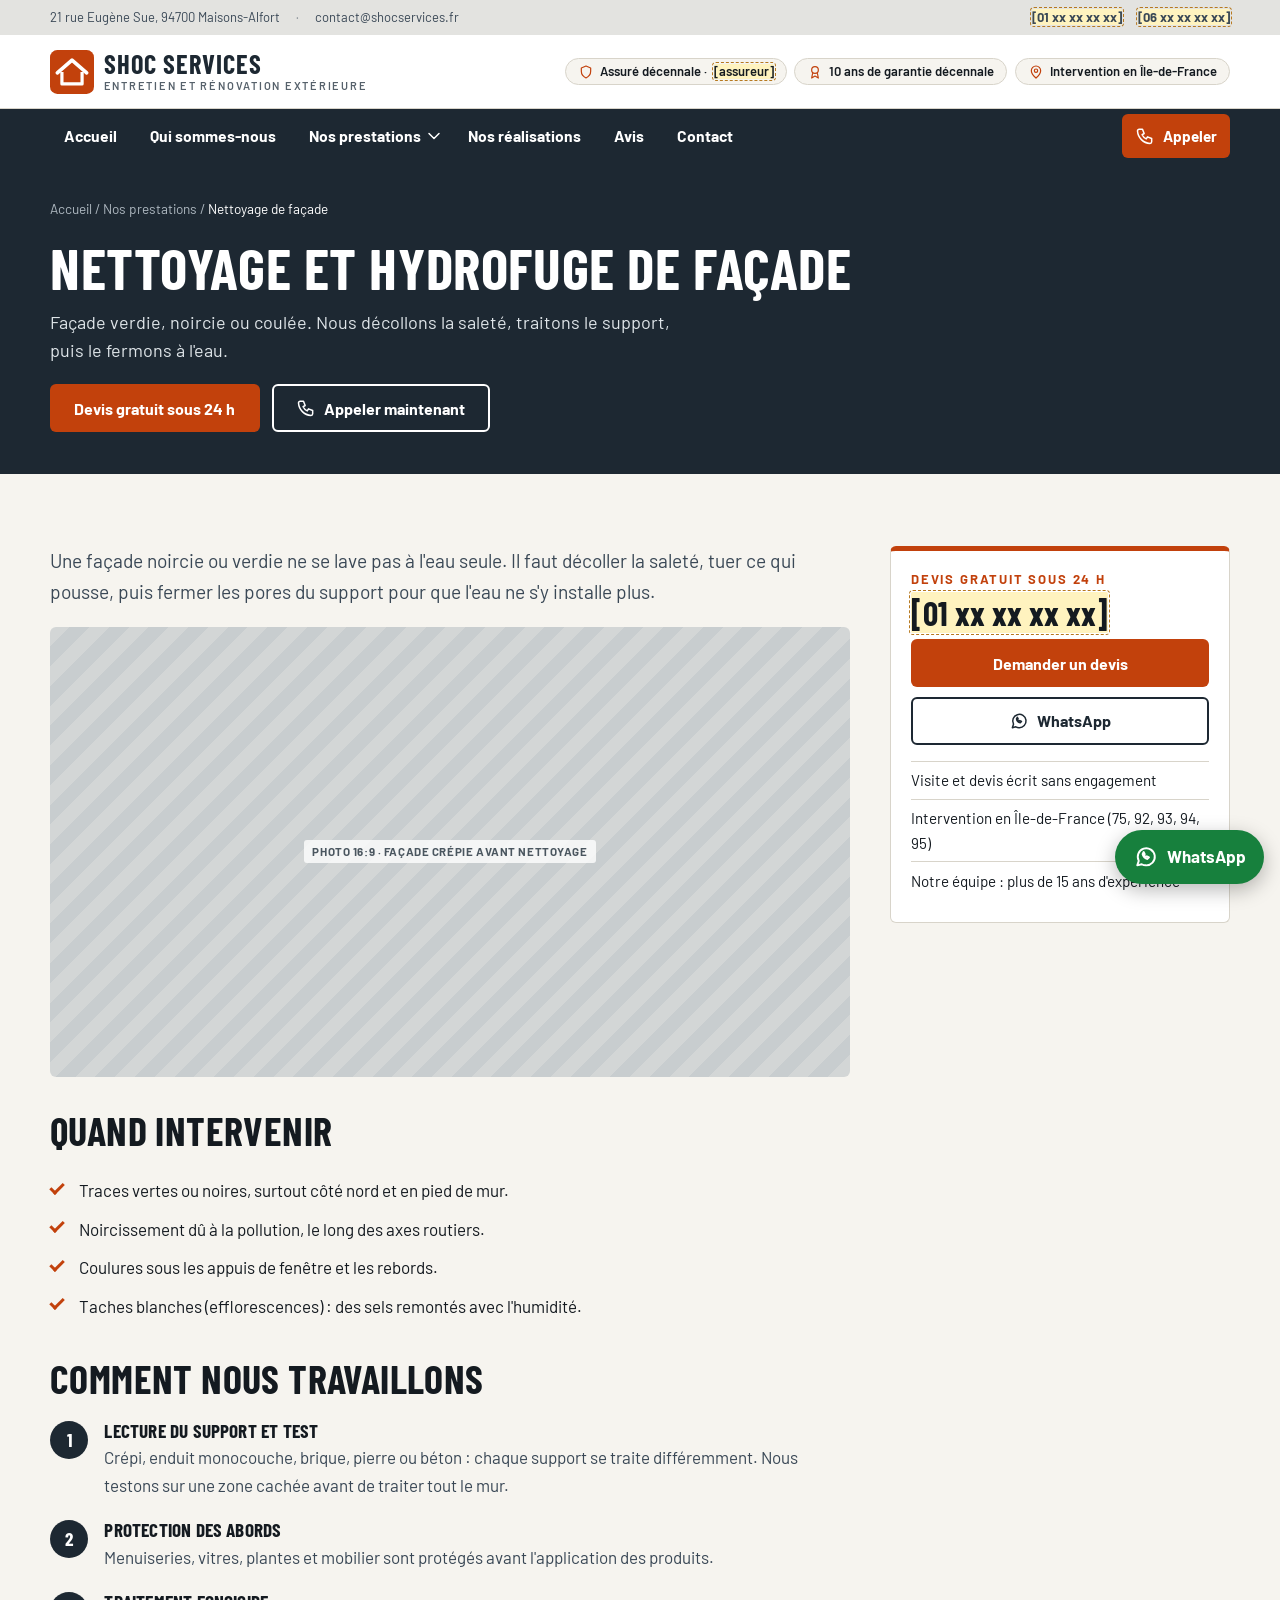
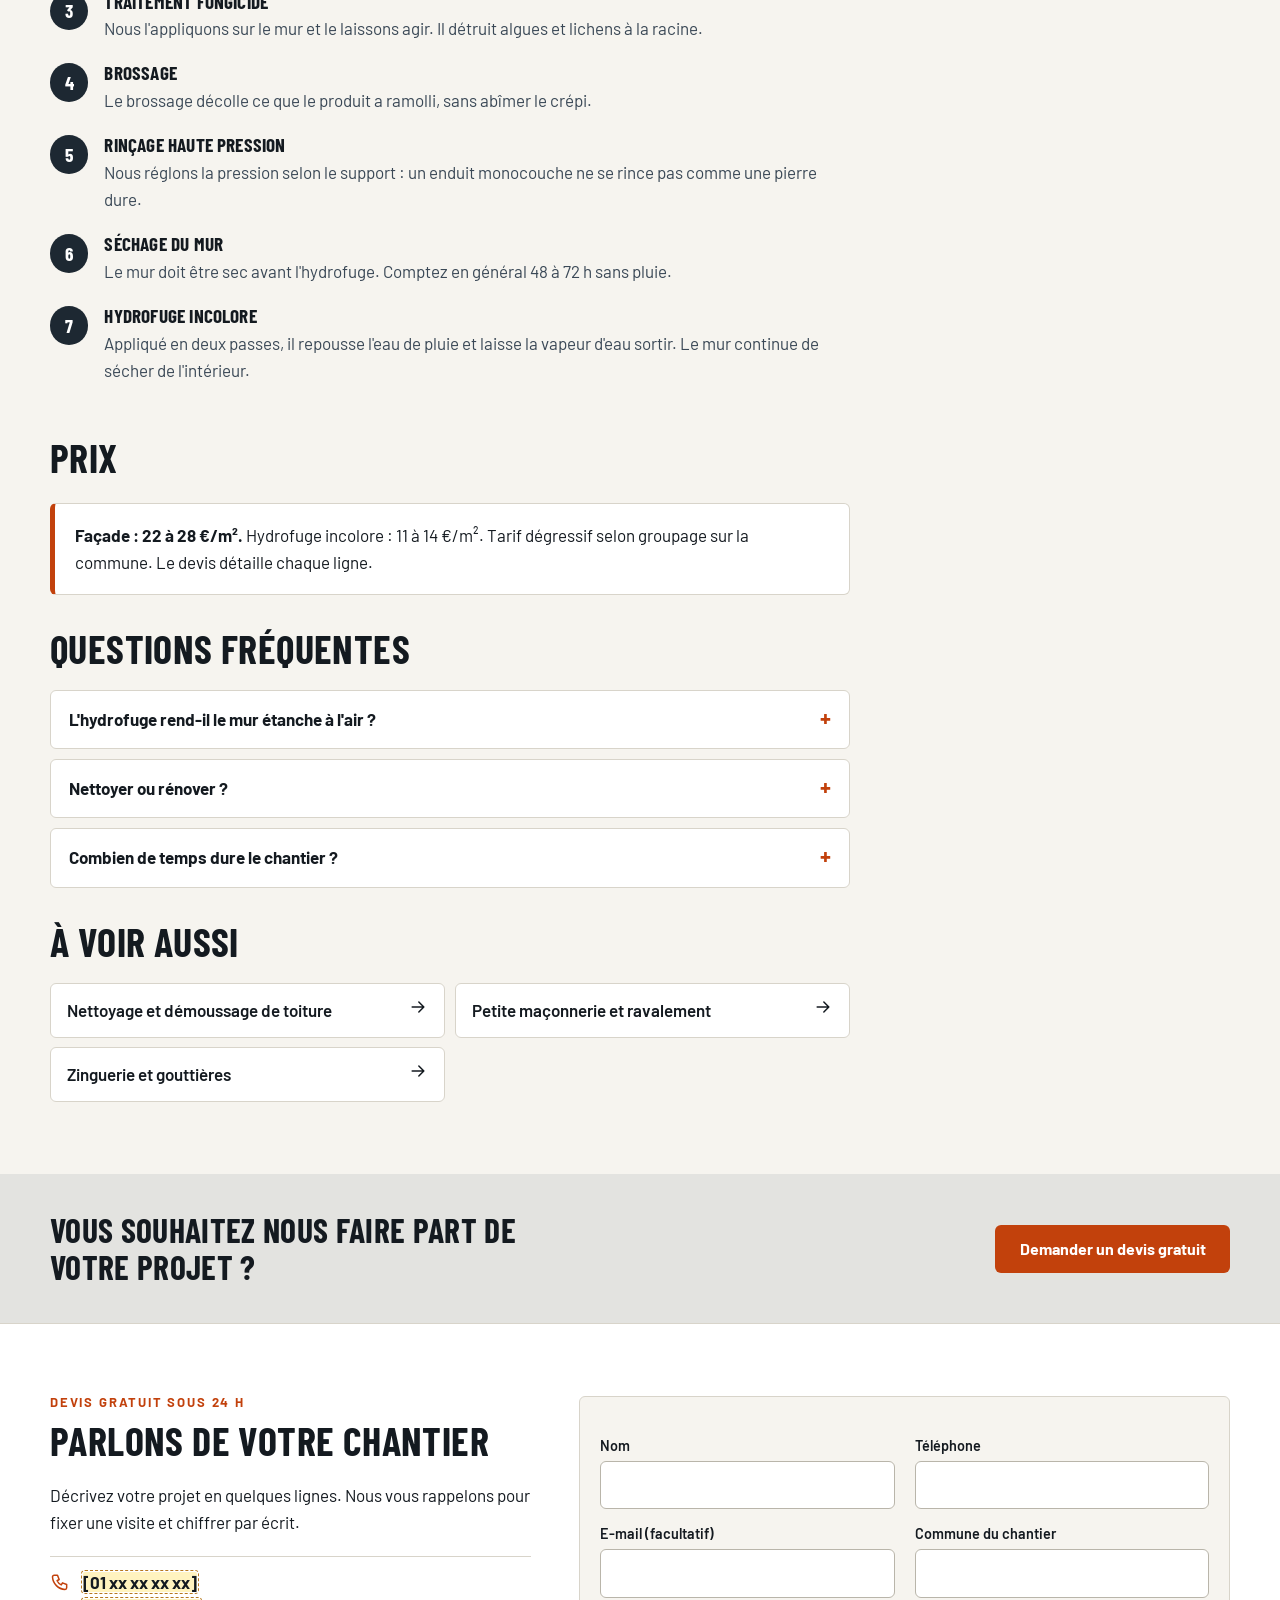
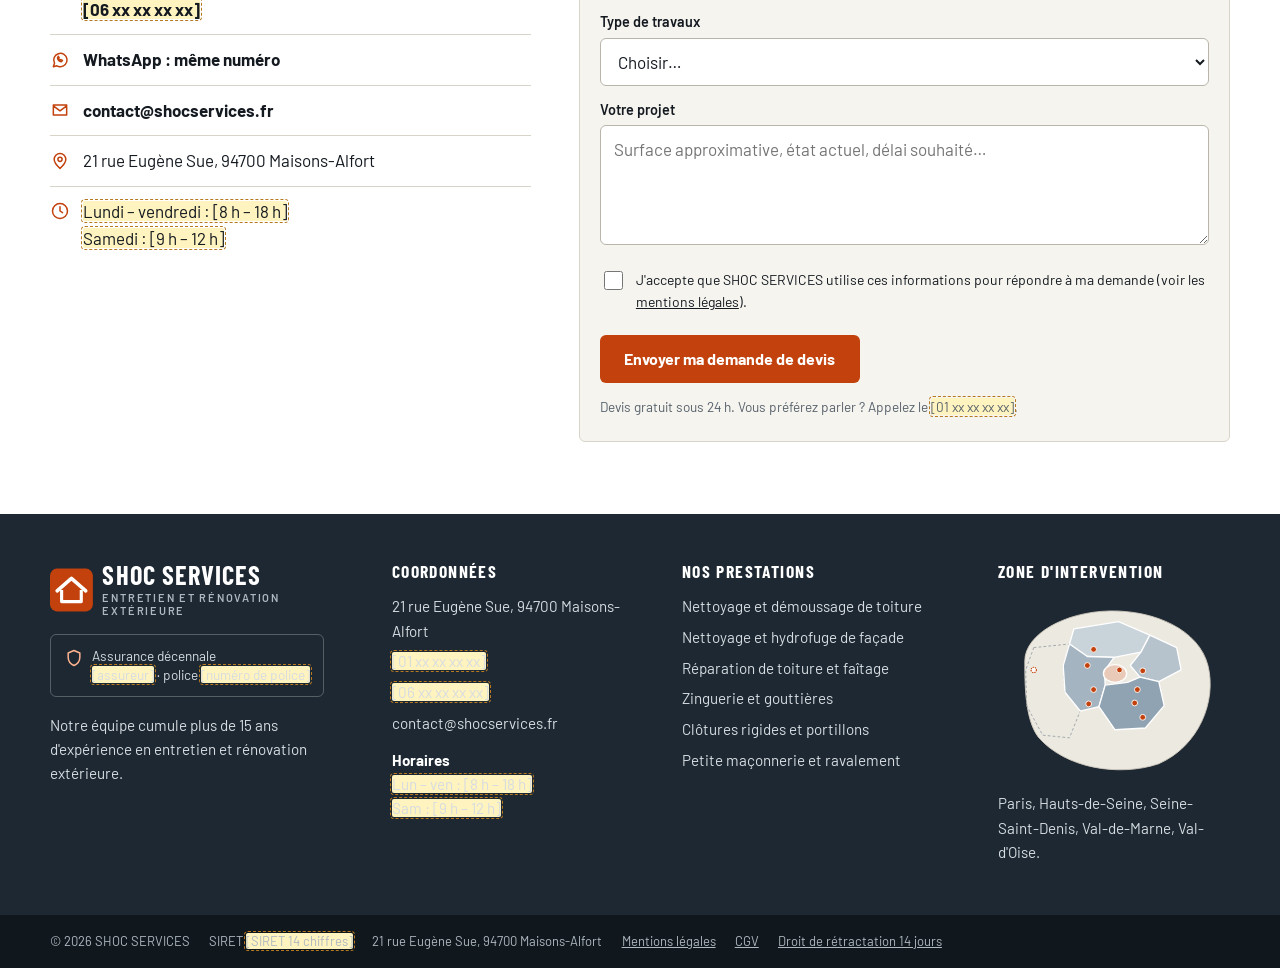
<file: nettoyage-facade.html>
<!DOCTYPE html>
<html lang="fr">
<head>
<meta charset="utf-8">
<meta name="viewport" content="width=device-width, initial-scale=1">
<title>Nettoyage façade Antony et Île-de-France | SHOC SERVICES</title>
<meta name="description" content="Nettoyage de façade à Antony et en Île-de-France : fongicide, brossage, rinçage haute pression, hydrofuge incolore. 22 à 28 €/m². Devis gratuit sous 24 h.">
<meta name="theme-color" content="#1d2832">
<meta property="og:type" content="website">
<meta property="og:title" content="Nettoyage façade Antony et Île-de-France | SHOC SERVICES">
<meta property="og:description" content="Nettoyage de façade à Antony et en Île-de-France : fongicide, brossage, rinçage haute pression, hydrofuge incolore. 22 à 28 €/m². Devis gratuit sous 24 h.">
<meta property="og:locale" content="fr_FR">
<!-- PERSONNALISER : ajouter <link rel="canonical" href="https://www.VOTRE-DOMAINE.fr/{page}"> et une image og:image -->
<link rel="icon" href="favicon.svg" type="image/svg+xml">
<link rel="preconnect" href="https://fonts.googleapis.com">
<link rel="preconnect" href="https://fonts.gstatic.com" crossorigin>
<!-- Seule dépendance externe : Google Fonts. Pour être 100 % conforme RGPD, hébergez les polices sur votre serveur. -->
<link href="https://fonts.googleapis.com/css2?family=Barlow+Condensed:wght@600;700&family=Barlow:wght@400;500;600;700&display=swap" rel="stylesheet">
<link rel="stylesheet" href="style.css">
</head>
<body>
<a class="skip" href="#contenu">Aller au contenu</a>
<!-- 1. BANDEAU GRIS : adresse · mail · deux téléphones à droite -->
<div class="topbar">
  <div class="wrap">
    <div class="topbar-left">
      <span class="topbar-addr">21 rue Eugène Sue, 94700 Maisons-Alfort</span><span class="sep" aria-hidden="true">·</span>
      <a href="mailto:contact@shocservices.fr">contact@shocservices.fr</a>
    </div>
    <div class="topbar-right">
      <a href="tel:+33XXXXXXXXX"><span class="todo">[01 xx xx xx xx]</span></a>
      <a href="tel:+33XXXXXXXXX"><span class="todo">[06 xx xx xx xx]</span></a>
    </div>
  </div>
</div>
<!-- 2. EN-TÊTE : logo + 3 pastilles -->
<header class="site-head">
  <div class="wrap head-in">
    <a class="logo" href="index.html" aria-label="SHOC SERVICES, accueil"><svg viewBox="0 0 48 48" aria-hidden="true"><rect width="48" height="48" rx="8" fill="#c2410c"/><path d="M8 25L24 11l16 14" fill="none" stroke="#fff" stroke-width="4" stroke-linecap="round" stroke-linejoin="round"/><path d="M13 24v13h22V24" fill="none" stroke="#fff" stroke-width="3.5" stroke-linejoin="round"/></svg><span class="logo-txt">SHOC SERVICES<small>Entretien et rénovation extérieure</small></span></a>
    <ul class="pills" aria-label="Nos garanties">
      <li class="pill"><svg class="ic" viewBox="0 0 24 24" aria-hidden="true" fill="none" stroke="currentColor" stroke-width="1.8" stroke-linecap="round" stroke-linejoin="round"><path d="M12 3l7 3v5c0 5-3.2 8.2-7 10-3.8-1.8-7-5-7-10V6z"/></svg>Assuré décennale · <span class="todo">[assureur]</span></li>
      <li class="pill"><svg class="ic" viewBox="0 0 24 24" aria-hidden="true" fill="none" stroke="currentColor" stroke-width="1.8" stroke-linecap="round" stroke-linejoin="round"><path d="M12 4a5 5 0 100 10 5 5 0 000-10z M8.5 13.5L7 21l5-3 5 3-1.5-7.5"/></svg>10 ans de garantie décennale</li>
      <li class="pill"><svg class="ic" viewBox="0 0 24 24" aria-hidden="true" fill="none" stroke="currentColor" stroke-width="1.8" stroke-linecap="round" stroke-linejoin="round"><path d="M12 21s7-6.2 7-11a7 7 0 10-14 0c0 4.8 7 11 7 11z M12 7.5a2.5 2.5 0 100 5 2.5 2.5 0 000-5z"/></svg>Intervention en Île-de-France</li>
    </ul>
  </div>
</header>
<!-- 3. MENU FIXE (reste en haut de l'écran au défilement) -->
<nav class="nav" id="menu" aria-label="Navigation principale">
  <div class="wrap nav-in">
    <button class="nav-burger" id="burger" type="button" aria-expanded="false" aria-controls="navlist"><svg class="ic" viewBox="0 0 24 24" aria-hidden="true" fill="none" stroke="currentColor" stroke-width="1.8" stroke-linecap="round" stroke-linejoin="round"><path d="M4 7h16M4 12h16M4 17h16"/></svg>Menu</button>
    <a class="nav-call" href="tel:+33XXXXXXXXX" aria-label="Appeler maintenant"><svg class="ic" viewBox="0 0 24 24" aria-hidden="true" fill="none" stroke="currentColor" stroke-width="1.8" stroke-linecap="round" stroke-linejoin="round"><path d="M5 4h4l2 5-2.5 1.5a11 11 0 005 5L15 13l5 2v4a2 2 0 01-2 2A16 16 0 013 6a2 2 0 012-2z"/></svg><span>Appeler</span></a>
    <ul class="nav-list" id="navlist">
      <li><a href="index.html">Accueil</a></li>
      <li><a href="qui-sommes-nous.html">Qui sommes-nous</a></li>
      <li class="has-sub">
        <div class="row"><a href="index.html#prestations" aria-current="true">Nos prestations</a>
        <button class="sub-toggle" type="button" aria-expanded="false" aria-label="Afficher les 6 prestations"><svg class="ic" viewBox="0 0 24 24" aria-hidden="true" fill="none" stroke="currentColor" stroke-width="1.8" stroke-linecap="round" stroke-linejoin="round"><path d="M6 9l6 6 6-6"/></svg></button></div>
        <ul class="sub"><li><a href="demoussage-toiture.html">Nettoyage et démoussage de toiture</a></li><li><a href="nettoyage-facade.html" aria-current="page">Nettoyage et hydrofuge de façade</a></li><li><a href="reparation-toiture-faitage.html">Réparation de toiture et faîtage</a></li><li><a href="zinguerie-gouttieres.html">Zinguerie et gouttières</a></li><li><a href="clotures-rigides-portillons.html">Clôtures rigides et portillons</a></li><li><a href="petite-maconnerie-ravalement.html">Petite maçonnerie et ravalement</a></li></ul>
      </li>
      <li><a href="realisations.html">Nos réalisations</a></li>
      <li><a href="avis.html">Avis</a></li>
      <li><a href="contact.html">Contact</a></li>
    </ul>
  </div>
</nav>
<main id="contenu">
<section class="page-hero"><div class="wrap">
  <nav class="crumbs" aria-label="Fil d'Ariane"><a href="index.html">Accueil</a> / <a href="index.html#prestations">Nos prestations</a> / <span aria-current="page">Nettoyage de façade</span></nav>
  <h1>Nettoyage et hydrofuge de façade</h1><p>Façade verdie, noircie ou coulée. Nous décollons la saleté, traitons le support, puis le fermons à l'eau.</p><div class="btn-row" style="margin-top:1.2rem"><a class="btn btn-primary" href="#devis">Devis gratuit sous 24 h</a><a class="btn btn-ghost" href="tel:+33XXXXXXXXX"><svg class="ic" viewBox="0 0 24 24" aria-hidden="true" fill="none" stroke="currentColor" stroke-width="1.8" stroke-linecap="round" stroke-linejoin="round"><path d="M5 4h4l2 5-2.5 1.5a11 11 0 005 5L15 13l5 2v4a2 2 0 01-2 2A16 16 0 013 6a2 2 0 012-2z"/></svg>Appeler maintenant</a></div></div></section>
<section class="section"><div class="wrap svc-layout">
  <article class="prose">
    <p class="lead">Une façade noircie ou verdie ne se lave pas à l'eau seule. Il faut décoller la saleté, tuer ce qui pousse, puis fermer les pores du support pour que l'eau ne s'y installe plus.</p>
    <!-- IMAGE 16:9 (1600×900 px) → <img src="img/nettoyage-facade.jpg" width="1600" height="900" alt="Façade crépie avant nettoyage" loading="lazy" class="cover"> -->
<div class="ph" style="--r:16/9" role="img" aria-label="Façade crépie avant nettoyage"><span>Photo 16:9 · Façade crépie avant nettoyage</span></div>
    <h2>Quand intervenir</h2>
    <ul class="checks"><li>Traces vertes ou noires, surtout côté nord et en pied de mur.</li><li>Noircissement dû à la pollution, le long des axes routiers.</li><li>Coulures sous les appuis de fenêtre et les rebords.</li><li>Taches blanches (efflorescences)&nbsp;: des sels remontés avec l'humidité.</li></ul>
    <h2>Comment nous travaillons</h2>
    <ol class="steps"><li><h3>Lecture du support et test</h3><p>Crépi, enduit monocouche, brique, pierre ou béton&nbsp;: chaque support se traite différemment. Nous testons sur une zone cachée avant de traiter tout le mur.</p></li><li><h3>Protection des abords</h3><p>Menuiseries, vitres, plantes et mobilier sont protégés avant l'application des produits.</p></li><li><h3>Traitement fongicide</h3><p>Nous l'appliquons sur le mur et le laissons agir. Il détruit algues et lichens à la racine.</p></li><li><h3>Brossage</h3><p>Le brossage décolle ce que le produit a ramolli, sans abîmer le crépi.</p></li><li><h3>Rinçage haute pression</h3><p>Nous réglons la pression selon le support&nbsp;: un enduit monocouche ne se rince pas comme une pierre dure.</p></li><li><h3>Séchage du mur</h3><p>Le mur doit être sec avant l'hydrofuge. Comptez en général 48 à 72 h sans pluie.</p></li><li><h3>Hydrofuge incolore</h3><p>Appliqué en deux passes, il repousse l'eau de pluie et laisse la vapeur d'eau sortir. Le mur continue de sécher de l'intérieur.</p></li></ol>
    <h2>Prix</h2>
    <div class="box"><p><strong>Façade&nbsp;: 22 à 28&nbsp;€/m².</strong> Hydrofuge incolore&nbsp;: 11 à 14&nbsp;€/m². Tarif dégressif selon groupage sur la commune. Le devis détaille chaque ligne.</p></div>
    
    <h2>Questions fréquentes</h2>
    <div class="faq"><details><summary>L'hydrofuge rend-il le mur étanche à l'air&nbsp;?</summary><p>Non. Un hydrofuge incolore de qualité repousse l'eau liquide mais laisse passer la vapeur d'eau. Un mur bouché par un film étanche garde son humidité.</p></details><details><summary>Nettoyer ou rénover&nbsp;?</summary><p>Si le crépi sonne creux, se détache ou se fissure, le nettoyage ne suffit pas. Nous vous orientons alors vers la reprise d'enduit.</p></details><details><summary>Combien de temps dure le chantier&nbsp;?</summary><p>De une à plusieurs journées selon la surface, le nombre d'étages et le séchage. Le devis indique la durée prévue.</p></details></div>
    <h2>À voir aussi</h2>
    <div class="related"><a href="demoussage-toiture.html">Nettoyage et démoussage de toiture<svg class="ic" viewBox="0 0 24 24" aria-hidden="true" fill="none" stroke="currentColor" stroke-width="1.8" stroke-linecap="round" stroke-linejoin="round"><path d="M5 12h14M13 6l6 6-6 6"/></svg></a><a href="petite-maconnerie-ravalement.html">Petite maçonnerie et ravalement<svg class="ic" viewBox="0 0 24 24" aria-hidden="true" fill="none" stroke="currentColor" stroke-width="1.8" stroke-linecap="round" stroke-linejoin="round"><path d="M5 12h14M13 6l6 6-6 6"/></svg></a><a href="zinguerie-gouttieres.html">Zinguerie et gouttières<svg class="ic" viewBox="0 0 24 24" aria-hidden="true" fill="none" stroke="currentColor" stroke-width="1.8" stroke-linecap="round" stroke-linejoin="round"><path d="M5 12h14M13 6l6 6-6 6"/></svg></a></div>
  </article>
  <aside class="side" aria-label="Devis">
    <span class="kicker">Devis gratuit sous 24 h</span>
    <a class="big" href="tel:+33XXXXXXXXX" style="text-decoration:none"><span class="todo">[01 xx xx xx xx]</span></a>
    <a class="btn btn-primary btn-block" href="#devis">Demander un devis</a>
    <a class="btn btn-line btn-block" href="https://wa.me/33XXXXXXXXX?text=Bonjour%20SHOC%20SERVICES%2C%20je%20souhaite%20un%20devis." rel="noopener"><svg class="ic" viewBox="0 0 24 24" aria-hidden="true" fill="none" stroke="currentColor" stroke-width="1.8" stroke-linecap="round" stroke-linejoin="round"><path d="M4 20l1.4-4.2A8 8 0 1112 20a8 8 0 01-3.8-1L4 20z M9 9.5c.3 2 2.5 4.2 4.5 4.5l1.5-1.5-2-1-1 .7c-.7-.4-1.3-1-1.7-1.7l.7-1-1-2z"/></svg>WhatsApp</a>
    <ul><li>Visite et devis écrit sans engagement</li><li>Intervention en Île-de-France (75, 92, 93, 94, 95)</li><li>Notre équipe&nbsp;: plus de 15 ans d'expérience</li></ul>
  </aside>
</div></section>
<!-- 9. BANDEAU CTA GRIS PLEINE LARGEUR -->
<section class="cta-band" aria-label="Demander un devis">
  <div class="wrap cta-in">
    <h2>Vous souhaitez nous faire part de votre projet&nbsp;?</h2>
    <a class="btn btn-primary" href="#devis">Demander un devis gratuit</a>
  </div>
</section>

</main>
<!-- 12. FORMULAIRE DE CONTACT FINAL -->
<section class="contact section" id="devis" aria-labelledby="devis-t">
  <div class="wrap contact-grid">
    <div>
      <span class="kicker">Devis gratuit sous 24 h</span>
      <h2 id="devis-t">Parlons de votre chantier</h2>
      <p>Décrivez votre projet en quelques lignes. Nous vous rappelons pour fixer une visite et chiffrer par écrit.</p>
      <ul class="contact-list">
        <li><svg class="ic" viewBox="0 0 24 24" aria-hidden="true" fill="none" stroke="currentColor" stroke-width="1.8" stroke-linecap="round" stroke-linejoin="round"><path d="M5 4h4l2 5-2.5 1.5a11 11 0 005 5L15 13l5 2v4a2 2 0 01-2 2A16 16 0 013 6a2 2 0 012-2z"/></svg><div><a href="tel:+33XXXXXXXXX"><span class="todo">[01 xx xx xx xx]</span></a><br><a href="tel:+33XXXXXXXXX"><span class="todo">[06 xx xx xx xx]</span></a></div></li>
        <li><svg class="ic" viewBox="0 0 24 24" aria-hidden="true" fill="none" stroke="currentColor" stroke-width="1.8" stroke-linecap="round" stroke-linejoin="round"><path d="M4 20l1.4-4.2A8 8 0 1112 20a8 8 0 01-3.8-1L4 20z M9 9.5c.3 2 2.5 4.2 4.5 4.5l1.5-1.5-2-1-1 .7c-.7-.4-1.3-1-1.7-1.7l.7-1-1-2z"/></svg><div><a href="https://wa.me/33XXXXXXXXX?text=Bonjour%20SHOC%20SERVICES%2C%20je%20souhaite%20un%20devis." rel="noopener">WhatsApp&nbsp;: même numéro</a></div></li>
        <li><svg class="ic" viewBox="0 0 24 24" aria-hidden="true" fill="none" stroke="currentColor" stroke-width="1.8" stroke-linecap="round" stroke-linejoin="round"><path d="M4 6h16v12H4z M4 7l8 6 8-6"/></svg><div><a href="mailto:contact@shocservices.fr">contact@shocservices.fr</a></div></li>
        <li><svg class="ic" viewBox="0 0 24 24" aria-hidden="true" fill="none" stroke="currentColor" stroke-width="1.8" stroke-linecap="round" stroke-linejoin="round"><path d="M12 21s7-6.2 7-11a7 7 0 10-14 0c0 4.8 7 11 7 11z M12 7.5a2.5 2.5 0 100 5 2.5 2.5 0 000-5z"/></svg><div>21 rue Eugène Sue, 94700 Maisons-Alfort</div></li>
        <li><svg class="ic" viewBox="0 0 24 24" aria-hidden="true" fill="none" stroke="currentColor" stroke-width="1.8" stroke-linecap="round" stroke-linejoin="round"><path d="M12 3a9 9 0 100 18 9 9 0 000-18z M12 7v5l3 2"/></svg><div><span class="todo">Lundi – vendredi&nbsp;: [8 h – 18 h]</span><br><span class="todo">Samedi&nbsp;: [9 h – 12 h]</span></div></li>
      </ul>
    </div>
    <div class="contact-card">
      <form class="form" action="https://formspree.io/f/[ID_FORMSPREE]" method="POST">
      <input type="hidden" name="_subject" value="Demande de devis — site SHOC SERVICES">
      <input class="hp" type="text" name="_gotcha" tabindex="-1" autocomplete="off" aria-hidden="true">
      <div class="form-grid two">
        <div><label for="f2-nom">Nom</label><input id="f2-nom" name="nom" type="text" autocomplete="name" required></div>
        <div><label for="f2-tel">Téléphone</label><input id="f2-tel" name="telephone" type="tel" inputmode="tel" autocomplete="tel" required></div>
        <div><label for="f2-email">E-mail (facultatif)</label><input id="f2-email" name="email" type="email" autocomplete="email"></div>
        <div><label for="f2-commune">Commune du chantier</label><input id="f2-commune" name="commune" type="text" autocomplete="address-level2" required></div>
        <div class="full"><label for="f2-type">Type de travaux</label>
          <select id="f2-type" name="type_travaux" required><option value="" selected disabled>Choisir…</option><option>Nettoyage et démoussage de toiture</option><option>Nettoyage et hydrofuge de façade</option><option>Réparation de toiture et faîtage</option><option>Zinguerie et gouttières</option><option>Clôtures rigides et portillons</option><option>Petite maçonnerie et ravalement</option><option>Autre ou je ne sais pas</option></select></div>
        <div class="full"><label for="f2-msg">Votre projet</label>
          <textarea id="f2-msg" name="message" placeholder="Surface approximative, état actuel, délai souhaité…"></textarea></div>
      </div>
      <label class="check"><input type="checkbox" name="consentement" value="oui" required>
        <span>J'accepte que SHOC SERVICES utilise ces informations pour répondre à ma demande (voir les <a href="mentions-legales.html#donnees">mentions légales</a>).</span></label>
      <button class="btn btn-primary" type="submit">Envoyer ma demande de devis</button>
      <p class="fine">Devis gratuit sous 24 h. Vous préférez parler&nbsp;? Appelez le <span class="todo">[01 xx xx xx xx]</span>.</p>
    </form>
    </div>
  </div>
</section>
<!-- 13. PIED DE PAGE 4 COLONNES -->
<footer class="footer">
  <div class="wrap foot-grid">
    <div>
      <a class="logo" href="index.html" aria-label="SHOC SERVICES, accueil"><svg viewBox="0 0 48 48" aria-hidden="true"><rect width="48" height="48" rx="8" fill="#c2410c"/><path d="M8 25L24 11l16 14" fill="none" stroke="#fff" stroke-width="4" stroke-linecap="round" stroke-linejoin="round"/><path d="M13 24v13h22V24" fill="none" stroke="#fff" stroke-width="3.5" stroke-linejoin="round"/></svg><span class="logo-txt">SHOC SERVICES<small>Entretien et rénovation extérieure</small></span></a>
      <div class="foot-badge"><svg class="ic" viewBox="0 0 24 24" aria-hidden="true" fill="none" stroke="currentColor" stroke-width="1.8" stroke-linecap="round" stroke-linejoin="round"><path d="M12 3l7 3v5c0 5-3.2 8.2-7 10-3.8-1.8-7-5-7-10V6z"/></svg><span>Assurance décennale<br><span class="todo">[assureur]</span> · police <span class="todo">[numéro de police]</span></span></div>
      <p style="margin-top:1rem">Notre équipe cumule plus de 15 ans d'expérience en entretien et rénovation extérieure.</p>
    </div>
    <div>
      <h3>Coordonnées</h3>
      <ul>
        <li>21 rue Eugène Sue, 94700 Maisons-Alfort</li>
        <li><a href="tel:+33XXXXXXXXX"><span class="todo">[01 xx xx xx xx]</span></a></li>
        <li><a href="tel:+33XXXXXXXXX"><span class="todo">[06 xx xx xx xx]</span></a></li>
        <li><a href="mailto:contact@shocservices.fr">contact@shocservices.fr</a></li>
        <li style="margin-top:.8rem"><strong style="color:#fff">Horaires</strong><br><span class="todo">Lun – ven&nbsp;: [8 h – 18 h]</span><br><span class="todo">Sam&nbsp;: [9 h – 12 h]</span></li>
      </ul>
    </div>
    <div>
      <h3>Nos prestations</h3>
      <ul><li><a href="demoussage-toiture.html">Nettoyage et démoussage de toiture</a></li><li><a href="nettoyage-facade.html">Nettoyage et hydrofuge de façade</a></li><li><a href="reparation-toiture-faitage.html">Réparation de toiture et faîtage</a></li><li><a href="zinguerie-gouttieres.html">Zinguerie et gouttières</a></li><li><a href="clotures-rigides-portillons.html">Clôtures rigides et portillons</a></li><li><a href="petite-maconnerie-ravalement.html">Petite maçonnerie et ravalement</a></li></ul>
    </div>
    <div class="foot-map">
      <h3>Zone d'intervention</h3>
      <svg viewBox="0 0 520 420" role="img" aria-labelledby="zt4"><title id="zt4">Carte stylisée de l'Île-de-France&nbsp;: zone d'intervention (75, 92, 93, 94, 95)</title><path d="M60 150C60 90 150 40 250 38 350 36 450 80 470 160 490 240 450 340 360 380 270 410 150 390 90 320 60 280 60 200 60 150z" fill="#ece9e1" stroke="#cfcabd" stroke-width="2"/><path d="M80 120L160 112 146 160 150 220 184 262 160 322 100 316 64 250 62 170z" fill="none" stroke="#9aa1a7" stroke-width="2" stroke-dasharray="6 5"/><g stroke="#fff" stroke-width="3" stroke-linejoin="round"><path d="M170 78L270 62 340 92 320 130 260 142 200 140 160 112z" fill="#c9d3da"/><path d="M320 130L340 92 400 120 410 170 360 196 318 186 296 160z" fill="#b6c3cd"/><path d="M160 112L200 140 260 142 238 172 240 204 226 252 184 262 150 220 146 160z" fill="#a4b4c0"/><path d="M240 204L290 198 318 186 360 196 372 250 330 300 262 304 226 252z" fill="#8fa3b2"/><ellipse cx="262" cy="178" rx="26" ry="20" fill="#e9c9b8"/></g><circle cx="214" cy="124" r="6.5" fill="#c2410c" stroke="#fff" stroke-width="2"><title>Argenteuil (95)</title></circle><circle cx="200" cy="160" r="6.5" fill="#c2410c" stroke="#fff" stroke-width="2"><title>Nanterre (92)</title></circle><circle cx="214" cy="214" r="6.5" fill="#c2410c" stroke="#fff" stroke-width="2"><title>Boulogne-Billancourt (92)</title></circle><circle cx="203" cy="246" r="6.5" fill="#c2410c" stroke="#fff" stroke-width="2"><title>Antony (92)</title></circle><circle cx="272" cy="170" r="6.5" fill="#c2410c" stroke="#fff" stroke-width="2"><title>Paris 10e (75)</title></circle><circle cx="324" cy="172" r="6.5" fill="#c2410c" stroke="#fff" stroke-width="2"><title>Montreuil (93)</title></circle><circle cx="312" cy="214" r="6.5" fill="#c2410c" stroke="#fff" stroke-width="2"><title>Vincennes (94)</title></circle><circle cx="306" cy="244" r="6.5" fill="#c2410c" stroke="#fff" stroke-width="2"><title>Maisons-Alfort (94)</title></circle><circle cx="324" cy="276" r="6.5" fill="#c2410c" stroke="#fff" stroke-width="2"><title>Créteil (94)</title></circle><g><circle cx="80" cy="170" r="6" fill="#fff" stroke="#c2410c" stroke-width="2.5" stroke-dasharray="3 2"><title>Bonnières-sur-Seine (78), sur demande</title></circle></g></svg>
      <p style="margin-top:.6rem">Paris, Hauts-de-Seine, Seine-Saint-Denis, Val-de-Marne, Val-d'Oise.</p>
    </div>
  </div>
  <div class="legal">
    <div class="wrap">
      <span>© 2026 SHOC SERVICES</span>
      <span>SIRET <span class="todo">[SIRET 14 chiffres]</span></span>
      <span>21 rue Eugène Sue, 94700 Maisons-Alfort</span>
      <a href="mentions-legales.html">Mentions légales</a>
      <a href="cgv.html">CGV</a>
      <a href="cgv.html#retractation">Droit de rétractation 14 jours</a>
    </div>
  </div>
</footer>
<!-- BOUTON WHATSAPP FLOTTANT (permanent). Remplacer 33XXXXXXXXX par le numéro au format international sans « + » -->
<a class="wa" href="https://wa.me/33XXXXXXXXX?text=Bonjour%20SHOC%20SERVICES%2C%20je%20souhaite%20un%20devis." rel="noopener" aria-label="Écrire sur WhatsApp"><svg class="ic" viewBox="0 0 24 24" aria-hidden="true" fill="none" stroke="currentColor" stroke-width="1.8" stroke-linecap="round" stroke-linejoin="round"><path d="M4 20l1.4-4.2A8 8 0 1112 20a8 8 0 01-3.8-1L4 20z M9 9.5c.3 2 2.5 4.2 4.5 4.5l1.5-1.5-2-1-1 .7c-.7-.4-1.3-1-1.7-1.7l.7-1-1-2z"/></svg><span>WhatsApp</span></a>
<script>
/* Menu mobile, sous-menu, carrousel du hero. Aucune bibliothèque. */
(function(){
  var nav=document.getElementById('menu'),b=document.getElementById('burger');
  if(b){b.addEventListener('click',function(){var o=nav.classList.toggle('open');b.setAttribute('aria-expanded',o);});}
  [].forEach.call(document.querySelectorAll('.sub-toggle'),function(t){
    t.addEventListener('click',function(){var li=t.parentNode.parentNode,o=li.classList.toggle('open');t.setAttribute('aria-expanded',o);});
  });
  var s=document.querySelectorAll('.slide'),d=document.querySelectorAll('.dots button');
  if(s.length>1){
    var i=0,timer=null;
    var show=function(n){s[i].classList.remove('is-active');d[i].removeAttribute('aria-current');
      i=(n+s.length)%s.length;s[i].classList.add('is-active');d[i].setAttribute('aria-current','true');};
    var stop=function(){clearInterval(timer);};
    [].forEach.call(d,function(x,n){x.addEventListener('click',function(){show(n);stop();});});
    var h=document.querySelector('.slides');
    h.addEventListener('mouseenter',stop);h.addEventListener('focusin',stop);
    if(!window.matchMedia('(prefers-reduced-motion: reduce)').matches){timer=setInterval(function(){show(i+1);},6500);}
  }
})();
</script>
</body>
</html>
</file>
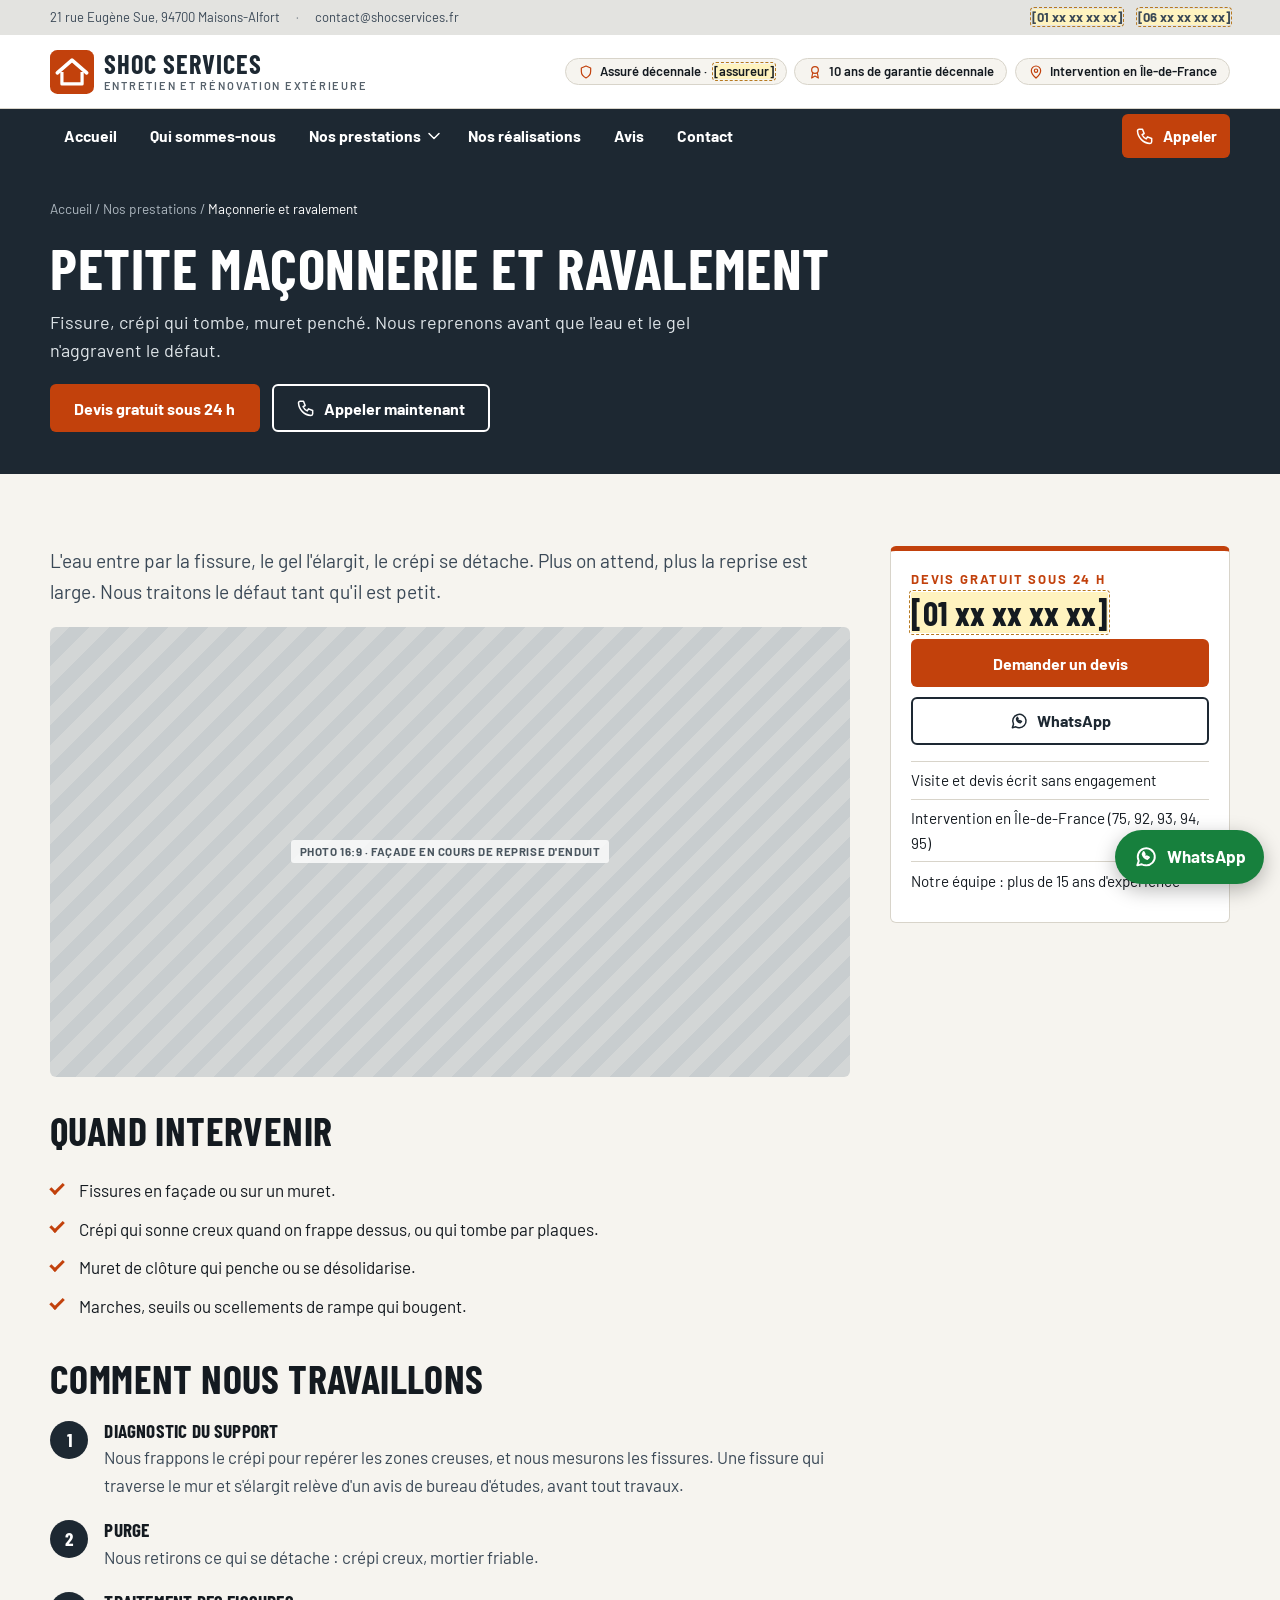
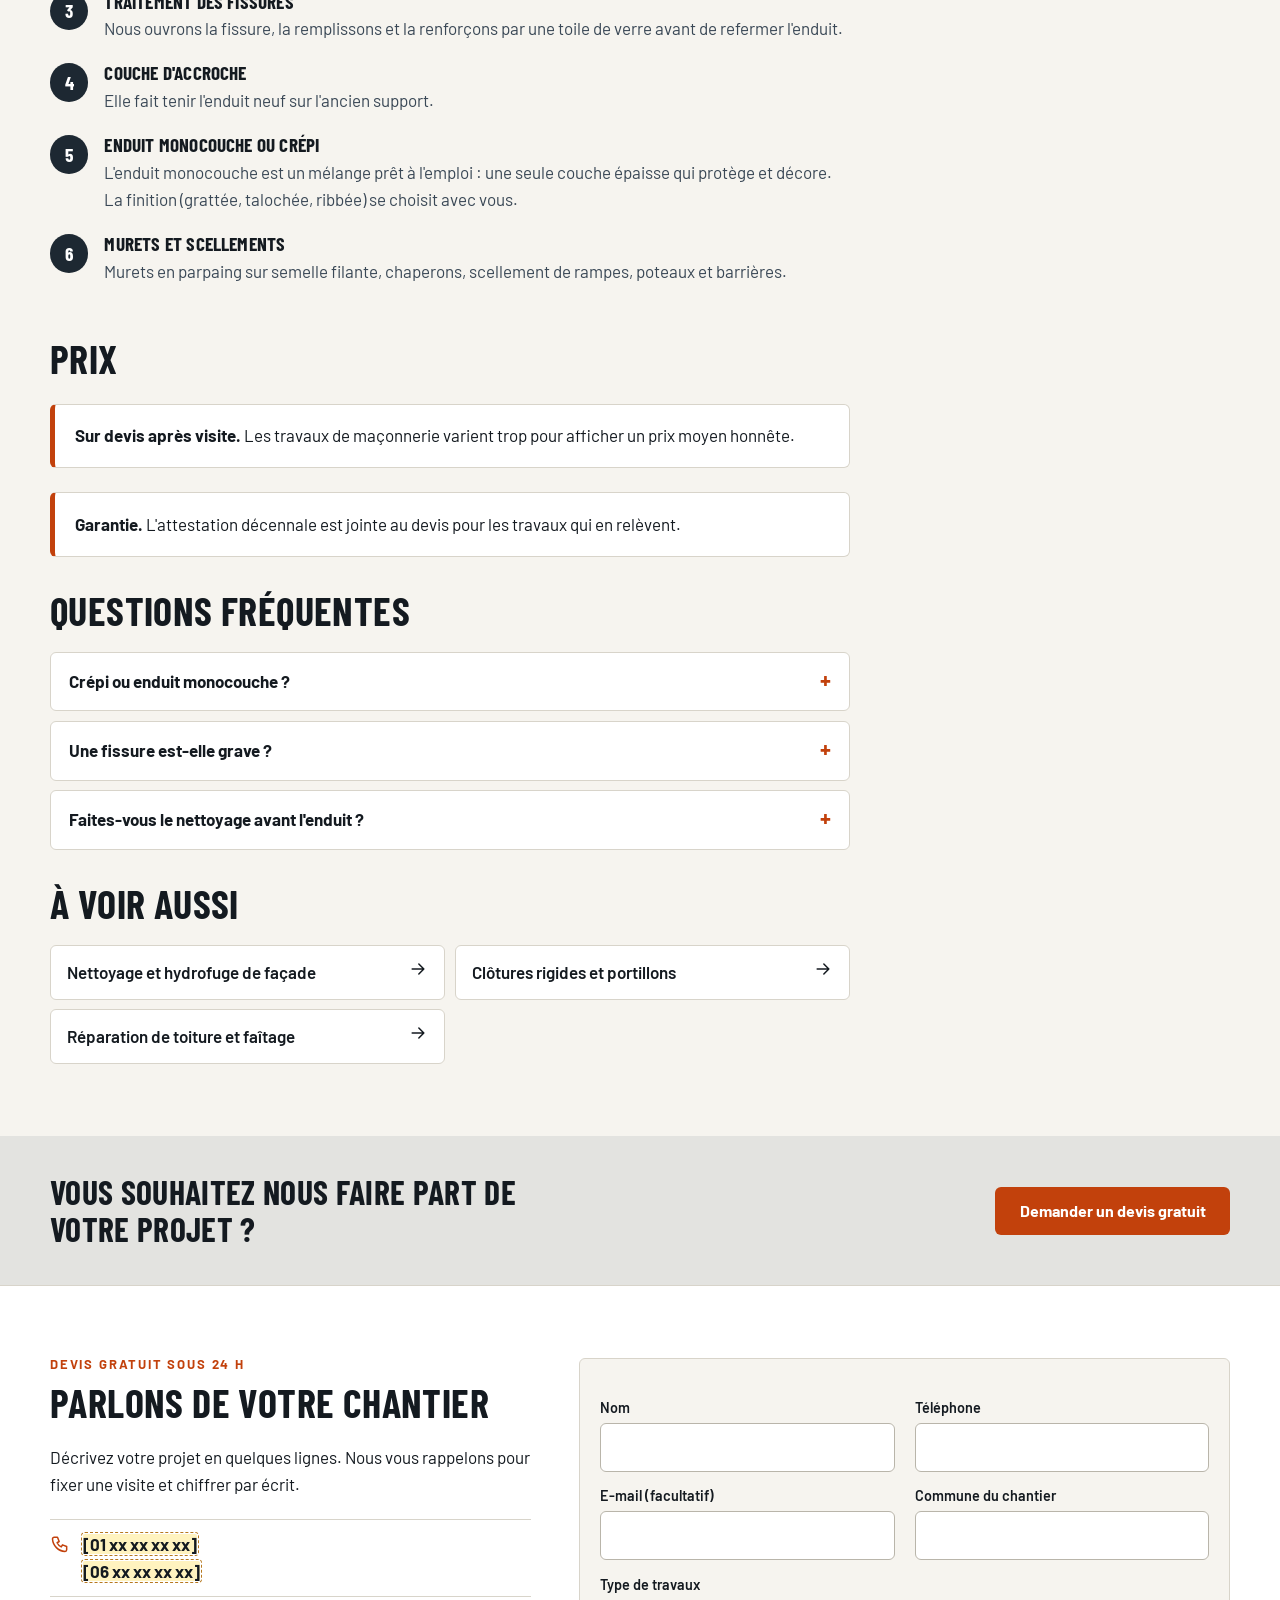
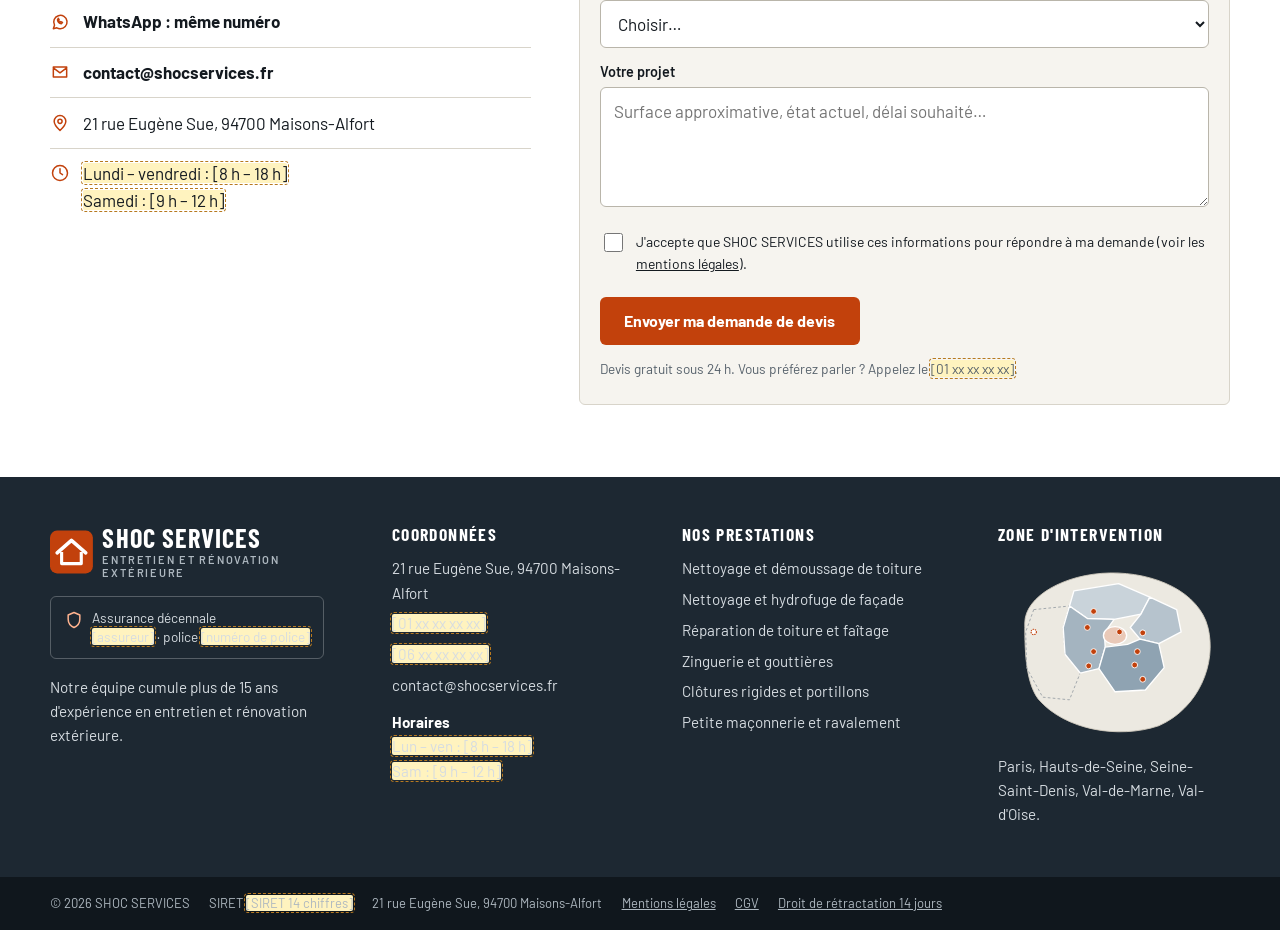
<file: petite-maconnerie-ravalement.html>
<!DOCTYPE html>
<html lang="fr">
<head>
<meta charset="utf-8">
<meta name="viewport" content="width=device-width, initial-scale=1">
<title>Petite maçonnerie, crépi et ravalement en Île-de-France | SHOC SERVICES</title>
<meta name="description" content="Petite maçonnerie en Île-de-France : fissures, reprise de crépi, enduit monocouche, murets en parpaing. Devis gratuit sous 24 h.">
<meta name="theme-color" content="#1d2832">
<meta property="og:type" content="website">
<meta property="og:title" content="Petite maçonnerie, crépi et ravalement en Île-de-France | SHOC SERVICES">
<meta property="og:description" content="Petite maçonnerie en Île-de-France : fissures, reprise de crépi, enduit monocouche, murets en parpaing. Devis gratuit sous 24 h.">
<meta property="og:locale" content="fr_FR">
<!-- PERSONNALISER : ajouter <link rel="canonical" href="https://www.VOTRE-DOMAINE.fr/{page}"> et une image og:image -->
<link rel="icon" href="favicon.svg" type="image/svg+xml">
<link rel="preconnect" href="https://fonts.googleapis.com">
<link rel="preconnect" href="https://fonts.gstatic.com" crossorigin>
<!-- Seule dépendance externe : Google Fonts. Pour être 100 % conforme RGPD, hébergez les polices sur votre serveur. -->
<link href="https://fonts.googleapis.com/css2?family=Barlow+Condensed:wght@600;700&family=Barlow:wght@400;500;600;700&display=swap" rel="stylesheet">
<link rel="stylesheet" href="style.css">
</head>
<body>
<a class="skip" href="#contenu">Aller au contenu</a>
<!-- 1. BANDEAU GRIS : adresse · mail · deux téléphones à droite -->
<div class="topbar">
  <div class="wrap">
    <div class="topbar-left">
      <span class="topbar-addr">21 rue Eugène Sue, 94700 Maisons-Alfort</span><span class="sep" aria-hidden="true">·</span>
      <a href="mailto:contact@shocservices.fr">contact@shocservices.fr</a>
    </div>
    <div class="topbar-right">
      <a href="tel:+33XXXXXXXXX"><span class="todo">[01 xx xx xx xx]</span></a>
      <a href="tel:+33XXXXXXXXX"><span class="todo">[06 xx xx xx xx]</span></a>
    </div>
  </div>
</div>
<!-- 2. EN-TÊTE : logo + 3 pastilles -->
<header class="site-head">
  <div class="wrap head-in">
    <a class="logo" href="index.html" aria-label="SHOC SERVICES, accueil"><svg viewBox="0 0 48 48" aria-hidden="true"><rect width="48" height="48" rx="8" fill="#c2410c"/><path d="M8 25L24 11l16 14" fill="none" stroke="#fff" stroke-width="4" stroke-linecap="round" stroke-linejoin="round"/><path d="M13 24v13h22V24" fill="none" stroke="#fff" stroke-width="3.5" stroke-linejoin="round"/></svg><span class="logo-txt">SHOC SERVICES<small>Entretien et rénovation extérieure</small></span></a>
    <ul class="pills" aria-label="Nos garanties">
      <li class="pill"><svg class="ic" viewBox="0 0 24 24" aria-hidden="true" fill="none" stroke="currentColor" stroke-width="1.8" stroke-linecap="round" stroke-linejoin="round"><path d="M12 3l7 3v5c0 5-3.2 8.2-7 10-3.8-1.8-7-5-7-10V6z"/></svg>Assuré décennale · <span class="todo">[assureur]</span></li>
      <li class="pill"><svg class="ic" viewBox="0 0 24 24" aria-hidden="true" fill="none" stroke="currentColor" stroke-width="1.8" stroke-linecap="round" stroke-linejoin="round"><path d="M12 4a5 5 0 100 10 5 5 0 000-10z M8.5 13.5L7 21l5-3 5 3-1.5-7.5"/></svg>10 ans de garantie décennale</li>
      <li class="pill"><svg class="ic" viewBox="0 0 24 24" aria-hidden="true" fill="none" stroke="currentColor" stroke-width="1.8" stroke-linecap="round" stroke-linejoin="round"><path d="M12 21s7-6.2 7-11a7 7 0 10-14 0c0 4.8 7 11 7 11z M12 7.5a2.5 2.5 0 100 5 2.5 2.5 0 000-5z"/></svg>Intervention en Île-de-France</li>
    </ul>
  </div>
</header>
<!-- 3. MENU FIXE (reste en haut de l'écran au défilement) -->
<nav class="nav" id="menu" aria-label="Navigation principale">
  <div class="wrap nav-in">
    <button class="nav-burger" id="burger" type="button" aria-expanded="false" aria-controls="navlist"><svg class="ic" viewBox="0 0 24 24" aria-hidden="true" fill="none" stroke="currentColor" stroke-width="1.8" stroke-linecap="round" stroke-linejoin="round"><path d="M4 7h16M4 12h16M4 17h16"/></svg>Menu</button>
    <a class="nav-call" href="tel:+33XXXXXXXXX" aria-label="Appeler maintenant"><svg class="ic" viewBox="0 0 24 24" aria-hidden="true" fill="none" stroke="currentColor" stroke-width="1.8" stroke-linecap="round" stroke-linejoin="round"><path d="M5 4h4l2 5-2.5 1.5a11 11 0 005 5L15 13l5 2v4a2 2 0 01-2 2A16 16 0 013 6a2 2 0 012-2z"/></svg><span>Appeler</span></a>
    <ul class="nav-list" id="navlist">
      <li><a href="index.html">Accueil</a></li>
      <li><a href="qui-sommes-nous.html">Qui sommes-nous</a></li>
      <li class="has-sub">
        <div class="row"><a href="index.html#prestations" aria-current="true">Nos prestations</a>
        <button class="sub-toggle" type="button" aria-expanded="false" aria-label="Afficher les 6 prestations"><svg class="ic" viewBox="0 0 24 24" aria-hidden="true" fill="none" stroke="currentColor" stroke-width="1.8" stroke-linecap="round" stroke-linejoin="round"><path d="M6 9l6 6 6-6"/></svg></button></div>
        <ul class="sub"><li><a href="demoussage-toiture.html">Nettoyage et démoussage de toiture</a></li><li><a href="nettoyage-facade.html">Nettoyage et hydrofuge de façade</a></li><li><a href="reparation-toiture-faitage.html">Réparation de toiture et faîtage</a></li><li><a href="zinguerie-gouttieres.html">Zinguerie et gouttières</a></li><li><a href="clotures-rigides-portillons.html">Clôtures rigides et portillons</a></li><li><a href="petite-maconnerie-ravalement.html" aria-current="page">Petite maçonnerie et ravalement</a></li></ul>
      </li>
      <li><a href="realisations.html">Nos réalisations</a></li>
      <li><a href="avis.html">Avis</a></li>
      <li><a href="contact.html">Contact</a></li>
    </ul>
  </div>
</nav>
<main id="contenu">
<section class="page-hero"><div class="wrap">
  <nav class="crumbs" aria-label="Fil d'Ariane"><a href="index.html">Accueil</a> / <a href="index.html#prestations">Nos prestations</a> / <span aria-current="page">Maçonnerie et ravalement</span></nav>
  <h1>Petite maçonnerie et ravalement</h1><p>Fissure, crépi qui tombe, muret penché. Nous reprenons avant que l'eau et le gel n'aggravent le défaut.</p><div class="btn-row" style="margin-top:1.2rem"><a class="btn btn-primary" href="#devis">Devis gratuit sous 24 h</a><a class="btn btn-ghost" href="tel:+33XXXXXXXXX"><svg class="ic" viewBox="0 0 24 24" aria-hidden="true" fill="none" stroke="currentColor" stroke-width="1.8" stroke-linecap="round" stroke-linejoin="round"><path d="M5 4h4l2 5-2.5 1.5a11 11 0 005 5L15 13l5 2v4a2 2 0 01-2 2A16 16 0 013 6a2 2 0 012-2z"/></svg>Appeler maintenant</a></div></div></section>
<section class="section"><div class="wrap svc-layout">
  <article class="prose">
    <p class="lead">L'eau entre par la fissure, le gel l'élargit, le crépi se détache. Plus on attend, plus la reprise est large. Nous traitons le défaut tant qu'il est petit.</p>
    <!-- IMAGE 16:9 (1600×900 px) → <img src="img/petite-maconnerie-ravalement.jpg" width="1600" height="900" alt="Façade en cours de reprise d'enduit" loading="lazy" class="cover"> -->
<div class="ph" style="--r:16/9" role="img" aria-label="Façade en cours de reprise d'enduit"><span>Photo 16:9 · Façade en cours de reprise d'enduit</span></div>
    <h2>Quand intervenir</h2>
    <ul class="checks"><li>Fissures en façade ou sur un muret.</li><li>Crépi qui sonne creux quand on frappe dessus, ou qui tombe par plaques.</li><li>Muret de clôture qui penche ou se désolidarise.</li><li>Marches, seuils ou scellements de rampe qui bougent.</li></ul>
    <h2>Comment nous travaillons</h2>
    <ol class="steps"><li><h3>Diagnostic du support</h3><p>Nous frappons le crépi pour repérer les zones creuses, et nous mesurons les fissures. Une fissure qui traverse le mur et s'élargit relève d'un avis de bureau d'études, avant tout travaux.</p></li><li><h3>Purge</h3><p>Nous retirons ce qui se détache&nbsp;: crépi creux, mortier friable.</p></li><li><h3>Traitement des fissures</h3><p>Nous ouvrons la fissure, la remplissons et la renforçons par une toile de verre avant de refermer l'enduit.</p></li><li><h3>Couche d'accroche</h3><p>Elle fait tenir l'enduit neuf sur l'ancien support.</p></li><li><h3>Enduit monocouche ou crépi</h3><p>L'enduit monocouche est un mélange prêt à l'emploi&nbsp;: une seule couche épaisse qui protège et décore. La finition (grattée, talochée, ribbée) se choisit avec vous.</p></li><li><h3>Murets et scellements</h3><p>Murets en parpaing sur semelle filante, chaperons, scellement de rampes, poteaux et barrières.</p></li></ol>
    <h2>Prix</h2>
    <div class="box"><p><strong>Sur devis après visite.</strong> Les travaux de maçonnerie varient trop pour afficher un prix moyen honnête.</p></div>
    <div class="box"><p><strong>Garantie.</strong> L'attestation décennale est jointe au devis pour les travaux qui en relèvent.</p></div>
    <h2>Questions fréquentes</h2>
    <div class="faq"><details><summary>Crépi ou enduit monocouche&nbsp;?</summary><p>Le crépi désigne une finition projetée. L'enduit monocouche est un produit complet, posé en une couche épaisse. Nous choisissons selon l'état et la nature du support.</p></details><details><summary>Une fissure est-elle grave&nbsp;?</summary><p>Une fissure fine et superficielle se reprend. Une fissure qui traverse le mur, s'élargit ou s'accompagne d'un affaissement demande l'avis d'un bureau d'études.</p></details><details><summary>Faites-vous le nettoyage avant l'enduit&nbsp;?</summary><p>Oui, si le support le demande. Un mur sale ou vert ne retient pas l'enduit neuf.</p></details></div>
    <h2>À voir aussi</h2>
    <div class="related"><a href="nettoyage-facade.html">Nettoyage et hydrofuge de façade<svg class="ic" viewBox="0 0 24 24" aria-hidden="true" fill="none" stroke="currentColor" stroke-width="1.8" stroke-linecap="round" stroke-linejoin="round"><path d="M5 12h14M13 6l6 6-6 6"/></svg></a><a href="clotures-rigides-portillons.html">Clôtures rigides et portillons<svg class="ic" viewBox="0 0 24 24" aria-hidden="true" fill="none" stroke="currentColor" stroke-width="1.8" stroke-linecap="round" stroke-linejoin="round"><path d="M5 12h14M13 6l6 6-6 6"/></svg></a><a href="reparation-toiture-faitage.html">Réparation de toiture et faîtage<svg class="ic" viewBox="0 0 24 24" aria-hidden="true" fill="none" stroke="currentColor" stroke-width="1.8" stroke-linecap="round" stroke-linejoin="round"><path d="M5 12h14M13 6l6 6-6 6"/></svg></a></div>
  </article>
  <aside class="side" aria-label="Devis">
    <span class="kicker">Devis gratuit sous 24 h</span>
    <a class="big" href="tel:+33XXXXXXXXX" style="text-decoration:none"><span class="todo">[01 xx xx xx xx]</span></a>
    <a class="btn btn-primary btn-block" href="#devis">Demander un devis</a>
    <a class="btn btn-line btn-block" href="https://wa.me/33XXXXXXXXX?text=Bonjour%20SHOC%20SERVICES%2C%20je%20souhaite%20un%20devis." rel="noopener"><svg class="ic" viewBox="0 0 24 24" aria-hidden="true" fill="none" stroke="currentColor" stroke-width="1.8" stroke-linecap="round" stroke-linejoin="round"><path d="M4 20l1.4-4.2A8 8 0 1112 20a8 8 0 01-3.8-1L4 20z M9 9.5c.3 2 2.5 4.2 4.5 4.5l1.5-1.5-2-1-1 .7c-.7-.4-1.3-1-1.7-1.7l.7-1-1-2z"/></svg>WhatsApp</a>
    <ul><li>Visite et devis écrit sans engagement</li><li>Intervention en Île-de-France (75, 92, 93, 94, 95)</li><li>Notre équipe&nbsp;: plus de 15 ans d'expérience</li></ul>
  </aside>
</div></section>
<!-- 9. BANDEAU CTA GRIS PLEINE LARGEUR -->
<section class="cta-band" aria-label="Demander un devis">
  <div class="wrap cta-in">
    <h2>Vous souhaitez nous faire part de votre projet&nbsp;?</h2>
    <a class="btn btn-primary" href="#devis">Demander un devis gratuit</a>
  </div>
</section>

</main>
<!-- 12. FORMULAIRE DE CONTACT FINAL -->
<section class="contact section" id="devis" aria-labelledby="devis-t">
  <div class="wrap contact-grid">
    <div>
      <span class="kicker">Devis gratuit sous 24 h</span>
      <h2 id="devis-t">Parlons de votre chantier</h2>
      <p>Décrivez votre projet en quelques lignes. Nous vous rappelons pour fixer une visite et chiffrer par écrit.</p>
      <ul class="contact-list">
        <li><svg class="ic" viewBox="0 0 24 24" aria-hidden="true" fill="none" stroke="currentColor" stroke-width="1.8" stroke-linecap="round" stroke-linejoin="round"><path d="M5 4h4l2 5-2.5 1.5a11 11 0 005 5L15 13l5 2v4a2 2 0 01-2 2A16 16 0 013 6a2 2 0 012-2z"/></svg><div><a href="tel:+33XXXXXXXXX"><span class="todo">[01 xx xx xx xx]</span></a><br><a href="tel:+33XXXXXXXXX"><span class="todo">[06 xx xx xx xx]</span></a></div></li>
        <li><svg class="ic" viewBox="0 0 24 24" aria-hidden="true" fill="none" stroke="currentColor" stroke-width="1.8" stroke-linecap="round" stroke-linejoin="round"><path d="M4 20l1.4-4.2A8 8 0 1112 20a8 8 0 01-3.8-1L4 20z M9 9.5c.3 2 2.5 4.2 4.5 4.5l1.5-1.5-2-1-1 .7c-.7-.4-1.3-1-1.7-1.7l.7-1-1-2z"/></svg><div><a href="https://wa.me/33XXXXXXXXX?text=Bonjour%20SHOC%20SERVICES%2C%20je%20souhaite%20un%20devis." rel="noopener">WhatsApp&nbsp;: même numéro</a></div></li>
        <li><svg class="ic" viewBox="0 0 24 24" aria-hidden="true" fill="none" stroke="currentColor" stroke-width="1.8" stroke-linecap="round" stroke-linejoin="round"><path d="M4 6h16v12H4z M4 7l8 6 8-6"/></svg><div><a href="mailto:contact@shocservices.fr">contact@shocservices.fr</a></div></li>
        <li><svg class="ic" viewBox="0 0 24 24" aria-hidden="true" fill="none" stroke="currentColor" stroke-width="1.8" stroke-linecap="round" stroke-linejoin="round"><path d="M12 21s7-6.2 7-11a7 7 0 10-14 0c0 4.8 7 11 7 11z M12 7.5a2.5 2.5 0 100 5 2.5 2.5 0 000-5z"/></svg><div>21 rue Eugène Sue, 94700 Maisons-Alfort</div></li>
        <li><svg class="ic" viewBox="0 0 24 24" aria-hidden="true" fill="none" stroke="currentColor" stroke-width="1.8" stroke-linecap="round" stroke-linejoin="round"><path d="M12 3a9 9 0 100 18 9 9 0 000-18z M12 7v5l3 2"/></svg><div><span class="todo">Lundi – vendredi&nbsp;: [8 h – 18 h]</span><br><span class="todo">Samedi&nbsp;: [9 h – 12 h]</span></div></li>
      </ul>
    </div>
    <div class="contact-card">
      <form class="form" action="https://formspree.io/f/[ID_FORMSPREE]" method="POST">
      <input type="hidden" name="_subject" value="Demande de devis — site SHOC SERVICES">
      <input class="hp" type="text" name="_gotcha" tabindex="-1" autocomplete="off" aria-hidden="true">
      <div class="form-grid two">
        <div><label for="f2-nom">Nom</label><input id="f2-nom" name="nom" type="text" autocomplete="name" required></div>
        <div><label for="f2-tel">Téléphone</label><input id="f2-tel" name="telephone" type="tel" inputmode="tel" autocomplete="tel" required></div>
        <div><label for="f2-email">E-mail (facultatif)</label><input id="f2-email" name="email" type="email" autocomplete="email"></div>
        <div><label for="f2-commune">Commune du chantier</label><input id="f2-commune" name="commune" type="text" autocomplete="address-level2" required></div>
        <div class="full"><label for="f2-type">Type de travaux</label>
          <select id="f2-type" name="type_travaux" required><option value="" selected disabled>Choisir…</option><option>Nettoyage et démoussage de toiture</option><option>Nettoyage et hydrofuge de façade</option><option>Réparation de toiture et faîtage</option><option>Zinguerie et gouttières</option><option>Clôtures rigides et portillons</option><option>Petite maçonnerie et ravalement</option><option>Autre ou je ne sais pas</option></select></div>
        <div class="full"><label for="f2-msg">Votre projet</label>
          <textarea id="f2-msg" name="message" placeholder="Surface approximative, état actuel, délai souhaité…"></textarea></div>
      </div>
      <label class="check"><input type="checkbox" name="consentement" value="oui" required>
        <span>J'accepte que SHOC SERVICES utilise ces informations pour répondre à ma demande (voir les <a href="mentions-legales.html#donnees">mentions légales</a>).</span></label>
      <button class="btn btn-primary" type="submit">Envoyer ma demande de devis</button>
      <p class="fine">Devis gratuit sous 24 h. Vous préférez parler&nbsp;? Appelez le <span class="todo">[01 xx xx xx xx]</span>.</p>
    </form>
    </div>
  </div>
</section>
<!-- 13. PIED DE PAGE 4 COLONNES -->
<footer class="footer">
  <div class="wrap foot-grid">
    <div>
      <a class="logo" href="index.html" aria-label="SHOC SERVICES, accueil"><svg viewBox="0 0 48 48" aria-hidden="true"><rect width="48" height="48" rx="8" fill="#c2410c"/><path d="M8 25L24 11l16 14" fill="none" stroke="#fff" stroke-width="4" stroke-linecap="round" stroke-linejoin="round"/><path d="M13 24v13h22V24" fill="none" stroke="#fff" stroke-width="3.5" stroke-linejoin="round"/></svg><span class="logo-txt">SHOC SERVICES<small>Entretien et rénovation extérieure</small></span></a>
      <div class="foot-badge"><svg class="ic" viewBox="0 0 24 24" aria-hidden="true" fill="none" stroke="currentColor" stroke-width="1.8" stroke-linecap="round" stroke-linejoin="round"><path d="M12 3l7 3v5c0 5-3.2 8.2-7 10-3.8-1.8-7-5-7-10V6z"/></svg><span>Assurance décennale<br><span class="todo">[assureur]</span> · police <span class="todo">[numéro de police]</span></span></div>
      <p style="margin-top:1rem">Notre équipe cumule plus de 15 ans d'expérience en entretien et rénovation extérieure.</p>
    </div>
    <div>
      <h3>Coordonnées</h3>
      <ul>
        <li>21 rue Eugène Sue, 94700 Maisons-Alfort</li>
        <li><a href="tel:+33XXXXXXXXX"><span class="todo">[01 xx xx xx xx]</span></a></li>
        <li><a href="tel:+33XXXXXXXXX"><span class="todo">[06 xx xx xx xx]</span></a></li>
        <li><a href="mailto:contact@shocservices.fr">contact@shocservices.fr</a></li>
        <li style="margin-top:.8rem"><strong style="color:#fff">Horaires</strong><br><span class="todo">Lun – ven&nbsp;: [8 h – 18 h]</span><br><span class="todo">Sam&nbsp;: [9 h – 12 h]</span></li>
      </ul>
    </div>
    <div>
      <h3>Nos prestations</h3>
      <ul><li><a href="demoussage-toiture.html">Nettoyage et démoussage de toiture</a></li><li><a href="nettoyage-facade.html">Nettoyage et hydrofuge de façade</a></li><li><a href="reparation-toiture-faitage.html">Réparation de toiture et faîtage</a></li><li><a href="zinguerie-gouttieres.html">Zinguerie et gouttières</a></li><li><a href="clotures-rigides-portillons.html">Clôtures rigides et portillons</a></li><li><a href="petite-maconnerie-ravalement.html">Petite maçonnerie et ravalement</a></li></ul>
    </div>
    <div class="foot-map">
      <h3>Zone d'intervention</h3>
      <svg viewBox="0 0 520 420" role="img" aria-labelledby="zt8"><title id="zt8">Carte stylisée de l'Île-de-France&nbsp;: zone d'intervention (75, 92, 93, 94, 95)</title><path d="M60 150C60 90 150 40 250 38 350 36 450 80 470 160 490 240 450 340 360 380 270 410 150 390 90 320 60 280 60 200 60 150z" fill="#ece9e1" stroke="#cfcabd" stroke-width="2"/><path d="M80 120L160 112 146 160 150 220 184 262 160 322 100 316 64 250 62 170z" fill="none" stroke="#9aa1a7" stroke-width="2" stroke-dasharray="6 5"/><g stroke="#fff" stroke-width="3" stroke-linejoin="round"><path d="M170 78L270 62 340 92 320 130 260 142 200 140 160 112z" fill="#c9d3da"/><path d="M320 130L340 92 400 120 410 170 360 196 318 186 296 160z" fill="#b6c3cd"/><path d="M160 112L200 140 260 142 238 172 240 204 226 252 184 262 150 220 146 160z" fill="#a4b4c0"/><path d="M240 204L290 198 318 186 360 196 372 250 330 300 262 304 226 252z" fill="#8fa3b2"/><ellipse cx="262" cy="178" rx="26" ry="20" fill="#e9c9b8"/></g><circle cx="214" cy="124" r="6.5" fill="#c2410c" stroke="#fff" stroke-width="2"><title>Argenteuil (95)</title></circle><circle cx="200" cy="160" r="6.5" fill="#c2410c" stroke="#fff" stroke-width="2"><title>Nanterre (92)</title></circle><circle cx="214" cy="214" r="6.5" fill="#c2410c" stroke="#fff" stroke-width="2"><title>Boulogne-Billancourt (92)</title></circle><circle cx="203" cy="246" r="6.5" fill="#c2410c" stroke="#fff" stroke-width="2"><title>Antony (92)</title></circle><circle cx="272" cy="170" r="6.5" fill="#c2410c" stroke="#fff" stroke-width="2"><title>Paris 10e (75)</title></circle><circle cx="324" cy="172" r="6.5" fill="#c2410c" stroke="#fff" stroke-width="2"><title>Montreuil (93)</title></circle><circle cx="312" cy="214" r="6.5" fill="#c2410c" stroke="#fff" stroke-width="2"><title>Vincennes (94)</title></circle><circle cx="306" cy="244" r="6.5" fill="#c2410c" stroke="#fff" stroke-width="2"><title>Maisons-Alfort (94)</title></circle><circle cx="324" cy="276" r="6.5" fill="#c2410c" stroke="#fff" stroke-width="2"><title>Créteil (94)</title></circle><g><circle cx="80" cy="170" r="6" fill="#fff" stroke="#c2410c" stroke-width="2.5" stroke-dasharray="3 2"><title>Bonnières-sur-Seine (78), sur demande</title></circle></g></svg>
      <p style="margin-top:.6rem">Paris, Hauts-de-Seine, Seine-Saint-Denis, Val-de-Marne, Val-d'Oise.</p>
    </div>
  </div>
  <div class="legal">
    <div class="wrap">
      <span>© 2026 SHOC SERVICES</span>
      <span>SIRET <span class="todo">[SIRET 14 chiffres]</span></span>
      <span>21 rue Eugène Sue, 94700 Maisons-Alfort</span>
      <a href="mentions-legales.html">Mentions légales</a>
      <a href="cgv.html">CGV</a>
      <a href="cgv.html#retractation">Droit de rétractation 14 jours</a>
    </div>
  </div>
</footer>
<!-- BOUTON WHATSAPP FLOTTANT (permanent). Remplacer 33XXXXXXXXX par le numéro au format international sans « + » -->
<a class="wa" href="https://wa.me/33XXXXXXXXX?text=Bonjour%20SHOC%20SERVICES%2C%20je%20souhaite%20un%20devis." rel="noopener" aria-label="Écrire sur WhatsApp"><svg class="ic" viewBox="0 0 24 24" aria-hidden="true" fill="none" stroke="currentColor" stroke-width="1.8" stroke-linecap="round" stroke-linejoin="round"><path d="M4 20l1.4-4.2A8 8 0 1112 20a8 8 0 01-3.8-1L4 20z M9 9.5c.3 2 2.5 4.2 4.5 4.5l1.5-1.5-2-1-1 .7c-.7-.4-1.3-1-1.7-1.7l.7-1-1-2z"/></svg><span>WhatsApp</span></a>
<script>
/* Menu mobile, sous-menu, carrousel du hero. Aucune bibliothèque. */
(function(){
  var nav=document.getElementById('menu'),b=document.getElementById('burger');
  if(b){b.addEventListener('click',function(){var o=nav.classList.toggle('open');b.setAttribute('aria-expanded',o);});}
  [].forEach.call(document.querySelectorAll('.sub-toggle'),function(t){
    t.addEventListener('click',function(){var li=t.parentNode.parentNode,o=li.classList.toggle('open');t.setAttribute('aria-expanded',o);});
  });
  var s=document.querySelectorAll('.slide'),d=document.querySelectorAll('.dots button');
  if(s.length>1){
    var i=0,timer=null;
    var show=function(n){s[i].classList.remove('is-active');d[i].removeAttribute('aria-current');
      i=(n+s.length)%s.length;s[i].classList.add('is-active');d[i].setAttribute('aria-current','true');};
    var stop=function(){clearInterval(timer);};
    [].forEach.call(d,function(x,n){x.addEventListener('click',function(){show(n);stop();});});
    var h=document.querySelector('.slides');
    h.addEventListener('mouseenter',stop);h.addEventListener('focusin',stop);
    if(!window.matchMedia('(prefers-reduced-motion: reduce)').matches){timer=setInterval(function(){show(i+1);},6500);}
  }
})();
</script>
</body>
</html>
</file>
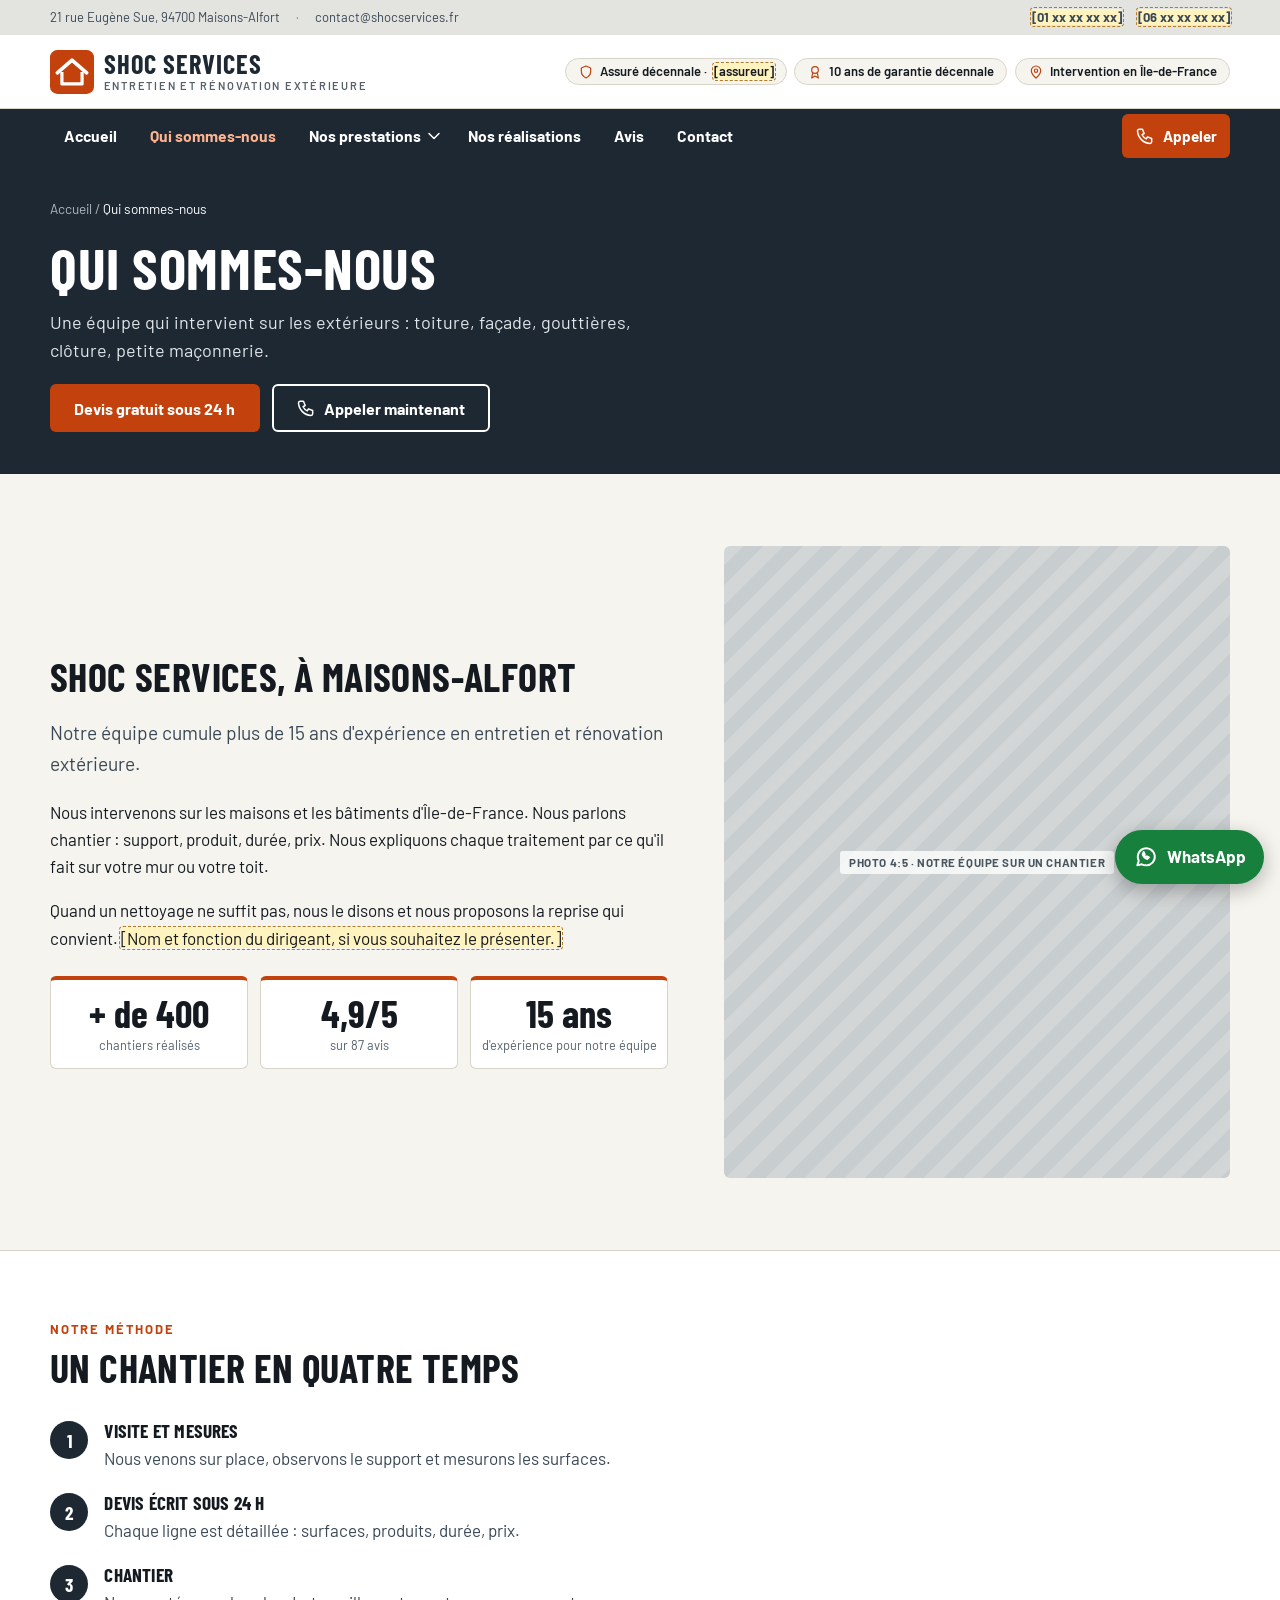
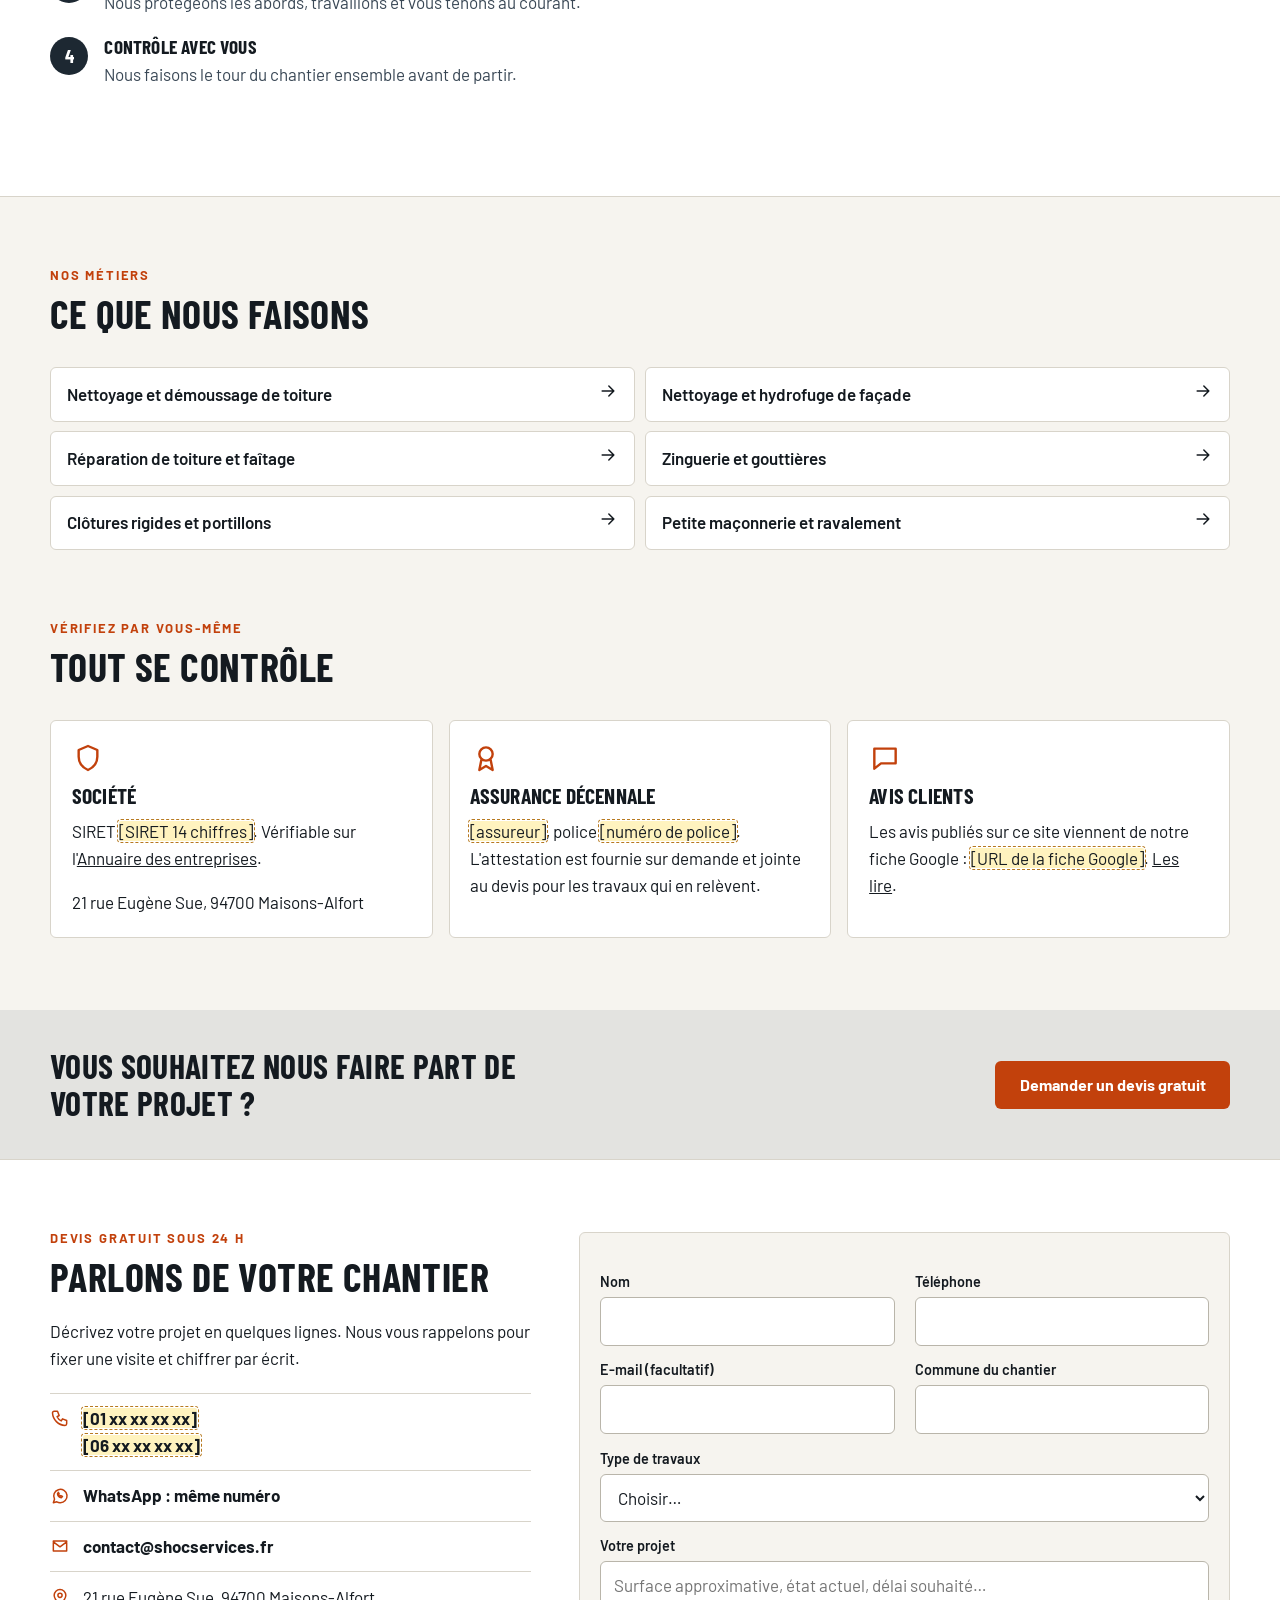
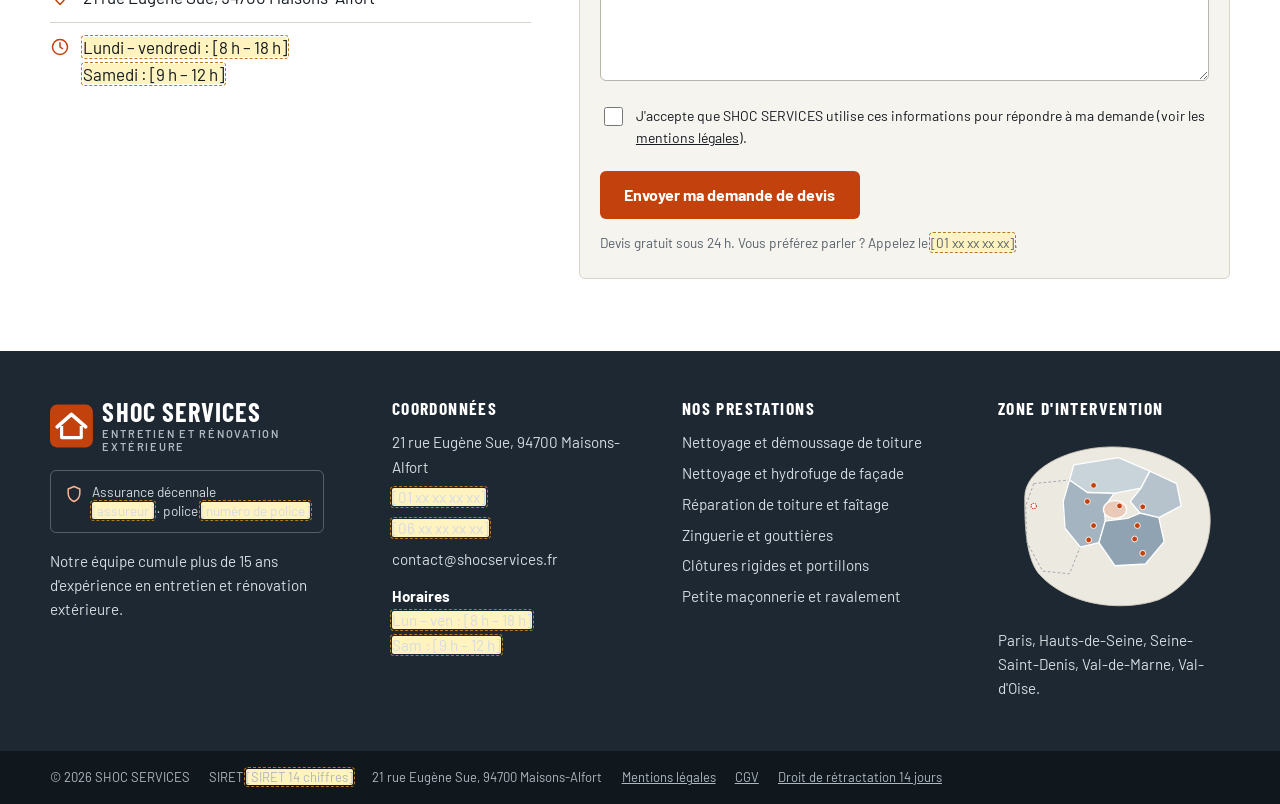
<file: qui-sommes-nous.html>
<!DOCTYPE html>
<html lang="fr">
<head>
<meta charset="utf-8">
<meta name="viewport" content="width=device-width, initial-scale=1">
<title>Qui sommes-nous | Rénovation extérieure Maisons-Alfort (94)</title>
<meta name="description" content="SHOC SERVICES, équipe d'entretien et de rénovation extérieure basée à Maisons-Alfort. Façade, toiture, clôture en Île-de-France. Devis gratuit sous 24 h.">
<meta name="theme-color" content="#1d2832">
<meta property="og:type" content="website">
<meta property="og:title" content="Qui sommes-nous | Rénovation extérieure Maisons-Alfort (94)">
<meta property="og:description" content="SHOC SERVICES, équipe d'entretien et de rénovation extérieure basée à Maisons-Alfort. Façade, toiture, clôture en Île-de-France. Devis gratuit sous 24 h.">
<meta property="og:locale" content="fr_FR">
<!-- PERSONNALISER : ajouter <link rel="canonical" href="https://www.VOTRE-DOMAINE.fr/{page}"> et une image og:image -->
<link rel="icon" href="favicon.svg" type="image/svg+xml">
<link rel="preconnect" href="https://fonts.googleapis.com">
<link rel="preconnect" href="https://fonts.gstatic.com" crossorigin>
<!-- Seule dépendance externe : Google Fonts. Pour être 100 % conforme RGPD, hébergez les polices sur votre serveur. -->
<link href="https://fonts.googleapis.com/css2?family=Barlow+Condensed:wght@600;700&family=Barlow:wght@400;500;600;700&display=swap" rel="stylesheet">
<link rel="stylesheet" href="style.css">
</head>
<body>
<a class="skip" href="#contenu">Aller au contenu</a>
<!-- 1. BANDEAU GRIS : adresse · mail · deux téléphones à droite -->
<div class="topbar">
  <div class="wrap">
    <div class="topbar-left">
      <span class="topbar-addr">21 rue Eugène Sue, 94700 Maisons-Alfort</span><span class="sep" aria-hidden="true">·</span>
      <a href="mailto:contact@shocservices.fr">contact@shocservices.fr</a>
    </div>
    <div class="topbar-right">
      <a href="tel:+33XXXXXXXXX"><span class="todo">[01 xx xx xx xx]</span></a>
      <a href="tel:+33XXXXXXXXX"><span class="todo">[06 xx xx xx xx]</span></a>
    </div>
  </div>
</div>
<!-- 2. EN-TÊTE : logo + 3 pastilles -->
<header class="site-head">
  <div class="wrap head-in">
    <a class="logo" href="index.html" aria-label="SHOC SERVICES, accueil"><svg viewBox="0 0 48 48" aria-hidden="true"><rect width="48" height="48" rx="8" fill="#c2410c"/><path d="M8 25L24 11l16 14" fill="none" stroke="#fff" stroke-width="4" stroke-linecap="round" stroke-linejoin="round"/><path d="M13 24v13h22V24" fill="none" stroke="#fff" stroke-width="3.5" stroke-linejoin="round"/></svg><span class="logo-txt">SHOC SERVICES<small>Entretien et rénovation extérieure</small></span></a>
    <ul class="pills" aria-label="Nos garanties">
      <li class="pill"><svg class="ic" viewBox="0 0 24 24" aria-hidden="true" fill="none" stroke="currentColor" stroke-width="1.8" stroke-linecap="round" stroke-linejoin="round"><path d="M12 3l7 3v5c0 5-3.2 8.2-7 10-3.8-1.8-7-5-7-10V6z"/></svg>Assuré décennale · <span class="todo">[assureur]</span></li>
      <li class="pill"><svg class="ic" viewBox="0 0 24 24" aria-hidden="true" fill="none" stroke="currentColor" stroke-width="1.8" stroke-linecap="round" stroke-linejoin="round"><path d="M12 4a5 5 0 100 10 5 5 0 000-10z M8.5 13.5L7 21l5-3 5 3-1.5-7.5"/></svg>10 ans de garantie décennale</li>
      <li class="pill"><svg class="ic" viewBox="0 0 24 24" aria-hidden="true" fill="none" stroke="currentColor" stroke-width="1.8" stroke-linecap="round" stroke-linejoin="round"><path d="M12 21s7-6.2 7-11a7 7 0 10-14 0c0 4.8 7 11 7 11z M12 7.5a2.5 2.5 0 100 5 2.5 2.5 0 000-5z"/></svg>Intervention en Île-de-France</li>
    </ul>
  </div>
</header>
<!-- 3. MENU FIXE (reste en haut de l'écran au défilement) -->
<nav class="nav" id="menu" aria-label="Navigation principale">
  <div class="wrap nav-in">
    <button class="nav-burger" id="burger" type="button" aria-expanded="false" aria-controls="navlist"><svg class="ic" viewBox="0 0 24 24" aria-hidden="true" fill="none" stroke="currentColor" stroke-width="1.8" stroke-linecap="round" stroke-linejoin="round"><path d="M4 7h16M4 12h16M4 17h16"/></svg>Menu</button>
    <a class="nav-call" href="tel:+33XXXXXXXXX" aria-label="Appeler maintenant"><svg class="ic" viewBox="0 0 24 24" aria-hidden="true" fill="none" stroke="currentColor" stroke-width="1.8" stroke-linecap="round" stroke-linejoin="round"><path d="M5 4h4l2 5-2.5 1.5a11 11 0 005 5L15 13l5 2v4a2 2 0 01-2 2A16 16 0 013 6a2 2 0 012-2z"/></svg><span>Appeler</span></a>
    <ul class="nav-list" id="navlist">
      <li><a href="index.html">Accueil</a></li>
      <li><a href="qui-sommes-nous.html" aria-current="page">Qui sommes-nous</a></li>
      <li class="has-sub">
        <div class="row"><a href="index.html#prestations">Nos prestations</a>
        <button class="sub-toggle" type="button" aria-expanded="false" aria-label="Afficher les 6 prestations"><svg class="ic" viewBox="0 0 24 24" aria-hidden="true" fill="none" stroke="currentColor" stroke-width="1.8" stroke-linecap="round" stroke-linejoin="round"><path d="M6 9l6 6 6-6"/></svg></button></div>
        <ul class="sub"><li><a href="demoussage-toiture.html">Nettoyage et démoussage de toiture</a></li><li><a href="nettoyage-facade.html">Nettoyage et hydrofuge de façade</a></li><li><a href="reparation-toiture-faitage.html">Réparation de toiture et faîtage</a></li><li><a href="zinguerie-gouttieres.html">Zinguerie et gouttières</a></li><li><a href="clotures-rigides-portillons.html">Clôtures rigides et portillons</a></li><li><a href="petite-maconnerie-ravalement.html">Petite maçonnerie et ravalement</a></li></ul>
      </li>
      <li><a href="realisations.html">Nos réalisations</a></li>
      <li><a href="avis.html">Avis</a></li>
      <li><a href="contact.html">Contact</a></li>
    </ul>
  </div>
</nav>
<main id="contenu">
<section class="page-hero"><div class="wrap">
  <nav class="crumbs" aria-label="Fil d'Ariane"><a href="index.html">Accueil</a> / <span aria-current="page">Qui sommes-nous</span></nav>
  <h1>Qui sommes-nous</h1><p>Une équipe qui intervient sur les extérieurs&nbsp;: toiture, façade, gouttières, clôture, petite maçonnerie.</p><div class="btn-row" style="margin-top:1.2rem"><a class="btn btn-primary" href="#devis">Devis gratuit sous 24 h</a><a class="btn btn-ghost" href="tel:+33XXXXXXXXX"><svg class="ic" viewBox="0 0 24 24" aria-hidden="true" fill="none" stroke="currentColor" stroke-width="1.8" stroke-linecap="round" stroke-linejoin="round"><path d="M5 4h4l2 5-2.5 1.5a11 11 0 005 5L15 13l5 2v4a2 2 0 01-2 2A16 16 0 013 6a2 2 0 012-2z"/></svg>Appeler maintenant</a></div></div></section>
<section class="section"><div class="wrap about">
  <div class="prose">
    <h2>SHOC SERVICES, à Maisons-Alfort</h2>
    <p class="lead">Notre équipe cumule plus de 15 ans d'expérience en entretien et rénovation extérieure.</p>
    <p>Nous intervenons sur les maisons et les bâtiments d'Île-de-France. Nous parlons chantier&nbsp;: support, produit, durée, prix. Nous expliquons chaque traitement par ce qu'il fait sur votre mur ou votre toit.</p>
    <p>Quand un nettoyage ne suffit pas, nous le disons et nous proposons la reprise qui convient. <span class="todo">[Nom et fonction du dirigeant, si vous souhaitez le présenter.]</span></p>
    <div class="counters">
      <div class="counter"><b>+&nbsp;de&nbsp;400</b><span>chantiers réalisés</span></div>
      <div class="counter"><b>4,9/5</b><span>sur 87 avis</span></div>
      <div class="counter"><b>15&nbsp;ans</b><span>d'expérience pour notre équipe</span></div>
    </div>
  </div>
  <div class="about-photo"><!-- IMAGE 4:5 (1000×1250 px) → <img src="img/equipe-chantier.jpg" width="1000" height="1250" alt="Notre équipe sur un chantier" loading="lazy" class="cover"> -->
<div class="ph" style="--r:4/5" role="img" aria-label="Notre équipe sur un chantier"><span>Photo 4:5 · Notre équipe sur un chantier</span></div></div>
</div></section>
<section class="section" style="background:var(--white);border-block:1px solid var(--line)"><div class="wrap">
  <div class="section-head"><span class="kicker">Notre méthode</span><h2>Un chantier en quatre temps</h2></div>
  <ol class="steps" style="max-width:46rem"><li><h3>Visite et mesures</h3><p>Nous venons sur place, observons le support et mesurons les surfaces.</p></li><li><h3>Devis écrit sous 24 h</h3><p>Chaque ligne est détaillée&nbsp;: surfaces, produits, durée, prix.</p></li><li><h3>Chantier</h3><p>Nous protégeons les abords, travaillons et vous tenons au courant.</p></li><li><h3>Contrôle avec vous</h3><p>Nous faisons le tour du chantier ensemble avant de partir.</p></li></ol>
</div></section>
<section class="section"><div class="wrap">
  <div class="section-head"><span class="kicker">Nos métiers</span><h2>Ce que nous faisons</h2></div>
  <div class="related"><a href="demoussage-toiture.html">Nettoyage et démoussage de toiture<svg class="ic" viewBox="0 0 24 24" aria-hidden="true" fill="none" stroke="currentColor" stroke-width="1.8" stroke-linecap="round" stroke-linejoin="round"><path d="M5 12h14M13 6l6 6-6 6"/></svg></a><a href="nettoyage-facade.html">Nettoyage et hydrofuge de façade<svg class="ic" viewBox="0 0 24 24" aria-hidden="true" fill="none" stroke="currentColor" stroke-width="1.8" stroke-linecap="round" stroke-linejoin="round"><path d="M5 12h14M13 6l6 6-6 6"/></svg></a><a href="reparation-toiture-faitage.html">Réparation de toiture et faîtage<svg class="ic" viewBox="0 0 24 24" aria-hidden="true" fill="none" stroke="currentColor" stroke-width="1.8" stroke-linecap="round" stroke-linejoin="round"><path d="M5 12h14M13 6l6 6-6 6"/></svg></a><a href="zinguerie-gouttieres.html">Zinguerie et gouttières<svg class="ic" viewBox="0 0 24 24" aria-hidden="true" fill="none" stroke="currentColor" stroke-width="1.8" stroke-linecap="round" stroke-linejoin="round"><path d="M5 12h14M13 6l6 6-6 6"/></svg></a><a href="clotures-rigides-portillons.html">Clôtures rigides et portillons<svg class="ic" viewBox="0 0 24 24" aria-hidden="true" fill="none" stroke="currentColor" stroke-width="1.8" stroke-linecap="round" stroke-linejoin="round"><path d="M5 12h14M13 6l6 6-6 6"/></svg></a><a href="petite-maconnerie-ravalement.html">Petite maçonnerie et ravalement<svg class="ic" viewBox="0 0 24 24" aria-hidden="true" fill="none" stroke="currentColor" stroke-width="1.8" stroke-linecap="round" stroke-linejoin="round"><path d="M5 12h14M13 6l6 6-6 6"/></svg></a></div>
</div></section>
<section class="section" style="padding-top:0"><div class="wrap">
  <div class="section-head"><span class="kicker">Vérifiez par vous-même</span><h2>Tout se contrôle</h2></div>
  <div class="cards-3">
    <div class="info-card"><svg class="ic" viewBox="0 0 24 24" aria-hidden="true" fill="none" stroke="currentColor" stroke-width="1.8" stroke-linecap="round" stroke-linejoin="round"><path d="M12 3l7 3v5c0 5-3.2 8.2-7 10-3.8-1.8-7-5-7-10V6z"/></svg><h3>Société</h3><p>SIRET <span class="todo">[SIRET 14 chiffres]</span>. Vérifiable sur l'<a href="https://annuaire-entreprises.data.gouv.fr/" rel="noopener">Annuaire des entreprises</a>.</p><p style="margin:0">21 rue Eugène Sue, 94700 Maisons-Alfort</p></div>
    <div class="info-card"><svg class="ic" viewBox="0 0 24 24" aria-hidden="true" fill="none" stroke="currentColor" stroke-width="1.8" stroke-linecap="round" stroke-linejoin="round"><path d="M12 4a5 5 0 100 10 5 5 0 000-10z M8.5 13.5L7 21l5-3 5 3-1.5-7.5"/></svg><h3>Assurance décennale</h3><p><span class="todo">[assureur]</span>, police <span class="todo">[numéro de police]</span>. L'attestation est fournie sur demande et jointe au devis pour les travaux qui en relèvent.</p></div>
    <div class="info-card"><svg class="ic" viewBox="0 0 24 24" aria-hidden="true" fill="none" stroke="currentColor" stroke-width="1.8" stroke-linecap="round" stroke-linejoin="round"><path d="M4 5h16v11H9l-5 4z"/></svg><h3>Avis clients</h3><p>Les avis publiés sur ce site viennent de notre fiche Google&nbsp;: <span class="todo">[URL de la fiche Google]</span>. <a href="avis.html">Les lire</a>.</p></div>
  </div>
</div></section>
<!-- 9. BANDEAU CTA GRIS PLEINE LARGEUR -->
<section class="cta-band" aria-label="Demander un devis">
  <div class="wrap cta-in">
    <h2>Vous souhaitez nous faire part de votre projet&nbsp;?</h2>
    <a class="btn btn-primary" href="#devis">Demander un devis gratuit</a>
  </div>
</section>

</main>
<!-- 12. FORMULAIRE DE CONTACT FINAL -->
<section class="contact section" id="devis" aria-labelledby="devis-t">
  <div class="wrap contact-grid">
    <div>
      <span class="kicker">Devis gratuit sous 24 h</span>
      <h2 id="devis-t">Parlons de votre chantier</h2>
      <p>Décrivez votre projet en quelques lignes. Nous vous rappelons pour fixer une visite et chiffrer par écrit.</p>
      <ul class="contact-list">
        <li><svg class="ic" viewBox="0 0 24 24" aria-hidden="true" fill="none" stroke="currentColor" stroke-width="1.8" stroke-linecap="round" stroke-linejoin="round"><path d="M5 4h4l2 5-2.5 1.5a11 11 0 005 5L15 13l5 2v4a2 2 0 01-2 2A16 16 0 013 6a2 2 0 012-2z"/></svg><div><a href="tel:+33XXXXXXXXX"><span class="todo">[01 xx xx xx xx]</span></a><br><a href="tel:+33XXXXXXXXX"><span class="todo">[06 xx xx xx xx]</span></a></div></li>
        <li><svg class="ic" viewBox="0 0 24 24" aria-hidden="true" fill="none" stroke="currentColor" stroke-width="1.8" stroke-linecap="round" stroke-linejoin="round"><path d="M4 20l1.4-4.2A8 8 0 1112 20a8 8 0 01-3.8-1L4 20z M9 9.5c.3 2 2.5 4.2 4.5 4.5l1.5-1.5-2-1-1 .7c-.7-.4-1.3-1-1.7-1.7l.7-1-1-2z"/></svg><div><a href="https://wa.me/33XXXXXXXXX?text=Bonjour%20SHOC%20SERVICES%2C%20je%20souhaite%20un%20devis." rel="noopener">WhatsApp&nbsp;: même numéro</a></div></li>
        <li><svg class="ic" viewBox="0 0 24 24" aria-hidden="true" fill="none" stroke="currentColor" stroke-width="1.8" stroke-linecap="round" stroke-linejoin="round"><path d="M4 6h16v12H4z M4 7l8 6 8-6"/></svg><div><a href="mailto:contact@shocservices.fr">contact@shocservices.fr</a></div></li>
        <li><svg class="ic" viewBox="0 0 24 24" aria-hidden="true" fill="none" stroke="currentColor" stroke-width="1.8" stroke-linecap="round" stroke-linejoin="round"><path d="M12 21s7-6.2 7-11a7 7 0 10-14 0c0 4.8 7 11 7 11z M12 7.5a2.5 2.5 0 100 5 2.5 2.5 0 000-5z"/></svg><div>21 rue Eugène Sue, 94700 Maisons-Alfort</div></li>
        <li><svg class="ic" viewBox="0 0 24 24" aria-hidden="true" fill="none" stroke="currentColor" stroke-width="1.8" stroke-linecap="round" stroke-linejoin="round"><path d="M12 3a9 9 0 100 18 9 9 0 000-18z M12 7v5l3 2"/></svg><div><span class="todo">Lundi – vendredi&nbsp;: [8 h – 18 h]</span><br><span class="todo">Samedi&nbsp;: [9 h – 12 h]</span></div></li>
      </ul>
    </div>
    <div class="contact-card">
      <form class="form" action="https://formspree.io/f/[ID_FORMSPREE]" method="POST">
      <input type="hidden" name="_subject" value="Demande de devis — site SHOC SERVICES">
      <input class="hp" type="text" name="_gotcha" tabindex="-1" autocomplete="off" aria-hidden="true">
      <div class="form-grid two">
        <div><label for="f2-nom">Nom</label><input id="f2-nom" name="nom" type="text" autocomplete="name" required></div>
        <div><label for="f2-tel">Téléphone</label><input id="f2-tel" name="telephone" type="tel" inputmode="tel" autocomplete="tel" required></div>
        <div><label for="f2-email">E-mail (facultatif)</label><input id="f2-email" name="email" type="email" autocomplete="email"></div>
        <div><label for="f2-commune">Commune du chantier</label><input id="f2-commune" name="commune" type="text" autocomplete="address-level2" required></div>
        <div class="full"><label for="f2-type">Type de travaux</label>
          <select id="f2-type" name="type_travaux" required><option value="" selected disabled>Choisir…</option><option>Nettoyage et démoussage de toiture</option><option>Nettoyage et hydrofuge de façade</option><option>Réparation de toiture et faîtage</option><option>Zinguerie et gouttières</option><option>Clôtures rigides et portillons</option><option>Petite maçonnerie et ravalement</option><option>Autre ou je ne sais pas</option></select></div>
        <div class="full"><label for="f2-msg">Votre projet</label>
          <textarea id="f2-msg" name="message" placeholder="Surface approximative, état actuel, délai souhaité…"></textarea></div>
      </div>
      <label class="check"><input type="checkbox" name="consentement" value="oui" required>
        <span>J'accepte que SHOC SERVICES utilise ces informations pour répondre à ma demande (voir les <a href="mentions-legales.html#donnees">mentions légales</a>).</span></label>
      <button class="btn btn-primary" type="submit">Envoyer ma demande de devis</button>
      <p class="fine">Devis gratuit sous 24 h. Vous préférez parler&nbsp;? Appelez le <span class="todo">[01 xx xx xx xx]</span>.</p>
    </form>
    </div>
  </div>
</section>
<!-- 13. PIED DE PAGE 4 COLONNES -->
<footer class="footer">
  <div class="wrap foot-grid">
    <div>
      <a class="logo" href="index.html" aria-label="SHOC SERVICES, accueil"><svg viewBox="0 0 48 48" aria-hidden="true"><rect width="48" height="48" rx="8" fill="#c2410c"/><path d="M8 25L24 11l16 14" fill="none" stroke="#fff" stroke-width="4" stroke-linecap="round" stroke-linejoin="round"/><path d="M13 24v13h22V24" fill="none" stroke="#fff" stroke-width="3.5" stroke-linejoin="round"/></svg><span class="logo-txt">SHOC SERVICES<small>Entretien et rénovation extérieure</small></span></a>
      <div class="foot-badge"><svg class="ic" viewBox="0 0 24 24" aria-hidden="true" fill="none" stroke="currentColor" stroke-width="1.8" stroke-linecap="round" stroke-linejoin="round"><path d="M12 3l7 3v5c0 5-3.2 8.2-7 10-3.8-1.8-7-5-7-10V6z"/></svg><span>Assurance décennale<br><span class="todo">[assureur]</span> · police <span class="todo">[numéro de police]</span></span></div>
      <p style="margin-top:1rem">Notre équipe cumule plus de 15 ans d'expérience en entretien et rénovation extérieure.</p>
    </div>
    <div>
      <h3>Coordonnées</h3>
      <ul>
        <li>21 rue Eugène Sue, 94700 Maisons-Alfort</li>
        <li><a href="tel:+33XXXXXXXXX"><span class="todo">[01 xx xx xx xx]</span></a></li>
        <li><a href="tel:+33XXXXXXXXX"><span class="todo">[06 xx xx xx xx]</span></a></li>
        <li><a href="mailto:contact@shocservices.fr">contact@shocservices.fr</a></li>
        <li style="margin-top:.8rem"><strong style="color:#fff">Horaires</strong><br><span class="todo">Lun – ven&nbsp;: [8 h – 18 h]</span><br><span class="todo">Sam&nbsp;: [9 h – 12 h]</span></li>
      </ul>
    </div>
    <div>
      <h3>Nos prestations</h3>
      <ul><li><a href="demoussage-toiture.html">Nettoyage et démoussage de toiture</a></li><li><a href="nettoyage-facade.html">Nettoyage et hydrofuge de façade</a></li><li><a href="reparation-toiture-faitage.html">Réparation de toiture et faîtage</a></li><li><a href="zinguerie-gouttieres.html">Zinguerie et gouttières</a></li><li><a href="clotures-rigides-portillons.html">Clôtures rigides et portillons</a></li><li><a href="petite-maconnerie-ravalement.html">Petite maçonnerie et ravalement</a></li></ul>
    </div>
    <div class="foot-map">
      <h3>Zone d'intervention</h3>
      <svg viewBox="0 0 520 420" role="img" aria-labelledby="zt9"><title id="zt9">Carte stylisée de l'Île-de-France&nbsp;: zone d'intervention (75, 92, 93, 94, 95)</title><path d="M60 150C60 90 150 40 250 38 350 36 450 80 470 160 490 240 450 340 360 380 270 410 150 390 90 320 60 280 60 200 60 150z" fill="#ece9e1" stroke="#cfcabd" stroke-width="2"/><path d="M80 120L160 112 146 160 150 220 184 262 160 322 100 316 64 250 62 170z" fill="none" stroke="#9aa1a7" stroke-width="2" stroke-dasharray="6 5"/><g stroke="#fff" stroke-width="3" stroke-linejoin="round"><path d="M170 78L270 62 340 92 320 130 260 142 200 140 160 112z" fill="#c9d3da"/><path d="M320 130L340 92 400 120 410 170 360 196 318 186 296 160z" fill="#b6c3cd"/><path d="M160 112L200 140 260 142 238 172 240 204 226 252 184 262 150 220 146 160z" fill="#a4b4c0"/><path d="M240 204L290 198 318 186 360 196 372 250 330 300 262 304 226 252z" fill="#8fa3b2"/><ellipse cx="262" cy="178" rx="26" ry="20" fill="#e9c9b8"/></g><circle cx="214" cy="124" r="6.5" fill="#c2410c" stroke="#fff" stroke-width="2"><title>Argenteuil (95)</title></circle><circle cx="200" cy="160" r="6.5" fill="#c2410c" stroke="#fff" stroke-width="2"><title>Nanterre (92)</title></circle><circle cx="214" cy="214" r="6.5" fill="#c2410c" stroke="#fff" stroke-width="2"><title>Boulogne-Billancourt (92)</title></circle><circle cx="203" cy="246" r="6.5" fill="#c2410c" stroke="#fff" stroke-width="2"><title>Antony (92)</title></circle><circle cx="272" cy="170" r="6.5" fill="#c2410c" stroke="#fff" stroke-width="2"><title>Paris 10e (75)</title></circle><circle cx="324" cy="172" r="6.5" fill="#c2410c" stroke="#fff" stroke-width="2"><title>Montreuil (93)</title></circle><circle cx="312" cy="214" r="6.5" fill="#c2410c" stroke="#fff" stroke-width="2"><title>Vincennes (94)</title></circle><circle cx="306" cy="244" r="6.5" fill="#c2410c" stroke="#fff" stroke-width="2"><title>Maisons-Alfort (94)</title></circle><circle cx="324" cy="276" r="6.5" fill="#c2410c" stroke="#fff" stroke-width="2"><title>Créteil (94)</title></circle><g><circle cx="80" cy="170" r="6" fill="#fff" stroke="#c2410c" stroke-width="2.5" stroke-dasharray="3 2"><title>Bonnières-sur-Seine (78), sur demande</title></circle></g></svg>
      <p style="margin-top:.6rem">Paris, Hauts-de-Seine, Seine-Saint-Denis, Val-de-Marne, Val-d'Oise.</p>
    </div>
  </div>
  <div class="legal">
    <div class="wrap">
      <span>© 2026 SHOC SERVICES</span>
      <span>SIRET <span class="todo">[SIRET 14 chiffres]</span></span>
      <span>21 rue Eugène Sue, 94700 Maisons-Alfort</span>
      <a href="mentions-legales.html">Mentions légales</a>
      <a href="cgv.html">CGV</a>
      <a href="cgv.html#retractation">Droit de rétractation 14 jours</a>
    </div>
  </div>
</footer>
<!-- BOUTON WHATSAPP FLOTTANT (permanent). Remplacer 33XXXXXXXXX par le numéro au format international sans « + » -->
<a class="wa" href="https://wa.me/33XXXXXXXXX?text=Bonjour%20SHOC%20SERVICES%2C%20je%20souhaite%20un%20devis." rel="noopener" aria-label="Écrire sur WhatsApp"><svg class="ic" viewBox="0 0 24 24" aria-hidden="true" fill="none" stroke="currentColor" stroke-width="1.8" stroke-linecap="round" stroke-linejoin="round"><path d="M4 20l1.4-4.2A8 8 0 1112 20a8 8 0 01-3.8-1L4 20z M9 9.5c.3 2 2.5 4.2 4.5 4.5l1.5-1.5-2-1-1 .7c-.7-.4-1.3-1-1.7-1.7l.7-1-1-2z"/></svg><span>WhatsApp</span></a>
<script>
/* Menu mobile, sous-menu, carrousel du hero. Aucune bibliothèque. */
(function(){
  var nav=document.getElementById('menu'),b=document.getElementById('burger');
  if(b){b.addEventListener('click',function(){var o=nav.classList.toggle('open');b.setAttribute('aria-expanded',o);});}
  [].forEach.call(document.querySelectorAll('.sub-toggle'),function(t){
    t.addEventListener('click',function(){var li=t.parentNode.parentNode,o=li.classList.toggle('open');t.setAttribute('aria-expanded',o);});
  });
  var s=document.querySelectorAll('.slide'),d=document.querySelectorAll('.dots button');
  if(s.length>1){
    var i=0,timer=null;
    var show=function(n){s[i].classList.remove('is-active');d[i].removeAttribute('aria-current');
      i=(n+s.length)%s.length;s[i].classList.add('is-active');d[i].setAttribute('aria-current','true');};
    var stop=function(){clearInterval(timer);};
    [].forEach.call(d,function(x,n){x.addEventListener('click',function(){show(n);stop();});});
    var h=document.querySelector('.slides');
    h.addEventListener('mouseenter',stop);h.addEventListener('focusin',stop);
    if(!window.matchMedia('(prefers-reduced-motion: reduce)').matches){timer=setInterval(function(){show(i+1);},6500);}
  }
})();
</script>
</body>
</html>
</file>
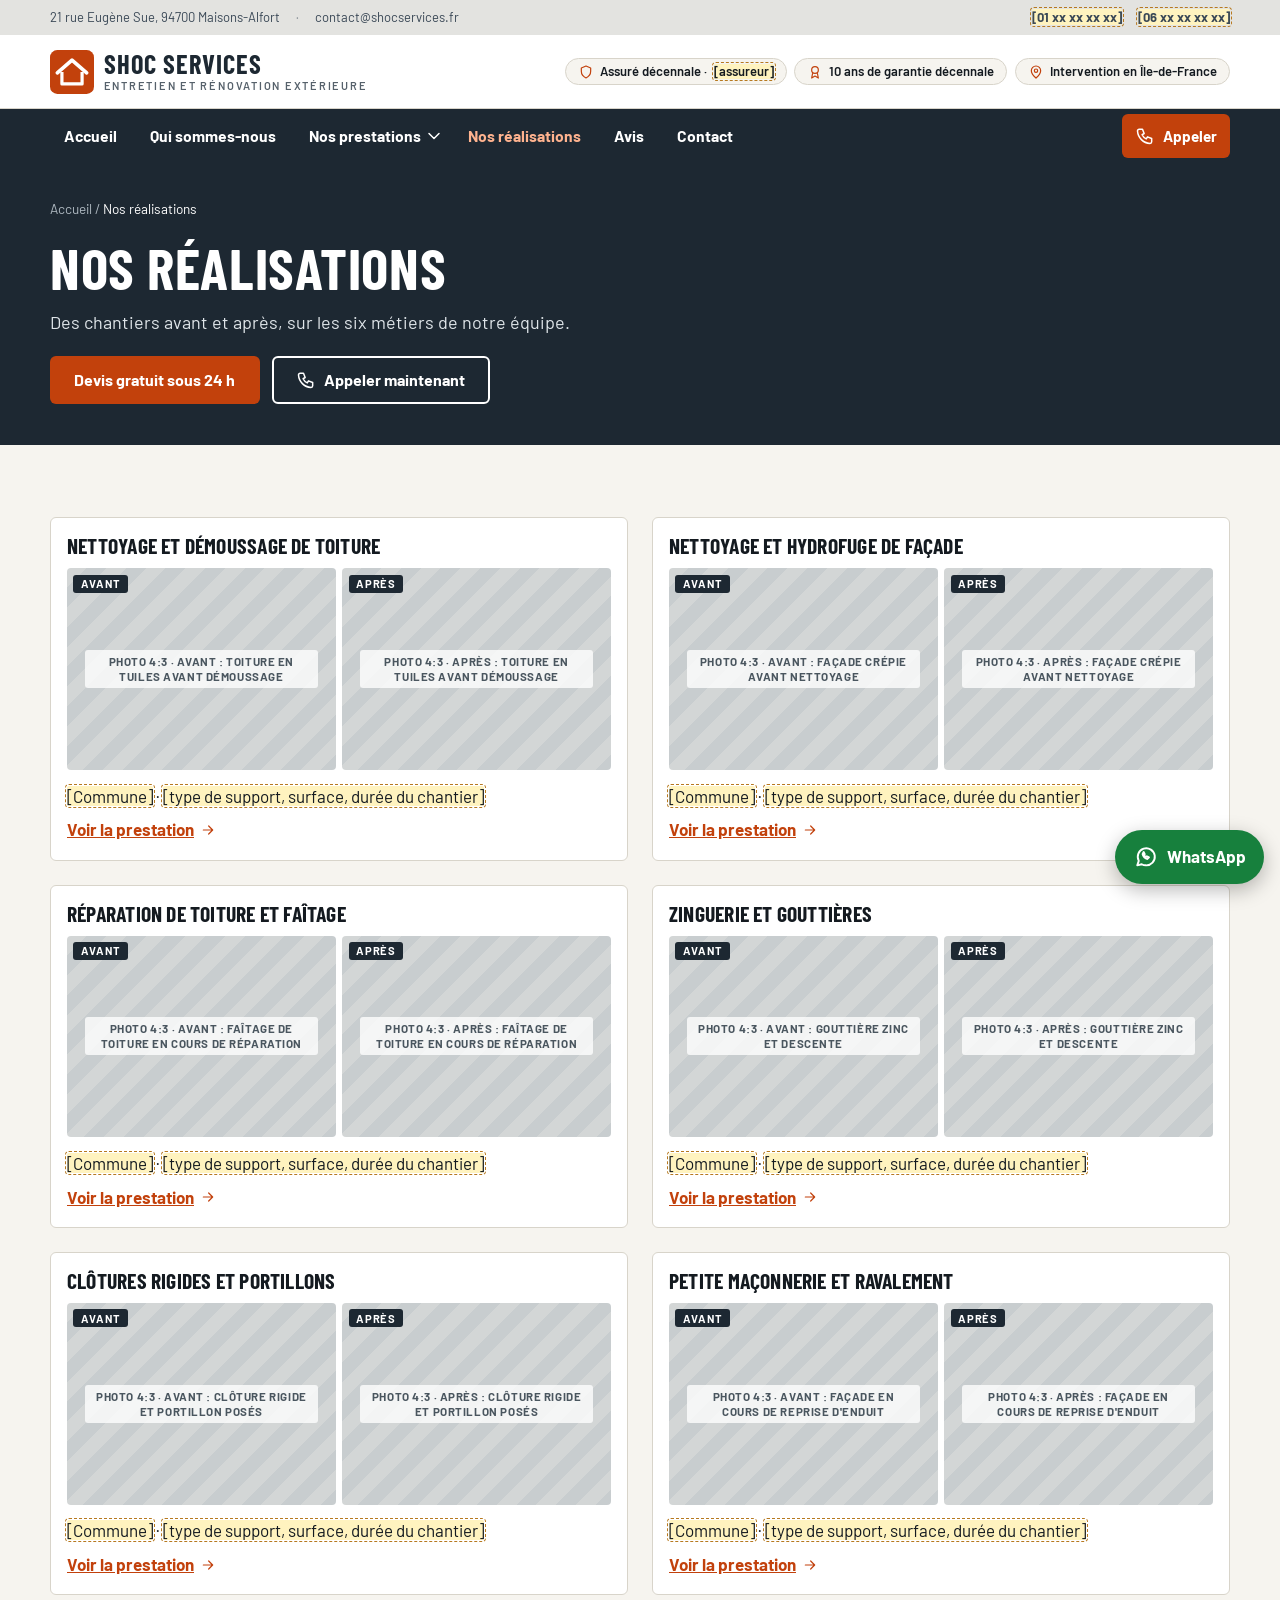
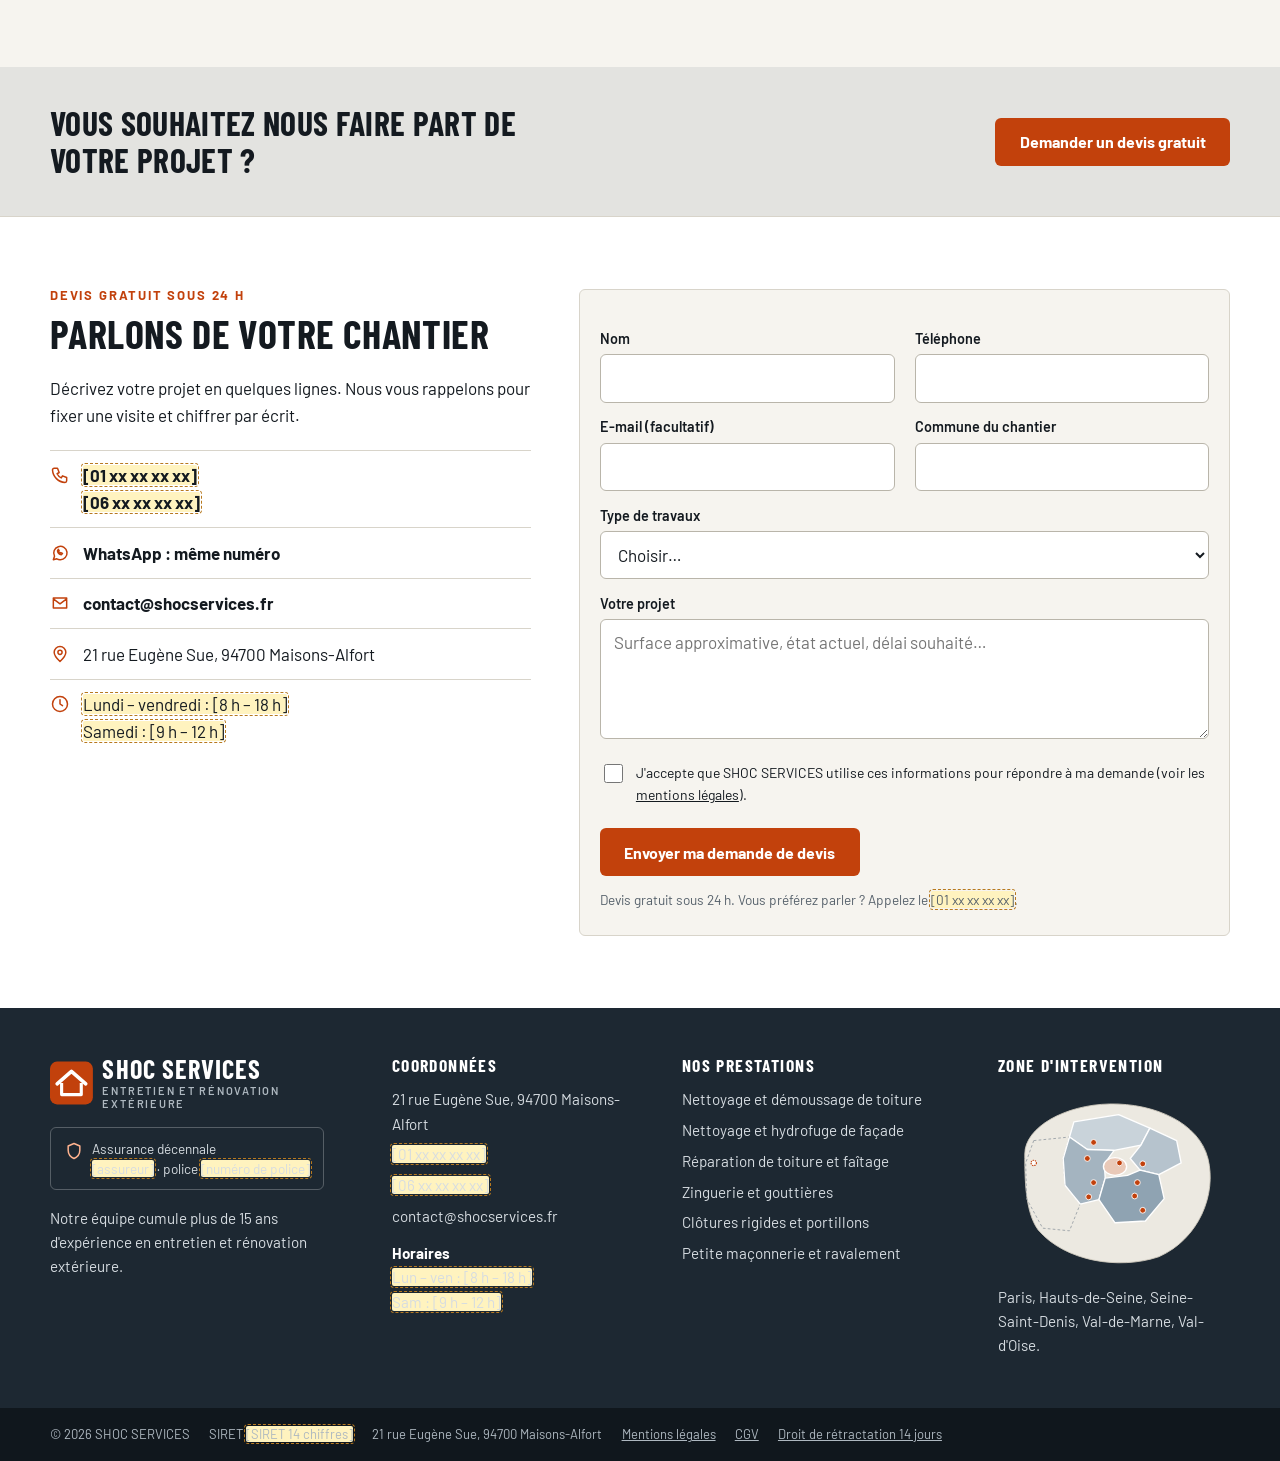
<file: realisations.html>
<!DOCTYPE html>
<html lang="fr">
<head>
<meta charset="utf-8">
<meta name="viewport" content="width=device-width, initial-scale=1">
<title>Réalisations avant/après : façade, toiture, clôture | SHOC SERVICES</title>
<meta name="description" content="Réalisations avant et après : nettoyage de façade, démoussage de toiture, clôture rigide, maçonnerie en Île-de-France. Demandez votre devis gratuit.">
<meta name="theme-color" content="#1d2832">
<meta property="og:type" content="website">
<meta property="og:title" content="Réalisations avant/après : façade, toiture, clôture | SHOC SERVICES">
<meta property="og:description" content="Réalisations avant et après : nettoyage de façade, démoussage de toiture, clôture rigide, maçonnerie en Île-de-France. Demandez votre devis gratuit.">
<meta property="og:locale" content="fr_FR">
<!-- PERSONNALISER : ajouter <link rel="canonical" href="https://www.VOTRE-DOMAINE.fr/{page}"> et une image og:image -->
<link rel="icon" href="favicon.svg" type="image/svg+xml">
<link rel="preconnect" href="https://fonts.googleapis.com">
<link rel="preconnect" href="https://fonts.gstatic.com" crossorigin>
<!-- Seule dépendance externe : Google Fonts. Pour être 100 % conforme RGPD, hébergez les polices sur votre serveur. -->
<link href="https://fonts.googleapis.com/css2?family=Barlow+Condensed:wght@600;700&family=Barlow:wght@400;500;600;700&display=swap" rel="stylesheet">
<link rel="stylesheet" href="style.css">
</head>
<body>
<a class="skip" href="#contenu">Aller au contenu</a>
<!-- 1. BANDEAU GRIS : adresse · mail · deux téléphones à droite -->
<div class="topbar">
  <div class="wrap">
    <div class="topbar-left">
      <span class="topbar-addr">21 rue Eugène Sue, 94700 Maisons-Alfort</span><span class="sep" aria-hidden="true">·</span>
      <a href="mailto:contact@shocservices.fr">contact@shocservices.fr</a>
    </div>
    <div class="topbar-right">
      <a href="tel:+33XXXXXXXXX"><span class="todo">[01 xx xx xx xx]</span></a>
      <a href="tel:+33XXXXXXXXX"><span class="todo">[06 xx xx xx xx]</span></a>
    </div>
  </div>
</div>
<!-- 2. EN-TÊTE : logo + 3 pastilles -->
<header class="site-head">
  <div class="wrap head-in">
    <a class="logo" href="index.html" aria-label="SHOC SERVICES, accueil"><svg viewBox="0 0 48 48" aria-hidden="true"><rect width="48" height="48" rx="8" fill="#c2410c"/><path d="M8 25L24 11l16 14" fill="none" stroke="#fff" stroke-width="4" stroke-linecap="round" stroke-linejoin="round"/><path d="M13 24v13h22V24" fill="none" stroke="#fff" stroke-width="3.5" stroke-linejoin="round"/></svg><span class="logo-txt">SHOC SERVICES<small>Entretien et rénovation extérieure</small></span></a>
    <ul class="pills" aria-label="Nos garanties">
      <li class="pill"><svg class="ic" viewBox="0 0 24 24" aria-hidden="true" fill="none" stroke="currentColor" stroke-width="1.8" stroke-linecap="round" stroke-linejoin="round"><path d="M12 3l7 3v5c0 5-3.2 8.2-7 10-3.8-1.8-7-5-7-10V6z"/></svg>Assuré décennale · <span class="todo">[assureur]</span></li>
      <li class="pill"><svg class="ic" viewBox="0 0 24 24" aria-hidden="true" fill="none" stroke="currentColor" stroke-width="1.8" stroke-linecap="round" stroke-linejoin="round"><path d="M12 4a5 5 0 100 10 5 5 0 000-10z M8.5 13.5L7 21l5-3 5 3-1.5-7.5"/></svg>10 ans de garantie décennale</li>
      <li class="pill"><svg class="ic" viewBox="0 0 24 24" aria-hidden="true" fill="none" stroke="currentColor" stroke-width="1.8" stroke-linecap="round" stroke-linejoin="round"><path d="M12 21s7-6.2 7-11a7 7 0 10-14 0c0 4.8 7 11 7 11z M12 7.5a2.5 2.5 0 100 5 2.5 2.5 0 000-5z"/></svg>Intervention en Île-de-France</li>
    </ul>
  </div>
</header>
<!-- 3. MENU FIXE (reste en haut de l'écran au défilement) -->
<nav class="nav" id="menu" aria-label="Navigation principale">
  <div class="wrap nav-in">
    <button class="nav-burger" id="burger" type="button" aria-expanded="false" aria-controls="navlist"><svg class="ic" viewBox="0 0 24 24" aria-hidden="true" fill="none" stroke="currentColor" stroke-width="1.8" stroke-linecap="round" stroke-linejoin="round"><path d="M4 7h16M4 12h16M4 17h16"/></svg>Menu</button>
    <a class="nav-call" href="tel:+33XXXXXXXXX" aria-label="Appeler maintenant"><svg class="ic" viewBox="0 0 24 24" aria-hidden="true" fill="none" stroke="currentColor" stroke-width="1.8" stroke-linecap="round" stroke-linejoin="round"><path d="M5 4h4l2 5-2.5 1.5a11 11 0 005 5L15 13l5 2v4a2 2 0 01-2 2A16 16 0 013 6a2 2 0 012-2z"/></svg><span>Appeler</span></a>
    <ul class="nav-list" id="navlist">
      <li><a href="index.html">Accueil</a></li>
      <li><a href="qui-sommes-nous.html">Qui sommes-nous</a></li>
      <li class="has-sub">
        <div class="row"><a href="index.html#prestations">Nos prestations</a>
        <button class="sub-toggle" type="button" aria-expanded="false" aria-label="Afficher les 6 prestations"><svg class="ic" viewBox="0 0 24 24" aria-hidden="true" fill="none" stroke="currentColor" stroke-width="1.8" stroke-linecap="round" stroke-linejoin="round"><path d="M6 9l6 6 6-6"/></svg></button></div>
        <ul class="sub"><li><a href="demoussage-toiture.html">Nettoyage et démoussage de toiture</a></li><li><a href="nettoyage-facade.html">Nettoyage et hydrofuge de façade</a></li><li><a href="reparation-toiture-faitage.html">Réparation de toiture et faîtage</a></li><li><a href="zinguerie-gouttieres.html">Zinguerie et gouttières</a></li><li><a href="clotures-rigides-portillons.html">Clôtures rigides et portillons</a></li><li><a href="petite-maconnerie-ravalement.html">Petite maçonnerie et ravalement</a></li></ul>
      </li>
      <li><a href="realisations.html" aria-current="page">Nos réalisations</a></li>
      <li><a href="avis.html">Avis</a></li>
      <li><a href="contact.html">Contact</a></li>
    </ul>
  </div>
</nav>
<main id="contenu">
<section class="page-hero"><div class="wrap">
  <nav class="crumbs" aria-label="Fil d'Ariane"><a href="index.html">Accueil</a> / <span aria-current="page">Nos réalisations</span></nav>
  <h1>Nos réalisations</h1><p>Des chantiers avant et après, sur les six métiers de notre équipe.</p><div class="btn-row" style="margin-top:1.2rem"><a class="btn btn-primary" href="#devis">Devis gratuit sous 24 h</a><a class="btn btn-ghost" href="tel:+33XXXXXXXXX"><svg class="ic" viewBox="0 0 24 24" aria-hidden="true" fill="none" stroke="currentColor" stroke-width="1.8" stroke-linecap="round" stroke-linejoin="round"><path d="M5 4h4l2 5-2.5 1.5a11 11 0 005 5L15 13l5 2v4a2 2 0 01-2 2A16 16 0 013 6a2 2 0 012-2z"/></svg>Appeler maintenant</a></div></div></section>
<!-- Utiliser uniquement de vraies photos de chantiers de l'entreprise, avec l'accord des clients (pas de photos de banque d'images). Même cadrage avant/après. -->
<section class="section"><div class="wrap"><div class="pair-grid">
    <article class="pair">
      <h3>Nettoyage et démoussage de toiture</h3>
      <div class="ba"><figure><figcaption>Avant</figcaption><!-- IMAGE 4:3 (1600×1200 px) → <img src="img/demoussage-toiture-avant.jpg" width="1600" height="1200" alt="Avant : toiture en tuiles avant démoussage" loading="lazy" class="cover"> -->
<div class="ph" style="--r:4/3" role="img" aria-label="Avant&nbsp;: toiture en tuiles avant démoussage"><span>Photo 4:3 · Avant&nbsp;: toiture en tuiles avant démoussage</span></div></figure>
      <figure><figcaption>Après</figcaption><!-- IMAGE 4:3 (1600×1200 px) → <img src="img/demoussage-toiture-apres.jpg" width="1600" height="1200" alt="Après : toiture en tuiles avant démoussage" loading="lazy" class="cover"> -->
<div class="ph" style="--r:4/3" role="img" aria-label="Après&nbsp;: toiture en tuiles avant démoussage"><span>Photo 4:3 · Après&nbsp;: toiture en tuiles avant démoussage</span></div></figure></div>
      <p style="margin:.8rem 0 .4rem"><span class="todo">[Commune]</span> · <span class="todo">[type de support, surface, durée du chantier]</span></p>
      <a class="more" href="demoussage-toiture.html">Voir la prestation <svg class="ic" viewBox="0 0 24 24" aria-hidden="true" fill="none" stroke="currentColor" stroke-width="1.8" stroke-linecap="round" stroke-linejoin="round"><path d="M5 12h14M13 6l6 6-6 6"/></svg></a>
    </article>
    <article class="pair">
      <h3>Nettoyage et hydrofuge de façade</h3>
      <div class="ba"><figure><figcaption>Avant</figcaption><!-- IMAGE 4:3 (1600×1200 px) → <img src="img/nettoyage-facade-avant.jpg" width="1600" height="1200" alt="Avant : façade crépie avant nettoyage" loading="lazy" class="cover"> -->
<div class="ph" style="--r:4/3" role="img" aria-label="Avant&nbsp;: façade crépie avant nettoyage"><span>Photo 4:3 · Avant&nbsp;: façade crépie avant nettoyage</span></div></figure>
      <figure><figcaption>Après</figcaption><!-- IMAGE 4:3 (1600×1200 px) → <img src="img/nettoyage-facade-apres.jpg" width="1600" height="1200" alt="Après : façade crépie avant nettoyage" loading="lazy" class="cover"> -->
<div class="ph" style="--r:4/3" role="img" aria-label="Après&nbsp;: façade crépie avant nettoyage"><span>Photo 4:3 · Après&nbsp;: façade crépie avant nettoyage</span></div></figure></div>
      <p style="margin:.8rem 0 .4rem"><span class="todo">[Commune]</span> · <span class="todo">[type de support, surface, durée du chantier]</span></p>
      <a class="more" href="nettoyage-facade.html">Voir la prestation <svg class="ic" viewBox="0 0 24 24" aria-hidden="true" fill="none" stroke="currentColor" stroke-width="1.8" stroke-linecap="round" stroke-linejoin="round"><path d="M5 12h14M13 6l6 6-6 6"/></svg></a>
    </article>
    <article class="pair">
      <h3>Réparation de toiture et faîtage</h3>
      <div class="ba"><figure><figcaption>Avant</figcaption><!-- IMAGE 4:3 (1600×1200 px) → <img src="img/reparation-toiture-faitage-avant.jpg" width="1600" height="1200" alt="Avant : faîtage de toiture en cours de réparation" loading="lazy" class="cover"> -->
<div class="ph" style="--r:4/3" role="img" aria-label="Avant&nbsp;: faîtage de toiture en cours de réparation"><span>Photo 4:3 · Avant&nbsp;: faîtage de toiture en cours de réparation</span></div></figure>
      <figure><figcaption>Après</figcaption><!-- IMAGE 4:3 (1600×1200 px) → <img src="img/reparation-toiture-faitage-apres.jpg" width="1600" height="1200" alt="Après : faîtage de toiture en cours de réparation" loading="lazy" class="cover"> -->
<div class="ph" style="--r:4/3" role="img" aria-label="Après&nbsp;: faîtage de toiture en cours de réparation"><span>Photo 4:3 · Après&nbsp;: faîtage de toiture en cours de réparation</span></div></figure></div>
      <p style="margin:.8rem 0 .4rem"><span class="todo">[Commune]</span> · <span class="todo">[type de support, surface, durée du chantier]</span></p>
      <a class="more" href="reparation-toiture-faitage.html">Voir la prestation <svg class="ic" viewBox="0 0 24 24" aria-hidden="true" fill="none" stroke="currentColor" stroke-width="1.8" stroke-linecap="round" stroke-linejoin="round"><path d="M5 12h14M13 6l6 6-6 6"/></svg></a>
    </article>
    <article class="pair">
      <h3>Zinguerie et gouttières</h3>
      <div class="ba"><figure><figcaption>Avant</figcaption><!-- IMAGE 4:3 (1600×1200 px) → <img src="img/zinguerie-gouttieres-avant.jpg" width="1600" height="1200" alt="Avant : gouttière zinc et descente" loading="lazy" class="cover"> -->
<div class="ph" style="--r:4/3" role="img" aria-label="Avant&nbsp;: gouttière zinc et descente"><span>Photo 4:3 · Avant&nbsp;: gouttière zinc et descente</span></div></figure>
      <figure><figcaption>Après</figcaption><!-- IMAGE 4:3 (1600×1200 px) → <img src="img/zinguerie-gouttieres-apres.jpg" width="1600" height="1200" alt="Après : gouttière zinc et descente" loading="lazy" class="cover"> -->
<div class="ph" style="--r:4/3" role="img" aria-label="Après&nbsp;: gouttière zinc et descente"><span>Photo 4:3 · Après&nbsp;: gouttière zinc et descente</span></div></figure></div>
      <p style="margin:.8rem 0 .4rem"><span class="todo">[Commune]</span> · <span class="todo">[type de support, surface, durée du chantier]</span></p>
      <a class="more" href="zinguerie-gouttieres.html">Voir la prestation <svg class="ic" viewBox="0 0 24 24" aria-hidden="true" fill="none" stroke="currentColor" stroke-width="1.8" stroke-linecap="round" stroke-linejoin="round"><path d="M5 12h14M13 6l6 6-6 6"/></svg></a>
    </article>
    <article class="pair">
      <h3>Clôtures rigides et portillons</h3>
      <div class="ba"><figure><figcaption>Avant</figcaption><!-- IMAGE 4:3 (1600×1200 px) → <img src="img/clotures-rigides-portillons-avant.jpg" width="1600" height="1200" alt="Avant : clôture rigide et portillon posés" loading="lazy" class="cover"> -->
<div class="ph" style="--r:4/3" role="img" aria-label="Avant&nbsp;: clôture rigide et portillon posés"><span>Photo 4:3 · Avant&nbsp;: clôture rigide et portillon posés</span></div></figure>
      <figure><figcaption>Après</figcaption><!-- IMAGE 4:3 (1600×1200 px) → <img src="img/clotures-rigides-portillons-apres.jpg" width="1600" height="1200" alt="Après : clôture rigide et portillon posés" loading="lazy" class="cover"> -->
<div class="ph" style="--r:4/3" role="img" aria-label="Après&nbsp;: clôture rigide et portillon posés"><span>Photo 4:3 · Après&nbsp;: clôture rigide et portillon posés</span></div></figure></div>
      <p style="margin:.8rem 0 .4rem"><span class="todo">[Commune]</span> · <span class="todo">[type de support, surface, durée du chantier]</span></p>
      <a class="more" href="clotures-rigides-portillons.html">Voir la prestation <svg class="ic" viewBox="0 0 24 24" aria-hidden="true" fill="none" stroke="currentColor" stroke-width="1.8" stroke-linecap="round" stroke-linejoin="round"><path d="M5 12h14M13 6l6 6-6 6"/></svg></a>
    </article>
    <article class="pair">
      <h3>Petite maçonnerie et ravalement</h3>
      <div class="ba"><figure><figcaption>Avant</figcaption><!-- IMAGE 4:3 (1600×1200 px) → <img src="img/petite-maconnerie-ravalement-avant.jpg" width="1600" height="1200" alt="Avant : façade en cours de reprise d'enduit" loading="lazy" class="cover"> -->
<div class="ph" style="--r:4/3" role="img" aria-label="Avant&nbsp;: façade en cours de reprise d'enduit"><span>Photo 4:3 · Avant&nbsp;: façade en cours de reprise d'enduit</span></div></figure>
      <figure><figcaption>Après</figcaption><!-- IMAGE 4:3 (1600×1200 px) → <img src="img/petite-maconnerie-ravalement-apres.jpg" width="1600" height="1200" alt="Après : façade en cours de reprise d'enduit" loading="lazy" class="cover"> -->
<div class="ph" style="--r:4/3" role="img" aria-label="Après&nbsp;: façade en cours de reprise d'enduit"><span>Photo 4:3 · Après&nbsp;: façade en cours de reprise d'enduit</span></div></figure></div>
      <p style="margin:.8rem 0 .4rem"><span class="todo">[Commune]</span> · <span class="todo">[type de support, surface, durée du chantier]</span></p>
      <a class="more" href="petite-maconnerie-ravalement.html">Voir la prestation <svg class="ic" viewBox="0 0 24 24" aria-hidden="true" fill="none" stroke="currentColor" stroke-width="1.8" stroke-linecap="round" stroke-linejoin="round"><path d="M5 12h14M13 6l6 6-6 6"/></svg></a>
    </article>
</div></div></section>
<!-- 9. BANDEAU CTA GRIS PLEINE LARGEUR -->
<section class="cta-band" aria-label="Demander un devis">
  <div class="wrap cta-in">
    <h2>Vous souhaitez nous faire part de votre projet&nbsp;?</h2>
    <a class="btn btn-primary" href="#devis">Demander un devis gratuit</a>
  </div>
</section>

</main>
<!-- 12. FORMULAIRE DE CONTACT FINAL -->
<section class="contact section" id="devis" aria-labelledby="devis-t">
  <div class="wrap contact-grid">
    <div>
      <span class="kicker">Devis gratuit sous 24 h</span>
      <h2 id="devis-t">Parlons de votre chantier</h2>
      <p>Décrivez votre projet en quelques lignes. Nous vous rappelons pour fixer une visite et chiffrer par écrit.</p>
      <ul class="contact-list">
        <li><svg class="ic" viewBox="0 0 24 24" aria-hidden="true" fill="none" stroke="currentColor" stroke-width="1.8" stroke-linecap="round" stroke-linejoin="round"><path d="M5 4h4l2 5-2.5 1.5a11 11 0 005 5L15 13l5 2v4a2 2 0 01-2 2A16 16 0 013 6a2 2 0 012-2z"/></svg><div><a href="tel:+33XXXXXXXXX"><span class="todo">[01 xx xx xx xx]</span></a><br><a href="tel:+33XXXXXXXXX"><span class="todo">[06 xx xx xx xx]</span></a></div></li>
        <li><svg class="ic" viewBox="0 0 24 24" aria-hidden="true" fill="none" stroke="currentColor" stroke-width="1.8" stroke-linecap="round" stroke-linejoin="round"><path d="M4 20l1.4-4.2A8 8 0 1112 20a8 8 0 01-3.8-1L4 20z M9 9.5c.3 2 2.5 4.2 4.5 4.5l1.5-1.5-2-1-1 .7c-.7-.4-1.3-1-1.7-1.7l.7-1-1-2z"/></svg><div><a href="https://wa.me/33XXXXXXXXX?text=Bonjour%20SHOC%20SERVICES%2C%20je%20souhaite%20un%20devis." rel="noopener">WhatsApp&nbsp;: même numéro</a></div></li>
        <li><svg class="ic" viewBox="0 0 24 24" aria-hidden="true" fill="none" stroke="currentColor" stroke-width="1.8" stroke-linecap="round" stroke-linejoin="round"><path d="M4 6h16v12H4z M4 7l8 6 8-6"/></svg><div><a href="mailto:contact@shocservices.fr">contact@shocservices.fr</a></div></li>
        <li><svg class="ic" viewBox="0 0 24 24" aria-hidden="true" fill="none" stroke="currentColor" stroke-width="1.8" stroke-linecap="round" stroke-linejoin="round"><path d="M12 21s7-6.2 7-11a7 7 0 10-14 0c0 4.8 7 11 7 11z M12 7.5a2.5 2.5 0 100 5 2.5 2.5 0 000-5z"/></svg><div>21 rue Eugène Sue, 94700 Maisons-Alfort</div></li>
        <li><svg class="ic" viewBox="0 0 24 24" aria-hidden="true" fill="none" stroke="currentColor" stroke-width="1.8" stroke-linecap="round" stroke-linejoin="round"><path d="M12 3a9 9 0 100 18 9 9 0 000-18z M12 7v5l3 2"/></svg><div><span class="todo">Lundi – vendredi&nbsp;: [8 h – 18 h]</span><br><span class="todo">Samedi&nbsp;: [9 h – 12 h]</span></div></li>
      </ul>
    </div>
    <div class="contact-card">
      <form class="form" action="https://formspree.io/f/[ID_FORMSPREE]" method="POST">
      <input type="hidden" name="_subject" value="Demande de devis — site SHOC SERVICES">
      <input class="hp" type="text" name="_gotcha" tabindex="-1" autocomplete="off" aria-hidden="true">
      <div class="form-grid two">
        <div><label for="f2-nom">Nom</label><input id="f2-nom" name="nom" type="text" autocomplete="name" required></div>
        <div><label for="f2-tel">Téléphone</label><input id="f2-tel" name="telephone" type="tel" inputmode="tel" autocomplete="tel" required></div>
        <div><label for="f2-email">E-mail (facultatif)</label><input id="f2-email" name="email" type="email" autocomplete="email"></div>
        <div><label for="f2-commune">Commune du chantier</label><input id="f2-commune" name="commune" type="text" autocomplete="address-level2" required></div>
        <div class="full"><label for="f2-type">Type de travaux</label>
          <select id="f2-type" name="type_travaux" required><option value="" selected disabled>Choisir…</option><option>Nettoyage et démoussage de toiture</option><option>Nettoyage et hydrofuge de façade</option><option>Réparation de toiture et faîtage</option><option>Zinguerie et gouttières</option><option>Clôtures rigides et portillons</option><option>Petite maçonnerie et ravalement</option><option>Autre ou je ne sais pas</option></select></div>
        <div class="full"><label for="f2-msg">Votre projet</label>
          <textarea id="f2-msg" name="message" placeholder="Surface approximative, état actuel, délai souhaité…"></textarea></div>
      </div>
      <label class="check"><input type="checkbox" name="consentement" value="oui" required>
        <span>J'accepte que SHOC SERVICES utilise ces informations pour répondre à ma demande (voir les <a href="mentions-legales.html#donnees">mentions légales</a>).</span></label>
      <button class="btn btn-primary" type="submit">Envoyer ma demande de devis</button>
      <p class="fine">Devis gratuit sous 24 h. Vous préférez parler&nbsp;? Appelez le <span class="todo">[01 xx xx xx xx]</span>.</p>
    </form>
    </div>
  </div>
</section>
<!-- 13. PIED DE PAGE 4 COLONNES -->
<footer class="footer">
  <div class="wrap foot-grid">
    <div>
      <a class="logo" href="index.html" aria-label="SHOC SERVICES, accueil"><svg viewBox="0 0 48 48" aria-hidden="true"><rect width="48" height="48" rx="8" fill="#c2410c"/><path d="M8 25L24 11l16 14" fill="none" stroke="#fff" stroke-width="4" stroke-linecap="round" stroke-linejoin="round"/><path d="M13 24v13h22V24" fill="none" stroke="#fff" stroke-width="3.5" stroke-linejoin="round"/></svg><span class="logo-txt">SHOC SERVICES<small>Entretien et rénovation extérieure</small></span></a>
      <div class="foot-badge"><svg class="ic" viewBox="0 0 24 24" aria-hidden="true" fill="none" stroke="currentColor" stroke-width="1.8" stroke-linecap="round" stroke-linejoin="round"><path d="M12 3l7 3v5c0 5-3.2 8.2-7 10-3.8-1.8-7-5-7-10V6z"/></svg><span>Assurance décennale<br><span class="todo">[assureur]</span> · police <span class="todo">[numéro de police]</span></span></div>
      <p style="margin-top:1rem">Notre équipe cumule plus de 15 ans d'expérience en entretien et rénovation extérieure.</p>
    </div>
    <div>
      <h3>Coordonnées</h3>
      <ul>
        <li>21 rue Eugène Sue, 94700 Maisons-Alfort</li>
        <li><a href="tel:+33XXXXXXXXX"><span class="todo">[01 xx xx xx xx]</span></a></li>
        <li><a href="tel:+33XXXXXXXXX"><span class="todo">[06 xx xx xx xx]</span></a></li>
        <li><a href="mailto:contact@shocservices.fr">contact@shocservices.fr</a></li>
        <li style="margin-top:.8rem"><strong style="color:#fff">Horaires</strong><br><span class="todo">Lun – ven&nbsp;: [8 h – 18 h]</span><br><span class="todo">Sam&nbsp;: [9 h – 12 h]</span></li>
      </ul>
    </div>
    <div>
      <h3>Nos prestations</h3>
      <ul><li><a href="demoussage-toiture.html">Nettoyage et démoussage de toiture</a></li><li><a href="nettoyage-facade.html">Nettoyage et hydrofuge de façade</a></li><li><a href="reparation-toiture-faitage.html">Réparation de toiture et faîtage</a></li><li><a href="zinguerie-gouttieres.html">Zinguerie et gouttières</a></li><li><a href="clotures-rigides-portillons.html">Clôtures rigides et portillons</a></li><li><a href="petite-maconnerie-ravalement.html">Petite maçonnerie et ravalement</a></li></ul>
    </div>
    <div class="foot-map">
      <h3>Zone d'intervention</h3>
      <svg viewBox="0 0 520 420" role="img" aria-labelledby="zt10"><title id="zt10">Carte stylisée de l'Île-de-France&nbsp;: zone d'intervention (75, 92, 93, 94, 95)</title><path d="M60 150C60 90 150 40 250 38 350 36 450 80 470 160 490 240 450 340 360 380 270 410 150 390 90 320 60 280 60 200 60 150z" fill="#ece9e1" stroke="#cfcabd" stroke-width="2"/><path d="M80 120L160 112 146 160 150 220 184 262 160 322 100 316 64 250 62 170z" fill="none" stroke="#9aa1a7" stroke-width="2" stroke-dasharray="6 5"/><g stroke="#fff" stroke-width="3" stroke-linejoin="round"><path d="M170 78L270 62 340 92 320 130 260 142 200 140 160 112z" fill="#c9d3da"/><path d="M320 130L340 92 400 120 410 170 360 196 318 186 296 160z" fill="#b6c3cd"/><path d="M160 112L200 140 260 142 238 172 240 204 226 252 184 262 150 220 146 160z" fill="#a4b4c0"/><path d="M240 204L290 198 318 186 360 196 372 250 330 300 262 304 226 252z" fill="#8fa3b2"/><ellipse cx="262" cy="178" rx="26" ry="20" fill="#e9c9b8"/></g><circle cx="214" cy="124" r="6.5" fill="#c2410c" stroke="#fff" stroke-width="2"><title>Argenteuil (95)</title></circle><circle cx="200" cy="160" r="6.5" fill="#c2410c" stroke="#fff" stroke-width="2"><title>Nanterre (92)</title></circle><circle cx="214" cy="214" r="6.5" fill="#c2410c" stroke="#fff" stroke-width="2"><title>Boulogne-Billancourt (92)</title></circle><circle cx="203" cy="246" r="6.5" fill="#c2410c" stroke="#fff" stroke-width="2"><title>Antony (92)</title></circle><circle cx="272" cy="170" r="6.5" fill="#c2410c" stroke="#fff" stroke-width="2"><title>Paris 10e (75)</title></circle><circle cx="324" cy="172" r="6.5" fill="#c2410c" stroke="#fff" stroke-width="2"><title>Montreuil (93)</title></circle><circle cx="312" cy="214" r="6.5" fill="#c2410c" stroke="#fff" stroke-width="2"><title>Vincennes (94)</title></circle><circle cx="306" cy="244" r="6.5" fill="#c2410c" stroke="#fff" stroke-width="2"><title>Maisons-Alfort (94)</title></circle><circle cx="324" cy="276" r="6.5" fill="#c2410c" stroke="#fff" stroke-width="2"><title>Créteil (94)</title></circle><g><circle cx="80" cy="170" r="6" fill="#fff" stroke="#c2410c" stroke-width="2.5" stroke-dasharray="3 2"><title>Bonnières-sur-Seine (78), sur demande</title></circle></g></svg>
      <p style="margin-top:.6rem">Paris, Hauts-de-Seine, Seine-Saint-Denis, Val-de-Marne, Val-d'Oise.</p>
    </div>
  </div>
  <div class="legal">
    <div class="wrap">
      <span>© 2026 SHOC SERVICES</span>
      <span>SIRET <span class="todo">[SIRET 14 chiffres]</span></span>
      <span>21 rue Eugène Sue, 94700 Maisons-Alfort</span>
      <a href="mentions-legales.html">Mentions légales</a>
      <a href="cgv.html">CGV</a>
      <a href="cgv.html#retractation">Droit de rétractation 14 jours</a>
    </div>
  </div>
</footer>
<!-- BOUTON WHATSAPP FLOTTANT (permanent). Remplacer 33XXXXXXXXX par le numéro au format international sans « + » -->
<a class="wa" href="https://wa.me/33XXXXXXXXX?text=Bonjour%20SHOC%20SERVICES%2C%20je%20souhaite%20un%20devis." rel="noopener" aria-label="Écrire sur WhatsApp"><svg class="ic" viewBox="0 0 24 24" aria-hidden="true" fill="none" stroke="currentColor" stroke-width="1.8" stroke-linecap="round" stroke-linejoin="round"><path d="M4 20l1.4-4.2A8 8 0 1112 20a8 8 0 01-3.8-1L4 20z M9 9.5c.3 2 2.5 4.2 4.5 4.5l1.5-1.5-2-1-1 .7c-.7-.4-1.3-1-1.7-1.7l.7-1-1-2z"/></svg><span>WhatsApp</span></a>
<script>
/* Menu mobile, sous-menu, carrousel du hero. Aucune bibliothèque. */
(function(){
  var nav=document.getElementById('menu'),b=document.getElementById('burger');
  if(b){b.addEventListener('click',function(){var o=nav.classList.toggle('open');b.setAttribute('aria-expanded',o);});}
  [].forEach.call(document.querySelectorAll('.sub-toggle'),function(t){
    t.addEventListener('click',function(){var li=t.parentNode.parentNode,o=li.classList.toggle('open');t.setAttribute('aria-expanded',o);});
  });
  var s=document.querySelectorAll('.slide'),d=document.querySelectorAll('.dots button');
  if(s.length>1){
    var i=0,timer=null;
    var show=function(n){s[i].classList.remove('is-active');d[i].removeAttribute('aria-current');
      i=(n+s.length)%s.length;s[i].classList.add('is-active');d[i].setAttribute('aria-current','true');};
    var stop=function(){clearInterval(timer);};
    [].forEach.call(d,function(x,n){x.addEventListener('click',function(){show(n);stop();});});
    var h=document.querySelector('.slides');
    h.addEventListener('mouseenter',stop);h.addEventListener('focusin',stop);
    if(!window.matchMedia('(prefers-reduced-motion: reduce)').matches){timer=setInterval(function(){show(i+1);},6500);}
  }
})();
</script>
</body>
</html>
</file>
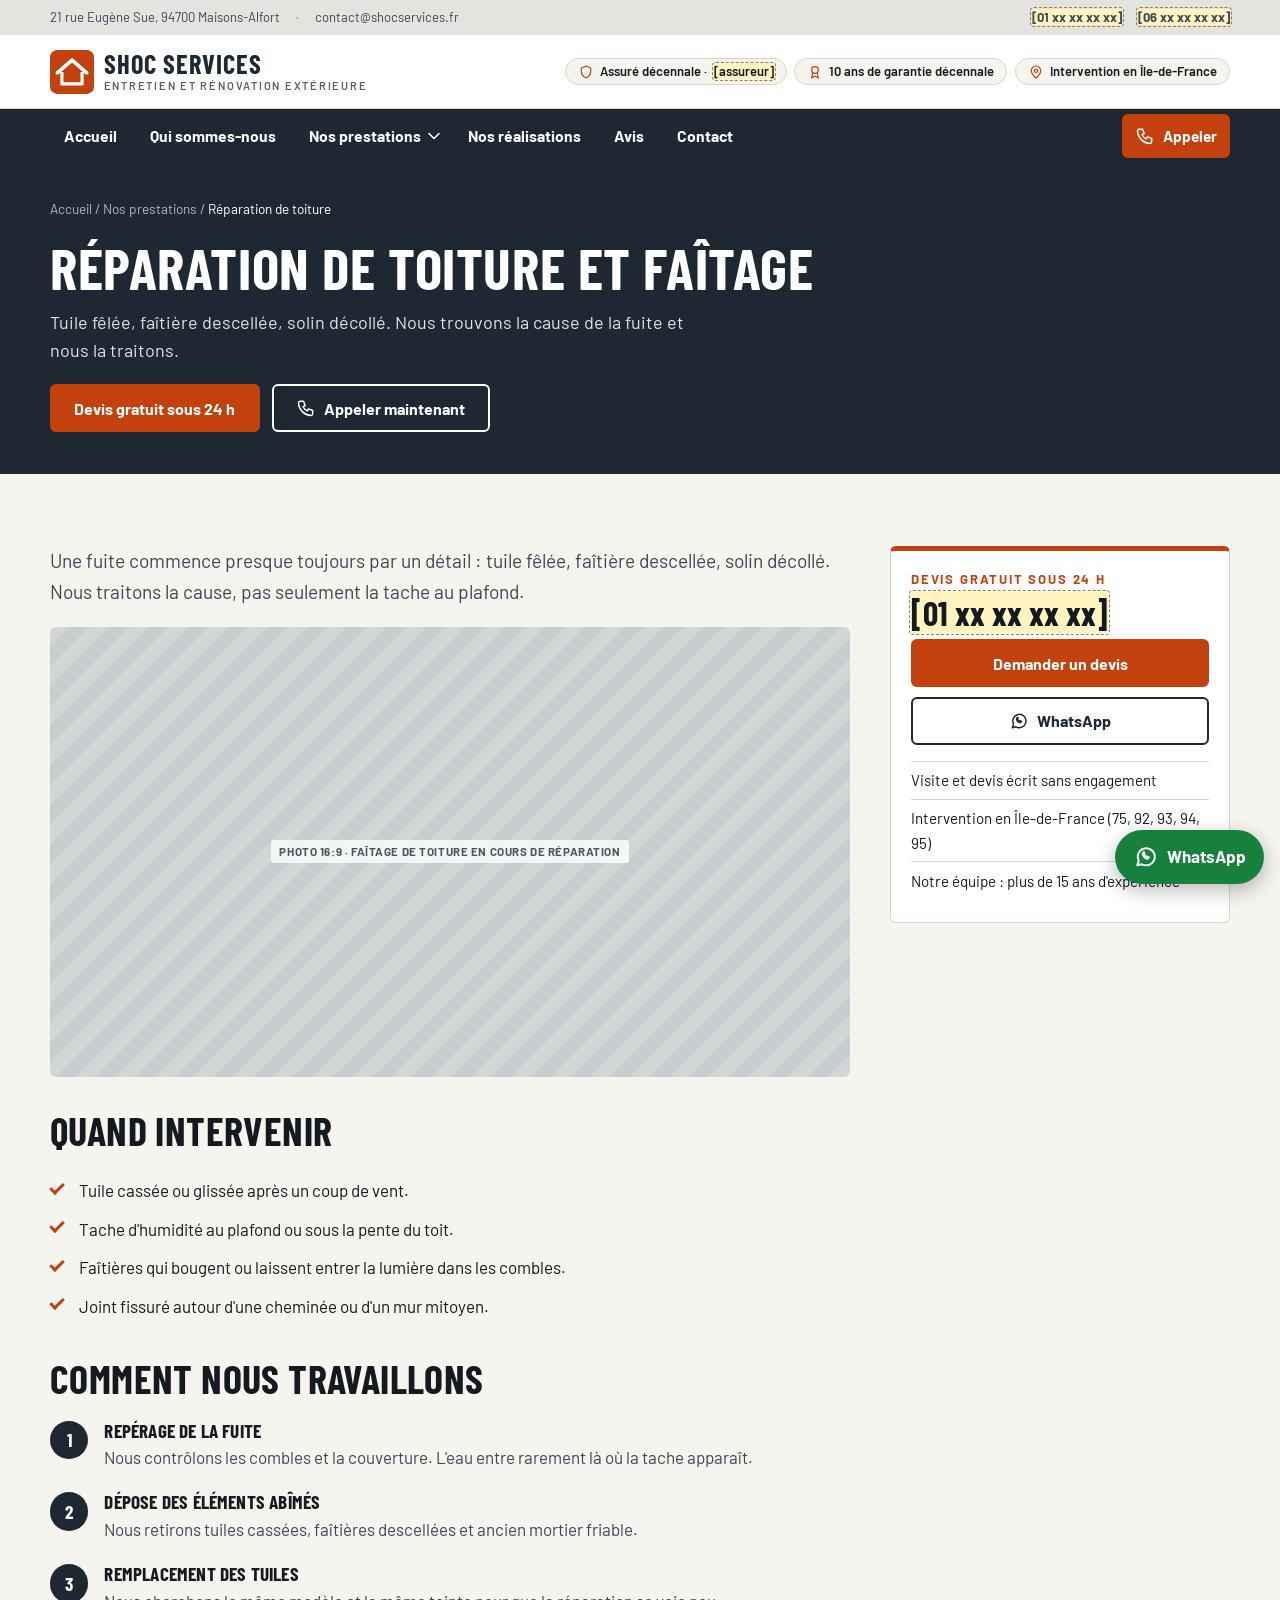
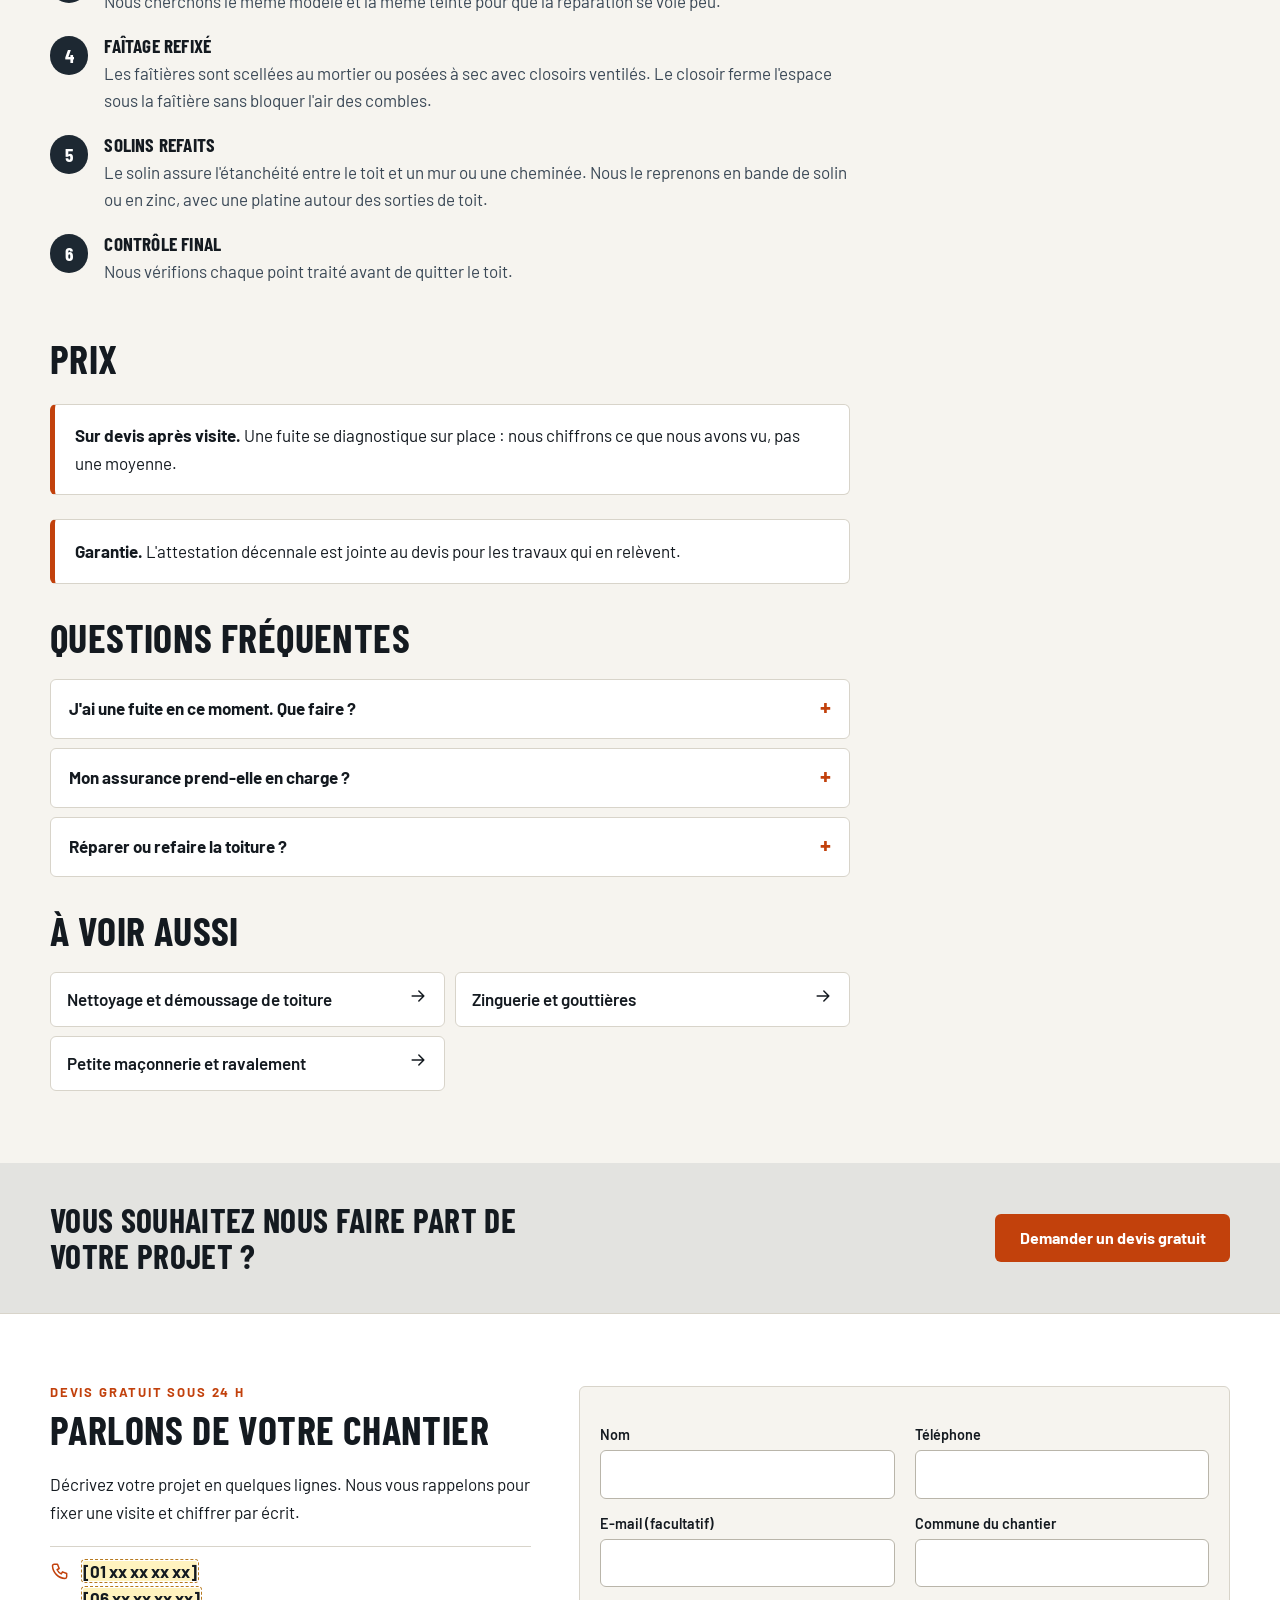
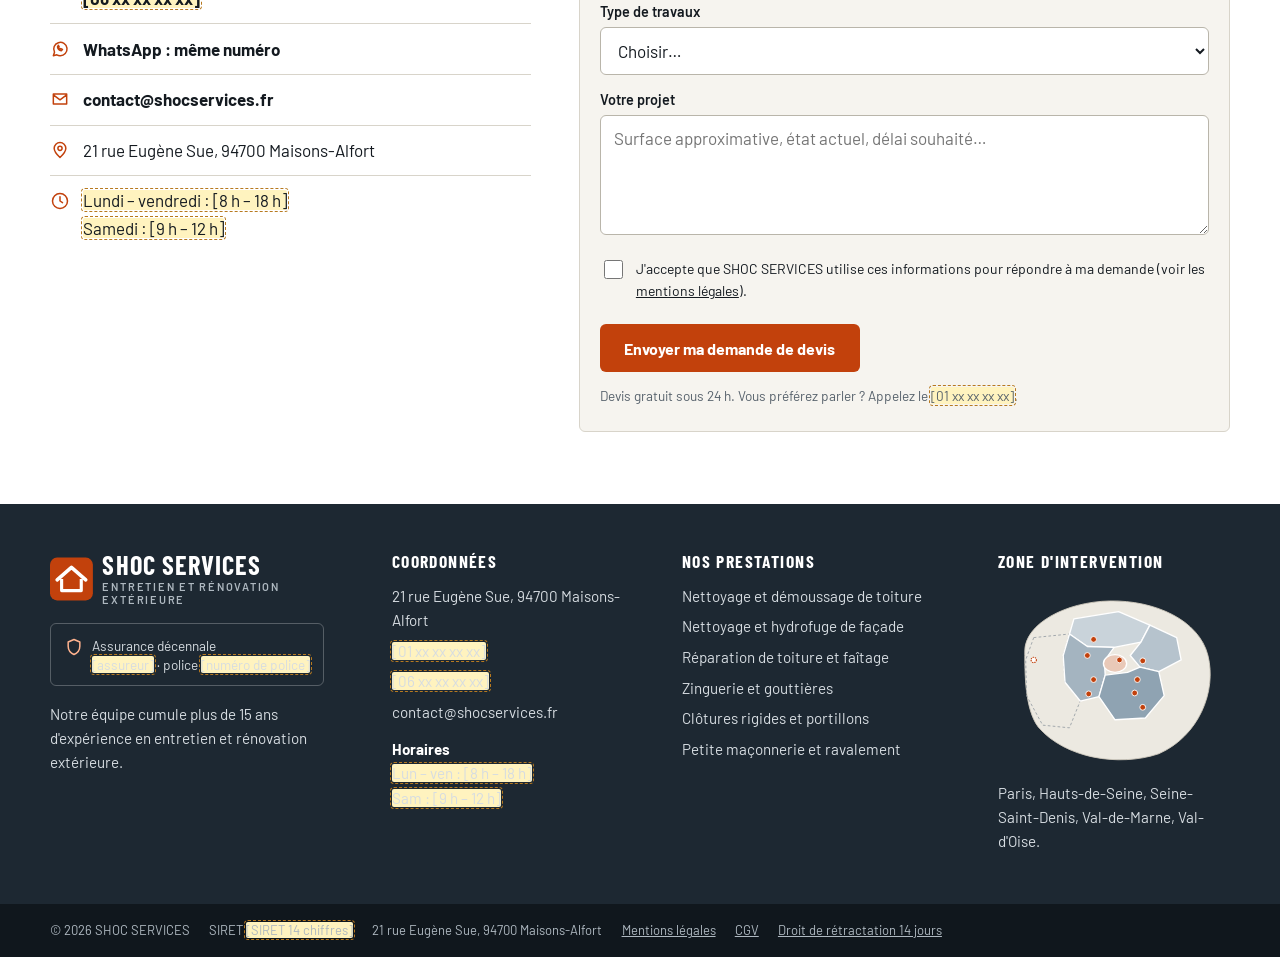
<file: reparation-toiture-faitage.html>
<!DOCTYPE html>
<html lang="fr">
<head>
<meta charset="utf-8">
<meta name="viewport" content="width=device-width, initial-scale=1">
<title>Réparation toiture et faîtage Île-de-France | SHOC SERVICES</title>
<meta name="description" content="Réparation de toiture, faîtage et solins en Île-de-France : tuiles cassées, fuites, scellement au mortier. Visite et devis gratuit sous 24 h.">
<meta name="theme-color" content="#1d2832">
<meta property="og:type" content="website">
<meta property="og:title" content="Réparation toiture et faîtage Île-de-France | SHOC SERVICES">
<meta property="og:description" content="Réparation de toiture, faîtage et solins en Île-de-France : tuiles cassées, fuites, scellement au mortier. Visite et devis gratuit sous 24 h.">
<meta property="og:locale" content="fr_FR">
<!-- PERSONNALISER : ajouter <link rel="canonical" href="https://www.VOTRE-DOMAINE.fr/{page}"> et une image og:image -->
<link rel="icon" href="favicon.svg" type="image/svg+xml">
<link rel="preconnect" href="https://fonts.googleapis.com">
<link rel="preconnect" href="https://fonts.gstatic.com" crossorigin>
<!-- Seule dépendance externe : Google Fonts. Pour être 100 % conforme RGPD, hébergez les polices sur votre serveur. -->
<link href="https://fonts.googleapis.com/css2?family=Barlow+Condensed:wght@600;700&family=Barlow:wght@400;500;600;700&display=swap" rel="stylesheet">
<link rel="stylesheet" href="style.css">
</head>
<body>
<a class="skip" href="#contenu">Aller au contenu</a>
<!-- 1. BANDEAU GRIS : adresse · mail · deux téléphones à droite -->
<div class="topbar">
  <div class="wrap">
    <div class="topbar-left">
      <span class="topbar-addr">21 rue Eugène Sue, 94700 Maisons-Alfort</span><span class="sep" aria-hidden="true">·</span>
      <a href="mailto:contact@shocservices.fr">contact@shocservices.fr</a>
    </div>
    <div class="topbar-right">
      <a href="tel:+33XXXXXXXXX"><span class="todo">[01 xx xx xx xx]</span></a>
      <a href="tel:+33XXXXXXXXX"><span class="todo">[06 xx xx xx xx]</span></a>
    </div>
  </div>
</div>
<!-- 2. EN-TÊTE : logo + 3 pastilles -->
<header class="site-head">
  <div class="wrap head-in">
    <a class="logo" href="index.html" aria-label="SHOC SERVICES, accueil"><svg viewBox="0 0 48 48" aria-hidden="true"><rect width="48" height="48" rx="8" fill="#c2410c"/><path d="M8 25L24 11l16 14" fill="none" stroke="#fff" stroke-width="4" stroke-linecap="round" stroke-linejoin="round"/><path d="M13 24v13h22V24" fill="none" stroke="#fff" stroke-width="3.5" stroke-linejoin="round"/></svg><span class="logo-txt">SHOC SERVICES<small>Entretien et rénovation extérieure</small></span></a>
    <ul class="pills" aria-label="Nos garanties">
      <li class="pill"><svg class="ic" viewBox="0 0 24 24" aria-hidden="true" fill="none" stroke="currentColor" stroke-width="1.8" stroke-linecap="round" stroke-linejoin="round"><path d="M12 3l7 3v5c0 5-3.2 8.2-7 10-3.8-1.8-7-5-7-10V6z"/></svg>Assuré décennale · <span class="todo">[assureur]</span></li>
      <li class="pill"><svg class="ic" viewBox="0 0 24 24" aria-hidden="true" fill="none" stroke="currentColor" stroke-width="1.8" stroke-linecap="round" stroke-linejoin="round"><path d="M12 4a5 5 0 100 10 5 5 0 000-10z M8.5 13.5L7 21l5-3 5 3-1.5-7.5"/></svg>10 ans de garantie décennale</li>
      <li class="pill"><svg class="ic" viewBox="0 0 24 24" aria-hidden="true" fill="none" stroke="currentColor" stroke-width="1.8" stroke-linecap="round" stroke-linejoin="round"><path d="M12 21s7-6.2 7-11a7 7 0 10-14 0c0 4.8 7 11 7 11z M12 7.5a2.5 2.5 0 100 5 2.5 2.5 0 000-5z"/></svg>Intervention en Île-de-France</li>
    </ul>
  </div>
</header>
<!-- 3. MENU FIXE (reste en haut de l'écran au défilement) -->
<nav class="nav" id="menu" aria-label="Navigation principale">
  <div class="wrap nav-in">
    <button class="nav-burger" id="burger" type="button" aria-expanded="false" aria-controls="navlist"><svg class="ic" viewBox="0 0 24 24" aria-hidden="true" fill="none" stroke="currentColor" stroke-width="1.8" stroke-linecap="round" stroke-linejoin="round"><path d="M4 7h16M4 12h16M4 17h16"/></svg>Menu</button>
    <a class="nav-call" href="tel:+33XXXXXXXXX" aria-label="Appeler maintenant"><svg class="ic" viewBox="0 0 24 24" aria-hidden="true" fill="none" stroke="currentColor" stroke-width="1.8" stroke-linecap="round" stroke-linejoin="round"><path d="M5 4h4l2 5-2.5 1.5a11 11 0 005 5L15 13l5 2v4a2 2 0 01-2 2A16 16 0 013 6a2 2 0 012-2z"/></svg><span>Appeler</span></a>
    <ul class="nav-list" id="navlist">
      <li><a href="index.html">Accueil</a></li>
      <li><a href="qui-sommes-nous.html">Qui sommes-nous</a></li>
      <li class="has-sub">
        <div class="row"><a href="index.html#prestations" aria-current="true">Nos prestations</a>
        <button class="sub-toggle" type="button" aria-expanded="false" aria-label="Afficher les 6 prestations"><svg class="ic" viewBox="0 0 24 24" aria-hidden="true" fill="none" stroke="currentColor" stroke-width="1.8" stroke-linecap="round" stroke-linejoin="round"><path d="M6 9l6 6 6-6"/></svg></button></div>
        <ul class="sub"><li><a href="demoussage-toiture.html">Nettoyage et démoussage de toiture</a></li><li><a href="nettoyage-facade.html">Nettoyage et hydrofuge de façade</a></li><li><a href="reparation-toiture-faitage.html" aria-current="page">Réparation de toiture et faîtage</a></li><li><a href="zinguerie-gouttieres.html">Zinguerie et gouttières</a></li><li><a href="clotures-rigides-portillons.html">Clôtures rigides et portillons</a></li><li><a href="petite-maconnerie-ravalement.html">Petite maçonnerie et ravalement</a></li></ul>
      </li>
      <li><a href="realisations.html">Nos réalisations</a></li>
      <li><a href="avis.html">Avis</a></li>
      <li><a href="contact.html">Contact</a></li>
    </ul>
  </div>
</nav>
<main id="contenu">
<section class="page-hero"><div class="wrap">
  <nav class="crumbs" aria-label="Fil d'Ariane"><a href="index.html">Accueil</a> / <a href="index.html#prestations">Nos prestations</a> / <span aria-current="page">Réparation de toiture</span></nav>
  <h1>Réparation de toiture et faîtage</h1><p>Tuile fêlée, faîtière descellée, solin décollé. Nous trouvons la cause de la fuite et nous la traitons.</p><div class="btn-row" style="margin-top:1.2rem"><a class="btn btn-primary" href="#devis">Devis gratuit sous 24 h</a><a class="btn btn-ghost" href="tel:+33XXXXXXXXX"><svg class="ic" viewBox="0 0 24 24" aria-hidden="true" fill="none" stroke="currentColor" stroke-width="1.8" stroke-linecap="round" stroke-linejoin="round"><path d="M5 4h4l2 5-2.5 1.5a11 11 0 005 5L15 13l5 2v4a2 2 0 01-2 2A16 16 0 013 6a2 2 0 012-2z"/></svg>Appeler maintenant</a></div></div></section>
<section class="section"><div class="wrap svc-layout">
  <article class="prose">
    <p class="lead">Une fuite commence presque toujours par un détail&nbsp;: tuile fêlée, faîtière descellée, solin décollé. Nous traitons la cause, pas seulement la tache au plafond.</p>
    <!-- IMAGE 16:9 (1600×900 px) → <img src="img/reparation-toiture-faitage.jpg" width="1600" height="900" alt="Faîtage de toiture en cours de réparation" loading="lazy" class="cover"> -->
<div class="ph" style="--r:16/9" role="img" aria-label="Faîtage de toiture en cours de réparation"><span>Photo 16:9 · Faîtage de toiture en cours de réparation</span></div>
    <h2>Quand intervenir</h2>
    <ul class="checks"><li>Tuile cassée ou glissée après un coup de vent.</li><li>Tache d'humidité au plafond ou sous la pente du toit.</li><li>Faîtières qui bougent ou laissent entrer la lumière dans les combles.</li><li>Joint fissuré autour d'une cheminée ou d'un mur mitoyen.</li></ul>
    <h2>Comment nous travaillons</h2>
    <ol class="steps"><li><h3>Repérage de la fuite</h3><p>Nous contrôlons les combles et la couverture. L'eau entre rarement là où la tache apparaît.</p></li><li><h3>Dépose des éléments abîmés</h3><p>Nous retirons tuiles cassées, faîtières descellées et ancien mortier friable.</p></li><li><h3>Remplacement des tuiles</h3><p>Nous cherchons le même modèle et la même teinte pour que la réparation se voie peu.</p></li><li><h3>Faîtage refixé</h3><p>Les faîtières sont scellées au mortier ou posées à sec avec closoirs ventilés. Le closoir ferme l'espace sous la faîtière sans bloquer l'air des combles.</p></li><li><h3>Solins refaits</h3><p>Le solin assure l'étanchéité entre le toit et un mur ou une cheminée. Nous le reprenons en bande de solin ou en zinc, avec une platine autour des sorties de toit.</p></li><li><h3>Contrôle final</h3><p>Nous vérifions chaque point traité avant de quitter le toit.</p></li></ol>
    <h2>Prix</h2>
    <div class="box"><p><strong>Sur devis après visite.</strong> Une fuite se diagnostique sur place&nbsp;: nous chiffrons ce que nous avons vu, pas une moyenne.</p></div>
    <div class="box"><p><strong>Garantie.</strong> L'attestation décennale est jointe au devis pour les travaux qui en relèvent.</p></div>
    <h2>Questions fréquentes</h2>
    <div class="faq"><details><summary>J'ai une fuite en ce moment. Que faire&nbsp;?</summary><p>Appelez-nous. Nous vous indiquons au téléphone les gestes pour limiter les dégâts (protection du plafond, récupération de l'eau), puis nous planifions la visite.</p></details><details><summary>Mon assurance prend-elle en charge&nbsp;?</summary><p>Après une tempête, déclarez le sinistre à votre assureur. Nous fournissons le devis et les photos du chantier.</p></details><details><summary>Réparer ou refaire la toiture&nbsp;?</summary><p>Si les tuiles s'effritent partout ou si la charpente est atteinte, la réparation ne suffit plus. Nous vous le disons à la visite.</p></details></div>
    <h2>À voir aussi</h2>
    <div class="related"><a href="demoussage-toiture.html">Nettoyage et démoussage de toiture<svg class="ic" viewBox="0 0 24 24" aria-hidden="true" fill="none" stroke="currentColor" stroke-width="1.8" stroke-linecap="round" stroke-linejoin="round"><path d="M5 12h14M13 6l6 6-6 6"/></svg></a><a href="zinguerie-gouttieres.html">Zinguerie et gouttières<svg class="ic" viewBox="0 0 24 24" aria-hidden="true" fill="none" stroke="currentColor" stroke-width="1.8" stroke-linecap="round" stroke-linejoin="round"><path d="M5 12h14M13 6l6 6-6 6"/></svg></a><a href="petite-maconnerie-ravalement.html">Petite maçonnerie et ravalement<svg class="ic" viewBox="0 0 24 24" aria-hidden="true" fill="none" stroke="currentColor" stroke-width="1.8" stroke-linecap="round" stroke-linejoin="round"><path d="M5 12h14M13 6l6 6-6 6"/></svg></a></div>
  </article>
  <aside class="side" aria-label="Devis">
    <span class="kicker">Devis gratuit sous 24 h</span>
    <a class="big" href="tel:+33XXXXXXXXX" style="text-decoration:none"><span class="todo">[01 xx xx xx xx]</span></a>
    <a class="btn btn-primary btn-block" href="#devis">Demander un devis</a>
    <a class="btn btn-line btn-block" href="https://wa.me/33XXXXXXXXX?text=Bonjour%20SHOC%20SERVICES%2C%20je%20souhaite%20un%20devis." rel="noopener"><svg class="ic" viewBox="0 0 24 24" aria-hidden="true" fill="none" stroke="currentColor" stroke-width="1.8" stroke-linecap="round" stroke-linejoin="round"><path d="M4 20l1.4-4.2A8 8 0 1112 20a8 8 0 01-3.8-1L4 20z M9 9.5c.3 2 2.5 4.2 4.5 4.5l1.5-1.5-2-1-1 .7c-.7-.4-1.3-1-1.7-1.7l.7-1-1-2z"/></svg>WhatsApp</a>
    <ul><li>Visite et devis écrit sans engagement</li><li>Intervention en Île-de-France (75, 92, 93, 94, 95)</li><li>Notre équipe&nbsp;: plus de 15 ans d'expérience</li></ul>
  </aside>
</div></section>
<!-- 9. BANDEAU CTA GRIS PLEINE LARGEUR -->
<section class="cta-band" aria-label="Demander un devis">
  <div class="wrap cta-in">
    <h2>Vous souhaitez nous faire part de votre projet&nbsp;?</h2>
    <a class="btn btn-primary" href="#devis">Demander un devis gratuit</a>
  </div>
</section>

</main>
<!-- 12. FORMULAIRE DE CONTACT FINAL -->
<section class="contact section" id="devis" aria-labelledby="devis-t">
  <div class="wrap contact-grid">
    <div>
      <span class="kicker">Devis gratuit sous 24 h</span>
      <h2 id="devis-t">Parlons de votre chantier</h2>
      <p>Décrivez votre projet en quelques lignes. Nous vous rappelons pour fixer une visite et chiffrer par écrit.</p>
      <ul class="contact-list">
        <li><svg class="ic" viewBox="0 0 24 24" aria-hidden="true" fill="none" stroke="currentColor" stroke-width="1.8" stroke-linecap="round" stroke-linejoin="round"><path d="M5 4h4l2 5-2.5 1.5a11 11 0 005 5L15 13l5 2v4a2 2 0 01-2 2A16 16 0 013 6a2 2 0 012-2z"/></svg><div><a href="tel:+33XXXXXXXXX"><span class="todo">[01 xx xx xx xx]</span></a><br><a href="tel:+33XXXXXXXXX"><span class="todo">[06 xx xx xx xx]</span></a></div></li>
        <li><svg class="ic" viewBox="0 0 24 24" aria-hidden="true" fill="none" stroke="currentColor" stroke-width="1.8" stroke-linecap="round" stroke-linejoin="round"><path d="M4 20l1.4-4.2A8 8 0 1112 20a8 8 0 01-3.8-1L4 20z M9 9.5c.3 2 2.5 4.2 4.5 4.5l1.5-1.5-2-1-1 .7c-.7-.4-1.3-1-1.7-1.7l.7-1-1-2z"/></svg><div><a href="https://wa.me/33XXXXXXXXX?text=Bonjour%20SHOC%20SERVICES%2C%20je%20souhaite%20un%20devis." rel="noopener">WhatsApp&nbsp;: même numéro</a></div></li>
        <li><svg class="ic" viewBox="0 0 24 24" aria-hidden="true" fill="none" stroke="currentColor" stroke-width="1.8" stroke-linecap="round" stroke-linejoin="round"><path d="M4 6h16v12H4z M4 7l8 6 8-6"/></svg><div><a href="mailto:contact@shocservices.fr">contact@shocservices.fr</a></div></li>
        <li><svg class="ic" viewBox="0 0 24 24" aria-hidden="true" fill="none" stroke="currentColor" stroke-width="1.8" stroke-linecap="round" stroke-linejoin="round"><path d="M12 21s7-6.2 7-11a7 7 0 10-14 0c0 4.8 7 11 7 11z M12 7.5a2.5 2.5 0 100 5 2.5 2.5 0 000-5z"/></svg><div>21 rue Eugène Sue, 94700 Maisons-Alfort</div></li>
        <li><svg class="ic" viewBox="0 0 24 24" aria-hidden="true" fill="none" stroke="currentColor" stroke-width="1.8" stroke-linecap="round" stroke-linejoin="round"><path d="M12 3a9 9 0 100 18 9 9 0 000-18z M12 7v5l3 2"/></svg><div><span class="todo">Lundi – vendredi&nbsp;: [8 h – 18 h]</span><br><span class="todo">Samedi&nbsp;: [9 h – 12 h]</span></div></li>
      </ul>
    </div>
    <div class="contact-card">
      <form class="form" action="https://formspree.io/f/[ID_FORMSPREE]" method="POST">
      <input type="hidden" name="_subject" value="Demande de devis — site SHOC SERVICES">
      <input class="hp" type="text" name="_gotcha" tabindex="-1" autocomplete="off" aria-hidden="true">
      <div class="form-grid two">
        <div><label for="f2-nom">Nom</label><input id="f2-nom" name="nom" type="text" autocomplete="name" required></div>
        <div><label for="f2-tel">Téléphone</label><input id="f2-tel" name="telephone" type="tel" inputmode="tel" autocomplete="tel" required></div>
        <div><label for="f2-email">E-mail (facultatif)</label><input id="f2-email" name="email" type="email" autocomplete="email"></div>
        <div><label for="f2-commune">Commune du chantier</label><input id="f2-commune" name="commune" type="text" autocomplete="address-level2" required></div>
        <div class="full"><label for="f2-type">Type de travaux</label>
          <select id="f2-type" name="type_travaux" required><option value="" selected disabled>Choisir…</option><option>Nettoyage et démoussage de toiture</option><option>Nettoyage et hydrofuge de façade</option><option>Réparation de toiture et faîtage</option><option>Zinguerie et gouttières</option><option>Clôtures rigides et portillons</option><option>Petite maçonnerie et ravalement</option><option>Autre ou je ne sais pas</option></select></div>
        <div class="full"><label for="f2-msg">Votre projet</label>
          <textarea id="f2-msg" name="message" placeholder="Surface approximative, état actuel, délai souhaité…"></textarea></div>
      </div>
      <label class="check"><input type="checkbox" name="consentement" value="oui" required>
        <span>J'accepte que SHOC SERVICES utilise ces informations pour répondre à ma demande (voir les <a href="mentions-legales.html#donnees">mentions légales</a>).</span></label>
      <button class="btn btn-primary" type="submit">Envoyer ma demande de devis</button>
      <p class="fine">Devis gratuit sous 24 h. Vous préférez parler&nbsp;? Appelez le <span class="todo">[01 xx xx xx xx]</span>.</p>
    </form>
    </div>
  </div>
</section>
<!-- 13. PIED DE PAGE 4 COLONNES -->
<footer class="footer">
  <div class="wrap foot-grid">
    <div>
      <a class="logo" href="index.html" aria-label="SHOC SERVICES, accueil"><svg viewBox="0 0 48 48" aria-hidden="true"><rect width="48" height="48" rx="8" fill="#c2410c"/><path d="M8 25L24 11l16 14" fill="none" stroke="#fff" stroke-width="4" stroke-linecap="round" stroke-linejoin="round"/><path d="M13 24v13h22V24" fill="none" stroke="#fff" stroke-width="3.5" stroke-linejoin="round"/></svg><span class="logo-txt">SHOC SERVICES<small>Entretien et rénovation extérieure</small></span></a>
      <div class="foot-badge"><svg class="ic" viewBox="0 0 24 24" aria-hidden="true" fill="none" stroke="currentColor" stroke-width="1.8" stroke-linecap="round" stroke-linejoin="round"><path d="M12 3l7 3v5c0 5-3.2 8.2-7 10-3.8-1.8-7-5-7-10V6z"/></svg><span>Assurance décennale<br><span class="todo">[assureur]</span> · police <span class="todo">[numéro de police]</span></span></div>
      <p style="margin-top:1rem">Notre équipe cumule plus de 15 ans d'expérience en entretien et rénovation extérieure.</p>
    </div>
    <div>
      <h3>Coordonnées</h3>
      <ul>
        <li>21 rue Eugène Sue, 94700 Maisons-Alfort</li>
        <li><a href="tel:+33XXXXXXXXX"><span class="todo">[01 xx xx xx xx]</span></a></li>
        <li><a href="tel:+33XXXXXXXXX"><span class="todo">[06 xx xx xx xx]</span></a></li>
        <li><a href="mailto:contact@shocservices.fr">contact@shocservices.fr</a></li>
        <li style="margin-top:.8rem"><strong style="color:#fff">Horaires</strong><br><span class="todo">Lun – ven&nbsp;: [8 h – 18 h]</span><br><span class="todo">Sam&nbsp;: [9 h – 12 h]</span></li>
      </ul>
    </div>
    <div>
      <h3>Nos prestations</h3>
      <ul><li><a href="demoussage-toiture.html">Nettoyage et démoussage de toiture</a></li><li><a href="nettoyage-facade.html">Nettoyage et hydrofuge de façade</a></li><li><a href="reparation-toiture-faitage.html">Réparation de toiture et faîtage</a></li><li><a href="zinguerie-gouttieres.html">Zinguerie et gouttières</a></li><li><a href="clotures-rigides-portillons.html">Clôtures rigides et portillons</a></li><li><a href="petite-maconnerie-ravalement.html">Petite maçonnerie et ravalement</a></li></ul>
    </div>
    <div class="foot-map">
      <h3>Zone d'intervention</h3>
      <svg viewBox="0 0 520 420" role="img" aria-labelledby="zt5"><title id="zt5">Carte stylisée de l'Île-de-France&nbsp;: zone d'intervention (75, 92, 93, 94, 95)</title><path d="M60 150C60 90 150 40 250 38 350 36 450 80 470 160 490 240 450 340 360 380 270 410 150 390 90 320 60 280 60 200 60 150z" fill="#ece9e1" stroke="#cfcabd" stroke-width="2"/><path d="M80 120L160 112 146 160 150 220 184 262 160 322 100 316 64 250 62 170z" fill="none" stroke="#9aa1a7" stroke-width="2" stroke-dasharray="6 5"/><g stroke="#fff" stroke-width="3" stroke-linejoin="round"><path d="M170 78L270 62 340 92 320 130 260 142 200 140 160 112z" fill="#c9d3da"/><path d="M320 130L340 92 400 120 410 170 360 196 318 186 296 160z" fill="#b6c3cd"/><path d="M160 112L200 140 260 142 238 172 240 204 226 252 184 262 150 220 146 160z" fill="#a4b4c0"/><path d="M240 204L290 198 318 186 360 196 372 250 330 300 262 304 226 252z" fill="#8fa3b2"/><ellipse cx="262" cy="178" rx="26" ry="20" fill="#e9c9b8"/></g><circle cx="214" cy="124" r="6.5" fill="#c2410c" stroke="#fff" stroke-width="2"><title>Argenteuil (95)</title></circle><circle cx="200" cy="160" r="6.5" fill="#c2410c" stroke="#fff" stroke-width="2"><title>Nanterre (92)</title></circle><circle cx="214" cy="214" r="6.5" fill="#c2410c" stroke="#fff" stroke-width="2"><title>Boulogne-Billancourt (92)</title></circle><circle cx="203" cy="246" r="6.5" fill="#c2410c" stroke="#fff" stroke-width="2"><title>Antony (92)</title></circle><circle cx="272" cy="170" r="6.5" fill="#c2410c" stroke="#fff" stroke-width="2"><title>Paris 10e (75)</title></circle><circle cx="324" cy="172" r="6.5" fill="#c2410c" stroke="#fff" stroke-width="2"><title>Montreuil (93)</title></circle><circle cx="312" cy="214" r="6.5" fill="#c2410c" stroke="#fff" stroke-width="2"><title>Vincennes (94)</title></circle><circle cx="306" cy="244" r="6.5" fill="#c2410c" stroke="#fff" stroke-width="2"><title>Maisons-Alfort (94)</title></circle><circle cx="324" cy="276" r="6.5" fill="#c2410c" stroke="#fff" stroke-width="2"><title>Créteil (94)</title></circle><g><circle cx="80" cy="170" r="6" fill="#fff" stroke="#c2410c" stroke-width="2.5" stroke-dasharray="3 2"><title>Bonnières-sur-Seine (78), sur demande</title></circle></g></svg>
      <p style="margin-top:.6rem">Paris, Hauts-de-Seine, Seine-Saint-Denis, Val-de-Marne, Val-d'Oise.</p>
    </div>
  </div>
  <div class="legal">
    <div class="wrap">
      <span>© 2026 SHOC SERVICES</span>
      <span>SIRET <span class="todo">[SIRET 14 chiffres]</span></span>
      <span>21 rue Eugène Sue, 94700 Maisons-Alfort</span>
      <a href="mentions-legales.html">Mentions légales</a>
      <a href="cgv.html">CGV</a>
      <a href="cgv.html#retractation">Droit de rétractation 14 jours</a>
    </div>
  </div>
</footer>
<!-- BOUTON WHATSAPP FLOTTANT (permanent). Remplacer 33XXXXXXXXX par le numéro au format international sans « + » -->
<a class="wa" href="https://wa.me/33XXXXXXXXX?text=Bonjour%20SHOC%20SERVICES%2C%20je%20souhaite%20un%20devis." rel="noopener" aria-label="Écrire sur WhatsApp"><svg class="ic" viewBox="0 0 24 24" aria-hidden="true" fill="none" stroke="currentColor" stroke-width="1.8" stroke-linecap="round" stroke-linejoin="round"><path d="M4 20l1.4-4.2A8 8 0 1112 20a8 8 0 01-3.8-1L4 20z M9 9.5c.3 2 2.5 4.2 4.5 4.5l1.5-1.5-2-1-1 .7c-.7-.4-1.3-1-1.7-1.7l.7-1-1-2z"/></svg><span>WhatsApp</span></a>
<script>
/* Menu mobile, sous-menu, carrousel du hero. Aucune bibliothèque. */
(function(){
  var nav=document.getElementById('menu'),b=document.getElementById('burger');
  if(b){b.addEventListener('click',function(){var o=nav.classList.toggle('open');b.setAttribute('aria-expanded',o);});}
  [].forEach.call(document.querySelectorAll('.sub-toggle'),function(t){
    t.addEventListener('click',function(){var li=t.parentNode.parentNode,o=li.classList.toggle('open');t.setAttribute('aria-expanded',o);});
  });
  var s=document.querySelectorAll('.slide'),d=document.querySelectorAll('.dots button');
  if(s.length>1){
    var i=0,timer=null;
    var show=function(n){s[i].classList.remove('is-active');d[i].removeAttribute('aria-current');
      i=(n+s.length)%s.length;s[i].classList.add('is-active');d[i].setAttribute('aria-current','true');};
    var stop=function(){clearInterval(timer);};
    [].forEach.call(d,function(x,n){x.addEventListener('click',function(){show(n);stop();});});
    var h=document.querySelector('.slides');
    h.addEventListener('mouseenter',stop);h.addEventListener('focusin',stop);
    if(!window.matchMedia('(prefers-reduced-motion: reduce)').matches){timer=setInterval(function(){show(i+1);},6500);}
  }
})();
</script>
</body>
</html>
</file>
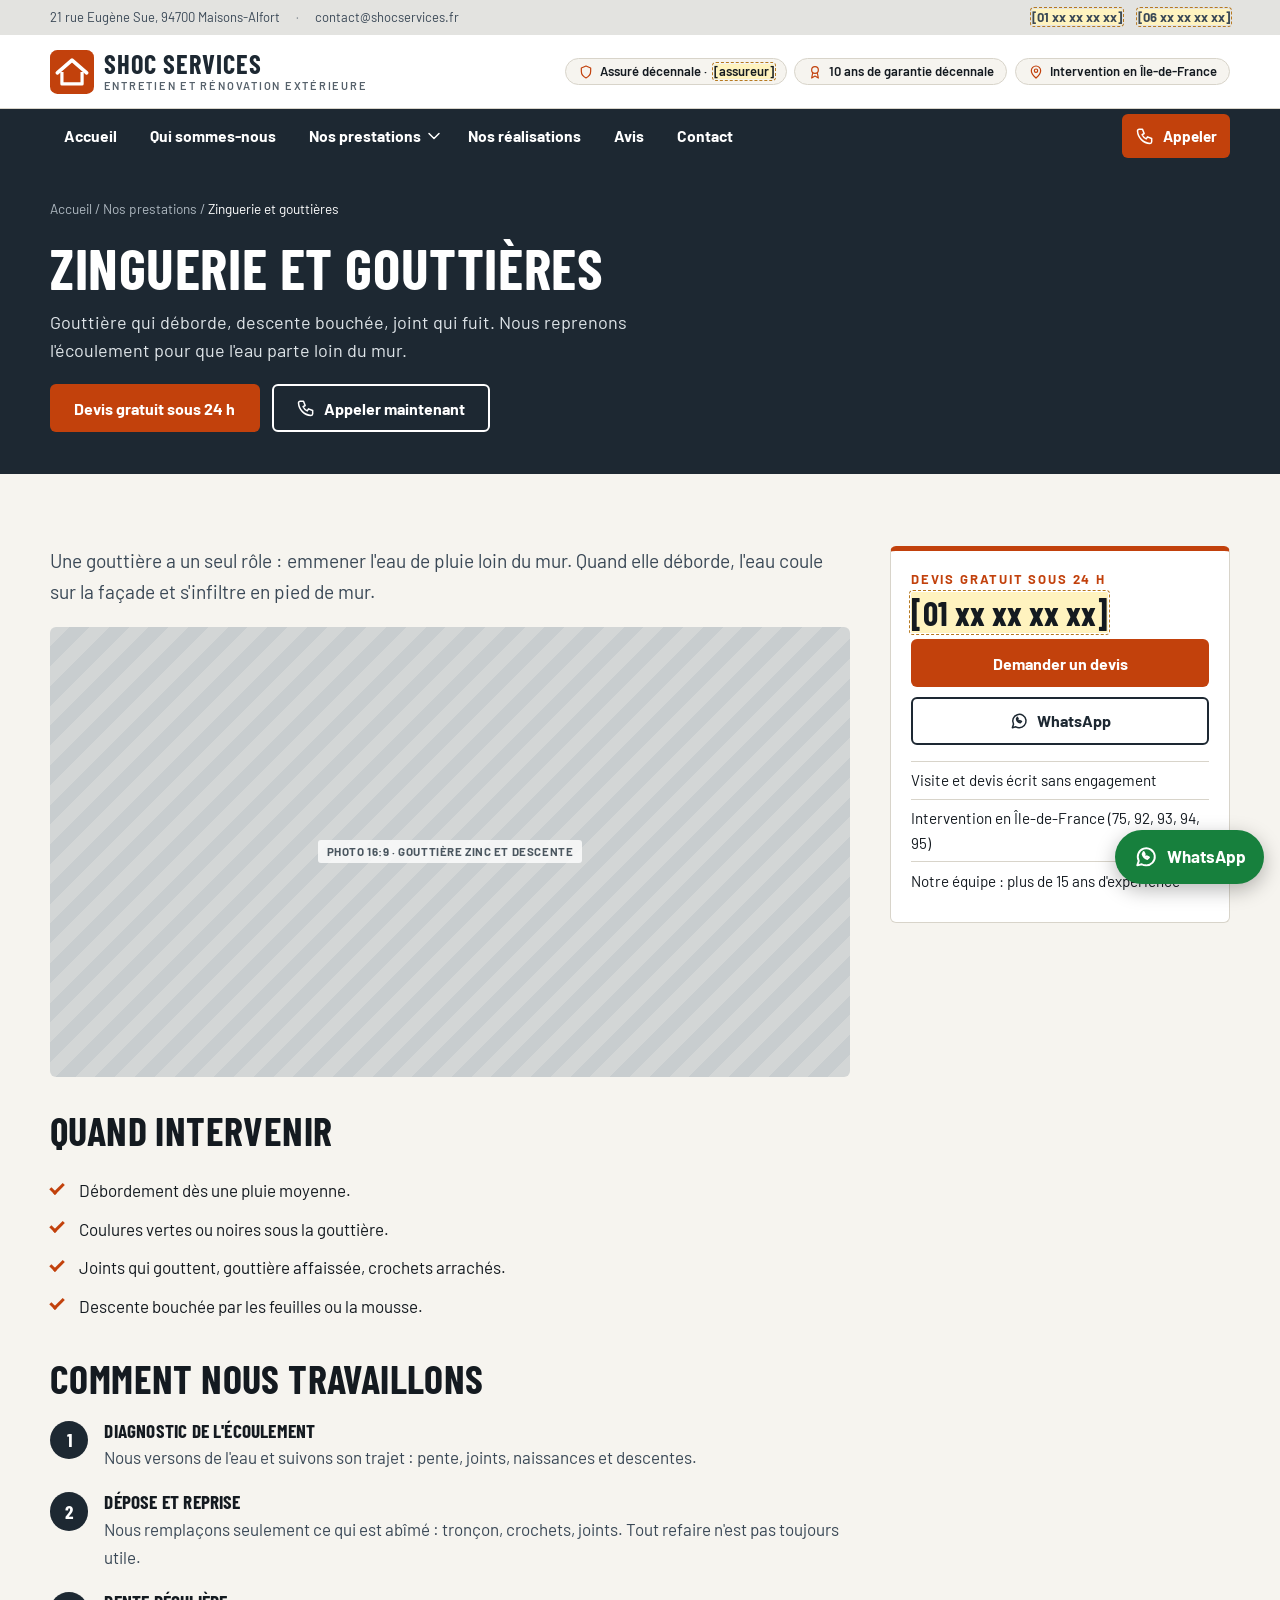
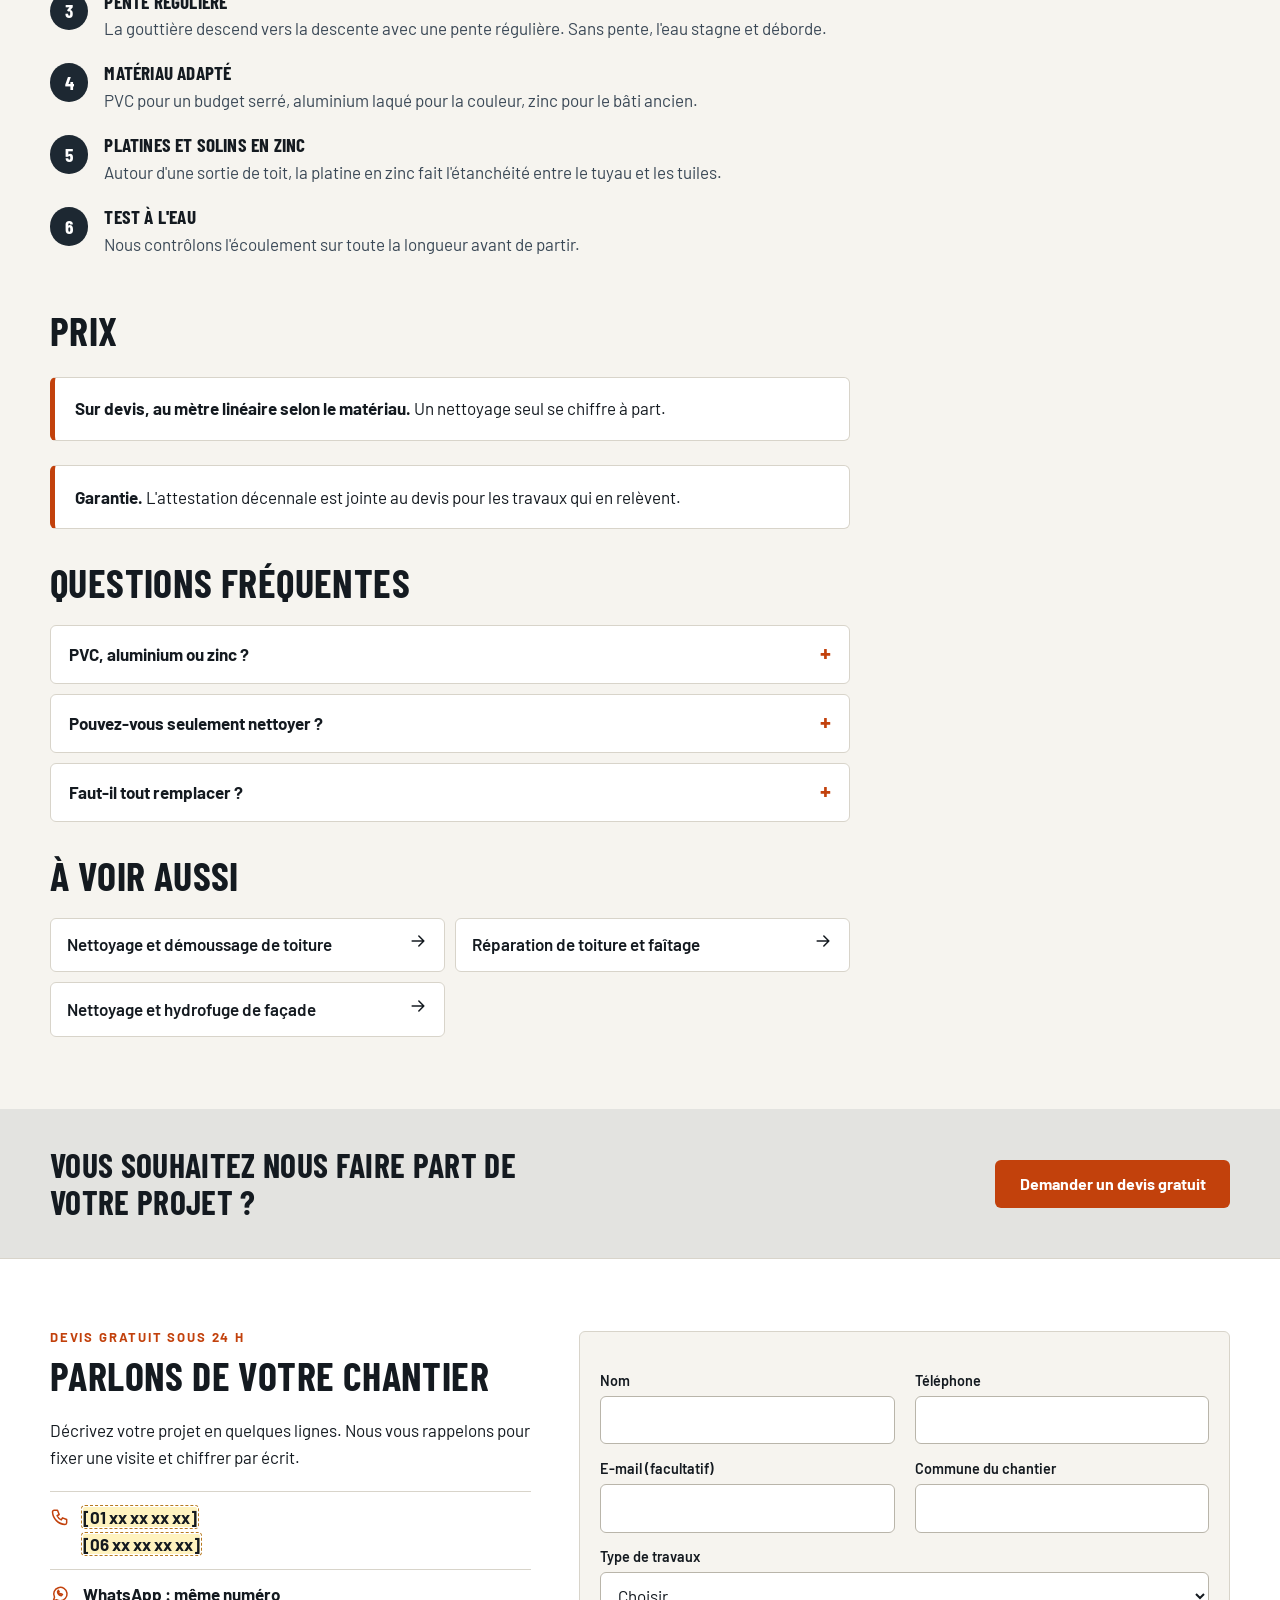
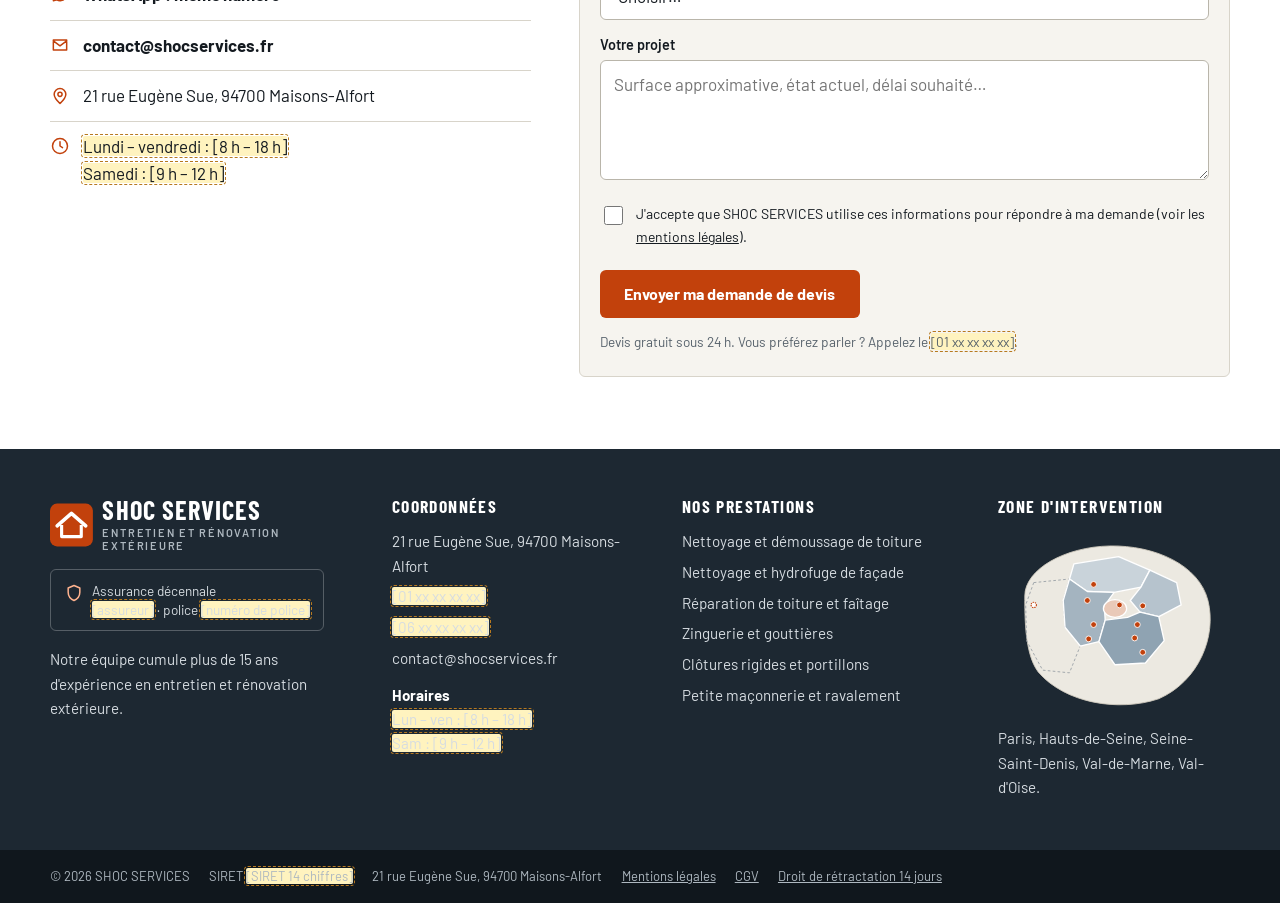
<file: zinguerie-gouttieres.html>
<!DOCTYPE html>
<html lang="fr">
<head>
<meta charset="utf-8">
<meta name="viewport" content="width=device-width, initial-scale=1">
<title>Gouttières et zinguerie en Île-de-France | SHOC SERVICES</title>
<meta name="description" content="Pose, réparation et nettoyage de gouttières, descentes et solins en Île-de-France, de Maisons-Alfort (94) à Nanterre (92). Devis gratuit sous 24 h.">
<meta name="theme-color" content="#1d2832">
<meta property="og:type" content="website">
<meta property="og:title" content="Gouttières et zinguerie en Île-de-France | SHOC SERVICES">
<meta property="og:description" content="Pose, réparation et nettoyage de gouttières, descentes et solins en Île-de-France, de Maisons-Alfort (94) à Nanterre (92). Devis gratuit sous 24 h.">
<meta property="og:locale" content="fr_FR">
<!-- PERSONNALISER : ajouter <link rel="canonical" href="https://www.VOTRE-DOMAINE.fr/{page}"> et une image og:image -->
<link rel="icon" href="favicon.svg" type="image/svg+xml">
<link rel="preconnect" href="https://fonts.googleapis.com">
<link rel="preconnect" href="https://fonts.gstatic.com" crossorigin>
<!-- Seule dépendance externe : Google Fonts. Pour être 100 % conforme RGPD, hébergez les polices sur votre serveur. -->
<link href="https://fonts.googleapis.com/css2?family=Barlow+Condensed:wght@600;700&family=Barlow:wght@400;500;600;700&display=swap" rel="stylesheet">
<link rel="stylesheet" href="style.css">
</head>
<body>
<a class="skip" href="#contenu">Aller au contenu</a>
<!-- 1. BANDEAU GRIS : adresse · mail · deux téléphones à droite -->
<div class="topbar">
  <div class="wrap">
    <div class="topbar-left">
      <span class="topbar-addr">21 rue Eugène Sue, 94700 Maisons-Alfort</span><span class="sep" aria-hidden="true">·</span>
      <a href="mailto:contact@shocservices.fr">contact@shocservices.fr</a>
    </div>
    <div class="topbar-right">
      <a href="tel:+33XXXXXXXXX"><span class="todo">[01 xx xx xx xx]</span></a>
      <a href="tel:+33XXXXXXXXX"><span class="todo">[06 xx xx xx xx]</span></a>
    </div>
  </div>
</div>
<!-- 2. EN-TÊTE : logo + 3 pastilles -->
<header class="site-head">
  <div class="wrap head-in">
    <a class="logo" href="index.html" aria-label="SHOC SERVICES, accueil"><svg viewBox="0 0 48 48" aria-hidden="true"><rect width="48" height="48" rx="8" fill="#c2410c"/><path d="M8 25L24 11l16 14" fill="none" stroke="#fff" stroke-width="4" stroke-linecap="round" stroke-linejoin="round"/><path d="M13 24v13h22V24" fill="none" stroke="#fff" stroke-width="3.5" stroke-linejoin="round"/></svg><span class="logo-txt">SHOC SERVICES<small>Entretien et rénovation extérieure</small></span></a>
    <ul class="pills" aria-label="Nos garanties">
      <li class="pill"><svg class="ic" viewBox="0 0 24 24" aria-hidden="true" fill="none" stroke="currentColor" stroke-width="1.8" stroke-linecap="round" stroke-linejoin="round"><path d="M12 3l7 3v5c0 5-3.2 8.2-7 10-3.8-1.8-7-5-7-10V6z"/></svg>Assuré décennale · <span class="todo">[assureur]</span></li>
      <li class="pill"><svg class="ic" viewBox="0 0 24 24" aria-hidden="true" fill="none" stroke="currentColor" stroke-width="1.8" stroke-linecap="round" stroke-linejoin="round"><path d="M12 4a5 5 0 100 10 5 5 0 000-10z M8.5 13.5L7 21l5-3 5 3-1.5-7.5"/></svg>10 ans de garantie décennale</li>
      <li class="pill"><svg class="ic" viewBox="0 0 24 24" aria-hidden="true" fill="none" stroke="currentColor" stroke-width="1.8" stroke-linecap="round" stroke-linejoin="round"><path d="M12 21s7-6.2 7-11a7 7 0 10-14 0c0 4.8 7 11 7 11z M12 7.5a2.5 2.5 0 100 5 2.5 2.5 0 000-5z"/></svg>Intervention en Île-de-France</li>
    </ul>
  </div>
</header>
<!-- 3. MENU FIXE (reste en haut de l'écran au défilement) -->
<nav class="nav" id="menu" aria-label="Navigation principale">
  <div class="wrap nav-in">
    <button class="nav-burger" id="burger" type="button" aria-expanded="false" aria-controls="navlist"><svg class="ic" viewBox="0 0 24 24" aria-hidden="true" fill="none" stroke="currentColor" stroke-width="1.8" stroke-linecap="round" stroke-linejoin="round"><path d="M4 7h16M4 12h16M4 17h16"/></svg>Menu</button>
    <a class="nav-call" href="tel:+33XXXXXXXXX" aria-label="Appeler maintenant"><svg class="ic" viewBox="0 0 24 24" aria-hidden="true" fill="none" stroke="currentColor" stroke-width="1.8" stroke-linecap="round" stroke-linejoin="round"><path d="M5 4h4l2 5-2.5 1.5a11 11 0 005 5L15 13l5 2v4a2 2 0 01-2 2A16 16 0 013 6a2 2 0 012-2z"/></svg><span>Appeler</span></a>
    <ul class="nav-list" id="navlist">
      <li><a href="index.html">Accueil</a></li>
      <li><a href="qui-sommes-nous.html">Qui sommes-nous</a></li>
      <li class="has-sub">
        <div class="row"><a href="index.html#prestations" aria-current="true">Nos prestations</a>
        <button class="sub-toggle" type="button" aria-expanded="false" aria-label="Afficher les 6 prestations"><svg class="ic" viewBox="0 0 24 24" aria-hidden="true" fill="none" stroke="currentColor" stroke-width="1.8" stroke-linecap="round" stroke-linejoin="round"><path d="M6 9l6 6 6-6"/></svg></button></div>
        <ul class="sub"><li><a href="demoussage-toiture.html">Nettoyage et démoussage de toiture</a></li><li><a href="nettoyage-facade.html">Nettoyage et hydrofuge de façade</a></li><li><a href="reparation-toiture-faitage.html">Réparation de toiture et faîtage</a></li><li><a href="zinguerie-gouttieres.html" aria-current="page">Zinguerie et gouttières</a></li><li><a href="clotures-rigides-portillons.html">Clôtures rigides et portillons</a></li><li><a href="petite-maconnerie-ravalement.html">Petite maçonnerie et ravalement</a></li></ul>
      </li>
      <li><a href="realisations.html">Nos réalisations</a></li>
      <li><a href="avis.html">Avis</a></li>
      <li><a href="contact.html">Contact</a></li>
    </ul>
  </div>
</nav>
<main id="contenu">
<section class="page-hero"><div class="wrap">
  <nav class="crumbs" aria-label="Fil d'Ariane"><a href="index.html">Accueil</a> / <a href="index.html#prestations">Nos prestations</a> / <span aria-current="page">Zinguerie et gouttières</span></nav>
  <h1>Zinguerie et gouttières</h1><p>Gouttière qui déborde, descente bouchée, joint qui fuit. Nous reprenons l'écoulement pour que l'eau parte loin du mur.</p><div class="btn-row" style="margin-top:1.2rem"><a class="btn btn-primary" href="#devis">Devis gratuit sous 24 h</a><a class="btn btn-ghost" href="tel:+33XXXXXXXXX"><svg class="ic" viewBox="0 0 24 24" aria-hidden="true" fill="none" stroke="currentColor" stroke-width="1.8" stroke-linecap="round" stroke-linejoin="round"><path d="M5 4h4l2 5-2.5 1.5a11 11 0 005 5L15 13l5 2v4a2 2 0 01-2 2A16 16 0 013 6a2 2 0 012-2z"/></svg>Appeler maintenant</a></div></div></section>
<section class="section"><div class="wrap svc-layout">
  <article class="prose">
    <p class="lead">Une gouttière a un seul rôle&nbsp;: emmener l'eau de pluie loin du mur. Quand elle déborde, l'eau coule sur la façade et s'infiltre en pied de mur.</p>
    <!-- IMAGE 16:9 (1600×900 px) → <img src="img/zinguerie-gouttieres.jpg" width="1600" height="900" alt="Gouttière zinc et descente" loading="lazy" class="cover"> -->
<div class="ph" style="--r:16/9" role="img" aria-label="Gouttière zinc et descente"><span>Photo 16:9 · Gouttière zinc et descente</span></div>
    <h2>Quand intervenir</h2>
    <ul class="checks"><li>Débordement dès une pluie moyenne.</li><li>Coulures vertes ou noires sous la gouttière.</li><li>Joints qui gouttent, gouttière affaissée, crochets arrachés.</li><li>Descente bouchée par les feuilles ou la mousse.</li></ul>
    <h2>Comment nous travaillons</h2>
    <ol class="steps"><li><h3>Diagnostic de l'écoulement</h3><p>Nous versons de l'eau et suivons son trajet&nbsp;: pente, joints, naissances et descentes.</p></li><li><h3>Dépose et reprise</h3><p>Nous remplaçons seulement ce qui est abîmé&nbsp;: tronçon, crochets, joints. Tout refaire n'est pas toujours utile.</p></li><li><h3>Pente régulière</h3><p>La gouttière descend vers la descente avec une pente régulière. Sans pente, l'eau stagne et déborde.</p></li><li><h3>Matériau adapté</h3><p>PVC pour un budget serré, aluminium laqué pour la couleur, zinc pour le bâti ancien.</p></li><li><h3>Platines et solins en zinc</h3><p>Autour d'une sortie de toit, la platine en zinc fait l'étanchéité entre le tuyau et les tuiles.</p></li><li><h3>Test à l'eau</h3><p>Nous contrôlons l'écoulement sur toute la longueur avant de partir.</p></li></ol>
    <h2>Prix</h2>
    <div class="box"><p><strong>Sur devis, au mètre linéaire selon le matériau.</strong> Un nettoyage seul se chiffre à part.</p></div>
    <div class="box"><p><strong>Garantie.</strong> L'attestation décennale est jointe au devis pour les travaux qui en relèvent.</p></div>
    <h2>Questions fréquentes</h2>
    <div class="faq"><details><summary>PVC, aluminium ou zinc&nbsp;?</summary><p>PVC&nbsp;: économique et léger. Aluminium&nbsp;: ne rouille pas, existe en couleurs. Zinc&nbsp;: durable, se patine, adapté au bâti ancien.</p></details><details><summary>Pouvez-vous seulement nettoyer&nbsp;?</summary><p>Oui. Nous retirons feuilles, mousses et dépôts, puis testons l'écoulement à l'eau.</p></details><details><summary>Faut-il tout remplacer&nbsp;?</summary><p>Pas toujours. Un joint, un crochet ou une pente reprise suffisent souvent.</p></details></div>
    <h2>À voir aussi</h2>
    <div class="related"><a href="demoussage-toiture.html">Nettoyage et démoussage de toiture<svg class="ic" viewBox="0 0 24 24" aria-hidden="true" fill="none" stroke="currentColor" stroke-width="1.8" stroke-linecap="round" stroke-linejoin="round"><path d="M5 12h14M13 6l6 6-6 6"/></svg></a><a href="reparation-toiture-faitage.html">Réparation de toiture et faîtage<svg class="ic" viewBox="0 0 24 24" aria-hidden="true" fill="none" stroke="currentColor" stroke-width="1.8" stroke-linecap="round" stroke-linejoin="round"><path d="M5 12h14M13 6l6 6-6 6"/></svg></a><a href="nettoyage-facade.html">Nettoyage et hydrofuge de façade<svg class="ic" viewBox="0 0 24 24" aria-hidden="true" fill="none" stroke="currentColor" stroke-width="1.8" stroke-linecap="round" stroke-linejoin="round"><path d="M5 12h14M13 6l6 6-6 6"/></svg></a></div>
  </article>
  <aside class="side" aria-label="Devis">
    <span class="kicker">Devis gratuit sous 24 h</span>
    <a class="big" href="tel:+33XXXXXXXXX" style="text-decoration:none"><span class="todo">[01 xx xx xx xx]</span></a>
    <a class="btn btn-primary btn-block" href="#devis">Demander un devis</a>
    <a class="btn btn-line btn-block" href="https://wa.me/33XXXXXXXXX?text=Bonjour%20SHOC%20SERVICES%2C%20je%20souhaite%20un%20devis." rel="noopener"><svg class="ic" viewBox="0 0 24 24" aria-hidden="true" fill="none" stroke="currentColor" stroke-width="1.8" stroke-linecap="round" stroke-linejoin="round"><path d="M4 20l1.4-4.2A8 8 0 1112 20a8 8 0 01-3.8-1L4 20z M9 9.5c.3 2 2.5 4.2 4.5 4.5l1.5-1.5-2-1-1 .7c-.7-.4-1.3-1-1.7-1.7l.7-1-1-2z"/></svg>WhatsApp</a>
    <ul><li>Visite et devis écrit sans engagement</li><li>Intervention en Île-de-France (75, 92, 93, 94, 95)</li><li>Notre équipe&nbsp;: plus de 15 ans d'expérience</li></ul>
  </aside>
</div></section>
<!-- 9. BANDEAU CTA GRIS PLEINE LARGEUR -->
<section class="cta-band" aria-label="Demander un devis">
  <div class="wrap cta-in">
    <h2>Vous souhaitez nous faire part de votre projet&nbsp;?</h2>
    <a class="btn btn-primary" href="#devis">Demander un devis gratuit</a>
  </div>
</section>

</main>
<!-- 12. FORMULAIRE DE CONTACT FINAL -->
<section class="contact section" id="devis" aria-labelledby="devis-t">
  <div class="wrap contact-grid">
    <div>
      <span class="kicker">Devis gratuit sous 24 h</span>
      <h2 id="devis-t">Parlons de votre chantier</h2>
      <p>Décrivez votre projet en quelques lignes. Nous vous rappelons pour fixer une visite et chiffrer par écrit.</p>
      <ul class="contact-list">
        <li><svg class="ic" viewBox="0 0 24 24" aria-hidden="true" fill="none" stroke="currentColor" stroke-width="1.8" stroke-linecap="round" stroke-linejoin="round"><path d="M5 4h4l2 5-2.5 1.5a11 11 0 005 5L15 13l5 2v4a2 2 0 01-2 2A16 16 0 013 6a2 2 0 012-2z"/></svg><div><a href="tel:+33XXXXXXXXX"><span class="todo">[01 xx xx xx xx]</span></a><br><a href="tel:+33XXXXXXXXX"><span class="todo">[06 xx xx xx xx]</span></a></div></li>
        <li><svg class="ic" viewBox="0 0 24 24" aria-hidden="true" fill="none" stroke="currentColor" stroke-width="1.8" stroke-linecap="round" stroke-linejoin="round"><path d="M4 20l1.4-4.2A8 8 0 1112 20a8 8 0 01-3.8-1L4 20z M9 9.5c.3 2 2.5 4.2 4.5 4.5l1.5-1.5-2-1-1 .7c-.7-.4-1.3-1-1.7-1.7l.7-1-1-2z"/></svg><div><a href="https://wa.me/33XXXXXXXXX?text=Bonjour%20SHOC%20SERVICES%2C%20je%20souhaite%20un%20devis." rel="noopener">WhatsApp&nbsp;: même numéro</a></div></li>
        <li><svg class="ic" viewBox="0 0 24 24" aria-hidden="true" fill="none" stroke="currentColor" stroke-width="1.8" stroke-linecap="round" stroke-linejoin="round"><path d="M4 6h16v12H4z M4 7l8 6 8-6"/></svg><div><a href="mailto:contact@shocservices.fr">contact@shocservices.fr</a></div></li>
        <li><svg class="ic" viewBox="0 0 24 24" aria-hidden="true" fill="none" stroke="currentColor" stroke-width="1.8" stroke-linecap="round" stroke-linejoin="round"><path d="M12 21s7-6.2 7-11a7 7 0 10-14 0c0 4.8 7 11 7 11z M12 7.5a2.5 2.5 0 100 5 2.5 2.5 0 000-5z"/></svg><div>21 rue Eugène Sue, 94700 Maisons-Alfort</div></li>
        <li><svg class="ic" viewBox="0 0 24 24" aria-hidden="true" fill="none" stroke="currentColor" stroke-width="1.8" stroke-linecap="round" stroke-linejoin="round"><path d="M12 3a9 9 0 100 18 9 9 0 000-18z M12 7v5l3 2"/></svg><div><span class="todo">Lundi – vendredi&nbsp;: [8 h – 18 h]</span><br><span class="todo">Samedi&nbsp;: [9 h – 12 h]</span></div></li>
      </ul>
    </div>
    <div class="contact-card">
      <form class="form" action="https://formspree.io/f/[ID_FORMSPREE]" method="POST">
      <input type="hidden" name="_subject" value="Demande de devis — site SHOC SERVICES">
      <input class="hp" type="text" name="_gotcha" tabindex="-1" autocomplete="off" aria-hidden="true">
      <div class="form-grid two">
        <div><label for="f2-nom">Nom</label><input id="f2-nom" name="nom" type="text" autocomplete="name" required></div>
        <div><label for="f2-tel">Téléphone</label><input id="f2-tel" name="telephone" type="tel" inputmode="tel" autocomplete="tel" required></div>
        <div><label for="f2-email">E-mail (facultatif)</label><input id="f2-email" name="email" type="email" autocomplete="email"></div>
        <div><label for="f2-commune">Commune du chantier</label><input id="f2-commune" name="commune" type="text" autocomplete="address-level2" required></div>
        <div class="full"><label for="f2-type">Type de travaux</label>
          <select id="f2-type" name="type_travaux" required><option value="" selected disabled>Choisir…</option><option>Nettoyage et démoussage de toiture</option><option>Nettoyage et hydrofuge de façade</option><option>Réparation de toiture et faîtage</option><option>Zinguerie et gouttières</option><option>Clôtures rigides et portillons</option><option>Petite maçonnerie et ravalement</option><option>Autre ou je ne sais pas</option></select></div>
        <div class="full"><label for="f2-msg">Votre projet</label>
          <textarea id="f2-msg" name="message" placeholder="Surface approximative, état actuel, délai souhaité…"></textarea></div>
      </div>
      <label class="check"><input type="checkbox" name="consentement" value="oui" required>
        <span>J'accepte que SHOC SERVICES utilise ces informations pour répondre à ma demande (voir les <a href="mentions-legales.html#donnees">mentions légales</a>).</span></label>
      <button class="btn btn-primary" type="submit">Envoyer ma demande de devis</button>
      <p class="fine">Devis gratuit sous 24 h. Vous préférez parler&nbsp;? Appelez le <span class="todo">[01 xx xx xx xx]</span>.</p>
    </form>
    </div>
  </div>
</section>
<!-- 13. PIED DE PAGE 4 COLONNES -->
<footer class="footer">
  <div class="wrap foot-grid">
    <div>
      <a class="logo" href="index.html" aria-label="SHOC SERVICES, accueil"><svg viewBox="0 0 48 48" aria-hidden="true"><rect width="48" height="48" rx="8" fill="#c2410c"/><path d="M8 25L24 11l16 14" fill="none" stroke="#fff" stroke-width="4" stroke-linecap="round" stroke-linejoin="round"/><path d="M13 24v13h22V24" fill="none" stroke="#fff" stroke-width="3.5" stroke-linejoin="round"/></svg><span class="logo-txt">SHOC SERVICES<small>Entretien et rénovation extérieure</small></span></a>
      <div class="foot-badge"><svg class="ic" viewBox="0 0 24 24" aria-hidden="true" fill="none" stroke="currentColor" stroke-width="1.8" stroke-linecap="round" stroke-linejoin="round"><path d="M12 3l7 3v5c0 5-3.2 8.2-7 10-3.8-1.8-7-5-7-10V6z"/></svg><span>Assurance décennale<br><span class="todo">[assureur]</span> · police <span class="todo">[numéro de police]</span></span></div>
      <p style="margin-top:1rem">Notre équipe cumule plus de 15 ans d'expérience en entretien et rénovation extérieure.</p>
    </div>
    <div>
      <h3>Coordonnées</h3>
      <ul>
        <li>21 rue Eugène Sue, 94700 Maisons-Alfort</li>
        <li><a href="tel:+33XXXXXXXXX"><span class="todo">[01 xx xx xx xx]</span></a></li>
        <li><a href="tel:+33XXXXXXXXX"><span class="todo">[06 xx xx xx xx]</span></a></li>
        <li><a href="mailto:contact@shocservices.fr">contact@shocservices.fr</a></li>
        <li style="margin-top:.8rem"><strong style="color:#fff">Horaires</strong><br><span class="todo">Lun – ven&nbsp;: [8 h – 18 h]</span><br><span class="todo">Sam&nbsp;: [9 h – 12 h]</span></li>
      </ul>
    </div>
    <div>
      <h3>Nos prestations</h3>
      <ul><li><a href="demoussage-toiture.html">Nettoyage et démoussage de toiture</a></li><li><a href="nettoyage-facade.html">Nettoyage et hydrofuge de façade</a></li><li><a href="reparation-toiture-faitage.html">Réparation de toiture et faîtage</a></li><li><a href="zinguerie-gouttieres.html">Zinguerie et gouttières</a></li><li><a href="clotures-rigides-portillons.html">Clôtures rigides et portillons</a></li><li><a href="petite-maconnerie-ravalement.html">Petite maçonnerie et ravalement</a></li></ul>
    </div>
    <div class="foot-map">
      <h3>Zone d'intervention</h3>
      <svg viewBox="0 0 520 420" role="img" aria-labelledby="zt6"><title id="zt6">Carte stylisée de l'Île-de-France&nbsp;: zone d'intervention (75, 92, 93, 94, 95)</title><path d="M60 150C60 90 150 40 250 38 350 36 450 80 470 160 490 240 450 340 360 380 270 410 150 390 90 320 60 280 60 200 60 150z" fill="#ece9e1" stroke="#cfcabd" stroke-width="2"/><path d="M80 120L160 112 146 160 150 220 184 262 160 322 100 316 64 250 62 170z" fill="none" stroke="#9aa1a7" stroke-width="2" stroke-dasharray="6 5"/><g stroke="#fff" stroke-width="3" stroke-linejoin="round"><path d="M170 78L270 62 340 92 320 130 260 142 200 140 160 112z" fill="#c9d3da"/><path d="M320 130L340 92 400 120 410 170 360 196 318 186 296 160z" fill="#b6c3cd"/><path d="M160 112L200 140 260 142 238 172 240 204 226 252 184 262 150 220 146 160z" fill="#a4b4c0"/><path d="M240 204L290 198 318 186 360 196 372 250 330 300 262 304 226 252z" fill="#8fa3b2"/><ellipse cx="262" cy="178" rx="26" ry="20" fill="#e9c9b8"/></g><circle cx="214" cy="124" r="6.5" fill="#c2410c" stroke="#fff" stroke-width="2"><title>Argenteuil (95)</title></circle><circle cx="200" cy="160" r="6.5" fill="#c2410c" stroke="#fff" stroke-width="2"><title>Nanterre (92)</title></circle><circle cx="214" cy="214" r="6.5" fill="#c2410c" stroke="#fff" stroke-width="2"><title>Boulogne-Billancourt (92)</title></circle><circle cx="203" cy="246" r="6.5" fill="#c2410c" stroke="#fff" stroke-width="2"><title>Antony (92)</title></circle><circle cx="272" cy="170" r="6.5" fill="#c2410c" stroke="#fff" stroke-width="2"><title>Paris 10e (75)</title></circle><circle cx="324" cy="172" r="6.5" fill="#c2410c" stroke="#fff" stroke-width="2"><title>Montreuil (93)</title></circle><circle cx="312" cy="214" r="6.5" fill="#c2410c" stroke="#fff" stroke-width="2"><title>Vincennes (94)</title></circle><circle cx="306" cy="244" r="6.5" fill="#c2410c" stroke="#fff" stroke-width="2"><title>Maisons-Alfort (94)</title></circle><circle cx="324" cy="276" r="6.5" fill="#c2410c" stroke="#fff" stroke-width="2"><title>Créteil (94)</title></circle><g><circle cx="80" cy="170" r="6" fill="#fff" stroke="#c2410c" stroke-width="2.5" stroke-dasharray="3 2"><title>Bonnières-sur-Seine (78), sur demande</title></circle></g></svg>
      <p style="margin-top:.6rem">Paris, Hauts-de-Seine, Seine-Saint-Denis, Val-de-Marne, Val-d'Oise.</p>
    </div>
  </div>
  <div class="legal">
    <div class="wrap">
      <span>© 2026 SHOC SERVICES</span>
      <span>SIRET <span class="todo">[SIRET 14 chiffres]</span></span>
      <span>21 rue Eugène Sue, 94700 Maisons-Alfort</span>
      <a href="mentions-legales.html">Mentions légales</a>
      <a href="cgv.html">CGV</a>
      <a href="cgv.html#retractation">Droit de rétractation 14 jours</a>
    </div>
  </div>
</footer>
<!-- BOUTON WHATSAPP FLOTTANT (permanent). Remplacer 33XXXXXXXXX par le numéro au format international sans « + » -->
<a class="wa" href="https://wa.me/33XXXXXXXXX?text=Bonjour%20SHOC%20SERVICES%2C%20je%20souhaite%20un%20devis." rel="noopener" aria-label="Écrire sur WhatsApp"><svg class="ic" viewBox="0 0 24 24" aria-hidden="true" fill="none" stroke="currentColor" stroke-width="1.8" stroke-linecap="round" stroke-linejoin="round"><path d="M4 20l1.4-4.2A8 8 0 1112 20a8 8 0 01-3.8-1L4 20z M9 9.5c.3 2 2.5 4.2 4.5 4.5l1.5-1.5-2-1-1 .7c-.7-.4-1.3-1-1.7-1.7l.7-1-1-2z"/></svg><span>WhatsApp</span></a>
<script>
/* Menu mobile, sous-menu, carrousel du hero. Aucune bibliothèque. */
(function(){
  var nav=document.getElementById('menu'),b=document.getElementById('burger');
  if(b){b.addEventListener('click',function(){var o=nav.classList.toggle('open');b.setAttribute('aria-expanded',o);});}
  [].forEach.call(document.querySelectorAll('.sub-toggle'),function(t){
    t.addEventListener('click',function(){var li=t.parentNode.parentNode,o=li.classList.toggle('open');t.setAttribute('aria-expanded',o);});
  });
  var s=document.querySelectorAll('.slide'),d=document.querySelectorAll('.dots button');
  if(s.length>1){
    var i=0,timer=null;
    var show=function(n){s[i].classList.remove('is-active');d[i].removeAttribute('aria-current');
      i=(n+s.length)%s.length;s[i].classList.add('is-active');d[i].setAttribute('aria-current','true');};
    var stop=function(){clearInterval(timer);};
    [].forEach.call(d,function(x,n){x.addEventListener('click',function(){show(n);stop();});});
    var h=document.querySelector('.slides');
    h.addEventListener('mouseenter',stop);h.addEventListener('focusin',stop);
    if(!window.matchMedia('(prefers-reduced-motion: reduce)').matches){timer=setInterval(function(){show(i+1);},6500);}
  }
})();
</script>
</body>
</html>
</file>
<file: style.css>
/* ==========================================================================
   SHOC SERVICES — style.css
   Mobile-first. Aucune dépendance. Police : Google Fonts (Barlow / Barlow Condensed).
   PERSONNALISER : couleurs et polices dans :root ci-dessous.
   AVANT MISE EN LIGNE : supprimer la règle ".todo" (section 21) une fois
   tous les champs [entre crochets] remplis.
   ========================================================================== */

:root{
  --ink:#141a20; --slate:#1d2832; --slate-2:#26333f; --steel:#3a4856; --muted:#56616b;
  --paper:#f6f4ef; --white:#fff; --stone:#e8e5de; --line:#d8d4ca; --gray:#e3e3e0;
  --accent:#c2410c; --accent-d:#9a3412; --wa:#17803d; --wa-d:#116a32; --star:#b7791f;
  --f-head:"Barlow Condensed","Arial Narrow",Arial,sans-serif;
  --f-body:"Barlow",system-ui,-apple-system,"Segoe UI",Roboto,sans-serif;
  --wrap:1180px; --rad:6px; --shadow:0 6px 24px rgba(20,26,32,.10);
}

/* 1. Base ---------------------------------------------------------------- */
*,*::before,*::after{box-sizing:border-box}
html{scroll-behavior:smooth;-webkit-text-size-adjust:100%;scroll-padding-top:72px}
body{margin:0;font:400 1.0625rem/1.6 var(--f-body);color:var(--ink);background:var(--paper)}
img,svg{max-width:100%;display:block}
a{color:inherit}
p{margin:0 0 1em}
ul,ol{margin:0 0 1em;padding-left:1.25rem}
h1,h2,h3,h4{font-family:var(--f-head);font-weight:700;line-height:1.08;margin:0 0 .5em;text-transform:uppercase;letter-spacing:.01em}
h1{font-size:clamp(2.1rem,6.2vw,3.6rem)}
h2{font-size:clamp(1.7rem,4.2vw,2.5rem)}
h3{font-size:1.35rem}
:focus-visible{outline:3px solid var(--accent);outline-offset:2px}
.wrap{width:min(100% - 2.5rem,var(--wrap));margin-inline:auto}
.sr{position:absolute;width:1px;height:1px;overflow:hidden;clip:rect(0 0 0 0);white-space:nowrap}
.skip{position:absolute;left:-999px;top:0;background:var(--accent);color:#fff;padding:.6rem 1rem;z-index:100}
.skip:focus{left:0}
.section{padding:clamp(2.5rem,6vw,4.5rem) 0}
.section-head{max-width:46rem;margin-bottom:2rem}
.section-head p{color:var(--muted)}
.kicker{display:block;font:700 .8125rem/1 var(--f-body);letter-spacing:.14em;text-transform:uppercase;color:var(--accent);margin-bottom:.6rem}
.ic{width:1.25rem;height:1.25rem;flex:none}

/* 2. Boutons ------------------------------------------------------------- */
.btn{display:inline-flex;align-items:center;justify-content:center;gap:.5rem;min-height:48px;padding:.7rem 1.4rem;border-radius:var(--rad);border:2px solid transparent;font:700 1rem/1.2 var(--f-body);text-decoration:none;cursor:pointer;transition:background .15s,color .15s,border-color .15s}
.btn-primary{background:var(--accent);color:#fff}
.btn-primary:hover{background:var(--accent-d)}
.btn-ghost{border-color:#fff;color:#fff}
.btn-ghost:hover{background:#fff;color:var(--ink)}
.btn-dark{background:var(--slate);color:#fff}
.btn-dark:hover{background:var(--steel)}
.btn-line{border-color:var(--slate);color:var(--slate)}
.btn-line:hover{background:var(--slate);color:#fff}
.btn-block{width:100%}
.btn-row{display:flex;flex-wrap:wrap;gap:.75rem}

/* 3. Bandeau gris (adresse · mail · téléphones) ------------------------- */
.topbar{background:var(--gray);color:var(--steel);font-size:.8125rem}
.topbar .wrap{display:flex;flex-wrap:wrap;justify-content:space-between;gap:.2rem 1.25rem;padding:.45rem 0}
.topbar-left,.topbar-right{display:flex;flex-wrap:wrap;gap:.2rem 1rem;align-items:center}
.topbar-right{margin-left:auto;font-weight:700}
.topbar a{text-decoration:none}
.topbar a:hover{text-decoration:underline}
.topbar .sep{opacity:.5}
@media(max-width:559px){.topbar-addr,.topbar .sep{display:none}}

/* 4. En-tête : logo + pastilles ----------------------------------------- */
.site-head{background:var(--white);border-bottom:1px solid var(--line)}
.head-in{display:flex;flex-wrap:wrap;align-items:center;justify-content:space-between;gap:.75rem 1.5rem;padding:.9rem 0}
.logo{display:inline-flex;align-items:center;gap:.6rem;text-decoration:none;color:var(--slate)}
.logo svg{width:44px;height:44px}
.logo-txt{font:700 1.65rem/.95 var(--f-head);letter-spacing:.04em;text-transform:uppercase}
.logo-txt small{display:block;font:600 .6875rem/1.2 var(--f-body);letter-spacing:.16em;color:var(--muted);margin-top:.2rem}
.pills{display:flex;flex-wrap:wrap;gap:.45rem;list-style:none;margin:0;padding:0}
.pill{display:inline-flex;align-items:center;gap:.4rem;padding:.3rem .75rem;border:1px solid var(--line);border-radius:999px;background:var(--paper);font-size:.8125rem;font-weight:600;line-height:1.2}
.pill .ic{width:1rem;height:1rem;color:var(--accent)}

/* 5. Menu fixe + déroulant ---------------------------------------------- */
.nav{position:sticky;top:0;z-index:50;background:var(--slate);color:#fff}
.nav-in{display:flex;align-items:center;justify-content:space-between;min-height:54px}
.nav-burger,.nav-call{display:inline-flex;align-items:center;gap:.5rem;min-height:44px;padding:0 .8rem;background:none;border:0;color:#fff;font:700 .95rem var(--f-body);cursor:pointer;text-decoration:none}
.nav-call{background:var(--accent);border-radius:var(--rad)}
.nav-list{display:none;list-style:none;margin:0;padding:0;width:100%;order:3}
.nav-in{flex-wrap:wrap}
.nav.open .nav-list{display:block;padding-bottom:.75rem}
.nav-list a,.sub-toggle{color:#fff;text-decoration:none}
.nav-list>li>a,.nav-list>li>.row>a{display:block;padding:.75rem .25rem;font:700 1rem var(--f-body);border-top:1px solid rgba(255,255,255,.1)}
.nav-list a[aria-current="page"]{color:#ffb38f}
.row{display:flex;align-items:center;justify-content:space-between}
.row>a{flex:1}
.sub-toggle{background:none;border:0;min-width:44px;min-height:44px;cursor:pointer}
.sub-toggle .ic{transition:transform .2s;margin:auto}
.has-sub.open .sub-toggle .ic{transform:rotate(180deg)}
.sub{display:none;list-style:none;margin:0;padding:0 0 .5rem .75rem}
.has-sub.open>.sub{display:block}
.sub a{display:block;padding:.5rem .25rem;font-size:.95rem;font-weight:500;opacity:.9}
.sub a:hover{opacity:1;text-decoration:underline}
@media(min-width:900px){
  .nav-burger{display:none}
  .nav-call{order:2;margin-left:auto}
  .nav-in{flex-wrap:nowrap}
  .nav-list{display:flex;width:auto;order:0;padding:0!important;gap:.25rem}
  .nav-list>li{position:relative}
  .nav-list>li>a,.nav-list>li>.row>a{border:0;padding:1rem .9rem;font-size:.98rem}
  .nav-list>li>a:hover,.nav-list>li>.row>a:hover{color:#ffb38f}
  .row>a{padding-right:.2rem!important}
  .sub-toggle{min-width:28px;margin-left:-.4rem}
  .sub{position:absolute;left:0;top:100%;min-width:20rem;background:var(--slate-2);padding:.5rem 0;box-shadow:var(--shadow);border-top:3px solid var(--accent)}
  .has-sub:hover>.sub,.has-sub:focus-within>.sub,.has-sub.open>.sub{display:block}
  .sub a{padding:.6rem 1.1rem}
}

/* 6. Hero + carrousel ---------------------------------------------------- */
.hero{background:var(--slate)}
.hero-grid{display:grid;grid-template-columns:1fr}
.slides{position:relative;min-height:500px;background:var(--steel);overflow:hidden}
.slide{position:absolute;inset:0;display:flex;align-items:flex-end;opacity:0;visibility:hidden;transition:opacity .7s ease,visibility .7s}
.slide.is-active{opacity:1;visibility:visible}
.slide .ph{position:absolute;inset:0;aspect-ratio:auto;border-radius:0;background:linear-gradient(135deg,#4a5864,#2a353f);color:#cbd3d9}
.slide .ph span{background:rgba(0,0,0,.35);color:#e6eaed;top:1rem;right:1rem;position:absolute}
.slide::after{content:"";position:absolute;inset:0;background:linear-gradient(0deg,rgba(15,22,28,.92) 0%,rgba(15,22,28,.55) 55%,rgba(15,22,28,.25) 100%)}
.slide-txt{position:relative;z-index:2;color:#fff;padding:2rem 1.25rem 4.5rem;max-width:44rem}
.slide-txt .kicker{color:#ffb38f}
.slide-title{font:700 clamp(2.2rem,7vw,3.9rem)/1.02 var(--f-head);text-transform:uppercase;margin:0 0 .6rem}
.slide-sub{font-size:1.125rem;max-width:36rem;margin-bottom:1.4rem;color:#e6eaed}
.dots{position:absolute;z-index:3;left:1.25rem;bottom:1.25rem;display:flex;gap:.5rem}
.dots button{width:2.2rem;height:.5rem;border-radius:3px;border:0;background:rgba(255,255,255,.4);cursor:pointer;padding:0}
.dots button[aria-current="true"]{background:var(--accent)}
.hero-aside{background:var(--white);padding:1.5rem 1.25rem;border-top:4px solid var(--accent)}
.hero-aside h2{font-size:1.7rem;margin-bottom:.3rem}
.hero-aside .note{font-size:.9rem;color:var(--muted);margin-bottom:1rem}
@media(min-width:600px){.slides{min-height:540px}.slide-txt{padding:3rem 2rem 5rem}.dots{left:2rem}}
@media(min-width:960px){
  .hero-grid{grid-template-columns:1fr 360px}
  .slides{min-height:620px}
  .slide-txt{padding-left:max(2rem,calc((100vw - 360px - var(--wrap))/2 + 1.25rem))}
  .dots{left:max(2rem,calc((100vw - 360px - var(--wrap))/2 + 1.25rem))}
  .hero-aside{border-top:0;border-left:4px solid var(--accent);display:flex;flex-direction:column;justify-content:center;padding:2rem 1.75rem}
}

/* 7. Formulaires --------------------------------------------------------- */
.form label{display:block;font-weight:600;font-size:.9rem;margin:.8rem 0 .25rem}
.form input[type=text],.form input[type=tel],.form input[type=email],.form select,.form textarea{width:100%;min-height:48px;padding:.6rem .8rem;border:1.5px solid #b9b5aa;border-radius:var(--rad);background:#fff;font:inherit;color:var(--ink)}
.form textarea{min-height:120px;resize:vertical}
.form input:focus,.form select:focus,.form textarea:focus{outline:3px solid rgba(194,65,12,.35);border-color:var(--accent)}
.form .btn{margin-top:1.1rem}
.form .check{display:flex;gap:.6rem;align-items:flex-start;margin-top:1rem;font-size:.875rem;font-weight:400}
.form .check input{width:1.2rem;height:1.2rem;margin-top:.15rem;flex:none}
.form .hp{position:absolute;left:-9999px;width:1px;height:1px;opacity:0}
.form .fine{font-size:.85rem;color:var(--muted);margin:.8rem 0 0}
.form-grid{display:grid;gap:0 1.25rem}
@media(min-width:700px){.form-grid.two{grid-template-columns:1fr 1fr}.form-grid .full{grid-column:1/-1}}

/* 8. Bandeau 4 arguments ------------------------------------------------- */
.args{background:var(--white);border-bottom:1px solid var(--line)}
.args-grid{display:grid;grid-template-columns:1fr}
.arg{display:flex;gap:1rem;padding:1.4rem 0;border-top:1px solid var(--line)}
.arg:first-child{border-top:0}
.arg .ic{width:2.4rem;height:2.4rem;color:var(--accent);flex:none}
.arg h3{font-size:1.2rem;margin-bottom:.25rem}
.arg p{margin:0;font-size:.95rem;color:var(--muted);line-height:1.45}
@media(min-width:720px){.args-grid{grid-template-columns:1fr 1fr}.arg:nth-child(2){border-top:0}.arg:nth-child(odd){padding-right:1.5rem}}
@media(min-width:1040px){.args-grid{grid-template-columns:repeat(4,1fr)}.arg{border-top:0;padding:1.8rem 1.25rem;border-left:1px solid var(--line)}.arg:first-child{border-left:0;padding-left:0}.arg:last-child{padding-right:0}}

/* 9. Qui sommes-nous (bloc) ---------------------------------------------- */
.about{display:grid;gap:2rem;align-items:center}
.about-photo .ph{border-radius:var(--rad)}
.counters{display:grid;grid-template-columns:repeat(3,1fr);gap:.75rem;margin-top:1.5rem}
.counter{background:var(--white);border:1px solid var(--line);border-top:4px solid var(--accent);border-radius:var(--rad);padding:.9rem .6rem;text-align:center}
.counter b{display:block;font:700 clamp(1.7rem,5vw,2.4rem)/1 var(--f-head)}
.counter span{display:block;font-size:.8rem;line-height:1.3;color:var(--muted);margin-top:.3rem}
@media(min-width:860px){.about{grid-template-columns:1.1fr .9fr;gap:3.5rem}}

/* 10. Grille prestations ------------------------------------------------- */
.svc-grid{display:grid;gap:1.25rem;grid-template-columns:1fr}
.svc-card{display:flex;flex-direction:column;background:var(--white);border:1px solid var(--line);border-radius:var(--rad);overflow:hidden;text-decoration:none;transition:transform .2s,box-shadow .2s}
.svc-card:hover{transform:translateY(-3px);box-shadow:var(--shadow)}
.svc-card .ph{border-radius:0}
.svc-body{display:flex;flex-direction:column;flex:1;padding:1.1rem 1.25rem 1.3rem}
.svc-body h3{margin-bottom:.4rem}
.svc-body p{color:var(--muted);flex:1}
.more{display:inline-flex;align-items:center;gap:.4rem;font-weight:700;color:var(--accent)}
.more .ic{width:1rem;height:1rem}
@media(min-width:640px){.svc-grid{grid-template-columns:1fr 1fr}}
@media(min-width:980px){.svc-grid{grid-template-columns:repeat(3,1fr)}}

/* 11. Prix --------------------------------------------------------------- */
.prices{background:var(--stone)}
.price-grid{display:grid;gap:1rem;grid-template-columns:1fr 1fr}
.price{background:var(--white);border-radius:var(--rad);padding:1.2rem 1.1rem;border-left:5px solid var(--accent)}
.price b{display:block;font:700 clamp(1.6rem,4.5vw,2.1rem)/1.05 var(--f-head);white-space:nowrap}
.price span{display:block;font-weight:600;margin-top:.35rem}
.price small{display:block;color:var(--muted);font-size:.85rem;line-height:1.35;margin-top:.15rem}
.price-note{margin-top:1.25rem;display:flex;flex-wrap:wrap;gap:.5rem 1.5rem;align-items:center;justify-content:space-between}
.price-note strong{font-size:1.05rem}
@media(min-width:900px){.price-grid{grid-template-columns:repeat(5,1fr)}}
@media(max-width:430px){.price-grid{grid-template-columns:1fr}}

/* 12. Bandeau CTA gris --------------------------------------------------- */
.cta-band{background:var(--gray)}
.cta-in{display:flex;flex-wrap:wrap;gap:1rem 2rem;align-items:center;justify-content:space-between;padding:2.4rem 0}
.cta-in h2{margin:0;font-size:clamp(1.5rem,3.6vw,2.1rem);max-width:34rem}

/* 13. Mur d'avis --------------------------------------------------------- */
.score{display:flex;flex-wrap:wrap;align-items:center;gap:1rem 2rem;margin-bottom:2rem}
.score-big{font:700 4.2rem/1 var(--f-head)}
.score-big small{font-size:1.6rem;color:var(--muted)}
.stars{color:var(--star);letter-spacing:.12em;font-size:1.1rem;white-space:nowrap}
.g-badge{display:inline-block;border:1px solid var(--line);background:#fff;border-radius:4px;padding:.15rem .5rem;font-size:.75rem;font-weight:700;color:var(--steel)}
.review-wall{display:grid;gap:1rem;grid-template-columns:1fr}
.review{background:var(--white);border:1px solid var(--line);border-radius:var(--rad);padding:1.2rem 1.25rem;display:flex;flex-direction:column;gap:.7rem}
.review header{display:flex;align-items:center;justify-content:space-between;gap:.5rem}
.review blockquote{margin:0;flex:1}
.review footer{font-size:.875rem;color:var(--muted)}
.review footer strong{color:var(--ink)}
.ba{display:grid;grid-template-columns:1fr 1fr;gap:.4rem}
.ba figure{margin:0;position:relative}
.ba figcaption{position:absolute;left:.4rem;top:.4rem;z-index:2;background:var(--slate);color:#fff;font:700 .7rem var(--f-body);letter-spacing:.08em;text-transform:uppercase;padding:.15rem .45rem;border-radius:3px}
.ba .ph{border-radius:4px}
@media(min-width:680px){.review-wall{grid-template-columns:1fr 1fr}}
@media(min-width:1000px){.review-wall{grid-template-columns:repeat(3,1fr)}}

/* 14. Zone --------------------------------------------------------------- */
.zone{display:grid;gap:2rem;align-items:center}
.zone-map svg{width:100%;height:auto;max-width:560px;margin-inline:auto}
.deps{list-style:none;padding:0;margin:0 0 1rem}
.deps li{display:flex;gap:.9rem;align-items:baseline;padding:.65rem 0;border-bottom:1px solid var(--line)}
.deps b{font:700 1.6rem/1 var(--f-head);min-width:2.6rem;color:var(--accent)}
.deps span{color:var(--muted);font-size:.95rem}
@media(min-width:860px){.zone{grid-template-columns:1fr 1fr;gap:3rem}}

/* 15. Contact final ------------------------------------------------------ */
.contact{background:var(--white);border-top:1px solid var(--line)}
.contact-grid{display:grid;gap:2rem}
.contact-card{background:var(--paper);border:1px solid var(--line);border-radius:var(--rad);padding:1.5rem 1.25rem}
.contact-list{list-style:none;padding:0;margin:1.25rem 0 0}
.contact-list li{display:flex;gap:.8rem;padding:.7rem 0;border-top:1px solid var(--line)}
.contact-list .ic{color:var(--accent);margin-top:.2rem}
.contact-list a{font-weight:700;text-decoration:none}
.contact-list a:hover{text-decoration:underline}
@media(min-width:900px){.contact-grid{grid-template-columns:.85fr 1.15fr;gap:3rem}}

/* 16. Pied de page ------------------------------------------------------- */
.footer{background:var(--slate);color:#d6dce1;font-size:.95rem}
.foot-grid{display:grid;gap:2rem;padding:3rem 0 2.2rem;grid-template-columns:1fr}
.footer h3{color:#fff;font-size:1.1rem;letter-spacing:.08em;margin-bottom:.8rem}
.footer a{text-decoration:none}
.footer a:hover{text-decoration:underline;color:#fff}
.footer ul{list-style:none;padding:0;margin:0}
.footer li{margin-bottom:.4rem}
.footer .logo{color:#fff}
.footer .logo-txt small{color:#aeb8c0}
.foot-badge{display:inline-flex;gap:.5rem;align-items:flex-start;margin-top:1rem;padding:.7rem .8rem;border:1px solid rgba(255,255,255,.25);border-radius:var(--rad);font-size:.85rem;line-height:1.4}
.foot-badge .ic{color:#ffb38f;margin-top:.1rem}
.foot-map svg{width:100%;max-width:240px;height:auto}
.legal{background:#10171d;color:#aeb8c0;font-size:.8125rem}
.legal .wrap{display:flex;flex-wrap:wrap;gap:.4rem 1.2rem;padding:1rem 0}
.legal a{text-decoration:underline}
@media(min-width:700px){.foot-grid{grid-template-columns:1fr 1fr}}
@media(min-width:1040px){.foot-grid{grid-template-columns:1.2fr 1fr 1.1fr .9fr}}

/* 17. Bouton WhatsApp flottant -------------------------------------------- */
.wa{position:fixed;right:1rem;bottom:1rem;z-index:60;display:inline-flex;align-items:center;gap:.55rem;min-height:54px;padding:0 1.1rem;border-radius:999px;background:var(--wa);color:#fff;text-decoration:none;font-weight:700;box-shadow:0 6px 20px rgba(0,0,0,.28)}
.wa:hover{background:var(--wa-d)}
.wa .ic{width:1.6rem;height:1.6rem}
@media(max-width:559px){.wa span{display:none}.wa{width:56px;height:56px;padding:0;justify-content:center}}

/* 18. Placeholders image -------------------------------------------------- */
/* Remplacer chaque .ph par <img src="img/xxx.jpg" width=".." height=".." alt=".." loading="lazy">
   et conserver le ratio via aspect-ratio:var(--r) + object-fit:cover. */
.ph{position:relative;display:grid;place-items:center;aspect-ratio:var(--r,4/3);background:repeating-linear-gradient(135deg,#d3d6d6 0 14px,#c8cdcf 14px 28px);color:#4a565f;text-align:center;padding:.5rem;overflow:hidden;border-radius:var(--rad)}
.ph span{font:700 .72rem/1.3 var(--f-body);letter-spacing:.05em;text-transform:uppercase;background:rgba(255,255,255,.78);padding:.25rem .55rem;border-radius:3px;max-width:92%}
img.cover{width:100%;height:100%;object-fit:cover;aspect-ratio:var(--r,4/3)}

/* 19. Pages intérieures --------------------------------------------------- */
.page-hero{background:var(--slate);color:#fff;padding:2.2rem 0 2.6rem}
.page-hero h1{margin-bottom:.6rem}
.page-hero p{max-width:40rem;color:#dfe5e9;font-size:1.125rem}
.crumbs{font-size:.85rem;margin-bottom:1rem;color:#aeb8c0}
.crumbs a{text-decoration:none}
.crumbs a:hover{text-decoration:underline}
.crumbs span[aria-current]{color:#fff}
.svc-layout{display:grid;gap:2.5rem}
.prose h2{margin-top:2rem}
.prose h2:first-child{margin-top:0}
.prose .lead{font-size:1.2rem;color:var(--steel)}
.checks{list-style:none;padding:0}
.checks li{position:relative;padding:.35rem 0 .35rem 1.8rem}
.checks li::before{content:"";position:absolute;left:0;top:.7rem;width:.9rem;height:.5rem;border-left:3px solid var(--accent);border-bottom:3px solid var(--accent);transform:rotate(-45deg)}
.steps{list-style:none;padding:0;counter-reset:s}
.steps li{counter-increment:s;position:relative;padding:0 0 1.2rem 3.4rem}
.steps li::before{content:counter(s);position:absolute;left:0;top:0;width:2.4rem;height:2.4rem;border-radius:50%;background:var(--slate);color:#fff;display:grid;place-items:center;font:700 1.2rem var(--f-head)}
.steps h3{font-size:1.2rem;margin:.1rem 0 .2rem}
.steps p{margin:0;color:var(--steel)}
.box{background:var(--white);border:1px solid var(--line);border-left:5px solid var(--accent);border-radius:var(--rad);padding:1.1rem 1.25rem;margin:1.5rem 0}
.box p:last-child{margin:0}
.faq details{background:var(--white);border:1px solid var(--line);border-radius:var(--rad);margin-bottom:.6rem;padding:0 1.1rem}
.faq summary{cursor:pointer;font-weight:700;padding:.95rem 0;list-style:none;display:flex;justify-content:space-between;gap:1rem}
.faq summary::-webkit-details-marker{display:none}
.faq summary::after{content:"+";font-size:1.4rem;line-height:1;color:var(--accent)}
.faq details[open] summary::after{content:"–"}
.faq details p{color:var(--steel)}
.side{align-self:start;background:var(--white);border:1px solid var(--line);border-top:5px solid var(--accent);border-radius:var(--rad);padding:1.4rem 1.25rem}
.side .big{font:700 2.1rem/1 var(--f-head);display:block}
.side .btn{margin-top:.6rem}
.side ul{list-style:none;padding:0;margin:1rem 0 0;font-size:.95rem}
.side li{padding:.4rem 0;border-top:1px solid var(--line)}
.related{display:grid;gap:.6rem;grid-template-columns:1fr}
.related a{display:flex;justify-content:space-between;gap:1rem;background:var(--white);border:1px solid var(--line);border-radius:var(--rad);padding:.8rem 1rem;text-decoration:none;font-weight:600}
.related a:hover{border-color:var(--accent)}
.cards-3{display:grid;gap:1rem;grid-template-columns:1fr}
.info-card{background:var(--white);border:1px solid var(--line);border-radius:var(--rad);padding:1.3rem}
.info-card .ic{width:2rem;height:2rem;color:var(--accent);margin-bottom:.6rem}
.pair{background:var(--white);border:1px solid var(--line);border-radius:var(--rad);padding:1rem}
.pair-grid{display:grid;gap:1.5rem}
@media(min-width:640px){.related{grid-template-columns:1fr 1fr}.cards-3{grid-template-columns:repeat(2,1fr)}}
@media(min-width:900px){
  .svc-layout{grid-template-columns:1fr 340px}
  .side{position:sticky;top:76px}
  .cards-3{grid-template-columns:repeat(3,1fr)}
  .pair-grid{grid-template-columns:1fr 1fr}
}

/* 20. Pages légales -------------------------------------------------------- */
.legal-doc{max-width:50rem}
.legal-doc h2{font-size:1.5rem;margin-top:2rem}
.legal-doc p,.legal-doc li{color:var(--steel)}

/* 21. Champs à remplir ----------------------------------------------------- */
/* Surbrillance des [champs à personnaliser]. SUPPRIMER cette règle avant la mise en ligne. */
.todo{background:#fff3bf;outline:1px dashed #b7791f;outline-offset:1px;border-radius:2px}

/* 22. Mouvement réduit ----------------------------------------------------- */
@media(prefers-reduced-motion:reduce){
  *,*::before,*::after{transition:none!important;animation:none!important;scroll-behavior:auto!important}
}
</file>
